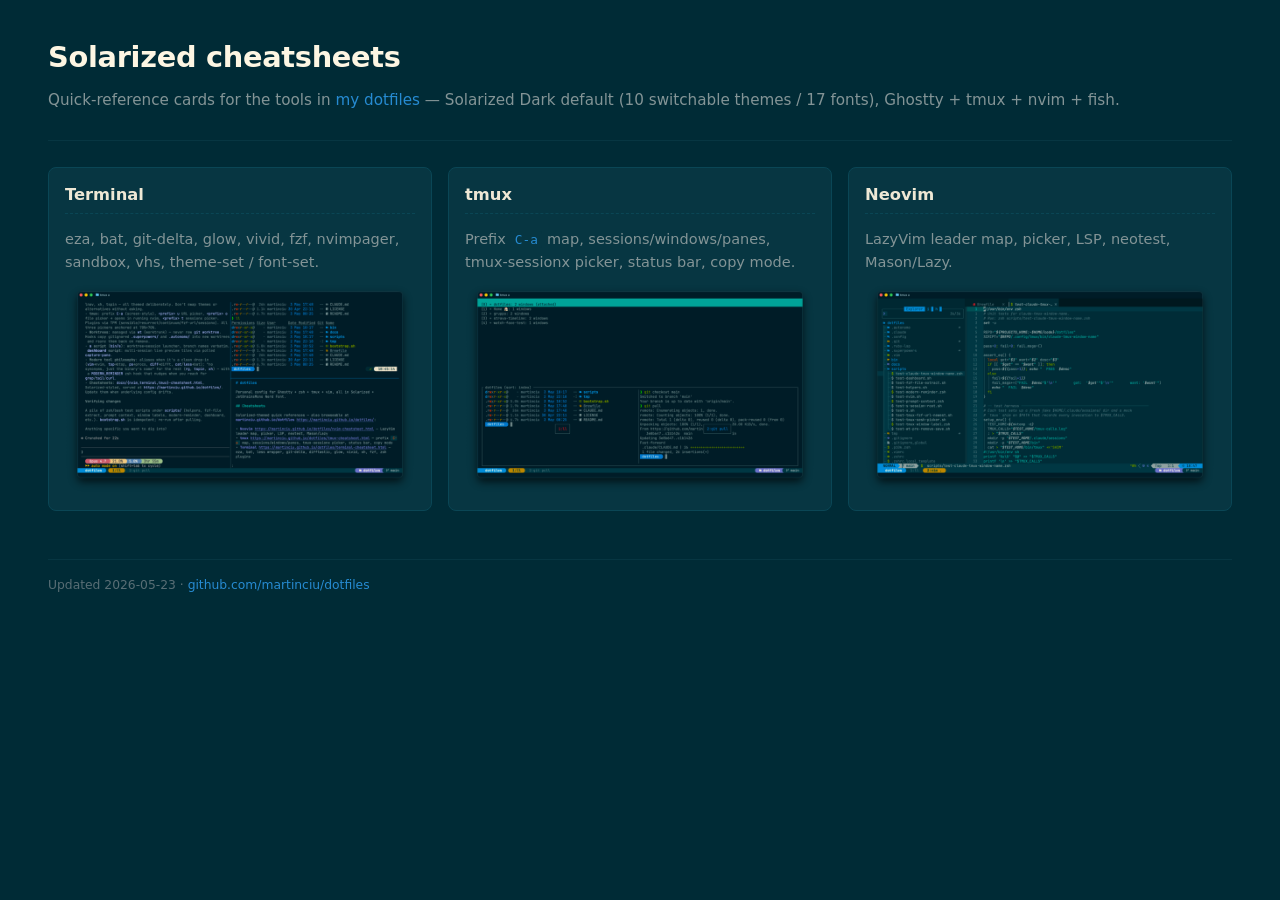
<file: docs/index.html>
<!doctype html>
<html lang="en">
<head>
<meta charset="utf-8" />
<meta name="viewport" content="width=device-width,initial-scale=1" />
<title>Solarized cheatsheets</title>
<link rel="stylesheet" href="style.css" />
<style>
  .card p { color: var(--base0); margin: .35rem 0 .6rem; }
  .card .shot { margin-bottom: 0; }
</style>
</head>
<body>
<header>
  <h1>Solarized cheatsheets</h1>
  <p class="sub">Quick-reference cards for the tools in
    <a href="https://github.com/martinciu/dotfiles">my dotfiles</a> —
    Solarized Dark default (10 switchable themes / 17 fonts), Ghostty + tmux + nvim + fish.</p>
</header>

<div class="grid">
  <a class="card" href="terminal-cheatsheet.html">
    <h3>Terminal</h3>
    <p>eza, bat, git-delta, glow, vivid, fzf, nvimpager, sandbox, vhs, theme-set / font-set.</p>
    <span class="shot">
      <img src="images/example_terminal-thumb.png"
           alt="Solarized Dark terminal showing eza, bat, git-delta, fzf"
           width="800" height="483" loading="lazy" />
    </span>
  </a>
  <a class="card" href="tmux-cheatsheet.html">
    <h3>tmux</h3>
    <p>Prefix <code>C-a</code> map, sessions/windows/panes, tmux-sessionx picker, status bar, copy mode.</p>
    <span class="shot">
      <img src="images/example_tmux-thumb.png"
           alt="tmux session in Solarized Dark with hand-rolled status bar"
           width="800" height="483" loading="lazy" />
    </span>
  </a>
  <a class="card" href="nvim-cheatsheet.html">
    <h3>Neovim</h3>
    <p>LazyVim leader map, picker, LSP, neotest, Mason/Lazy.</p>
    <span class="shot">
      <img src="images/example_vim-thumb.png"
           alt="Neovim with LazyVim, Solarized Dark, JetBrainsMono Nerd Font"
           width="800" height="483" loading="lazy" />
    </span>
  </a>
</div>

<footer>
  Updated 2026-05-23 ·
  <a href="https://github.com/martinciu/dotfiles">github.com/martinciu/dotfiles</a>
</footer>
</body>
</html>
</file>
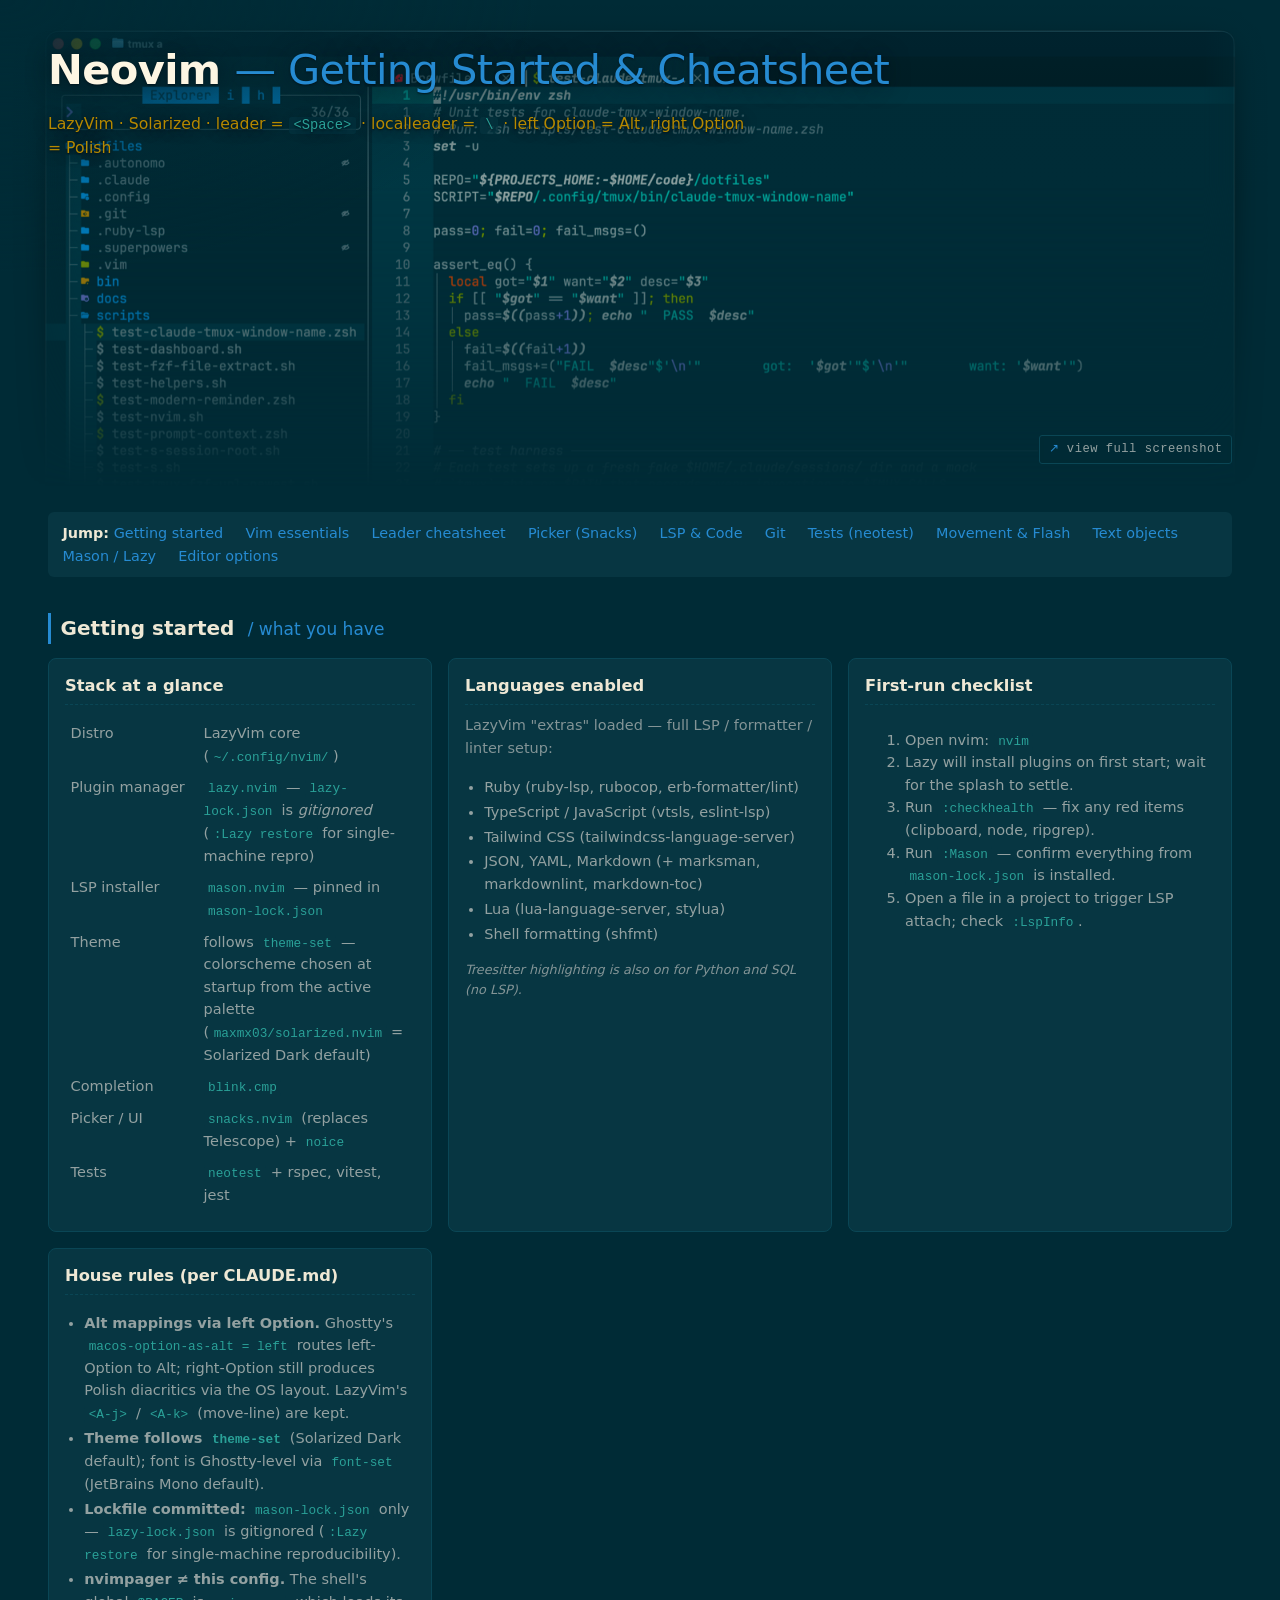
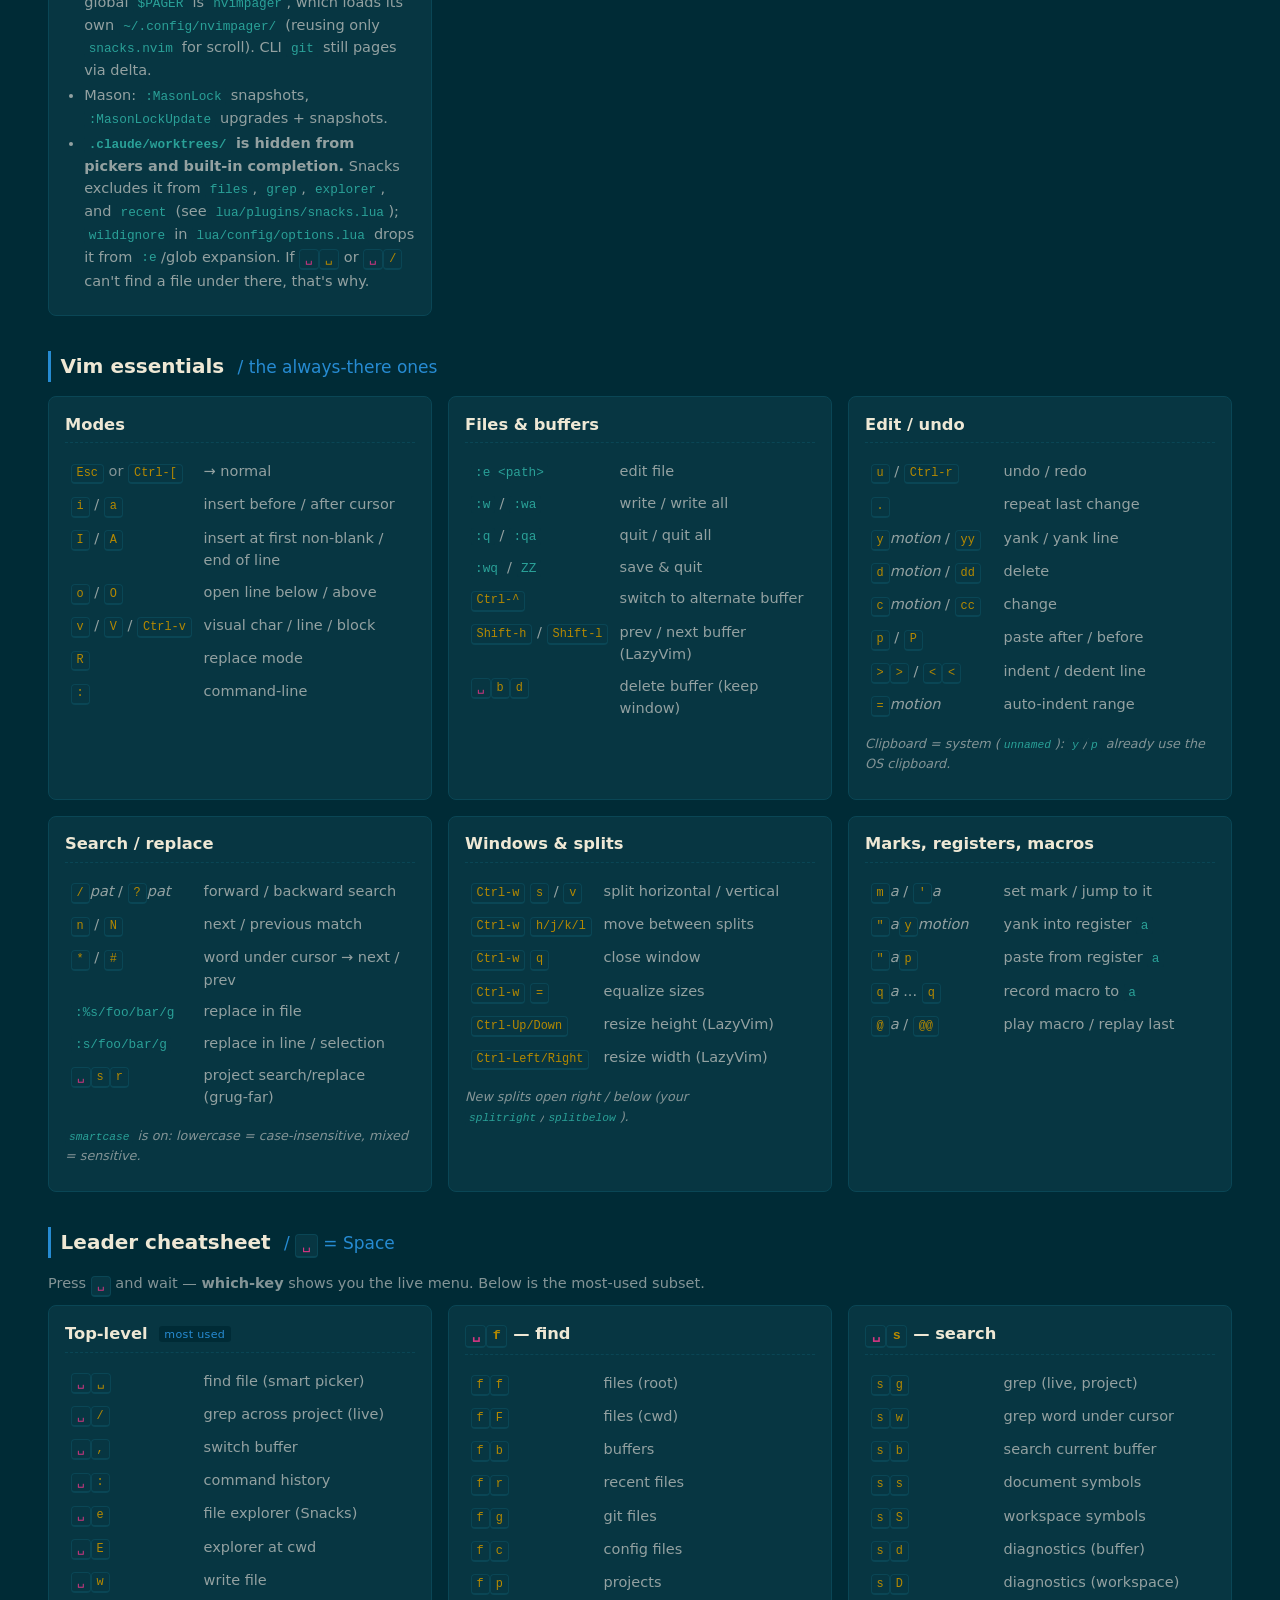
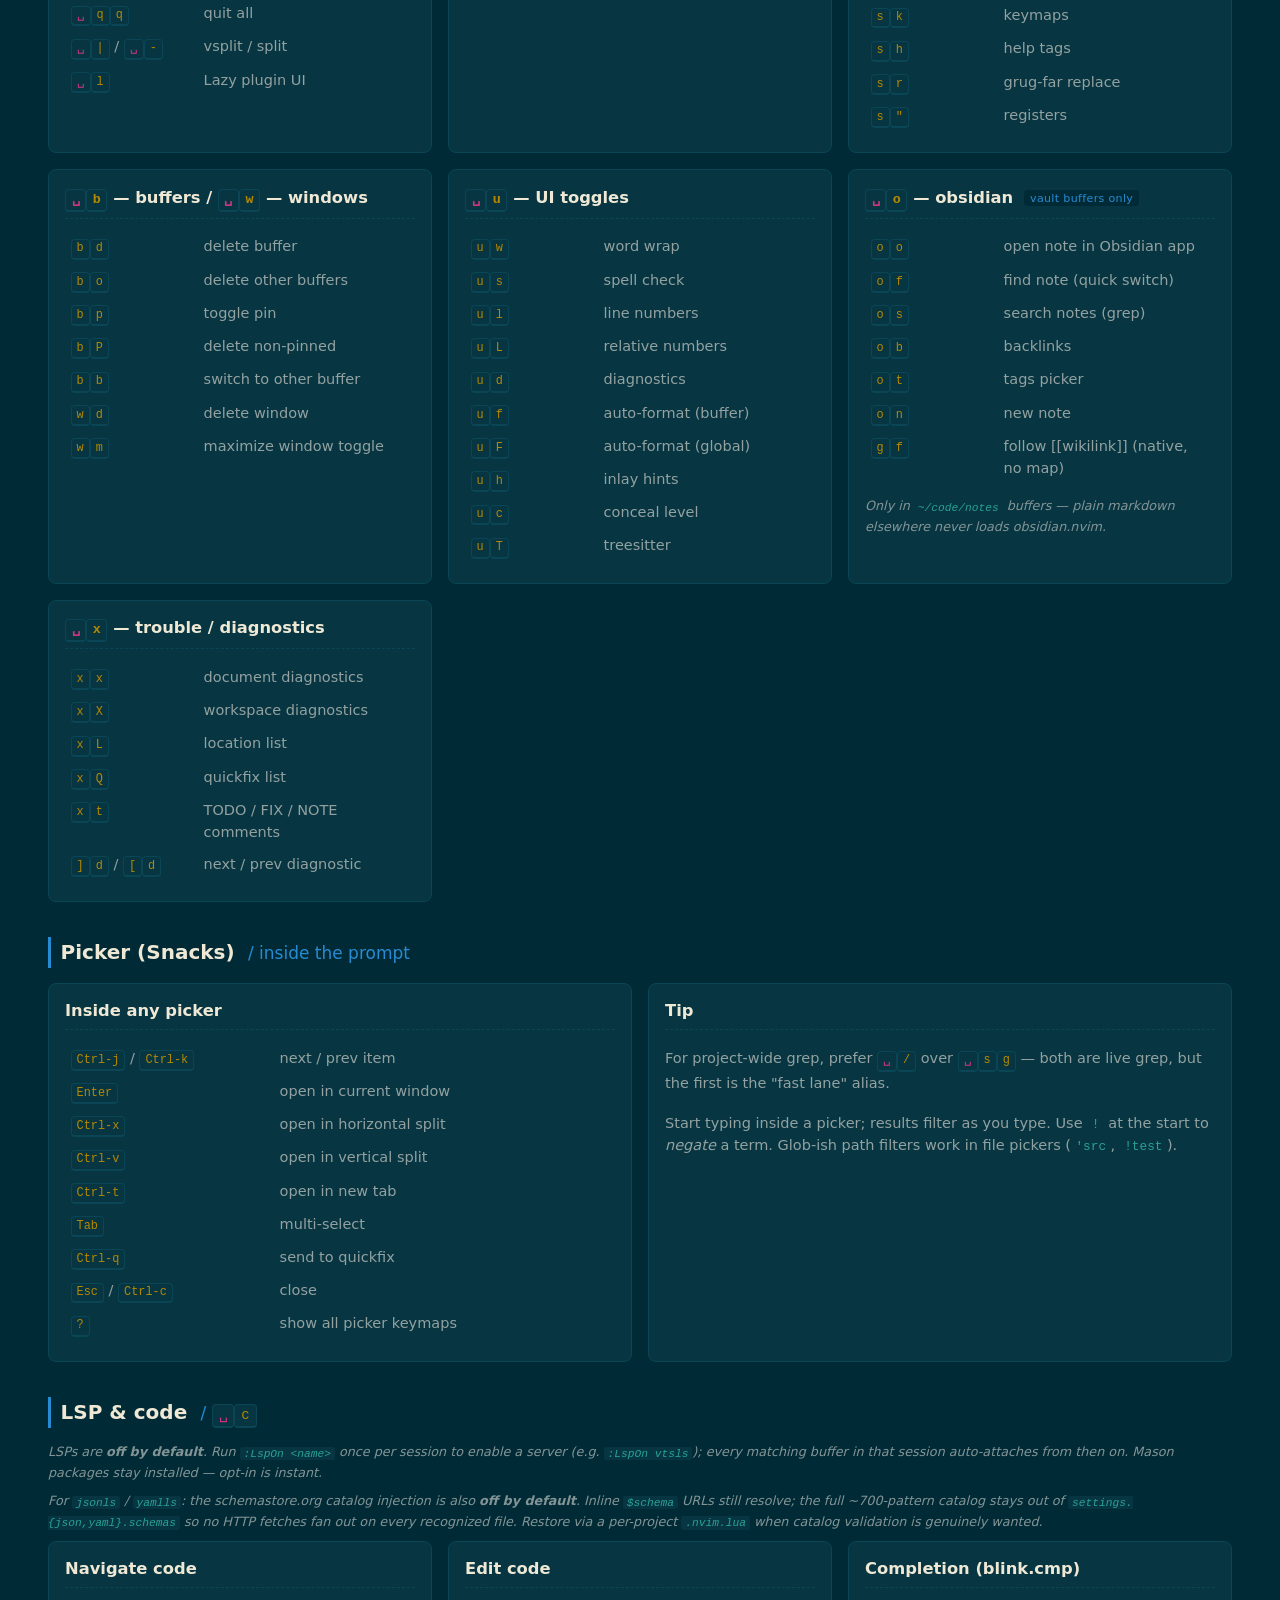
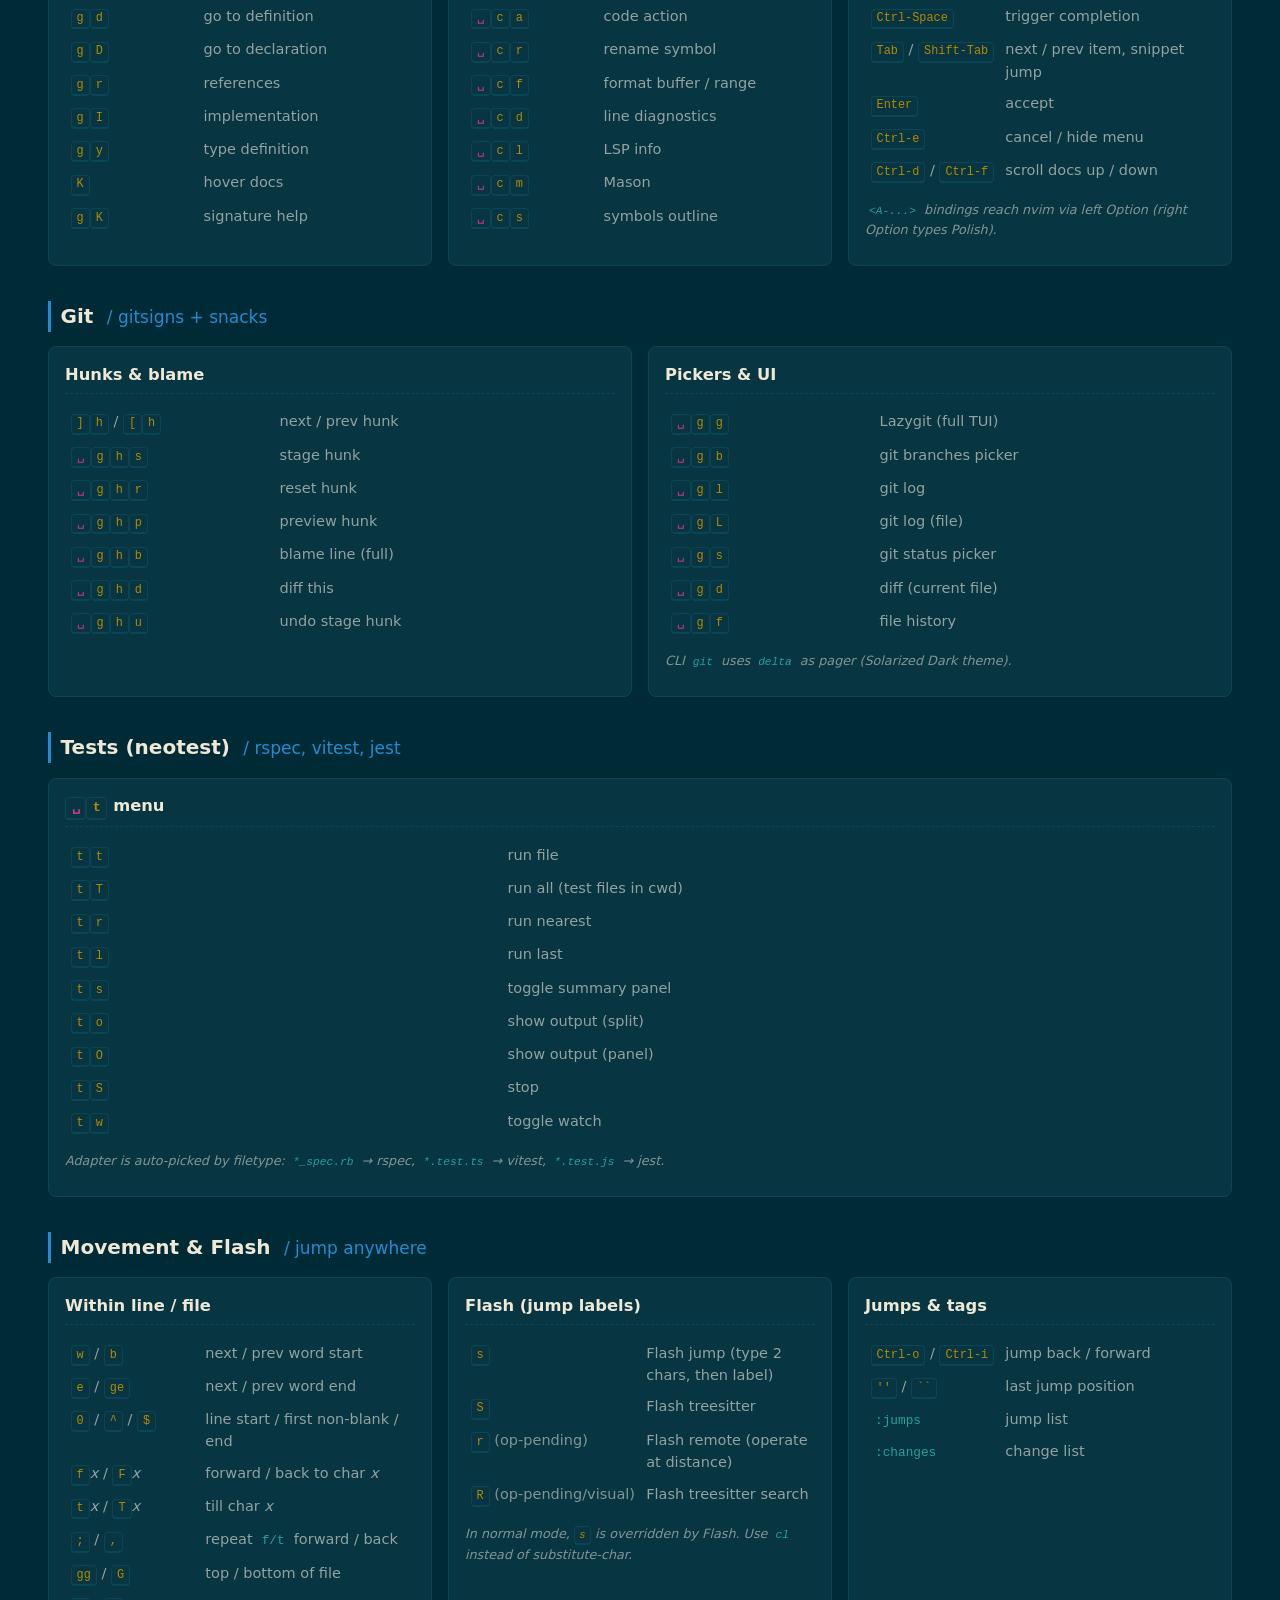
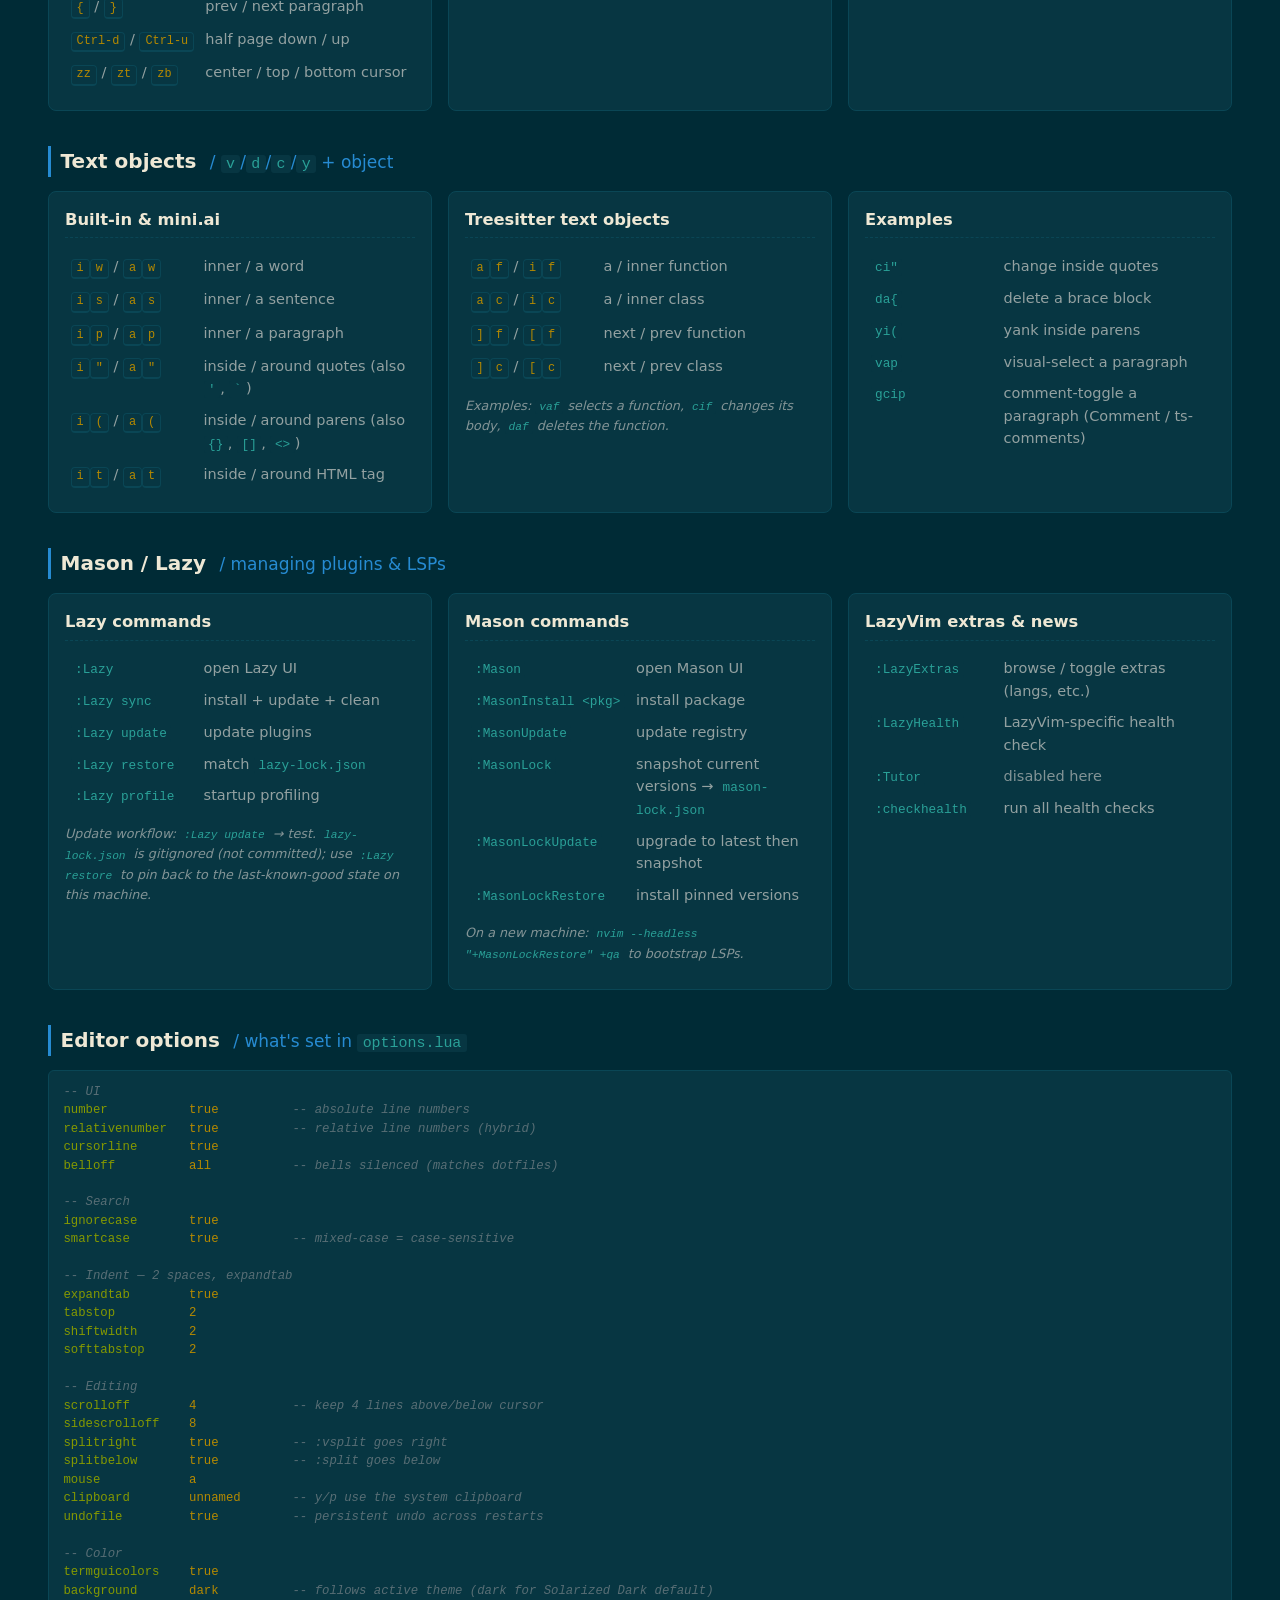
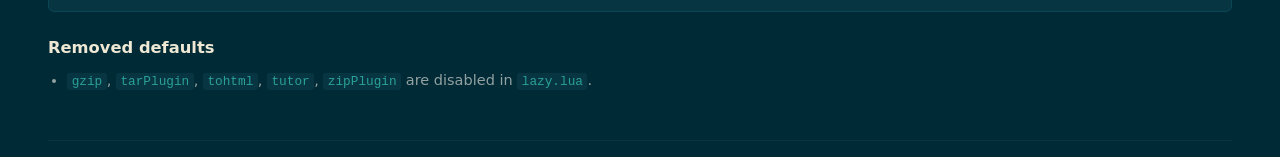
<file: docs/nvim-cheatsheet.html>
<!doctype html>
<html lang="en">
<head>
<meta charset="utf-8" />
<meta name="viewport" content="width=device-width,initial-scale=1" />
<title>Neovim — Getting Started &amp; Cheatsheet</title>
<link rel="stylesheet" href="style.css" />
<style>
  .k.leader { color: var(--magenta); }
  .k.mode   { color: var(--green); }
  td .sep   { color: var(--base01); margin: 0 .15em; }
</style>
</head>
<body>

<section class="hero-band">
  <a class="hero-img" href="images/example_vim.png" aria-label="Open full-size Neovim screenshot">
    <img src="images/example_vim-hero.png"
         alt="Neovim with LazyVim, Solarized Dark, JetBrainsMono Nerd Font"
         width="1600" height="967" loading="eager" />
  </a>
  <div class="hero-inner">
    <h1>Neovim <span class="accent">— Getting Started &amp; Cheatsheet</span></h1>
    <div class="sub">
      LazyVim &middot; Solarized &middot; leader = <code>&lt;Space&gt;</code> &middot; localleader = <code>\</code>
      &middot; <span class="accent">left Option = Alt</span>, right Option = Polish
    </div>
  </div>
  <a class="hero-cta" href="images/example_vim.png">view full screenshot</a>
</section>

<nav class="toc">
  <strong style="color:var(--base2)">Jump:</strong>
  <a href="#start">Getting started</a>
  <a href="#essentials">Vim essentials</a>
  <a href="#leader">Leader cheatsheet</a>
  <a href="#picker">Picker (Snacks)</a>
  <a href="#lsp">LSP &amp; Code</a>
  <a href="#git">Git</a>
  <a href="#test">Tests (neotest)</a>
  <a href="#nav">Movement &amp; Flash</a>
  <a href="#text">Text objects</a>
  <a href="#mason">Mason / Lazy</a>
  <a href="#options">Editor options</a>
</nav>

<!-- ═══════════════════════════════════════════════════════════════════════ -->
<h2 id="start">Getting started <span class="accent">/ what you have</span></h2>

<div class="grid">

  <div class="card">
    <h3>Stack at a glance</h3>
    <table>
      <tr><td class="key">Distro</td><td class="desc">LazyVim core (<code>~/.config/nvim/</code>)</td></tr>
      <tr><td class="key">Plugin manager</td><td class="desc"><code>lazy.nvim</code> — <code>lazy-lock.json</code> is <em>gitignored</em> (<code>:Lazy restore</code> for single-machine repro)</td></tr>
      <tr><td class="key">LSP installer</td><td class="desc"><code>mason.nvim</code> — pinned in <code>mason-lock.json</code></td></tr>
      <tr><td class="key">Theme</td><td class="desc">follows <code>theme-set</code> — colorscheme chosen at startup from the active palette (<code>maxmx03/solarized.nvim</code> = Solarized Dark default)</td></tr>
      <tr><td class="key">Completion</td><td class="desc"><code>blink.cmp</code></td></tr>
      <tr><td class="key">Picker / UI</td><td class="desc"><code>snacks.nvim</code> (replaces Telescope) + <code>noice</code></td></tr>
      <tr><td class="key">Tests</td><td class="desc"><code>neotest</code> + rspec, vitest, jest</td></tr>
    </table>
  </div>

  <div class="card">
    <h3>Languages enabled</h3>
    <p class="muted" style="margin-top:0">LazyVim "extras" loaded — full LSP / formatter / linter setup:</p>
    <ul class="compact">
      <li>Ruby (ruby-lsp, rubocop, erb-formatter/lint)</li>
      <li>TypeScript / JavaScript (vtsls, eslint-lsp)</li>
      <li>Tailwind CSS (tailwindcss-language-server)</li>
      <li>JSON, YAML, Markdown (+ marksman, markdownlint, markdown-toc)</li>
      <li>Lua (lua-language-server, stylua)</li>
      <li>Shell formatting (shfmt)</li>
    </ul>
    <p class="note">Treesitter highlighting is also on for Python and SQL (no LSP).</p>
  </div>

  <div class="card">
    <h3>First-run checklist</h3>
    <ol class="compact">
      <li>Open nvim: <code>nvim</code></li>
      <li>Lazy will install plugins on first start; wait for the splash to settle.</li>
      <li>Run <code>:checkhealth</code> — fix any red items (clipboard, node, ripgrep).</li>
      <li>Run <code>:Mason</code> — confirm everything from <code>mason-lock.json</code> is installed.</li>
      <li>Open a file in a project to trigger LSP attach; check <code>:LspInfo</code>.</li>
    </ol>
  </div>

  <div class="card">
    <h3>House rules (per CLAUDE.md)</h3>
    <ul class="compact">
      <li><strong>Alt mappings via left Option.</strong> Ghostty's <code>macos-option-as-alt = left</code> routes left-Option to Alt; right-Option still produces Polish diacritics via the OS layout. LazyVim's <code>&lt;A-j&gt;</code> / <code>&lt;A-k&gt;</code> (move-line) are kept.</li>
      <li><strong>Theme follows <code>theme-set</code></strong> (Solarized Dark default); font is Ghostty-level via <code>font-set</code> (JetBrains Mono default).</li>
      <li><strong>Lockfile committed:</strong> <code>mason-lock.json</code> only — <code>lazy-lock.json</code> is gitignored (<code>:Lazy restore</code> for single-machine reproducibility).</li>
      <li><strong>nvimpager ≠ this config.</strong> The shell's global <code>$PAGER</code> is <code>nvimpager</code>, which loads its own <code>~/.config/nvimpager/</code> (reusing only <code>snacks.nvim</code> for scroll). CLI <code>git</code> still pages via delta.</li>
      <li>Mason: <code>:MasonLock</code> snapshots, <code>:MasonLockUpdate</code> upgrades + snapshots.</li>
      <li><strong><code>.claude/worktrees/</code> is hidden from pickers and built-in completion.</strong>
        Snacks excludes it from <code>files</code>, <code>grep</code>, <code>explorer</code>, and <code>recent</code> (see <code>lua/plugins/snacks.lua</code>);
        <code>wildignore</code> in <code>lua/config/options.lua</code> drops it from <code>:e</code>/glob expansion.
        If <span class="k leader">␣</span><span class="k">␣</span> or <span class="k leader">␣</span><span class="k">/</span> can't find a file under there, that's why.</li>
    </ul>
  </div>

</div>

<!-- ═══════════════════════════════════════════════════════════════════════ -->
<h2 id="essentials">Vim essentials <span class="accent">/ the always-there ones</span></h2>

<div class="grid">

  <div class="card">
    <h3>Modes</h3>
    <table>
      <tr><td class="key"><span class="k">Esc</span> <span class="muted">or</span> <span class="k">Ctrl-[</span></td><td class="desc">→ normal</td></tr>
      <tr><td class="key"><span class="k">i</span> / <span class="k">a</span></td><td class="desc">insert before / after cursor</td></tr>
      <tr><td class="key"><span class="k">I</span> / <span class="k">A</span></td><td class="desc">insert at first non-blank / end of line</td></tr>
      <tr><td class="key"><span class="k">o</span> / <span class="k">O</span></td><td class="desc">open line below / above</td></tr>
      <tr><td class="key"><span class="k">v</span> / <span class="k">V</span> / <span class="k">Ctrl-v</span></td><td class="desc">visual char / line / block</td></tr>
      <tr><td class="key"><span class="k">R</span></td><td class="desc">replace mode</td></tr>
      <tr><td class="key"><span class="k">:</span></td><td class="desc">command-line</td></tr>
    </table>
  </div>

  <div class="card">
    <h3>Files &amp; buffers</h3>
    <table>
      <tr><td class="key"><code>:e &lt;path&gt;</code></td><td class="desc">edit file</td></tr>
      <tr><td class="key"><code>:w</code> / <code>:wa</code></td><td class="desc">write / write all</td></tr>
      <tr><td class="key"><code>:q</code> / <code>:qa</code></td><td class="desc">quit / quit all</td></tr>
      <tr><td class="key"><code>:wq</code> / <code>ZZ</code></td><td class="desc">save &amp; quit</td></tr>
      <tr><td class="key"><span class="k">Ctrl-^</span></td><td class="desc">switch to alternate buffer</td></tr>
      <tr><td class="key"><span class="k">Shift-h</span> / <span class="k">Shift-l</span></td><td class="desc">prev / next buffer (LazyVim)</td></tr>
      <tr><td class="key"><span class="k leader">␣</span><span class="k">b</span><span class="k">d</span></td><td class="desc">delete buffer (keep window)</td></tr>
    </table>
  </div>

  <div class="card">
    <h3>Edit / undo</h3>
    <table>
      <tr><td class="key"><span class="k">u</span> / <span class="k">Ctrl-r</span></td><td class="desc">undo / redo</td></tr>
      <tr><td class="key"><span class="k">.</span></td><td class="desc">repeat last change</td></tr>
      <tr><td class="key"><span class="k">y</span><i>motion</i> / <span class="k">yy</span></td><td class="desc">yank / yank line</td></tr>
      <tr><td class="key"><span class="k">d</span><i>motion</i> / <span class="k">dd</span></td><td class="desc">delete</td></tr>
      <tr><td class="key"><span class="k">c</span><i>motion</i> / <span class="k">cc</span></td><td class="desc">change</td></tr>
      <tr><td class="key"><span class="k">p</span> / <span class="k">P</span></td><td class="desc">paste after / before</td></tr>
      <tr><td class="key"><span class="k">&gt;</span><span class="k">&gt;</span> / <span class="k">&lt;</span><span class="k">&lt;</span></td><td class="desc">indent / dedent line</td></tr>
      <tr><td class="key"><span class="k">=</span><i>motion</i></td><td class="desc">auto-indent range</td></tr>
    </table>
    <p class="note">Clipboard = system (<code>unnamed</code>): <code>y</code>/<code>p</code> already use the OS clipboard.</p>
  </div>

  <div class="card">
    <h3>Search / replace</h3>
    <table>
      <tr><td class="key"><span class="k">/</span><i>pat</i> / <span class="k">?</span><i>pat</i></td><td class="desc">forward / backward search</td></tr>
      <tr><td class="key"><span class="k">n</span> / <span class="k">N</span></td><td class="desc">next / previous match</td></tr>
      <tr><td class="key"><span class="k">*</span> / <span class="k">#</span></td><td class="desc">word under cursor → next / prev</td></tr>
      <tr><td class="key"><code>:%s/foo/bar/g</code></td><td class="desc">replace in file</td></tr>
      <tr><td class="key"><code>:s/foo/bar/g</code></td><td class="desc">replace in line / selection</td></tr>
      <tr><td class="key"><span class="k leader">␣</span><span class="k">s</span><span class="k">r</span></td><td class="desc">project search/replace (grug-far)</td></tr>
    </table>
    <p class="note"><code>smartcase</code> is on: lowercase = case-insensitive, mixed = sensitive.</p>
  </div>

  <div class="card">
    <h3>Windows &amp; splits</h3>
    <table>
      <tr><td class="key"><span class="k">Ctrl-w</span> <span class="k">s</span> / <span class="k">v</span></td><td class="desc">split horizontal / vertical</td></tr>
      <tr><td class="key"><span class="k">Ctrl-w</span> <span class="k">h/j/k/l</span></td><td class="desc">move between splits</td></tr>
      <tr><td class="key"><span class="k">Ctrl-w</span> <span class="k">q</span></td><td class="desc">close window</td></tr>
      <tr><td class="key"><span class="k">Ctrl-w</span> <span class="k">=</span></td><td class="desc">equalize sizes</td></tr>
      <tr><td class="key"><span class="k">Ctrl-Up/Down</span></td><td class="desc">resize height (LazyVim)</td></tr>
      <tr><td class="key"><span class="k">Ctrl-Left/Right</span></td><td class="desc">resize width (LazyVim)</td></tr>
    </table>
    <p class="note">New splits open <em>right</em> / <em>below</em> (your <code>splitright</code>/<code>splitbelow</code>).</p>
  </div>

  <div class="card">
    <h3>Marks, registers, macros</h3>
    <table>
      <tr><td class="key"><span class="k">m</span><i>a</i> / <span class="k">'</span><i>a</i></td><td class="desc">set mark / jump to it</td></tr>
      <tr><td class="key"><span class="k">"</span><i>a</i><span class="k">y</span><i>motion</i></td><td class="desc">yank into register <code>a</code></td></tr>
      <tr><td class="key"><span class="k">"</span><i>a</i><span class="k">p</span></td><td class="desc">paste from register <code>a</code></td></tr>
      <tr><td class="key"><span class="k">q</span><i>a</i> ... <span class="k">q</span></td><td class="desc">record macro to <code>a</code></td></tr>
      <tr><td class="key"><span class="k">@</span><i>a</i> / <span class="k">@@</span></td><td class="desc">play macro / replay last</td></tr>
    </table>
  </div>

</div>

<!-- ═══════════════════════════════════════════════════════════════════════ -->
<h2 id="leader">Leader cheatsheet <span class="accent">/ <span class="k leader">␣</span> = Space</span></h2>

<p class="muted">
  Press <span class="k leader">␣</span> and wait — <strong>which-key</strong> shows you the live menu.
  Below is the most-used subset.
</p>

<div class="grid">

  <div class="card">
    <h3>Top-level <span class="pill">most used</span></h3>
    <table>
      <tr><td class="key"><span class="k leader">␣</span><span class="k">␣</span></td><td class="desc">find file (smart picker)</td></tr>
      <tr><td class="key"><span class="k leader">␣</span><span class="k">/</span></td><td class="desc">grep across project (live)</td></tr>
      <tr><td class="key"><span class="k leader">␣</span><span class="k">,</span></td><td class="desc">switch buffer</td></tr>
      <tr><td class="key"><span class="k leader">␣</span><span class="k">:</span></td><td class="desc">command history</td></tr>
      <tr><td class="key"><span class="k leader">␣</span><span class="k">e</span></td><td class="desc">file explorer (Snacks)</td></tr>
      <tr><td class="key"><span class="k leader">␣</span><span class="k">E</span></td><td class="desc">explorer at cwd</td></tr>
      <tr><td class="key"><span class="k leader">␣</span><span class="k">w</span></td><td class="desc">write file</td></tr>
      <tr><td class="key"><span class="k leader">␣</span><span class="k">q</span><span class="k">q</span></td><td class="desc">quit all</td></tr>
      <tr><td class="key"><span class="k leader">␣</span><span class="k">|</span> / <span class="k leader">␣</span><span class="k">-</span></td><td class="desc">vsplit / split</td></tr>
      <tr><td class="key"><span class="k leader">␣</span><span class="k">l</span></td><td class="desc">Lazy plugin UI</td></tr>
    </table>
  </div>

  <div class="card">
    <h3><span class="k leader">␣</span><span class="k">f</span> &mdash; find</h3>
    <table>
      <tr><td class="key"><span class="k">f</span><span class="k">f</span></td><td class="desc">files (root)</td></tr>
      <tr><td class="key"><span class="k">f</span><span class="k">F</span></td><td class="desc">files (cwd)</td></tr>
      <tr><td class="key"><span class="k">f</span><span class="k">b</span></td><td class="desc">buffers</td></tr>
      <tr><td class="key"><span class="k">f</span><span class="k">r</span></td><td class="desc">recent files</td></tr>
      <tr><td class="key"><span class="k">f</span><span class="k">g</span></td><td class="desc">git files</td></tr>
      <tr><td class="key"><span class="k">f</span><span class="k">c</span></td><td class="desc">config files</td></tr>
      <tr><td class="key"><span class="k">f</span><span class="k">p</span></td><td class="desc">projects</td></tr>
    </table>
  </div>

  <div class="card">
    <h3><span class="k leader">␣</span><span class="k">s</span> &mdash; search</h3>
    <table>
      <tr><td class="key"><span class="k">s</span><span class="k">g</span></td><td class="desc">grep (live, project)</td></tr>
      <tr><td class="key"><span class="k">s</span><span class="k">w</span></td><td class="desc">grep word under cursor</td></tr>
      <tr><td class="key"><span class="k">s</span><span class="k">b</span></td><td class="desc">search current buffer</td></tr>
      <tr><td class="key"><span class="k">s</span><span class="k">s</span></td><td class="desc">document symbols</td></tr>
      <tr><td class="key"><span class="k">s</span><span class="k">S</span></td><td class="desc">workspace symbols</td></tr>
      <tr><td class="key"><span class="k">s</span><span class="k">d</span></td><td class="desc">diagnostics (buffer)</td></tr>
      <tr><td class="key"><span class="k">s</span><span class="k">D</span></td><td class="desc">diagnostics (workspace)</td></tr>
      <tr><td class="key"><span class="k">s</span><span class="k">k</span></td><td class="desc">keymaps</td></tr>
      <tr><td class="key"><span class="k">s</span><span class="k">h</span></td><td class="desc">help tags</td></tr>
      <tr><td class="key"><span class="k">s</span><span class="k">r</span></td><td class="desc">grug-far replace</td></tr>
      <tr><td class="key"><span class="k">s</span><span class="k">"</span></td><td class="desc">registers</td></tr>
    </table>
  </div>

  <div class="card">
    <h3><span class="k leader">␣</span><span class="k">b</span> &mdash; buffers / <span class="k leader">␣</span><span class="k">w</span> &mdash; windows</h3>
    <table>
      <tr><td class="key"><span class="k">b</span><span class="k">d</span></td><td class="desc">delete buffer</td></tr>
      <tr><td class="key"><span class="k">b</span><span class="k">o</span></td><td class="desc">delete other buffers</td></tr>
      <tr><td class="key"><span class="k">b</span><span class="k">p</span></td><td class="desc">toggle pin</td></tr>
      <tr><td class="key"><span class="k">b</span><span class="k">P</span></td><td class="desc">delete non-pinned</td></tr>
      <tr><td class="key"><span class="k">b</span><span class="k">b</span></td><td class="desc">switch to other buffer</td></tr>
      <tr><td class="key"><span class="k">w</span><span class="k">d</span></td><td class="desc">delete window</td></tr>
      <tr><td class="key"><span class="k">w</span><span class="k">m</span></td><td class="desc">maximize window toggle</td></tr>
    </table>
  </div>

  <div class="card">
    <h3><span class="k leader">␣</span><span class="k">u</span> &mdash; UI toggles</h3>
    <table>
      <tr><td class="key"><span class="k">u</span><span class="k">w</span></td><td class="desc">word wrap</td></tr>
      <tr><td class="key"><span class="k">u</span><span class="k">s</span></td><td class="desc">spell check</td></tr>
      <tr><td class="key"><span class="k">u</span><span class="k">l</span></td><td class="desc">line numbers</td></tr>
      <tr><td class="key"><span class="k">u</span><span class="k">L</span></td><td class="desc">relative numbers</td></tr>
      <tr><td class="key"><span class="k">u</span><span class="k">d</span></td><td class="desc">diagnostics</td></tr>
      <tr><td class="key"><span class="k">u</span><span class="k">f</span></td><td class="desc">auto-format (buffer)</td></tr>
      <tr><td class="key"><span class="k">u</span><span class="k">F</span></td><td class="desc">auto-format (global)</td></tr>
      <tr><td class="key"><span class="k">u</span><span class="k">h</span></td><td class="desc">inlay hints</td></tr>
      <tr><td class="key"><span class="k">u</span><span class="k">c</span></td><td class="desc">conceal level</td></tr>
      <tr><td class="key"><span class="k">u</span><span class="k">T</span></td><td class="desc">treesitter</td></tr>
    </table>
  </div>

  <div class="card">
    <h3><span class="k leader">␣</span><span class="k">o</span> &mdash; obsidian <span class="pill">vault buffers only</span></h3>
    <table>
      <tr><td class="key"><span class="k">o</span><span class="k">o</span></td><td class="desc">open note in Obsidian app</td></tr>
      <tr><td class="key"><span class="k">o</span><span class="k">f</span></td><td class="desc">find note (quick switch)</td></tr>
      <tr><td class="key"><span class="k">o</span><span class="k">s</span></td><td class="desc">search notes (grep)</td></tr>
      <tr><td class="key"><span class="k">o</span><span class="k">b</span></td><td class="desc">backlinks</td></tr>
      <tr><td class="key"><span class="k">o</span><span class="k">t</span></td><td class="desc">tags picker</td></tr>
      <tr><td class="key"><span class="k">o</span><span class="k">n</span></td><td class="desc">new note</td></tr>
      <tr><td class="key"><span class="k">g</span><span class="k">f</span></td><td class="desc">follow [[wikilink]] (native, no map)</td></tr>
    </table>
    <p class="note">Only in <code>~/code/notes</code> buffers — plain markdown elsewhere never loads obsidian.nvim.</p>
  </div>

  <div class="card">
    <h3><span class="k leader">␣</span><span class="k">x</span> &mdash; trouble / diagnostics</h3>
    <table>
      <tr><td class="key"><span class="k">x</span><span class="k">x</span></td><td class="desc">document diagnostics</td></tr>
      <tr><td class="key"><span class="k">x</span><span class="k">X</span></td><td class="desc">workspace diagnostics</td></tr>
      <tr><td class="key"><span class="k">x</span><span class="k">L</span></td><td class="desc">location list</td></tr>
      <tr><td class="key"><span class="k">x</span><span class="k">Q</span></td><td class="desc">quickfix list</td></tr>
      <tr><td class="key"><span class="k">x</span><span class="k">t</span></td><td class="desc">TODO / FIX / NOTE comments</td></tr>
      <tr><td class="key"><span class="k">]</span><span class="k">d</span> / <span class="k">[</span><span class="k">d</span></td><td class="desc">next / prev diagnostic</td></tr>
    </table>
  </div>

</div>

<!-- ═══════════════════════════════════════════════════════════════════════ -->
<h2 id="picker">Picker (Snacks) <span class="accent">/ inside the prompt</span></h2>

<div class="grid">

  <div class="card">
    <h3>Inside any picker</h3>
    <table>
      <tr><td class="key"><span class="k">Ctrl-j</span> / <span class="k">Ctrl-k</span></td><td class="desc">next / prev item</td></tr>
      <tr><td class="key"><span class="k">Enter</span></td><td class="desc">open in current window</td></tr>
      <tr><td class="key"><span class="k">Ctrl-x</span></td><td class="desc">open in horizontal split</td></tr>
      <tr><td class="key"><span class="k">Ctrl-v</span></td><td class="desc">open in vertical split</td></tr>
      <tr><td class="key"><span class="k">Ctrl-t</span></td><td class="desc">open in new tab</td></tr>
      <tr><td class="key"><span class="k">Tab</span></td><td class="desc">multi-select</td></tr>
      <tr><td class="key"><span class="k">Ctrl-q</span></td><td class="desc">send to quickfix</td></tr>
      <tr><td class="key"><span class="k">Esc</span> / <span class="k">Ctrl-c</span></td><td class="desc">close</td></tr>
      <tr><td class="key"><span class="k">?</span></td><td class="desc">show all picker keymaps</td></tr>
    </table>
  </div>

  <div class="card">
    <h3>Tip</h3>
    <p>For project-wide grep, prefer <span class="k leader">␣</span><span class="k">/</span> over <span class="k leader">␣</span><span class="k">s</span><span class="k">g</span> &mdash; both are live grep, but the first is the "fast lane" alias.</p>
    <p>Start typing inside a picker; results filter as you type. Use <code>!</code> at the start to <em>negate</em> a term. Glob-ish path filters work in file pickers (<code>'src</code>, <code>!test</code>).</p>
  </div>

</div>

<!-- ═══════════════════════════════════════════════════════════════════════ -->
<h2 id="lsp">LSP &amp; code <span class="accent">/ <span class="k leader">␣</span><span class="k">c</span></span></h2>

<p class="note">LSPs are <strong>off by default</strong>. Run <code>:LspOn &lt;name&gt;</code> once per session to enable a server (e.g. <code>:LspOn vtsls</code>); every matching buffer in that session auto-attaches from then on. Mason packages stay installed — opt-in is instant.</p>

<p class="note">For <code>jsonls</code> / <code>yamlls</code>: the schemastore.org catalog injection is also <strong>off by default</strong>. Inline <code>$schema</code> URLs still resolve; the full ~700-pattern catalog stays out of <code>settings.{json,yaml}.schemas</code> so no HTTP fetches fan out on every recognized file. Restore via a per-project <code>.nvim.lua</code> when catalog validation is genuinely wanted.</p>

<div class="grid">

  <div class="card">
    <h3>Navigate code</h3>
    <table>
      <tr><td class="key"><span class="k">g</span><span class="k">d</span></td><td class="desc">go to definition</td></tr>
      <tr><td class="key"><span class="k">g</span><span class="k">D</span></td><td class="desc">go to declaration</td></tr>
      <tr><td class="key"><span class="k">g</span><span class="k">r</span></td><td class="desc">references</td></tr>
      <tr><td class="key"><span class="k">g</span><span class="k">I</span></td><td class="desc">implementation</td></tr>
      <tr><td class="key"><span class="k">g</span><span class="k">y</span></td><td class="desc">type definition</td></tr>
      <tr><td class="key"><span class="k">K</span></td><td class="desc">hover docs</td></tr>
      <tr><td class="key"><span class="k">g</span><span class="k">K</span></td><td class="desc">signature help</td></tr>
    </table>
  </div>

  <div class="card">
    <h3>Edit code</h3>
    <table>
      <tr><td class="key"><span class="k leader">␣</span><span class="k">c</span><span class="k">a</span></td><td class="desc">code action</td></tr>
      <tr><td class="key"><span class="k leader">␣</span><span class="k">c</span><span class="k">r</span></td><td class="desc">rename symbol</td></tr>
      <tr><td class="key"><span class="k leader">␣</span><span class="k">c</span><span class="k">f</span></td><td class="desc">format buffer / range</td></tr>
      <tr><td class="key"><span class="k leader">␣</span><span class="k">c</span><span class="k">d</span></td><td class="desc">line diagnostics</td></tr>
      <tr><td class="key"><span class="k leader">␣</span><span class="k">c</span><span class="k">l</span></td><td class="desc">LSP info</td></tr>
      <tr><td class="key"><span class="k leader">␣</span><span class="k">c</span><span class="k">m</span></td><td class="desc">Mason</td></tr>
      <tr><td class="key"><span class="k leader">␣</span><span class="k">c</span><span class="k">s</span></td><td class="desc">symbols outline</td></tr>
    </table>
  </div>

  <div class="card">
    <h3>Completion (blink.cmp)</h3>
    <table>
      <tr><td class="key"><span class="k">Ctrl-Space</span></td><td class="desc">trigger completion</td></tr>
      <tr><td class="key"><span class="k">Tab</span> / <span class="k">Shift-Tab</span></td><td class="desc">next / prev item, snippet jump</td></tr>
      <tr><td class="key"><span class="k">Enter</span></td><td class="desc">accept</td></tr>
      <tr><td class="key"><span class="k">Ctrl-e</span></td><td class="desc">cancel / hide menu</td></tr>
      <tr><td class="key"><span class="k">Ctrl-d</span> / <span class="k">Ctrl-f</span></td><td class="desc">scroll docs up / down</td></tr>
    </table>
    <p class="note"><code>&lt;A-...&gt;</code> bindings reach nvim via left Option (right Option types Polish).</p>
  </div>

</div>

<!-- ═══════════════════════════════════════════════════════════════════════ -->
<h2 id="git">Git <span class="accent">/ gitsigns + snacks</span></h2>

<div class="grid">

  <div class="card">
    <h3>Hunks &amp; blame</h3>
    <table>
      <tr><td class="key"><span class="k">]</span><span class="k">h</span> / <span class="k">[</span><span class="k">h</span></td><td class="desc">next / prev hunk</td></tr>
      <tr><td class="key"><span class="k leader">␣</span><span class="k">g</span><span class="k">h</span><span class="k">s</span></td><td class="desc">stage hunk</td></tr>
      <tr><td class="key"><span class="k leader">␣</span><span class="k">g</span><span class="k">h</span><span class="k">r</span></td><td class="desc">reset hunk</td></tr>
      <tr><td class="key"><span class="k leader">␣</span><span class="k">g</span><span class="k">h</span><span class="k">p</span></td><td class="desc">preview hunk</td></tr>
      <tr><td class="key"><span class="k leader">␣</span><span class="k">g</span><span class="k">h</span><span class="k">b</span></td><td class="desc">blame line (full)</td></tr>
      <tr><td class="key"><span class="k leader">␣</span><span class="k">g</span><span class="k">h</span><span class="k">d</span></td><td class="desc">diff this</td></tr>
      <tr><td class="key"><span class="k leader">␣</span><span class="k">g</span><span class="k">h</span><span class="k">u</span></td><td class="desc">undo stage hunk</td></tr>
    </table>
  </div>

  <div class="card">
    <h3>Pickers &amp; UI</h3>
    <table>
      <tr><td class="key"><span class="k leader">␣</span><span class="k">g</span><span class="k">g</span></td><td class="desc">Lazygit (full TUI)</td></tr>
      <tr><td class="key"><span class="k leader">␣</span><span class="k">g</span><span class="k">b</span></td><td class="desc">git branches picker</td></tr>
      <tr><td class="key"><span class="k leader">␣</span><span class="k">g</span><span class="k">l</span></td><td class="desc">git log</td></tr>
      <tr><td class="key"><span class="k leader">␣</span><span class="k">g</span><span class="k">L</span></td><td class="desc">git log (file)</td></tr>
      <tr><td class="key"><span class="k leader">␣</span><span class="k">g</span><span class="k">s</span></td><td class="desc">git status picker</td></tr>
      <tr><td class="key"><span class="k leader">␣</span><span class="k">g</span><span class="k">d</span></td><td class="desc">diff (current file)</td></tr>
      <tr><td class="key"><span class="k leader">␣</span><span class="k">g</span><span class="k">f</span></td><td class="desc">file history</td></tr>
    </table>
    <p class="note">CLI <code>git</code> uses <code>delta</code> as pager (Solarized Dark theme).</p>
  </div>

</div>

<!-- ═══════════════════════════════════════════════════════════════════════ -->
<h2 id="test">Tests (neotest) <span class="accent">/ rspec, vitest, jest</span></h2>

<div class="grid">

  <div class="card">
    <h3><span class="k leader">␣</span><span class="k">t</span> menu</h3>
    <table>
      <tr><td class="key"><span class="k">t</span><span class="k">t</span></td><td class="desc">run file</td></tr>
      <tr><td class="key"><span class="k">t</span><span class="k">T</span></td><td class="desc">run all (test files in cwd)</td></tr>
      <tr><td class="key"><span class="k">t</span><span class="k">r</span></td><td class="desc">run nearest</td></tr>
      <tr><td class="key"><span class="k">t</span><span class="k">l</span></td><td class="desc">run last</td></tr>
      <tr><td class="key"><span class="k">t</span><span class="k">s</span></td><td class="desc">toggle summary panel</td></tr>
      <tr><td class="key"><span class="k">t</span><span class="k">o</span></td><td class="desc">show output (split)</td></tr>
      <tr><td class="key"><span class="k">t</span><span class="k">O</span></td><td class="desc">show output (panel)</td></tr>
      <tr><td class="key"><span class="k">t</span><span class="k">S</span></td><td class="desc">stop</td></tr>
      <tr><td class="key"><span class="k">t</span><span class="k">w</span></td><td class="desc">toggle watch</td></tr>
    </table>
    <p class="note">Adapter is auto-picked by filetype: <code>*_spec.rb</code> → rspec, <code>*.test.ts</code> → vitest, <code>*.test.js</code> → jest.</p>
  </div>

</div>

<!-- ═══════════════════════════════════════════════════════════════════════ -->
<h2 id="nav">Movement &amp; Flash <span class="accent">/ jump anywhere</span></h2>

<div class="grid">

  <div class="card">
    <h3>Within line / file</h3>
    <table>
      <tr><td class="key"><span class="k">w</span> / <span class="k">b</span></td><td class="desc">next / prev word start</td></tr>
      <tr><td class="key"><span class="k">e</span> / <span class="k">ge</span></td><td class="desc">next / prev word end</td></tr>
      <tr><td class="key"><span class="k">0</span> / <span class="k">^</span> / <span class="k">$</span></td><td class="desc">line start / first non-blank / end</td></tr>
      <tr><td class="key"><span class="k">f</span><i>x</i> / <span class="k">F</span><i>x</i></td><td class="desc">forward / back to char <i>x</i></td></tr>
      <tr><td class="key"><span class="k">t</span><i>x</i> / <span class="k">T</span><i>x</i></td><td class="desc">till char <i>x</i></td></tr>
      <tr><td class="key"><span class="k">;</span> / <span class="k">,</span></td><td class="desc">repeat <code>f/t</code> forward / back</td></tr>
      <tr><td class="key"><span class="k">gg</span> / <span class="k">G</span></td><td class="desc">top / bottom of file</td></tr>
      <tr><td class="key"><span class="k">{</span> / <span class="k">}</span></td><td class="desc">prev / next paragraph</td></tr>
      <tr><td class="key"><span class="k">Ctrl-d</span> / <span class="k">Ctrl-u</span></td><td class="desc">half page down / up</td></tr>
      <tr><td class="key"><span class="k">zz</span> / <span class="k">zt</span> / <span class="k">zb</span></td><td class="desc">center / top / bottom cursor</td></tr>
    </table>
  </div>

  <div class="card">
    <h3>Flash (jump labels)</h3>
    <table>
      <tr><td class="key"><span class="k">s</span></td><td class="desc">Flash jump (type 2 chars, then label)</td></tr>
      <tr><td class="key"><span class="k">S</span></td><td class="desc">Flash treesitter</td></tr>
      <tr><td class="key"><span class="k">r</span> <span class="muted">(op-pending)</span></td><td class="desc">Flash remote (operate at distance)</td></tr>
      <tr><td class="key"><span class="k">R</span> <span class="muted">(op-pending/visual)</span></td><td class="desc">Flash treesitter search</td></tr>
    </table>
    <p class="note">In normal mode, <span class="k">s</span> is overridden by Flash. Use <code>cl</code> instead of substitute-char.</p>
  </div>

  <div class="card">
    <h3>Jumps &amp; tags</h3>
    <table>
      <tr><td class="key"><span class="k">Ctrl-o</span> / <span class="k">Ctrl-i</span></td><td class="desc">jump back / forward</td></tr>
      <tr><td class="key"><span class="k">''</span> / <span class="k">``</span></td><td class="desc">last jump position</td></tr>
      <tr><td class="key"><code>:jumps</code></td><td class="desc">jump list</td></tr>
      <tr><td class="key"><code>:changes</code></td><td class="desc">change list</td></tr>
    </table>
  </div>

</div>

<!-- ═══════════════════════════════════════════════════════════════════════ -->
<h2 id="text">Text objects <span class="accent">/ <code>v</code>/<code>d</code>/<code>c</code>/<code>y</code> + object</span></h2>

<div class="grid">

  <div class="card">
    <h3>Built-in &amp; mini.ai</h3>
    <table>
      <tr><td class="key"><span class="k">i</span><span class="k">w</span> / <span class="k">a</span><span class="k">w</span></td><td class="desc">inner / a word</td></tr>
      <tr><td class="key"><span class="k">i</span><span class="k">s</span> / <span class="k">a</span><span class="k">s</span></td><td class="desc">inner / a sentence</td></tr>
      <tr><td class="key"><span class="k">i</span><span class="k">p</span> / <span class="k">a</span><span class="k">p</span></td><td class="desc">inner / a paragraph</td></tr>
      <tr><td class="key"><span class="k">i</span><span class="k">"</span> / <span class="k">a</span><span class="k">"</span></td><td class="desc">inside / around quotes (also <code>'</code>, <code>`</code>)</td></tr>
      <tr><td class="key"><span class="k">i</span><span class="k">(</span> / <span class="k">a</span><span class="k">(</span></td><td class="desc">inside / around parens (also <code>{}</code>, <code>[]</code>, <code>&lt;&gt;</code>)</td></tr>
      <tr><td class="key"><span class="k">i</span><span class="k">t</span> / <span class="k">a</span><span class="k">t</span></td><td class="desc">inside / around HTML tag</td></tr>
    </table>
  </div>

  <div class="card">
    <h3>Treesitter text objects</h3>
    <table>
      <tr><td class="key"><span class="k">a</span><span class="k">f</span> / <span class="k">i</span><span class="k">f</span></td><td class="desc">a / inner function</td></tr>
      <tr><td class="key"><span class="k">a</span><span class="k">c</span> / <span class="k">i</span><span class="k">c</span></td><td class="desc">a / inner class</td></tr>
      <tr><td class="key"><span class="k">]</span><span class="k">f</span> / <span class="k">[</span><span class="k">f</span></td><td class="desc">next / prev function</td></tr>
      <tr><td class="key"><span class="k">]</span><span class="k">c</span> / <span class="k">[</span><span class="k">c</span></td><td class="desc">next / prev class</td></tr>
    </table>
    <p class="note">Examples: <code>vaf</code> selects a function, <code>cif</code> changes its body, <code>daf</code> deletes the function.</p>
  </div>

  <div class="card">
    <h3>Examples</h3>
    <table>
      <tr><td class="key"><code>ci"</code></td><td class="desc">change inside quotes</td></tr>
      <tr><td class="key"><code>da{</code></td><td class="desc">delete a brace block</td></tr>
      <tr><td class="key"><code>yi(</code></td><td class="desc">yank inside parens</td></tr>
      <tr><td class="key"><code>vap</code></td><td class="desc">visual-select a paragraph</td></tr>
      <tr><td class="key"><code>gcip</code></td><td class="desc">comment-toggle a paragraph (Comment / ts-comments)</td></tr>
    </table>
  </div>

</div>

<!-- ═══════════════════════════════════════════════════════════════════════ -->
<h2 id="mason">Mason / Lazy <span class="accent">/ managing plugins &amp; LSPs</span></h2>

<div class="grid">

  <div class="card">
    <h3>Lazy commands</h3>
    <table>
      <tr><td class="key"><code>:Lazy</code></td><td class="desc">open Lazy UI</td></tr>
      <tr><td class="key"><code>:Lazy sync</code></td><td class="desc">install + update + clean</td></tr>
      <tr><td class="key"><code>:Lazy update</code></td><td class="desc">update plugins</td></tr>
      <tr><td class="key"><code>:Lazy restore</code></td><td class="desc">match <code>lazy-lock.json</code></td></tr>
      <tr><td class="key"><code>:Lazy profile</code></td><td class="desc">startup profiling</td></tr>
    </table>
    <p class="note">Update workflow: <code>:Lazy update</code> → test. <code>lazy-lock.json</code> is gitignored (not committed); use <code>:Lazy restore</code> to pin back to the last-known-good state on this machine.</p>
  </div>

  <div class="card">
    <h3>Mason commands</h3>
    <table>
      <tr><td class="key"><code>:Mason</code></td><td class="desc">open Mason UI</td></tr>
      <tr><td class="key"><code>:MasonInstall &lt;pkg&gt;</code></td><td class="desc">install package</td></tr>
      <tr><td class="key"><code>:MasonUpdate</code></td><td class="desc">update registry</td></tr>
      <tr><td class="key"><code>:MasonLock</code></td><td class="desc">snapshot current versions → <code>mason-lock.json</code></td></tr>
      <tr><td class="key"><code>:MasonLockUpdate</code></td><td class="desc">upgrade to latest then snapshot</td></tr>
      <tr><td class="key"><code>:MasonLockRestore</code></td><td class="desc">install pinned versions</td></tr>
    </table>
    <p class="note">On a new machine: <code>nvim --headless "+MasonLockRestore" +qa</code> to bootstrap LSPs.</p>
  </div>

  <div class="card">
    <h3>LazyVim extras &amp; news</h3>
    <table>
      <tr><td class="key"><code>:LazyExtras</code></td><td class="desc">browse / toggle extras (langs, etc.)</td></tr>
      <tr><td class="key"><code>:LazyHealth</code></td><td class="desc">LazyVim-specific health check</td></tr>
      <tr><td class="key"><code>:Tutor</code></td><td class="desc"><span class="muted">disabled here</span></td></tr>
      <tr><td class="key"><code>:checkhealth</code></td><td class="desc">run all health checks</td></tr>
    </table>
  </div>

</div>

<!-- ═══════════════════════════════════════════════════════════════════════ -->
<h2 id="options">Editor options <span class="accent">/ what's set in <code>options.lua</code></span></h2>

<pre><span class="c">-- UI</span>
<span class="cmd">number</span>           <span class="arg">true</span>          <span class="c">-- absolute line numbers</span>
<span class="cmd">relativenumber</span>   <span class="arg">true</span>          <span class="c">-- relative line numbers (hybrid)</span>
<span class="cmd">cursorline</span>       <span class="arg">true</span>
<span class="cmd">belloff</span>          <span class="arg">all</span>           <span class="c">-- bells silenced (matches dotfiles)</span>

<span class="c">-- Search</span>
<span class="cmd">ignorecase</span>       <span class="arg">true</span>
<span class="cmd">smartcase</span>        <span class="arg">true</span>          <span class="c">-- mixed-case = case-sensitive</span>

<span class="c">-- Indent — 2 spaces, expandtab</span>
<span class="cmd">expandtab</span>        <span class="arg">true</span>
<span class="cmd">tabstop</span>          <span class="arg">2</span>
<span class="cmd">shiftwidth</span>       <span class="arg">2</span>
<span class="cmd">softtabstop</span>      <span class="arg">2</span>

<span class="c">-- Editing</span>
<span class="cmd">scrolloff</span>        <span class="arg">4</span>             <span class="c">-- keep 4 lines above/below cursor</span>
<span class="cmd">sidescrolloff</span>    <span class="arg">8</span>
<span class="cmd">splitright</span>       <span class="arg">true</span>          <span class="c">-- :vsplit goes right</span>
<span class="cmd">splitbelow</span>       <span class="arg">true</span>          <span class="c">-- :split goes below</span>
<span class="cmd">mouse</span>            <span class="arg">a</span>
<span class="cmd">clipboard</span>        <span class="arg">unnamed</span>       <span class="c">-- y/p use the system clipboard</span>
<span class="cmd">undofile</span>         <span class="arg">true</span>          <span class="c">-- persistent undo across restarts</span>

<span class="c">-- Color</span>
<span class="cmd">termguicolors</span>    <span class="arg">true</span>
<span class="cmd">background</span>       <span class="arg">dark</span>          <span class="c">-- follows active theme (dark for Solarized Dark default)</span></pre>

<h3>Removed defaults</h3>
<ul class="compact">
  <li><code>gzip</code>, <code>tarPlugin</code>, <code>tohtml</code>, <code>tutor</code>, <code>zipPlugin</code> are disabled in <code>lazy.lua</code>.</li>
</ul>

<footer>
  Built from <code>~/.config/nvim/</code> on 2026-07-13. Refresh after meaningful config changes.
  <br>
  Cheat-skill: when in doubt, press <span class="k leader">␣</span> and read which-key.
</footer>

</body>
</html>
</file>
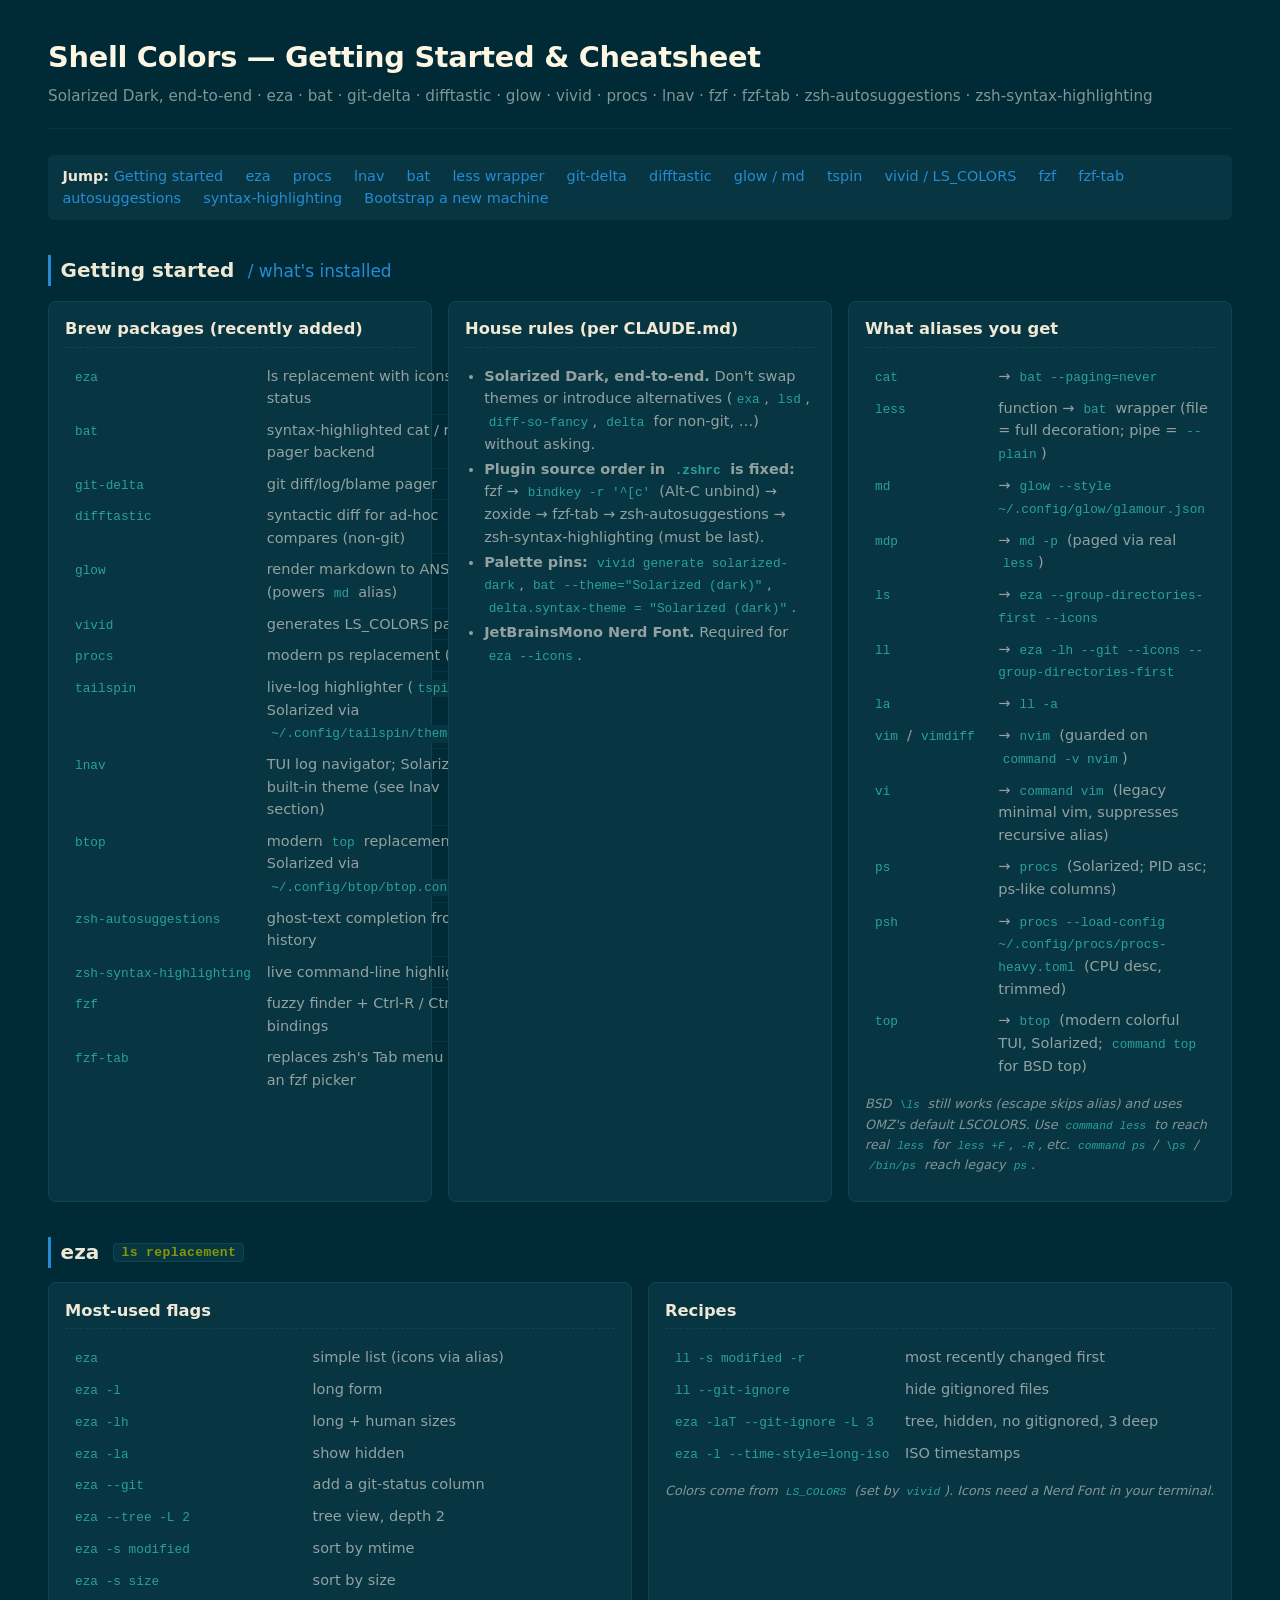
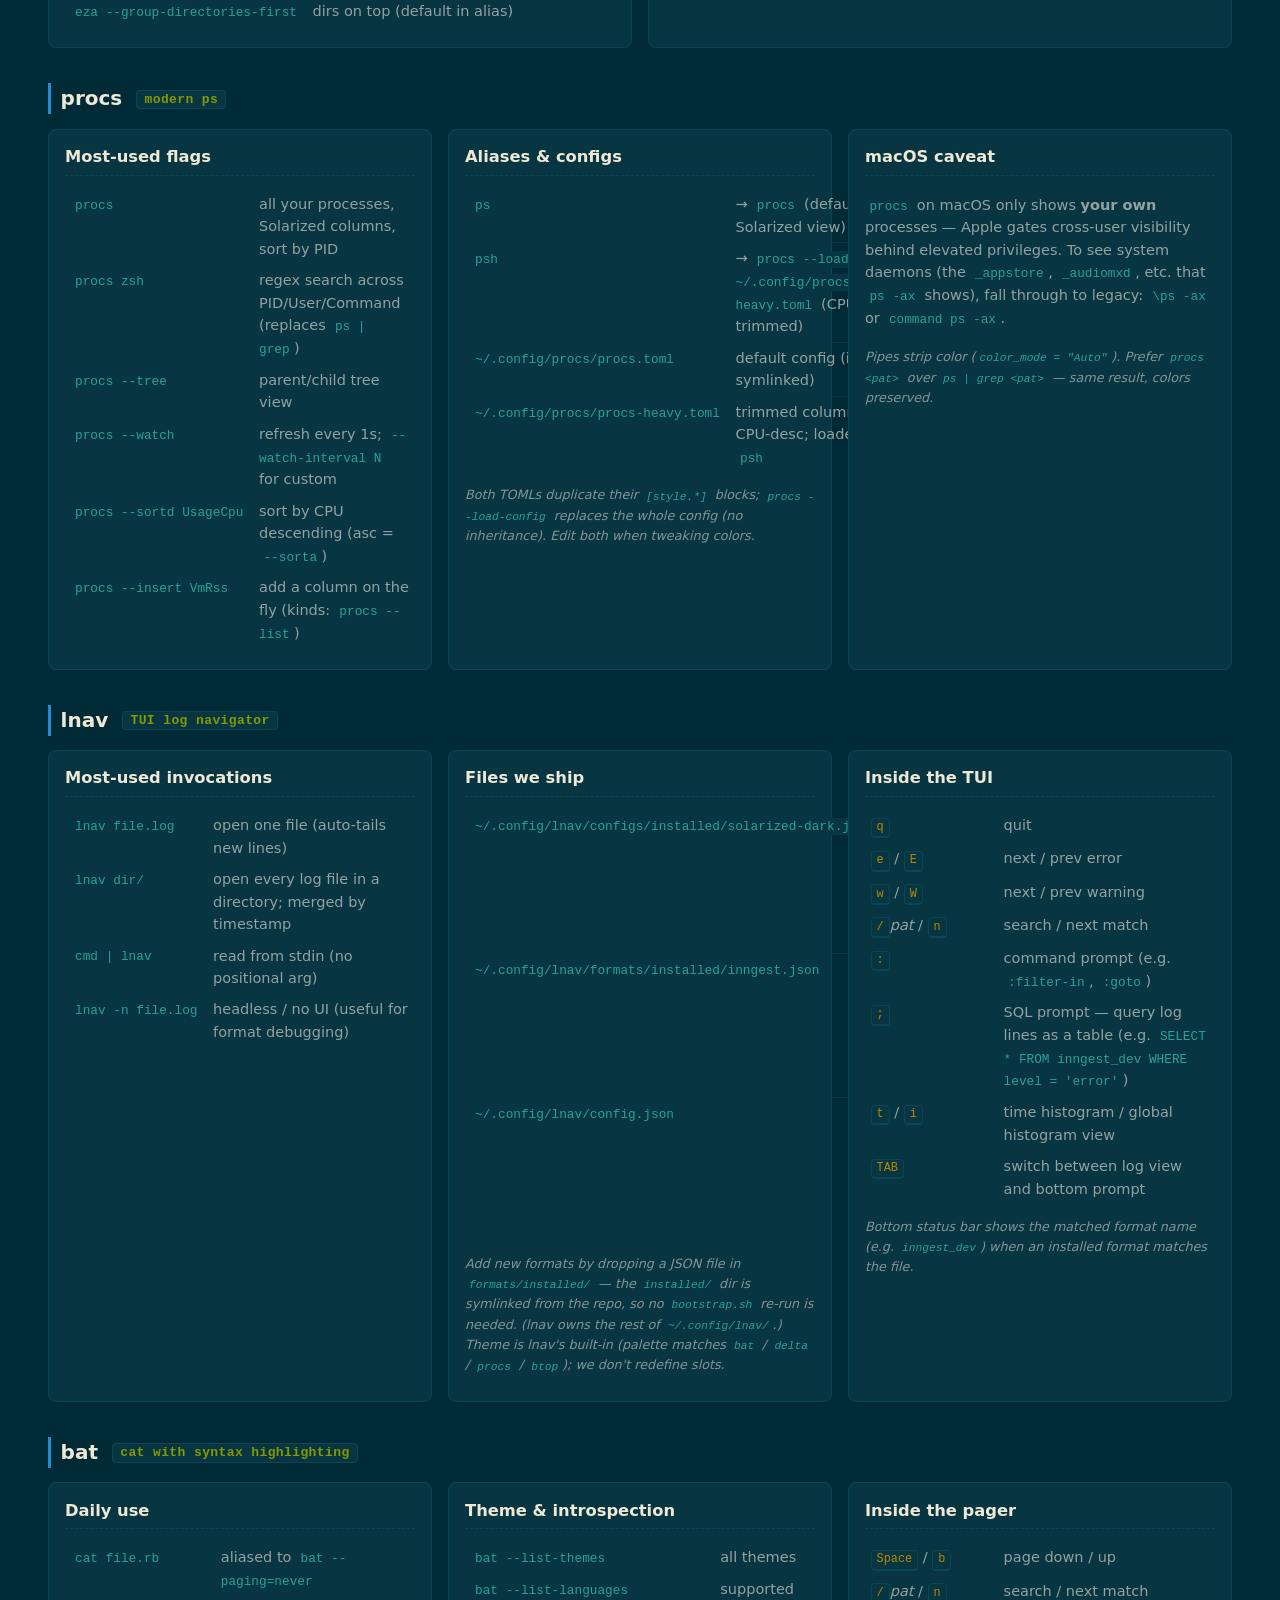
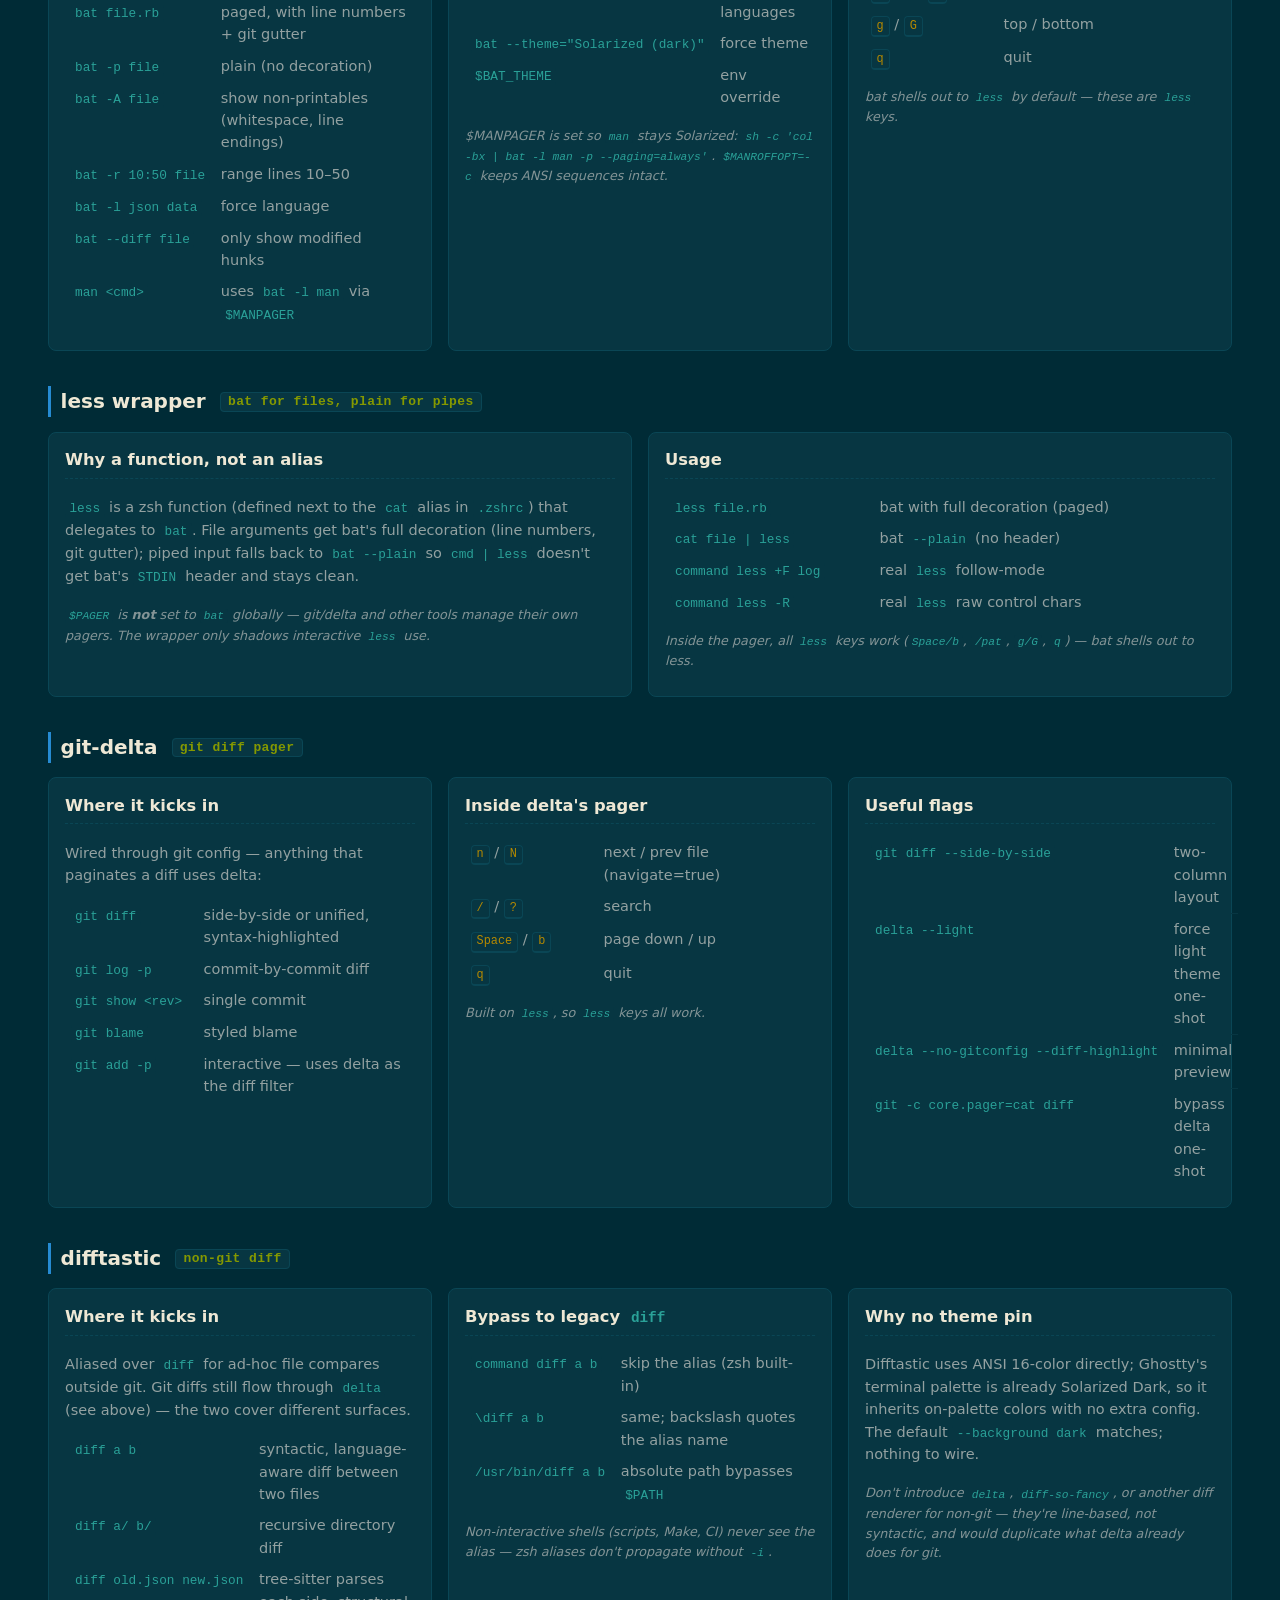
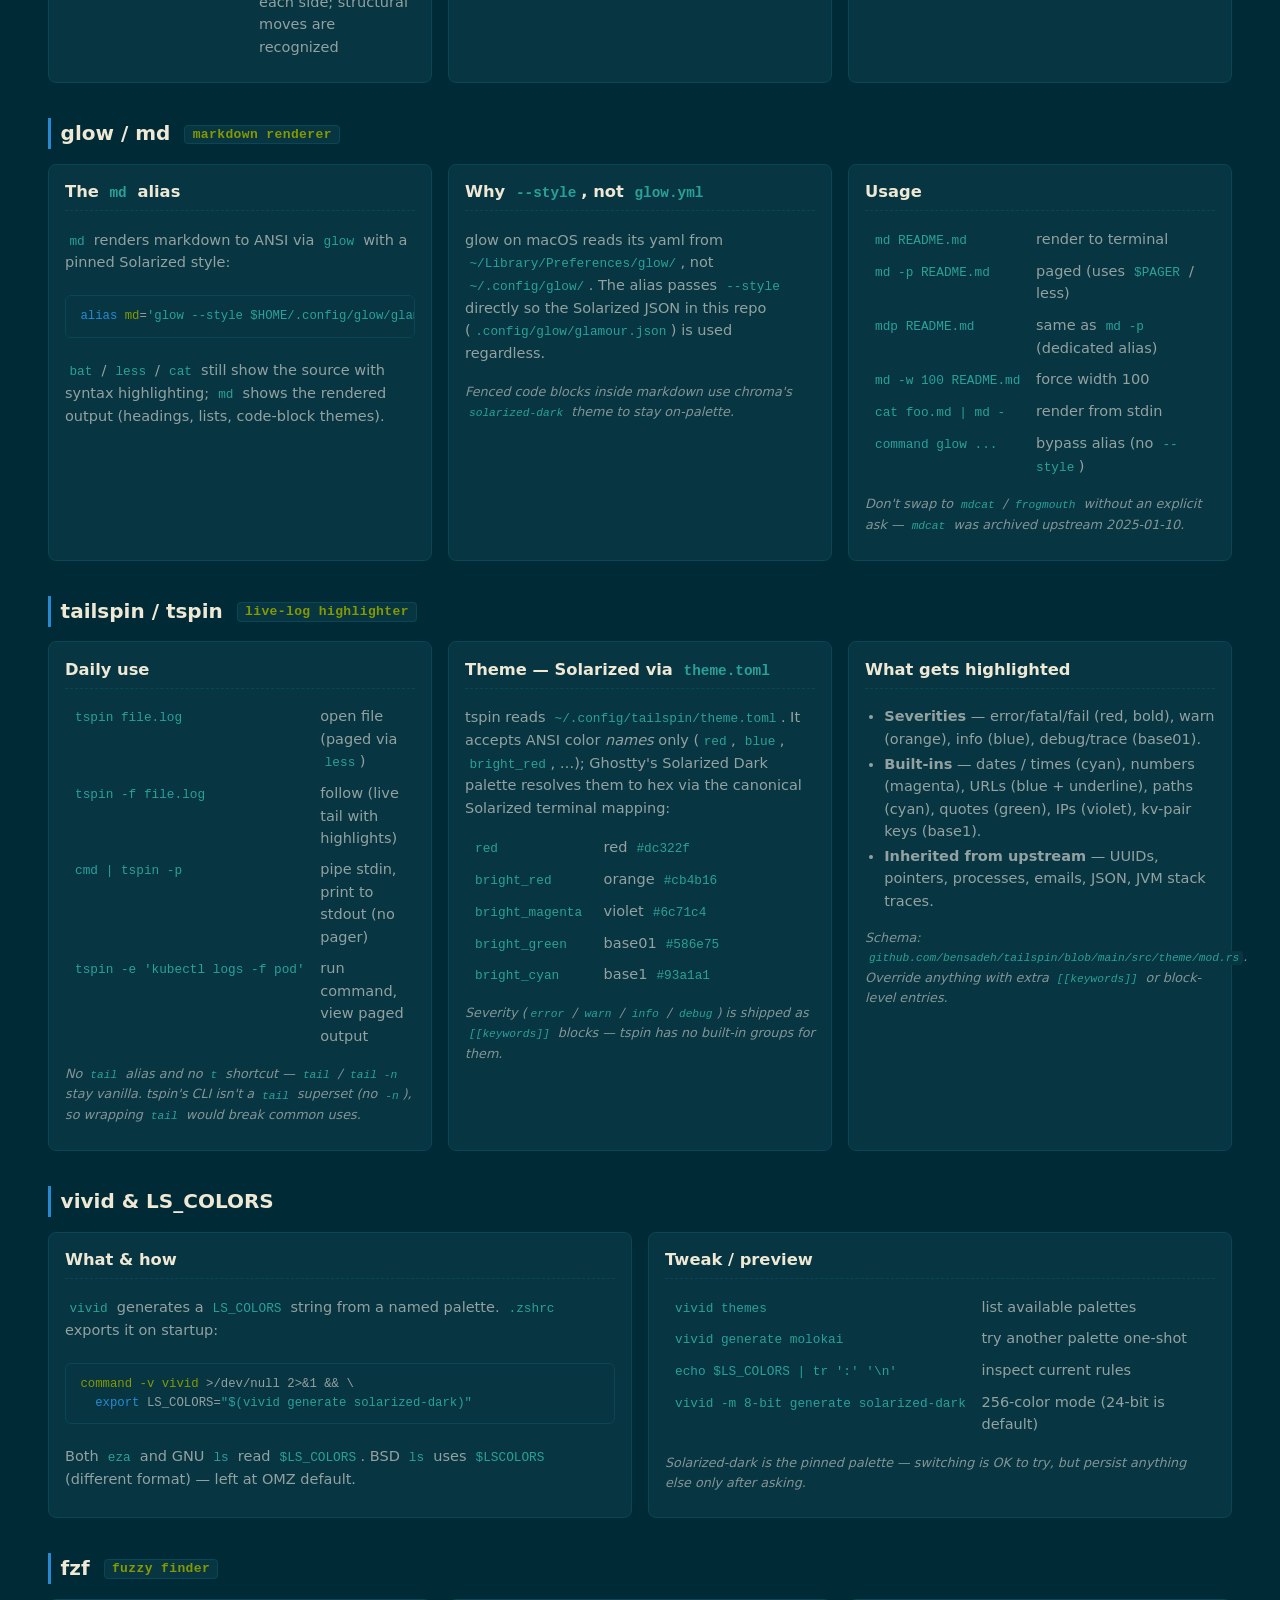
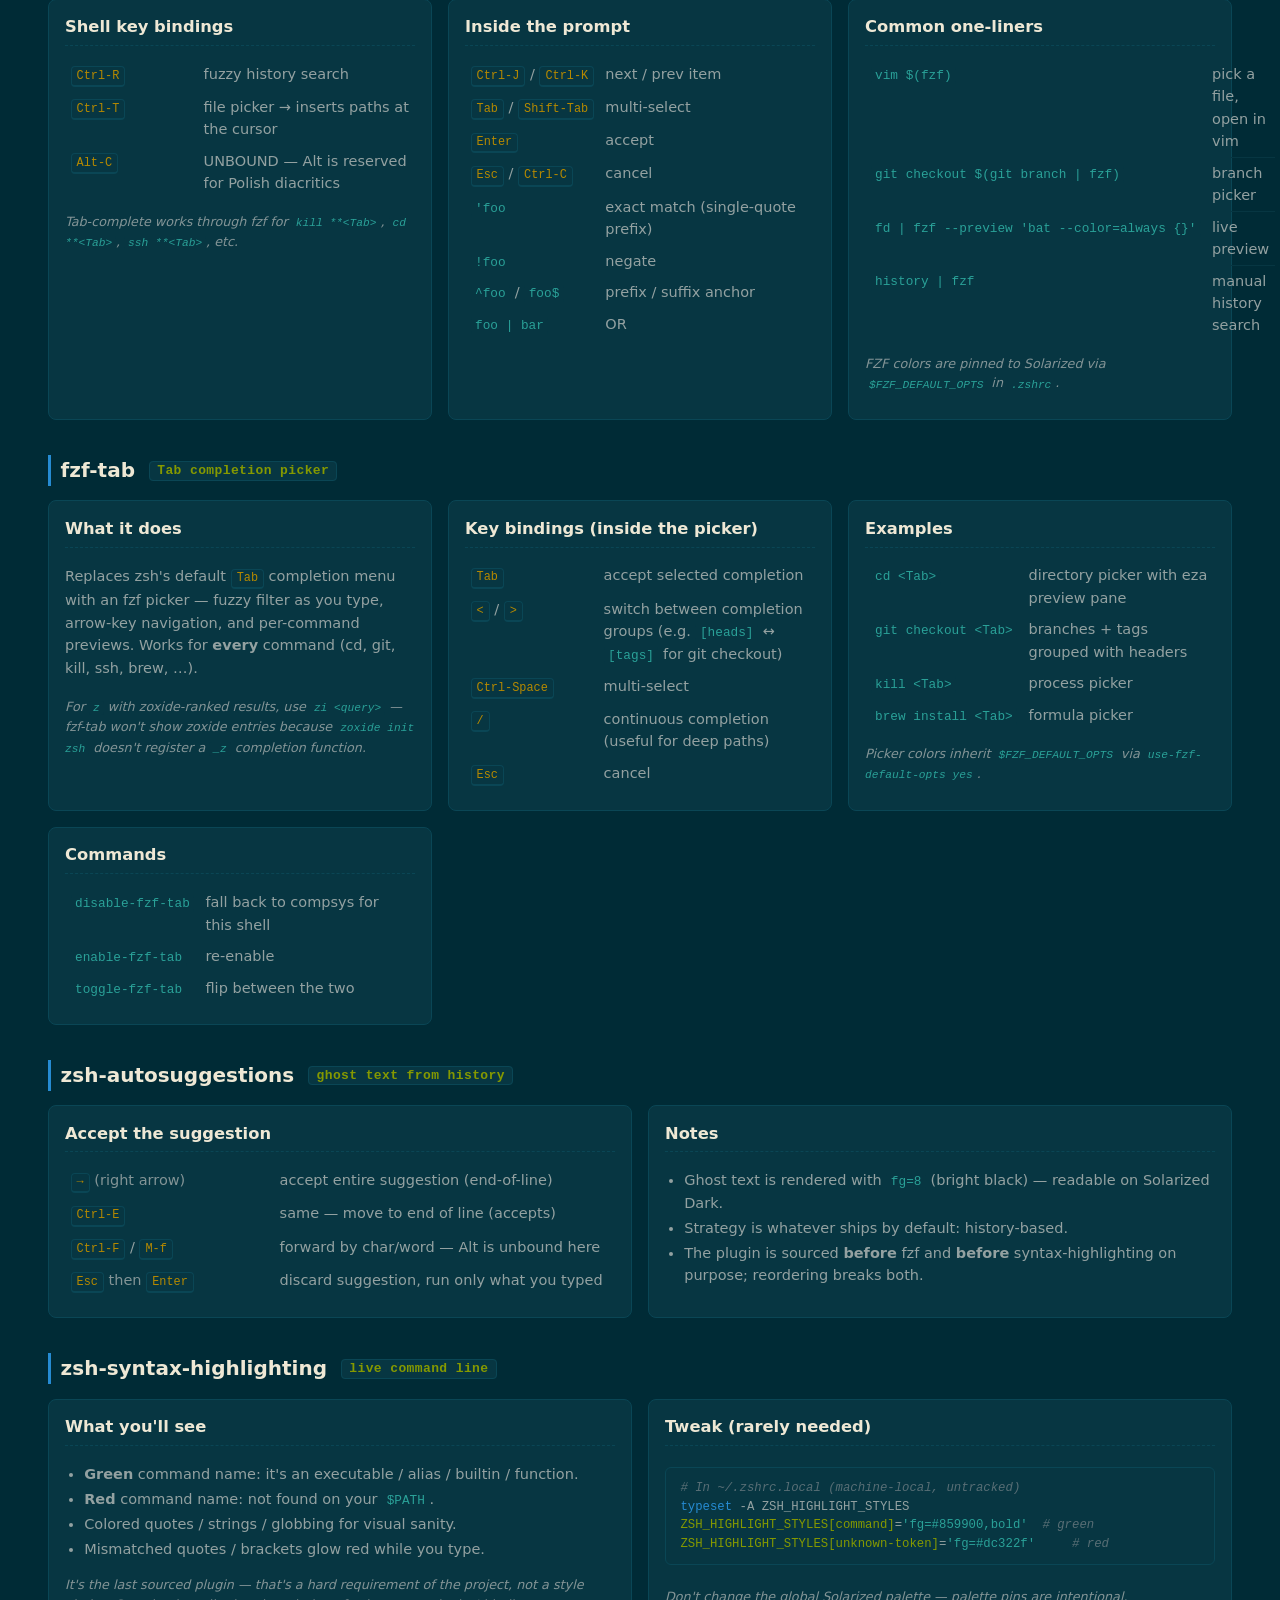
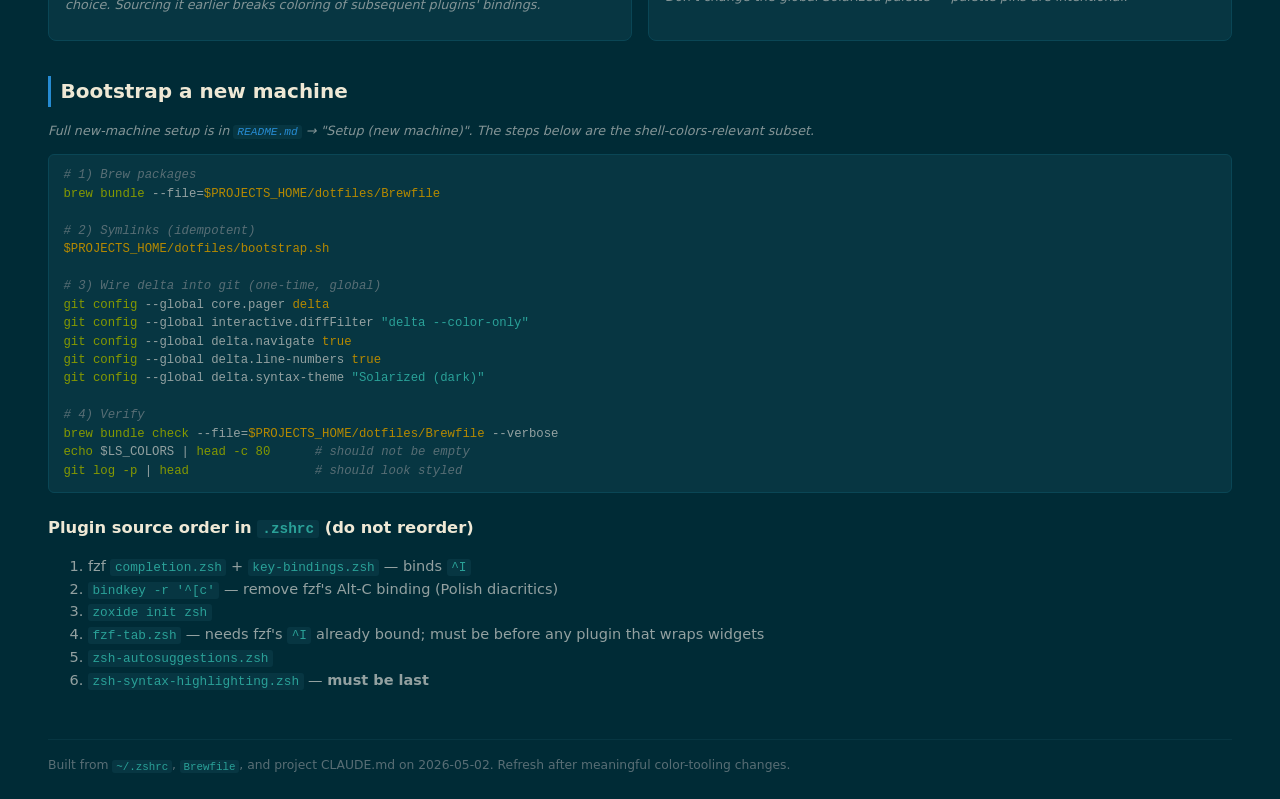
<file: docs/shell-colors-cheatsheet.html>
<!doctype html>
<html lang="en">
<head>
<meta charset="utf-8" />
<meta name="viewport" content="width=device-width,initial-scale=1" />
<title>Shell Colors — Getting Started &amp; Cheatsheet</title>
<link rel="stylesheet" href="style.css" />
<style>
  h2 .tool-tag { background: var(--base02); color: var(--green); border: 1px solid #0a4655; padding: .1em .55em; border-radius: 4px;
    font-size: .65em; font-family: var(--mono); margin-left: .55em; vertical-align: middle; letter-spacing: .03em; }
  pre .str { color: var(--cyan); }
</style>
</head>
<body>

<header>
  <h1>Shell Colors — Getting Started &amp; Cheatsheet</h1>
  <div class="sub">
    Solarized Dark, end-to-end &middot; eza · bat · git-delta · difftastic · glow · vivid · procs · lnav · fzf · fzf-tab · zsh-autosuggestions · zsh-syntax-highlighting
  </div>
</header>

<nav class="toc">
  <strong style="color:var(--base2)">Jump:</strong>
  <a href="#start">Getting started</a>
  <a href="#eza">eza</a>
  <a href="#procs">procs</a>
  <a href="#lnav">lnav</a>
  <a href="#bat">bat</a>
  <a href="#less">less wrapper</a>
  <a href="#delta">git-delta</a>
  <a href="#difftastic">difftastic</a>
  <a href="#glow">glow / md</a>
  <a href="#tspin">tspin</a>
  <a href="#vivid">vivid / LS_COLORS</a>
  <a href="#fzf">fzf</a>
  <a href="#fzf-tab">fzf-tab</a>
  <a href="#autosuggestions">autosuggestions</a>
  <a href="#syntax">syntax-highlighting</a>
  <a href="#bootstrap">Bootstrap a new machine</a>
</nav>

<!-- ═══════════════════════════════════════════════════════════════════════ -->
<h2 id="start">Getting started <span class="accent">/ what's installed</span></h2>

<div class="grid">

  <div class="card">
    <h3>Brew packages (recently added)</h3>
    <table>
      <tr><td class="key"><code>eza</code></td><td class="desc">ls replacement with icons + git status</td></tr>
      <tr><td class="key"><code>bat</code></td><td class="desc">syntax-highlighted cat / man pager backend</td></tr>
      <tr><td class="key"><code>git-delta</code></td><td class="desc">git diff/log/blame pager</td></tr>
      <tr><td class="key"><code>difftastic</code></td><td class="desc">syntactic diff for ad-hoc compares (non-git)</td></tr>
      <tr><td class="key"><code>glow</code></td><td class="desc">render markdown to ANSI (powers <code>md</code> alias)</td></tr>
      <tr><td class="key"><code>vivid</code></td><td class="desc">generates LS_COLORS palettes</td></tr>
      <tr><td class="key"><code>procs</code></td><td class="desc">modern ps replacement (Rust)</td></tr>
      <tr><td class="key"><code>tailspin</code></td><td class="desc">live-log highlighter (<code>tspin</code>); Solarized via <code>~/.config/tailspin/theme.toml</code></td></tr>
      <tr><td class="key"><code>lnav</code></td><td class="desc">TUI log navigator; Solarized via built-in theme (see lnav section)</td></tr>
      <tr><td class="key"><code>btop</code></td><td class="desc">modern <code>top</code> replacement; Solarized via <code>~/.config/btop/btop.conf</code></td></tr>
      <tr><td class="key"><code>zsh-autosuggestions</code></td><td class="desc">ghost-text completion from history</td></tr>
      <tr><td class="key"><code>zsh-syntax-highlighting</code></td><td class="desc">live command-line highlighting</td></tr>
      <tr><td class="key"><code>fzf</code></td><td class="desc">fuzzy finder + Ctrl-R / Ctrl-T bindings</td></tr>
      <tr><td class="key"><code>fzf-tab</code></td><td class="desc">replaces zsh's Tab menu with an fzf picker</td></tr>
    </table>
  </div>

  <div class="card">
    <h3>House rules (per CLAUDE.md)</h3>
    <ul class="compact">
      <li><strong>Solarized Dark, end-to-end.</strong> Don't swap themes or introduce alternatives (<code>exa</code>, <code>lsd</code>, <code>diff-so-fancy</code>, <code>delta</code> for non-git, …) without asking.</li>
      <li><strong>Plugin source order in <code>.zshrc</code> is fixed:</strong> fzf → <code>bindkey -r '^[c'</code> (Alt-C unbind) → zoxide → fzf-tab → zsh-autosuggestions → zsh-syntax-highlighting (must be last).</li>
      <li><strong>Palette pins:</strong> <code>vivid generate solarized-dark</code>, <code>bat --theme="Solarized (dark)"</code>, <code>delta.syntax-theme = "Solarized (dark)"</code>.</li>
      <li><strong>JetBrainsMono Nerd Font.</strong> Required for <code>eza --icons</code>.</li>
    </ul>
  </div>

  <div class="card">
    <h3>What aliases you get</h3>
    <table>
      <tr><td class="key"><code>cat</code></td><td class="desc">→ <code>bat --paging=never</code></td></tr>
      <tr><td class="key"><code>less</code></td><td class="desc">function → <code>bat</code> wrapper (file = full decoration; pipe = <code>--plain</code>)</td></tr>
      <tr><td class="key"><code>md</code></td><td class="desc">→ <code>glow --style ~/.config/glow/glamour.json</code></td></tr>
      <tr><td class="key"><code>mdp</code></td><td class="desc">→ <code>md -p</code> (paged via real <code>less</code>)</td></tr>
      <tr><td class="key"><code>ls</code></td><td class="desc">→ <code>eza --group-directories-first --icons</code></td></tr>
      <tr><td class="key"><code>ll</code></td><td class="desc">→ <code>eza -lh --git --icons --group-directories-first</code></td></tr>
      <tr><td class="key"><code>la</code></td><td class="desc">→ <code>ll -a</code></td></tr>
      <tr><td class="key"><code>vim</code> / <code>vimdiff</code></td><td class="desc">→ <code>nvim</code> (guarded on <code>command -v nvim</code>)</td></tr>
      <tr><td class="key"><code>vi</code></td><td class="desc">→ <code>command vim</code> (legacy minimal vim, suppresses recursive alias)</td></tr>
      <tr><td class="key"><code>ps</code></td><td class="desc">→ <code>procs</code> (Solarized; PID asc; ps-like columns)</td></tr>
      <tr><td class="key"><code>psh</code></td><td class="desc">→ <code>procs --load-config ~/.config/procs/procs-heavy.toml</code> (CPU desc, trimmed)</td></tr>
      <tr><td class="key"><code>top</code></td><td class="desc">→ <code>btop</code> (modern colorful TUI, Solarized; <code>command top</code> for BSD top)</td></tr>
    </table>
    <p class="note">BSD <code>\ls</code> still works (escape skips alias) and uses OMZ's default LSCOLORS. Use <code>command less</code> to reach real <code>less</code> for <code>less +F</code>, <code>-R</code>, etc. <code>command ps</code> / <code>\ps</code> / <code>/bin/ps</code> reach legacy <code>ps</code>.</p>
  </div>

</div>

<!-- ═══════════════════════════════════════════════════════════════════════ -->
<h2 id="eza">eza <span class="tool-tag">ls replacement</span></h2>

<div class="grid">
  <div class="card">
    <h3>Most-used flags</h3>
    <table>
      <tr><td class="key"><code>eza</code></td><td class="desc">simple list (icons via alias)</td></tr>
      <tr><td class="key"><code>eza -l</code></td><td class="desc">long form</td></tr>
      <tr><td class="key"><code>eza -lh</code></td><td class="desc">long + human sizes</td></tr>
      <tr><td class="key"><code>eza -la</code></td><td class="desc">show hidden</td></tr>
      <tr><td class="key"><code>eza --git</code></td><td class="desc">add a git-status column</td></tr>
      <tr><td class="key"><code>eza --tree -L 2</code></td><td class="desc">tree view, depth 2</td></tr>
      <tr><td class="key"><code>eza -s modified</code></td><td class="desc">sort by mtime</td></tr>
      <tr><td class="key"><code>eza -s size</code></td><td class="desc">sort by size</td></tr>
      <tr><td class="key"><code>eza --group-directories-first</code></td><td class="desc">dirs on top (default in alias)</td></tr>
    </table>
  </div>

  <div class="card">
    <h3>Recipes</h3>
    <table>
      <tr><td class="key"><code>ll -s modified -r</code></td><td class="desc">most recently changed first</td></tr>
      <tr><td class="key"><code>ll --git-ignore</code></td><td class="desc">hide gitignored files</td></tr>
      <tr><td class="key"><code>eza -laT --git-ignore -L 3</code></td><td class="desc">tree, hidden, no gitignored, 3 deep</td></tr>
      <tr><td class="key"><code>eza -l --time-style=long-iso</code></td><td class="desc">ISO timestamps</td></tr>
    </table>
    <p class="note">Colors come from <code>LS_COLORS</code> (set by <code>vivid</code>). Icons need a Nerd Font in your terminal.</p>
  </div>
</div>

<!-- ═══════════════════════════════════════════════════════════════════════ -->
<h2 id="procs">procs <span class="tool-tag">modern ps</span></h2>

<div class="grid">
  <div class="card">
    <h3>Most-used flags</h3>
    <table>
      <tr><td class="key"><code>procs</code></td><td class="desc">all your processes, Solarized columns, sort by PID</td></tr>
      <tr><td class="key"><code>procs zsh</code></td><td class="desc">regex search across PID/User/Command (replaces <code>ps | grep</code>)</td></tr>
      <tr><td class="key"><code>procs --tree</code></td><td class="desc">parent/child tree view</td></tr>
      <tr><td class="key"><code>procs --watch</code></td><td class="desc">refresh every 1s; <code>--watch-interval N</code> for custom</td></tr>
      <tr><td class="key"><code>procs --sortd UsageCpu</code></td><td class="desc">sort by CPU descending (asc = <code>--sorta</code>)</td></tr>
      <tr><td class="key"><code>procs --insert VmRss</code></td><td class="desc">add a column on the fly (kinds: <code>procs --list</code>)</td></tr>
    </table>
  </div>

  <div class="card">
    <h3>Aliases &amp; configs</h3>
    <table>
      <tr><td class="key"><code>ps</code></td><td class="desc">→ <code>procs</code> (default Solarized view)</td></tr>
      <tr><td class="key"><code>psh</code></td><td class="desc">→ <code>procs --load-config ~/.config/procs/procs-heavy.toml</code> (CPU desc, trimmed)</td></tr>
      <tr><td class="key"><code>~/.config/procs/procs.toml</code></td><td class="desc">default config (in-repo, symlinked)</td></tr>
      <tr><td class="key"><code>~/.config/procs/procs-heavy.toml</code></td><td class="desc">trimmed columns + CPU-desc; loaded by <code>psh</code></td></tr>
    </table>
    <p class="note">Both TOMLs duplicate their <code>[style.*]</code> blocks; <code>procs --load-config</code> replaces the whole config (no inheritance). Edit both when tweaking colors.</p>
  </div>

  <div class="card">
    <h3>macOS caveat</h3>
    <p>
      <code>procs</code> on macOS only shows <strong>your own</strong> processes — Apple gates
      cross-user visibility behind elevated privileges. To see system daemons (the
      <code>_appstore</code>, <code>_audiomxd</code>, etc. that <code>ps&nbsp;-ax</code> shows), fall through to legacy:
      <code>\ps&nbsp;-ax</code> or <code>command&nbsp;ps&nbsp;-ax</code>.
    </p>
    <p class="note">Pipes strip color (<code>color_mode = "Auto"</code>). Prefer <code>procs &lt;pat&gt;</code> over <code>ps&nbsp;|&nbsp;grep&nbsp;&lt;pat&gt;</code> — same result, colors preserved.</p>
  </div>
</div>

<!-- ═══════════════════════════════════════════════════════════════════════ -->
<h2 id="lnav">lnav <span class="tool-tag">TUI log navigator</span></h2>

<div class="grid">
  <div class="card">
    <h3>Most-used invocations</h3>
    <table>
      <tr><td class="key"><code>lnav file.log</code></td><td class="desc">open one file (auto-tails new lines)</td></tr>
      <tr><td class="key"><code>lnav dir/</code></td><td class="desc">open every log file in a directory; merged by timestamp</td></tr>
      <tr><td class="key"><code>cmd | lnav</code></td><td class="desc">read from stdin (no positional arg)</td></tr>
      <tr><td class="key"><code>lnav -n file.log</code></td><td class="desc">headless / no UI (useful for format debugging)</td></tr>
    </table>
  </div>

  <div class="card">
    <h3>Files we ship</h3>
    <table>
      <tr><td class="key"><code>~/.config/lnav/configs/installed/solarized-dark.json</code></td><td class="desc">activates lnav's built-in Solarized Dark theme</td></tr>
      <tr><td class="key"><code>~/.config/lnav/formats/installed/inngest.json</code></td><td class="desc">JSON format for <code>inngest-cli dev</code> stdout</td></tr>
      <tr><td class="key"><code>~/.config/lnav/config.json</code></td><td class="desc">lnav's runtime mutable config (not in repo)</td></tr>
    </table>
    <p class="note">Add new formats by dropping a JSON file in <code>formats/installed/</code> — the <code>installed/</code> dir is symlinked from the repo, so no <code>bootstrap.sh</code> re-run is needed. (lnav owns the rest of <code>~/.config/lnav/</code>.) Theme is lnav's built-in (palette matches <code>bat</code> / <code>delta</code> / <code>procs</code> / <code>btop</code>); we don't redefine slots.</p>
  </div>

  <div class="card">
    <h3>Inside the TUI</h3>
    <table>
      <tr><td class="key"><span class="k">q</span></td><td class="desc">quit</td></tr>
      <tr><td class="key"><span class="k">e</span> / <span class="k">E</span></td><td class="desc">next / prev error</td></tr>
      <tr><td class="key"><span class="k">w</span> / <span class="k">W</span></td><td class="desc">next / prev warning</td></tr>
      <tr><td class="key"><span class="k">/</span><i>pat</i> / <span class="k">n</span></td><td class="desc">search / next match</td></tr>
      <tr><td class="key"><span class="k">:</span></td><td class="desc">command prompt (e.g. <code>:filter-in</code>, <code>:goto</code>)</td></tr>
      <tr><td class="key"><span class="k">;</span></td><td class="desc">SQL prompt — query log lines as a table (e.g. <code>SELECT * FROM inngest_dev WHERE level = 'error'</code>)</td></tr>
      <tr><td class="key"><span class="k">t</span> / <span class="k">i</span></td><td class="desc">time histogram / global histogram view</td></tr>
      <tr><td class="key"><span class="k">TAB</span></td><td class="desc">switch between log view and bottom prompt</td></tr>
    </table>
    <p class="note">Bottom status bar shows the matched format name (e.g. <code>inngest_dev</code>) when an installed format matches the file.</p>
  </div>
</div>

<!-- ═══════════════════════════════════════════════════════════════════════ -->
<h2 id="bat">bat <span class="tool-tag">cat with syntax highlighting</span></h2>

<div class="grid">
  <div class="card">
    <h3>Daily use</h3>
    <table>
      <tr><td class="key"><code>cat file.rb</code></td><td class="desc">aliased to <code>bat --paging=never</code></td></tr>
      <tr><td class="key"><code>bat file.rb</code></td><td class="desc">paged, with line numbers + git gutter</td></tr>
      <tr><td class="key"><code>bat -p file</code></td><td class="desc">plain (no decoration)</td></tr>
      <tr><td class="key"><code>bat -A file</code></td><td class="desc">show non-printables (whitespace, line endings)</td></tr>
      <tr><td class="key"><code>bat -r 10:50 file</code></td><td class="desc">range lines 10–50</td></tr>
      <tr><td class="key"><code>bat -l json data</code></td><td class="desc">force language</td></tr>
      <tr><td class="key"><code>bat --diff file</code></td><td class="desc">only show modified hunks</td></tr>
      <tr><td class="key"><code>man &lt;cmd&gt;</code></td><td class="desc">uses <code>bat -l man</code> via <code>$MANPAGER</code></td></tr>
    </table>
  </div>

  <div class="card">
    <h3>Theme &amp; introspection</h3>
    <table>
      <tr><td class="key"><code>bat --list-themes</code></td><td class="desc">all themes</td></tr>
      <tr><td class="key"><code>bat --list-languages</code></td><td class="desc">supported languages</td></tr>
      <tr><td class="key"><code>bat --theme="Solarized (dark)"</code></td><td class="desc">force theme</td></tr>
      <tr><td class="key"><code>$BAT_THEME</code></td><td class="desc">env override</td></tr>
    </table>
    <p class="note">$MANPAGER is set so <code>man</code> stays Solarized: <code>sh -c 'col -bx | bat -l man -p --paging=always'</code>. <code>$MANROFFOPT=-c</code> keeps ANSI sequences intact.</p>
  </div>

  <div class="card">
    <h3>Inside the pager</h3>
    <table>
      <tr><td class="key"><span class="k">Space</span> / <span class="k">b</span></td><td class="desc">page down / up</td></tr>
      <tr><td class="key"><span class="k">/</span><i>pat</i> / <span class="k">n</span></td><td class="desc">search / next match</td></tr>
      <tr><td class="key"><span class="k">g</span> / <span class="k">G</span></td><td class="desc">top / bottom</td></tr>
      <tr><td class="key"><span class="k">q</span></td><td class="desc">quit</td></tr>
    </table>
    <p class="note">bat shells out to <code>less</code> by default — these are <code>less</code> keys.</p>
  </div>
</div>

<!-- ═══════════════════════════════════════════════════════════════════════ -->
<h2 id="less">less wrapper <span class="tool-tag">bat for files, plain for pipes</span></h2>

<div class="grid">
  <div class="card">
    <h3>Why a function, not an alias</h3>
    <p>
      <code>less</code> is a zsh function (defined next to the <code>cat</code> alias in
      <code>.zshrc</code>) that delegates to <code>bat</code>. File arguments get bat's full
      decoration (line numbers, git gutter); piped input falls back to <code>bat --plain</code>
      so <code>cmd | less</code> doesn't get bat's <code>STDIN</code> header and stays clean.
    </p>
    <p class="note">
      <code>$PAGER</code> is <strong>not</strong> set to <code>bat</code> globally — git/delta
      and other tools manage their own pagers. The wrapper only shadows interactive
      <code>less</code> use.
    </p>
  </div>

  <div class="card">
    <h3>Usage</h3>
    <table>
      <tr><td class="key"><code>less file.rb</code></td><td class="desc">bat with full decoration (paged)</td></tr>
      <tr><td class="key"><code>cat file | less</code></td><td class="desc">bat <code>--plain</code> (no header)</td></tr>
      <tr><td class="key"><code>command less +F log</code></td><td class="desc">real <code>less</code> follow-mode</td></tr>
      <tr><td class="key"><code>command less -R</code></td><td class="desc">real <code>less</code> raw control chars</td></tr>
    </table>
    <p class="note">Inside the pager, all <code>less</code> keys work (<code>Space/b</code>, <code>/pat</code>, <code>g/G</code>, <code>q</code>) — bat shells out to less.</p>
  </div>
</div>

<!-- ═══════════════════════════════════════════════════════════════════════ -->
<h2 id="delta">git-delta <span class="tool-tag">git diff pager</span></h2>

<div class="grid">
  <div class="card">
    <h3>Where it kicks in</h3>
    <p>Wired through git config — anything that paginates a diff uses delta:</p>
    <table>
      <tr><td class="key"><code>git diff</code></td><td class="desc">side-by-side or unified, syntax-highlighted</td></tr>
      <tr><td class="key"><code>git log -p</code></td><td class="desc">commit-by-commit diff</td></tr>
      <tr><td class="key"><code>git show &lt;rev&gt;</code></td><td class="desc">single commit</td></tr>
      <tr><td class="key"><code>git blame</code></td><td class="desc">styled blame</td></tr>
      <tr><td class="key"><code>git add -p</code></td><td class="desc">interactive — uses delta as the diff filter</td></tr>
    </table>
  </div>

  <div class="card">
    <h3>Inside delta's pager</h3>
    <table>
      <tr><td class="key"><span class="k">n</span> / <span class="k">N</span></td><td class="desc">next / prev file (navigate=true)</td></tr>
      <tr><td class="key"><span class="k">/</span> / <span class="k">?</span></td><td class="desc">search</td></tr>
      <tr><td class="key"><span class="k">Space</span> / <span class="k">b</span></td><td class="desc">page down / up</td></tr>
      <tr><td class="key"><span class="k">q</span></td><td class="desc">quit</td></tr>
    </table>
    <p class="note">Built on <code>less</code>, so <code>less</code> keys all work.</p>
  </div>

  <div class="card">
    <h3>Useful flags</h3>
    <table>
      <tr><td class="key"><code>git diff --side-by-side</code></td><td class="desc">two-column layout</td></tr>
      <tr><td class="key"><code>delta --light</code></td><td class="desc">force light theme one-shot</td></tr>
      <tr><td class="key"><code>delta --no-gitconfig --diff-highlight</code></td><td class="desc">minimal preview</td></tr>
      <tr><td class="key"><code>git -c core.pager=cat diff</code></td><td class="desc">bypass delta one-shot</td></tr>
    </table>
  </div>
</div>

<!-- ═══════════════════════════════════════════════════════════════════════ -->
<h2 id="difftastic">difftastic <span class="tool-tag">non-git diff</span></h2>

<div class="grid">
  <div class="card">
    <h3>Where it kicks in</h3>
    <p>Aliased over <code>diff</code> for ad-hoc file compares outside git. Git diffs still flow through <code>delta</code> (see above) — the two cover different surfaces.</p>
    <table>
      <tr><td class="key"><code>diff a b</code></td><td class="desc">syntactic, language-aware diff between two files</td></tr>
      <tr><td class="key"><code>diff a/ b/</code></td><td class="desc">recursive directory diff</td></tr>
      <tr><td class="key"><code>diff old.json new.json</code></td><td class="desc">tree-sitter parses each side; structural moves are recognized</td></tr>
    </table>
  </div>

  <div class="card">
    <h3>Bypass to legacy <code>diff</code></h3>
    <table>
      <tr><td class="key"><code>command diff a b</code></td><td class="desc">skip the alias (zsh built-in)</td></tr>
      <tr><td class="key"><code>\diff a b</code></td><td class="desc">same; backslash quotes the alias name</td></tr>
      <tr><td class="key"><code>/usr/bin/diff a b</code></td><td class="desc">absolute path bypasses <code>$PATH</code></td></tr>
    </table>
    <p class="note">Non-interactive shells (scripts, Make, CI) never see the alias — zsh aliases don't propagate without <code>-i</code>.</p>
  </div>

  <div class="card">
    <h3>Why no theme pin</h3>
    <p>Difftastic uses ANSI 16-color directly; Ghostty's terminal palette is already Solarized Dark, so it inherits on-palette colors with no extra config. The default <code>--background dark</code> matches; nothing to wire.</p>
    <p class="note">Don't introduce <code>delta</code>, <code>diff-so-fancy</code>, or another diff renderer for non-git — they're line-based, not syntactic, and would duplicate what delta already does for git.</p>
  </div>
</div>

<!-- ═══════════════════════════════════════════════════════════════════════ -->
<h2 id="glow">glow / md <span class="tool-tag">markdown renderer</span></h2>

<div class="grid">
  <div class="card">
    <h3>The <code>md</code> alias</h3>
    <p>
      <code>md</code> renders markdown to ANSI via <code>glow</code> with a pinned Solarized
      style:
    </p>
    <pre><span class="kw">alias</span> <span class="cmd">md</span>=<span class="str">'glow --style $HOME/.config/glow/glamour.json'</span></pre>
    <p>
      <code>bat</code> / <code>less</code> / <code>cat</code> still show the source with
      syntax highlighting; <code>md</code> shows the rendered output (headings, lists,
      code-block themes).
    </p>
  </div>

  <div class="card">
    <h3>Why <code>--style</code>, not <code>glow.yml</code></h3>
    <p>
      glow on macOS reads its yaml from <code>~/Library/Preferences/glow/</code>, not
      <code>~/.config/glow/</code>. The alias passes <code>--style</code> directly so the
      Solarized JSON in this repo (<code>.config/glow/glamour.json</code>) is used regardless.
    </p>
    <p class="note">
      Fenced code blocks inside markdown use chroma's <code>solarized-dark</code> theme to
      stay on-palette.
    </p>
  </div>

  <div class="card">
    <h3>Usage</h3>
    <table>
      <tr><td class="key"><code>md README.md</code></td><td class="desc">render to terminal</td></tr>
      <tr><td class="key"><code>md -p README.md</code></td><td class="desc">paged (uses <code>$PAGER</code> / less)</td></tr>
      <tr><td class="key"><code>mdp README.md</code></td><td class="desc">same as <code>md -p</code> (dedicated alias)</td></tr>
      <tr><td class="key"><code>md -w 100 README.md</code></td><td class="desc">force width 100</td></tr>
      <tr><td class="key"><code>cat foo.md | md -</code></td><td class="desc">render from stdin</td></tr>
      <tr><td class="key"><code>command glow ...</code></td><td class="desc">bypass alias (no <code>--style</code>)</td></tr>
    </table>
    <p class="note">Don't swap to <code>mdcat</code> / <code>frogmouth</code> without an explicit ask — <code>mdcat</code> was archived upstream 2025-01-10.</p>
  </div>
</div>

<!-- ═══════════════════════════════════════════════════════════════════════ -->
<h2 id="tspin">tailspin / tspin <span class="tool-tag">live-log highlighter</span></h2>

<div class="grid">
  <div class="card">
    <h3>Daily use</h3>
    <table>
      <tr><td class="key"><code>tspin file.log</code></td><td class="desc">open file (paged via <code>less</code>)</td></tr>
      <tr><td class="key"><code>tspin -f file.log</code></td><td class="desc">follow (live tail with highlights)</td></tr>
      <tr><td class="key"><code>cmd | tspin -p</code></td><td class="desc">pipe stdin, print to stdout (no pager)</td></tr>
      <tr><td class="key"><code>tspin -e 'kubectl logs -f pod'</code></td><td class="desc">run command, view paged output</td></tr>
    </table>
    <p class="note">No <code>tail</code> alias and no <code>t</code> shortcut — <code>tail</code> / <code>tail -n</code> stay vanilla. tspin's CLI isn't a <code>tail</code> superset (no <code>-n</code>), so wrapping <code>tail</code> would break common uses.</p>
  </div>

  <div class="card">
    <h3>Theme — Solarized via <code>theme.toml</code></h3>
    <p>
      tspin reads <code>~/.config/tailspin/theme.toml</code>. It accepts ANSI color
      <em>names</em> only (<code>red</code>, <code>blue</code>, <code>bright_red</code>, …);
      Ghostty's Solarized Dark palette resolves them to hex via the canonical
      Solarized terminal mapping:
    </p>
    <table>
      <tr><td class="key"><code>red</code></td><td class="desc">red <code>#dc322f</code></td></tr>
      <tr><td class="key"><code>bright_red</code></td><td class="desc">orange <code>#cb4b16</code></td></tr>
      <tr><td class="key"><code>bright_magenta</code></td><td class="desc">violet <code>#6c71c4</code></td></tr>
      <tr><td class="key"><code>bright_green</code></td><td class="desc">base01 <code>#586e75</code></td></tr>
      <tr><td class="key"><code>bright_cyan</code></td><td class="desc">base1 <code>#93a1a1</code></td></tr>
    </table>
    <p class="note">Severity (<code>error</code> / <code>warn</code> / <code>info</code> / <code>debug</code>) is shipped as <code>[[keywords]]</code> blocks — tspin has no built-in groups for them.</p>
  </div>

  <div class="card">
    <h3>What gets highlighted</h3>
    <ul class="compact">
      <li><strong>Severities</strong> — error/fatal/fail (red, bold), warn (orange), info (blue), debug/trace (base01).</li>
      <li><strong>Built-ins</strong> — dates / times (cyan), numbers (magenta), URLs (blue + underline), paths (cyan), quotes (green), IPs (violet), kv-pair keys (base1).</li>
      <li><strong>Inherited from upstream</strong> — UUIDs, pointers, processes, emails, JSON, JVM stack traces.</li>
    </ul>
    <p class="note">Schema: <code>github.com/bensadeh/tailspin/blob/main/src/theme/mod.rs</code>. Override anything with extra <code>[[keywords]]</code> or block-level entries.</p>
  </div>
</div>

<!-- ═══════════════════════════════════════════════════════════════════════ -->
<h2 id="vivid">vivid &amp; LS_COLORS</h2>

<div class="grid">
  <div class="card">
    <h3>What &amp; how</h3>
    <p><code>vivid</code> generates a <code>LS_COLORS</code> string from a named palette. <code>.zshrc</code> exports it on startup:</p>
    <pre><span class="cmd">command -v vivid</span> &gt;/dev/null 2&gt;&amp;1 &amp;&amp; \
  <span class="kw">export</span> LS_COLORS=<span class="str">"$(vivid generate solarized-dark)"</span></pre>
    <p>Both <code>eza</code> and GNU <code>ls</code> read <code>$LS_COLORS</code>. BSD <code>ls</code> uses <code>$LSCOLORS</code> (different format) — left at OMZ default.</p>
  </div>

  <div class="card">
    <h3>Tweak / preview</h3>
    <table>
      <tr><td class="key"><code>vivid themes</code></td><td class="desc">list available palettes</td></tr>
      <tr><td class="key"><code>vivid generate molokai</code></td><td class="desc">try another palette one-shot</td></tr>
      <tr><td class="key"><code>echo $LS_COLORS | tr ':' '\n'</code></td><td class="desc">inspect current rules</td></tr>
      <tr><td class="key"><code>vivid -m 8-bit generate solarized-dark</code></td><td class="desc">256-color mode (24-bit is default)</td></tr>
    </table>
    <p class="note">Solarized-dark is the pinned palette — switching is OK to try, but persist anything else only after asking.</p>
  </div>
</div>

<!-- ═══════════════════════════════════════════════════════════════════════ -->
<h2 id="fzf">fzf <span class="tool-tag">fuzzy finder</span></h2>

<div class="grid">
  <div class="card">
    <h3>Shell key bindings</h3>
    <table>
      <tr><td class="key"><span class="k">Ctrl-R</span></td><td class="desc">fuzzy history search</td></tr>
      <tr><td class="key"><span class="k">Ctrl-T</span></td><td class="desc">file picker → inserts paths at the cursor</td></tr>
      <tr><td class="key"><span class="k">Alt-C</span></td><td class="desc warn">UNBOUND — Alt is reserved for Polish diacritics</td></tr>
    </table>
    <p class="note">Tab-complete works through fzf for <code>kill **&lt;Tab&gt;</code>, <code>cd **&lt;Tab&gt;</code>, <code>ssh **&lt;Tab&gt;</code>, etc.</p>
  </div>

  <div class="card">
    <h3>Inside the prompt</h3>
    <table>
      <tr><td class="key"><span class="k">Ctrl-J</span> / <span class="k">Ctrl-K</span></td><td class="desc">next / prev item</td></tr>
      <tr><td class="key"><span class="k">Tab</span> / <span class="k">Shift-Tab</span></td><td class="desc">multi-select</td></tr>
      <tr><td class="key"><span class="k">Enter</span></td><td class="desc">accept</td></tr>
      <tr><td class="key"><span class="k">Esc</span> / <span class="k">Ctrl-C</span></td><td class="desc">cancel</td></tr>
      <tr><td class="key"><code>'foo</code></td><td class="desc">exact match (single-quote prefix)</td></tr>
      <tr><td class="key"><code>!foo</code></td><td class="desc">negate</td></tr>
      <tr><td class="key"><code>^foo</code> / <code>foo$</code></td><td class="desc">prefix / suffix anchor</td></tr>
      <tr><td class="key"><code>foo | bar</code></td><td class="desc">OR</td></tr>
    </table>
  </div>

  <div class="card">
    <h3>Common one-liners</h3>
    <table>
      <tr><td class="key"><code>vim $(fzf)</code></td><td class="desc">pick a file, open in vim</td></tr>
      <tr><td class="key"><code>git checkout $(git branch | fzf)</code></td><td class="desc">branch picker</td></tr>
      <tr><td class="key"><code>fd | fzf --preview 'bat --color=always {}'</code></td><td class="desc">live preview</td></tr>
      <tr><td class="key"><code>history | fzf</code></td><td class="desc">manual history search</td></tr>
    </table>
    <p class="note">FZF colors are pinned to Solarized via <code>$FZF_DEFAULT_OPTS</code> in <code>.zshrc</code>.</p>
  </div>
</div>

<!-- ═══════════════════════════════════════════════════════════════════════ -->
<h2 id="fzf-tab">fzf-tab <span class="tool-tag">Tab completion picker</span></h2>

<div class="grid">
  <div class="card">
    <h3>What it does</h3>
    <p>Replaces zsh's default <kbd>Tab</kbd> completion menu with an fzf picker — fuzzy filter as you type, arrow-key navigation, and per-command previews. Works for <strong>every</strong> command (cd, git, kill, ssh, brew, &hellip;).</p>
    <p class="note">For <code>z</code> with zoxide-ranked results, use <code>zi &lt;query&gt;</code> — fzf-tab won't show zoxide entries because <code>zoxide init zsh</code> doesn't register a <code>_z</code> completion function.</p>
  </div>

  <div class="card">
    <h3>Key bindings (inside the picker)</h3>
    <table>
      <tr><td class="key"><span class="k">Tab</span></td><td class="desc">accept selected completion</td></tr>
      <tr><td class="key"><span class="k">&lt;</span> / <span class="k">&gt;</span></td><td class="desc">switch between completion groups (e.g. <code>[heads]</code> ↔ <code>[tags]</code> for git checkout)</td></tr>
      <tr><td class="key"><span class="k">Ctrl-Space</span></td><td class="desc">multi-select</td></tr>
      <tr><td class="key"><span class="k">/</span></td><td class="desc">continuous completion (useful for deep paths)</td></tr>
      <tr><td class="key"><span class="k">Esc</span></td><td class="desc">cancel</td></tr>
    </table>
  </div>

  <div class="card">
    <h3>Examples</h3>
    <table>
      <tr><td class="key"><code>cd &lt;Tab&gt;</code></td><td class="desc">directory picker with eza preview pane</td></tr>
      <tr><td class="key"><code>git checkout &lt;Tab&gt;</code></td><td class="desc">branches + tags grouped with headers</td></tr>
      <tr><td class="key"><code>kill &lt;Tab&gt;</code></td><td class="desc">process picker</td></tr>
      <tr><td class="key"><code>brew install &lt;Tab&gt;</code></td><td class="desc">formula picker</td></tr>
    </table>
    <p class="note">Picker colors inherit <code>$FZF_DEFAULT_OPTS</code> via <code>use-fzf-default-opts yes</code>.</p>
  </div>

  <div class="card">
    <h3>Commands</h3>
    <table>
      <tr><td class="key"><code>disable-fzf-tab</code></td><td class="desc">fall back to compsys for this shell</td></tr>
      <tr><td class="key"><code>enable-fzf-tab</code></td><td class="desc">re-enable</td></tr>
      <tr><td class="key"><code>toggle-fzf-tab</code></td><td class="desc">flip between the two</td></tr>
    </table>
  </div>
</div>

<!-- ═══════════════════════════════════════════════════════════════════════ -->
<h2 id="autosuggestions">zsh-autosuggestions <span class="tool-tag">ghost text from history</span></h2>

<div class="grid">
  <div class="card">
    <h3>Accept the suggestion</h3>
    <table>
      <tr><td class="key"><span class="k">→</span> <span class="muted">(right arrow)</span></td><td class="desc">accept entire suggestion (end-of-line)</td></tr>
      <tr><td class="key"><span class="k">Ctrl-E</span></td><td class="desc">same — move to end of line (accepts)</td></tr>
      <tr><td class="key"><span class="k">Ctrl-F</span> / <span class="k">M-f</span></td><td class="desc warn">forward by char/word — Alt is unbound here</td></tr>
      <tr><td class="key"><span class="k">Esc</span> <span class="muted">then</span> <span class="k">Enter</span></td><td class="desc">discard suggestion, run only what you typed</td></tr>
    </table>
  </div>

  <div class="card">
    <h3>Notes</h3>
    <ul class="compact">
      <li>Ghost text is rendered with <code>fg=8</code> (bright black) — readable on Solarized Dark.</li>
      <li>Strategy is whatever ships by default: history-based.</li>
      <li>The plugin is sourced <strong>before</strong> fzf and <strong>before</strong> syntax-highlighting on purpose; reordering breaks both.</li>
    </ul>
  </div>
</div>

<!-- ═══════════════════════════════════════════════════════════════════════ -->
<h2 id="syntax">zsh-syntax-highlighting <span class="tool-tag">live command line</span></h2>

<div class="grid">
  <div class="card">
    <h3>What you'll see</h3>
    <ul class="compact">
      <li><strong>Green</strong> command name: it's an executable / alias / builtin / function.</li>
      <li><strong>Red</strong> command name: not found on your <code>$PATH</code>.</li>
      <li>Colored quotes / strings / globbing for visual sanity.</li>
      <li>Mismatched quotes / brackets glow red while you type.</li>
    </ul>
    <p class="note">It's the <em>last</em> sourced plugin — that's a hard requirement of the project, not a style choice. Sourcing it earlier breaks coloring of subsequent plugins' bindings.</p>
  </div>

  <div class="card">
    <h3>Tweak (rarely needed)</h3>
    <pre><span class="c"># In ~/.zshrc.local (machine-local, untracked)</span>
<span class="kw">typeset</span> -A ZSH_HIGHLIGHT_STYLES
<span class="cmd">ZSH_HIGHLIGHT_STYLES[command]</span>=<span class="str">'fg=#859900,bold'</span>  <span class="c"># green</span>
<span class="cmd">ZSH_HIGHLIGHT_STYLES[unknown-token]</span>=<span class="str">'fg=#dc322f'</span>     <span class="c"># red</span></pre>
    <p class="note">Don't change the global Solarized palette — palette pins are intentional.</p>
  </div>
</div>

<!-- ═══════════════════════════════════════════════════════════════════════ -->
<h2 id="bootstrap">Bootstrap a new machine</h2>

<p class="note">Full new-machine setup is in <a href="../README.md"><code>README.md</code></a> &rarr; "Setup (new machine)". The steps below are the shell-colors-relevant subset.</p>

<pre><span class="c"># 1) Brew packages</span>
<span class="cmd">brew bundle</span> --file=<span class="arg">$PROJECTS_HOME/dotfiles/Brewfile</span>

<span class="c"># 2) Symlinks (idempotent)</span>
<span class="arg">$PROJECTS_HOME/dotfiles/bootstrap.sh</span>

<span class="c"># 3) Wire delta into git (one-time, global)</span>
<span class="cmd">git config</span> --global core.pager <span class="arg">delta</span>
<span class="cmd">git config</span> --global interactive.diffFilter <span class="str">"delta --color-only"</span>
<span class="cmd">git config</span> --global delta.navigate <span class="arg">true</span>
<span class="cmd">git config</span> --global delta.line-numbers <span class="arg">true</span>
<span class="cmd">git config</span> --global delta.syntax-theme <span class="str">"Solarized (dark)"</span>

<span class="c"># 4) Verify</span>
<span class="cmd">brew bundle check</span> --file=<span class="arg">$PROJECTS_HOME/dotfiles/Brewfile</span> --verbose
<span class="cmd">echo</span> $LS_COLORS | <span class="cmd">head -c 80</span>      <span class="c"># should not be empty</span>
<span class="cmd">git log -p</span> | <span class="cmd">head</span>                 <span class="c"># should look styled</span></pre>

<h3>Plugin source order in <code>.zshrc</code> (do not reorder)</h3>
<ol class="compact">
  <li>fzf <code>completion.zsh</code> + <code>key-bindings.zsh</code> &mdash; binds <code>^I</code></li>
  <li><code>bindkey -r '^[c'</code> &mdash; remove fzf's Alt-C binding (Polish diacritics)</li>
  <li><code>zoxide init zsh</code></li>
  <li><code>fzf-tab.zsh</code> &mdash; needs fzf's <code>^I</code> already bound; must be before any plugin that wraps widgets</li>
  <li><code>zsh-autosuggestions.zsh</code></li>
  <li><code>zsh-syntax-highlighting.zsh</code> &mdash; <strong>must be last</strong></li>
</ol>

<footer>
  Built from <code>~/.zshrc</code>, <code>Brewfile</code>, and project CLAUDE.md on 2026-05-02.
  Refresh after meaningful color-tooling changes.
</footer>

</body>
</html>
</file>
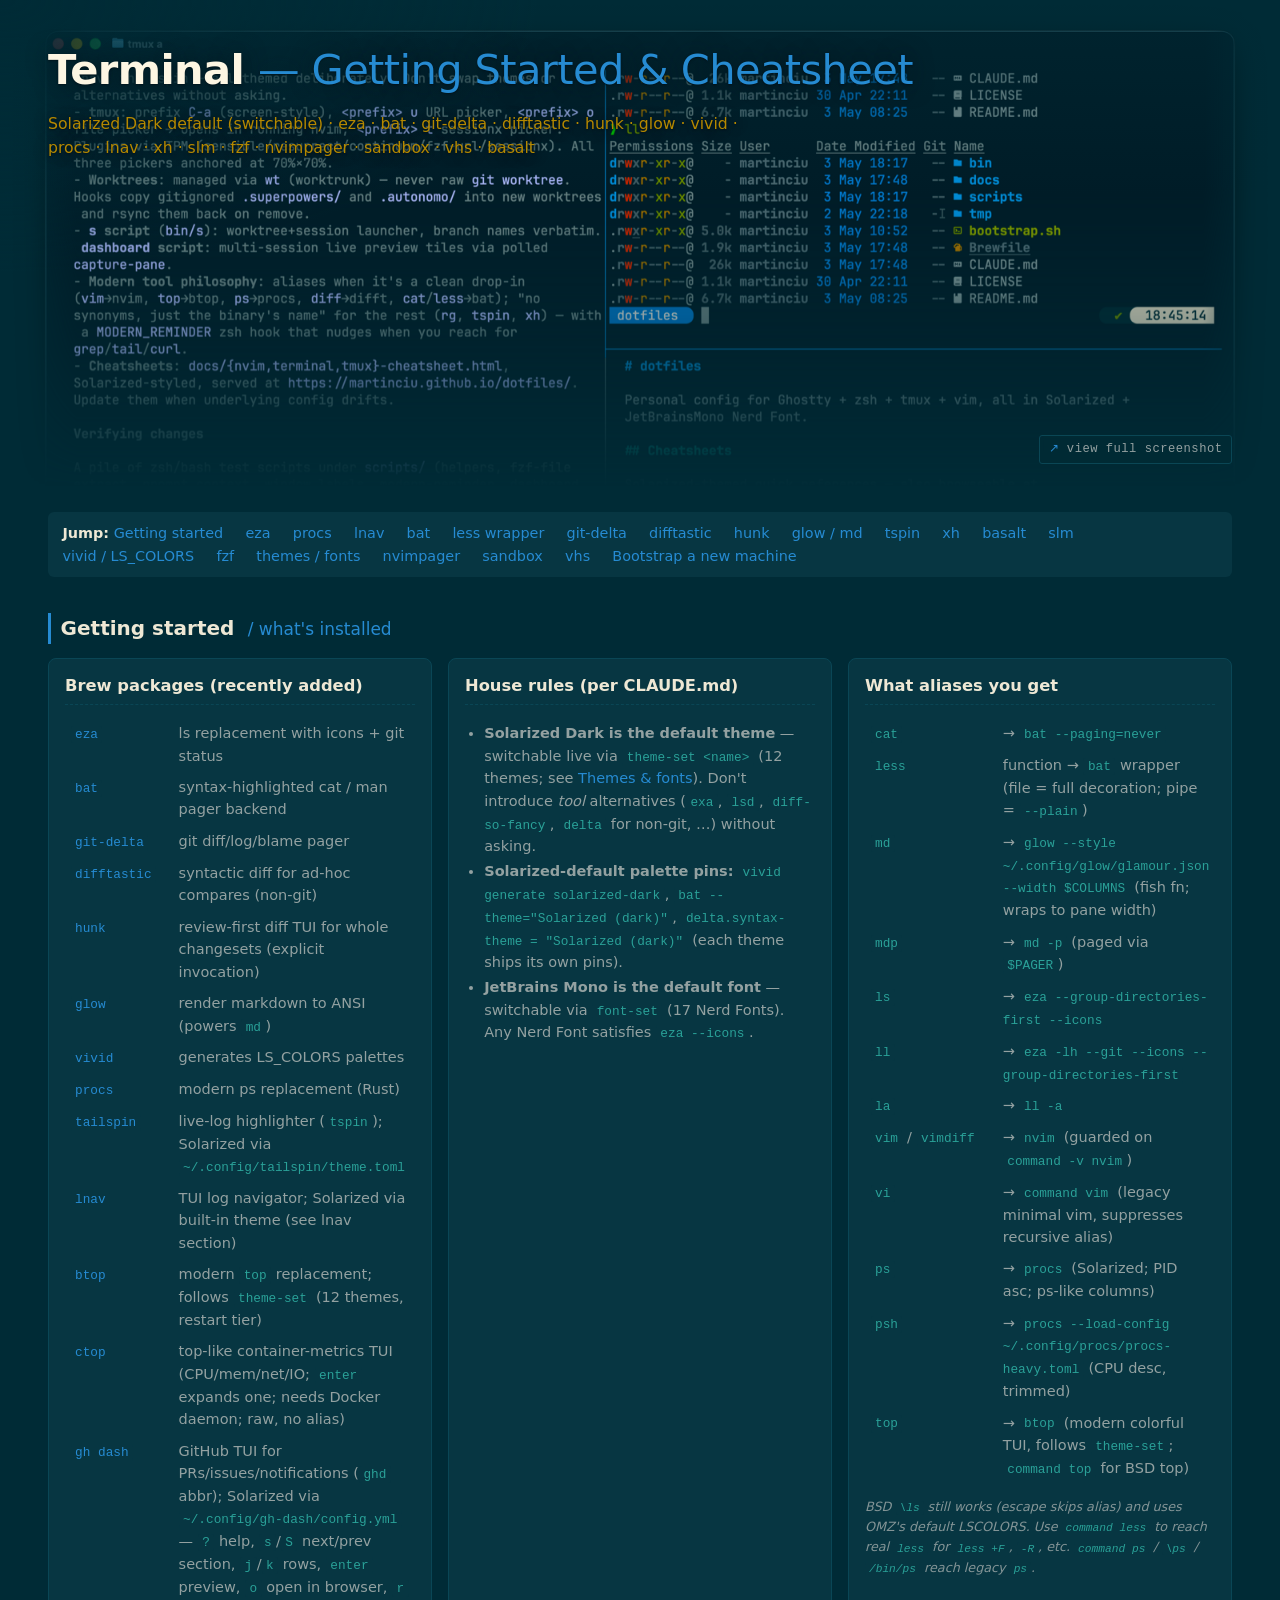
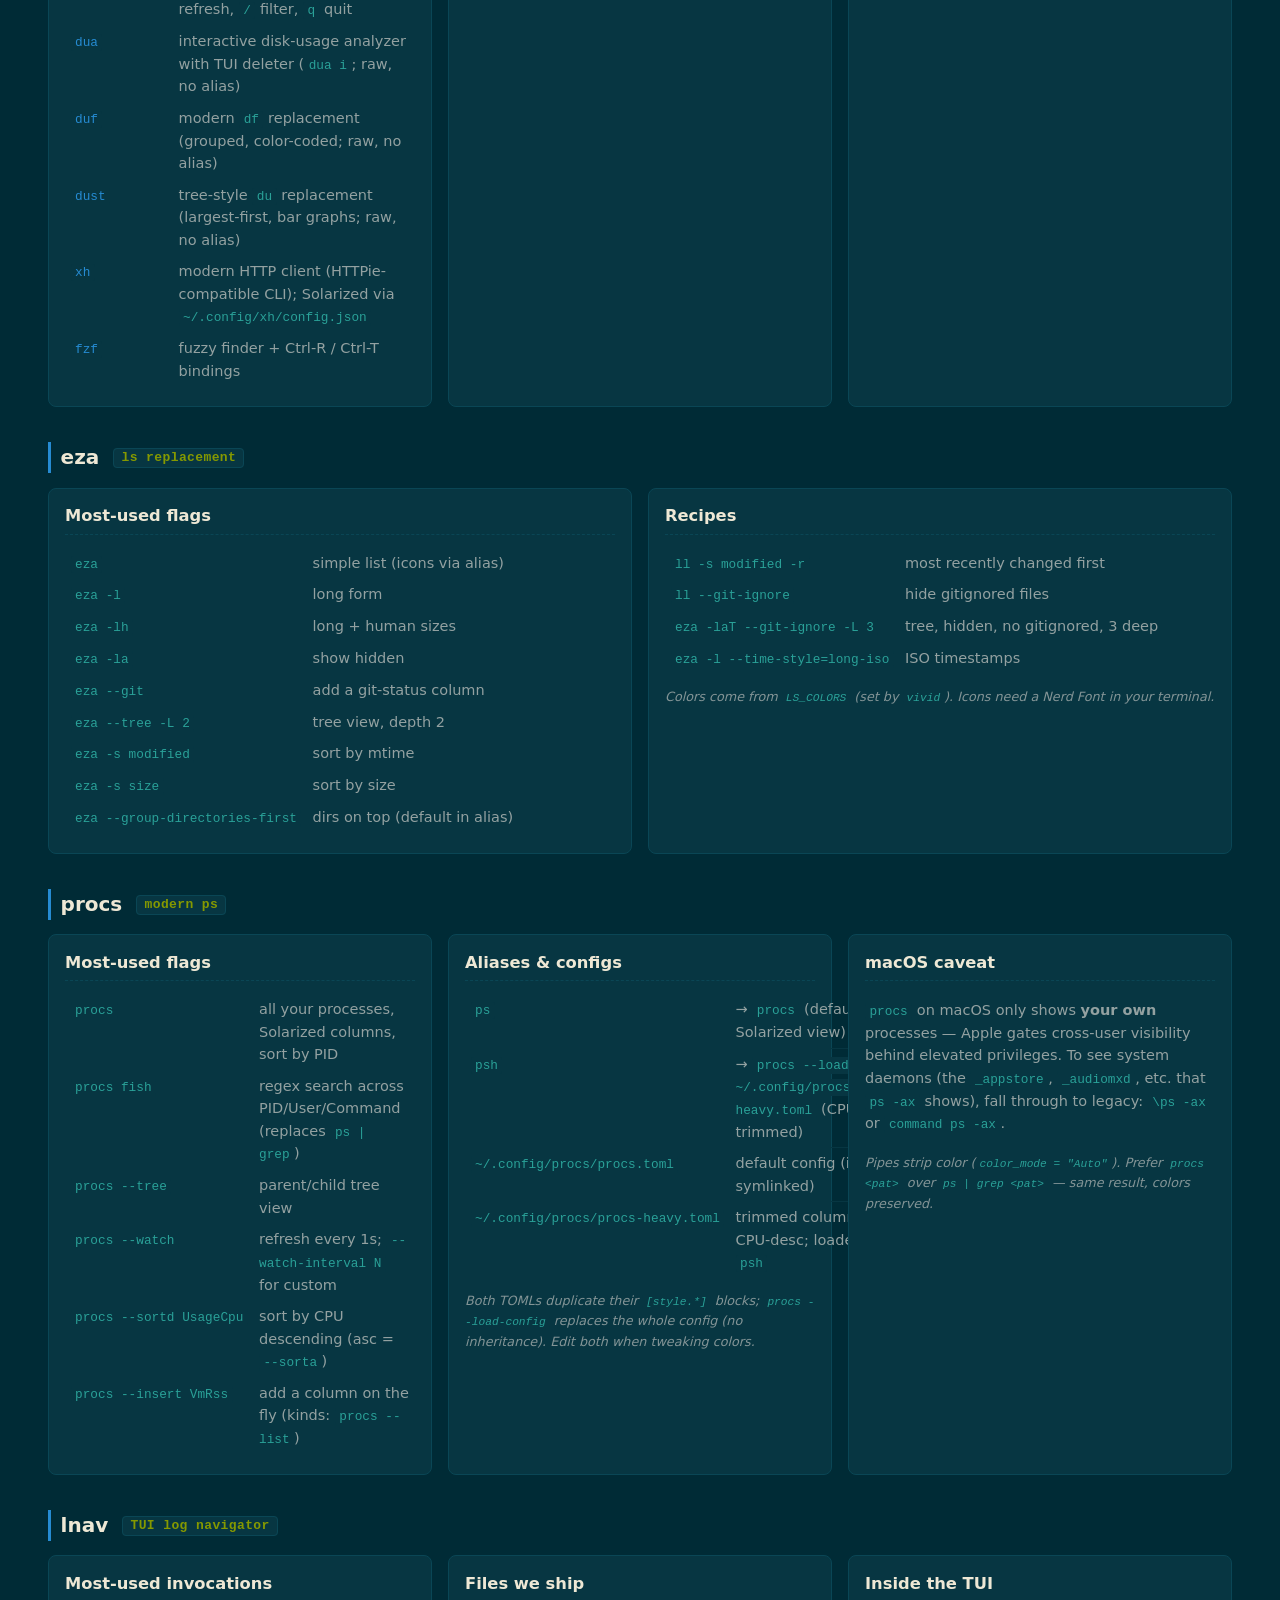
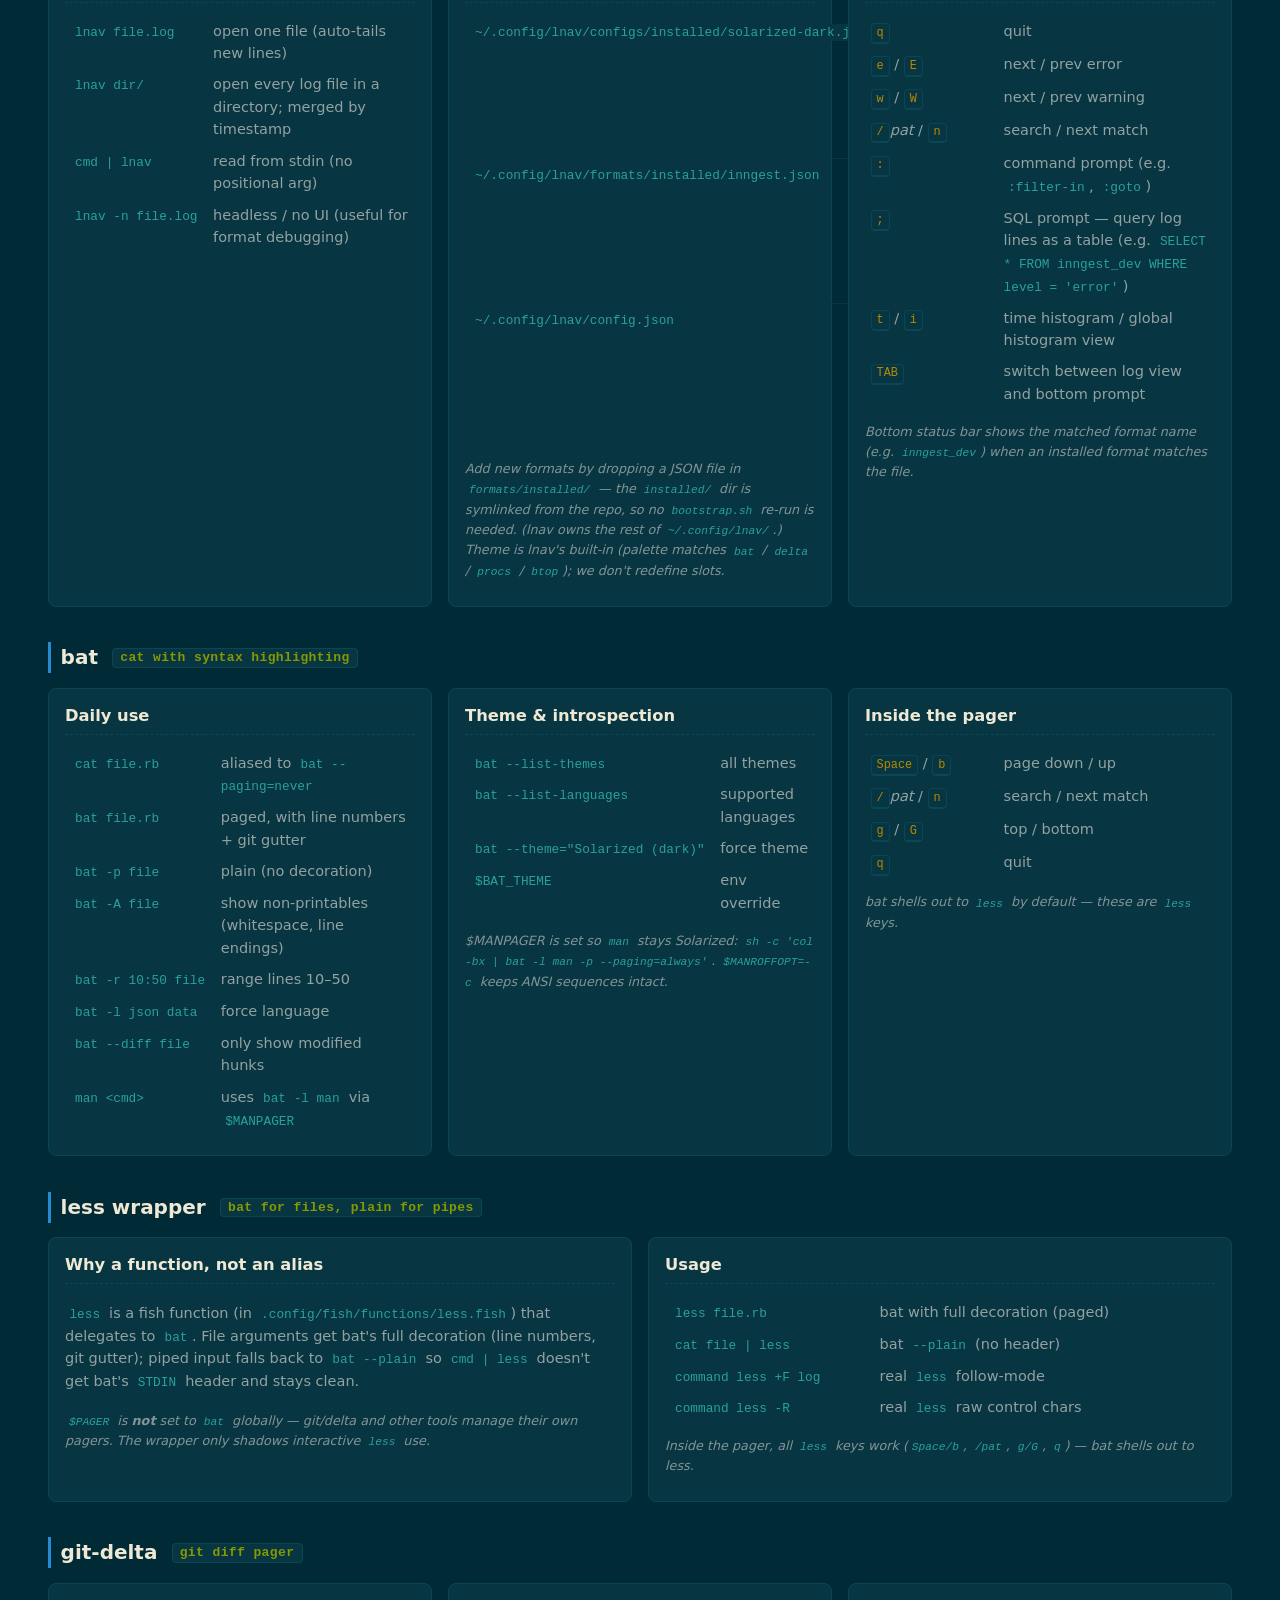
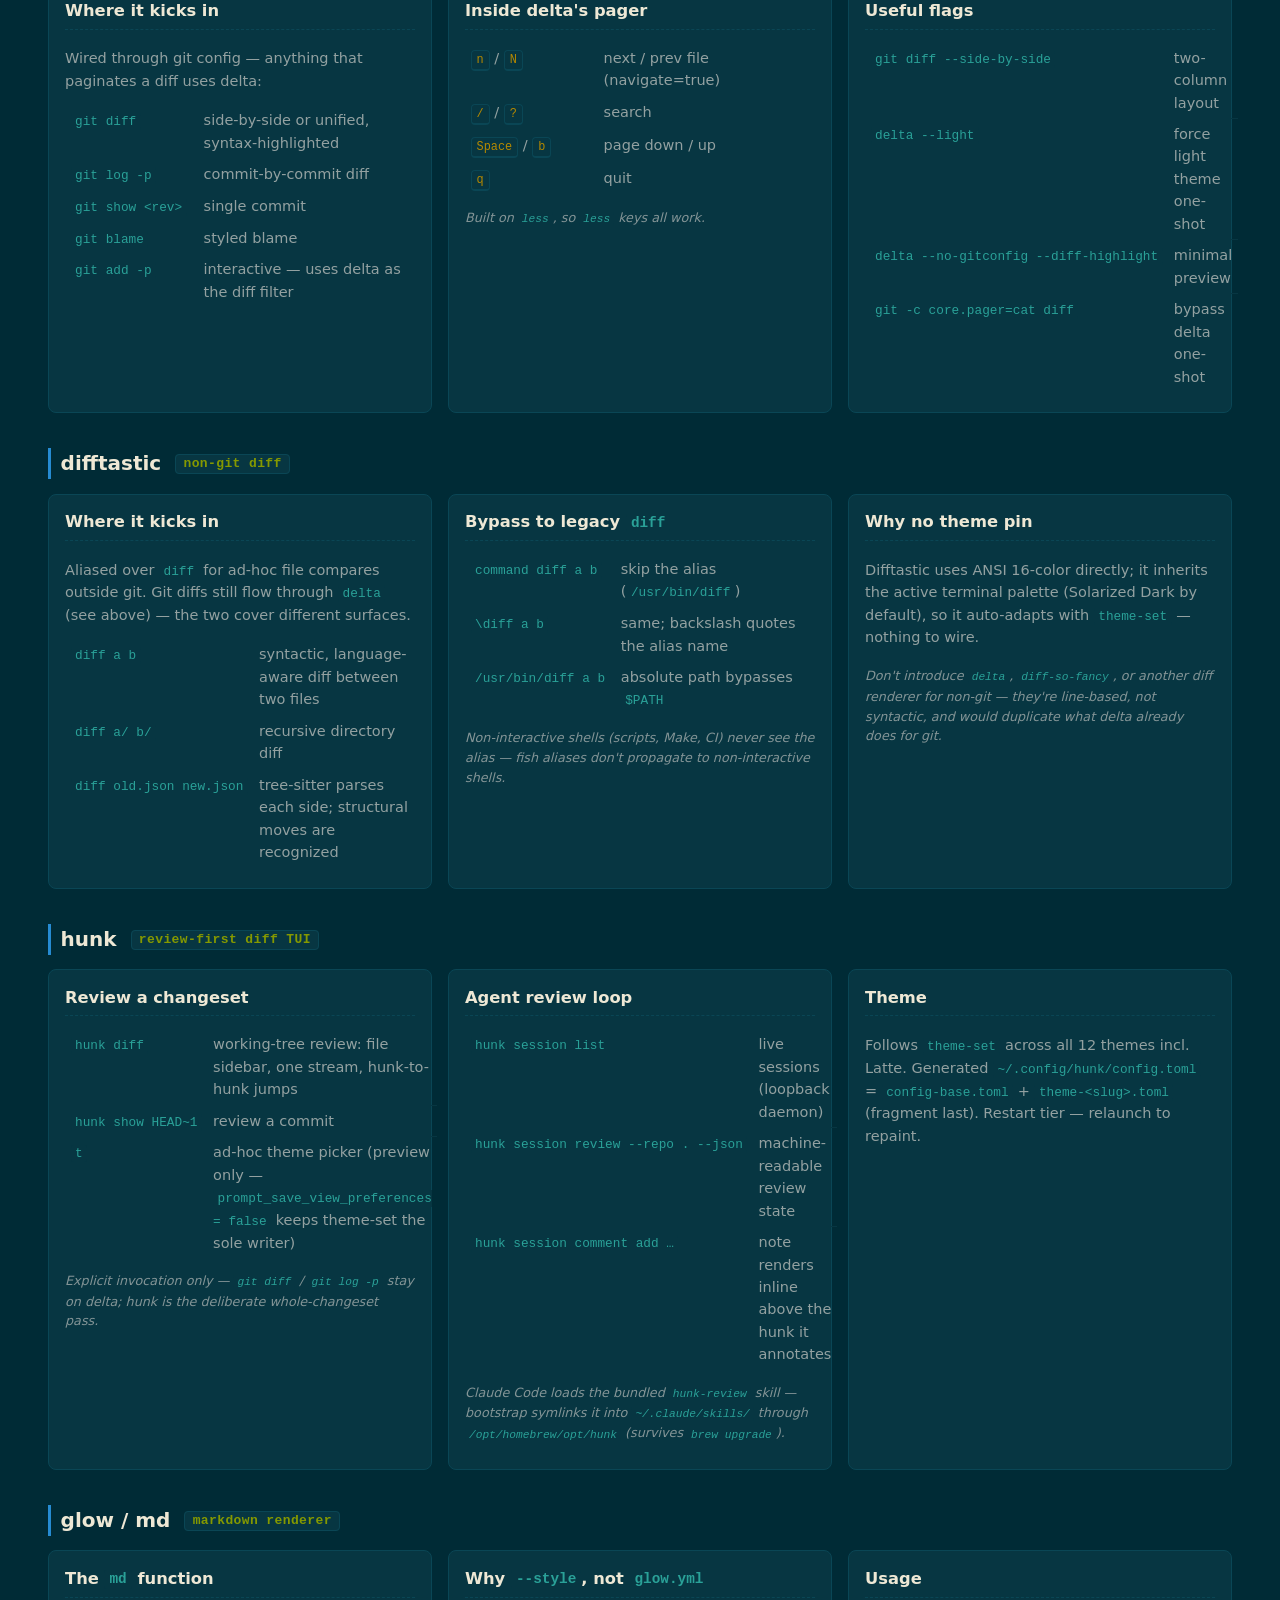
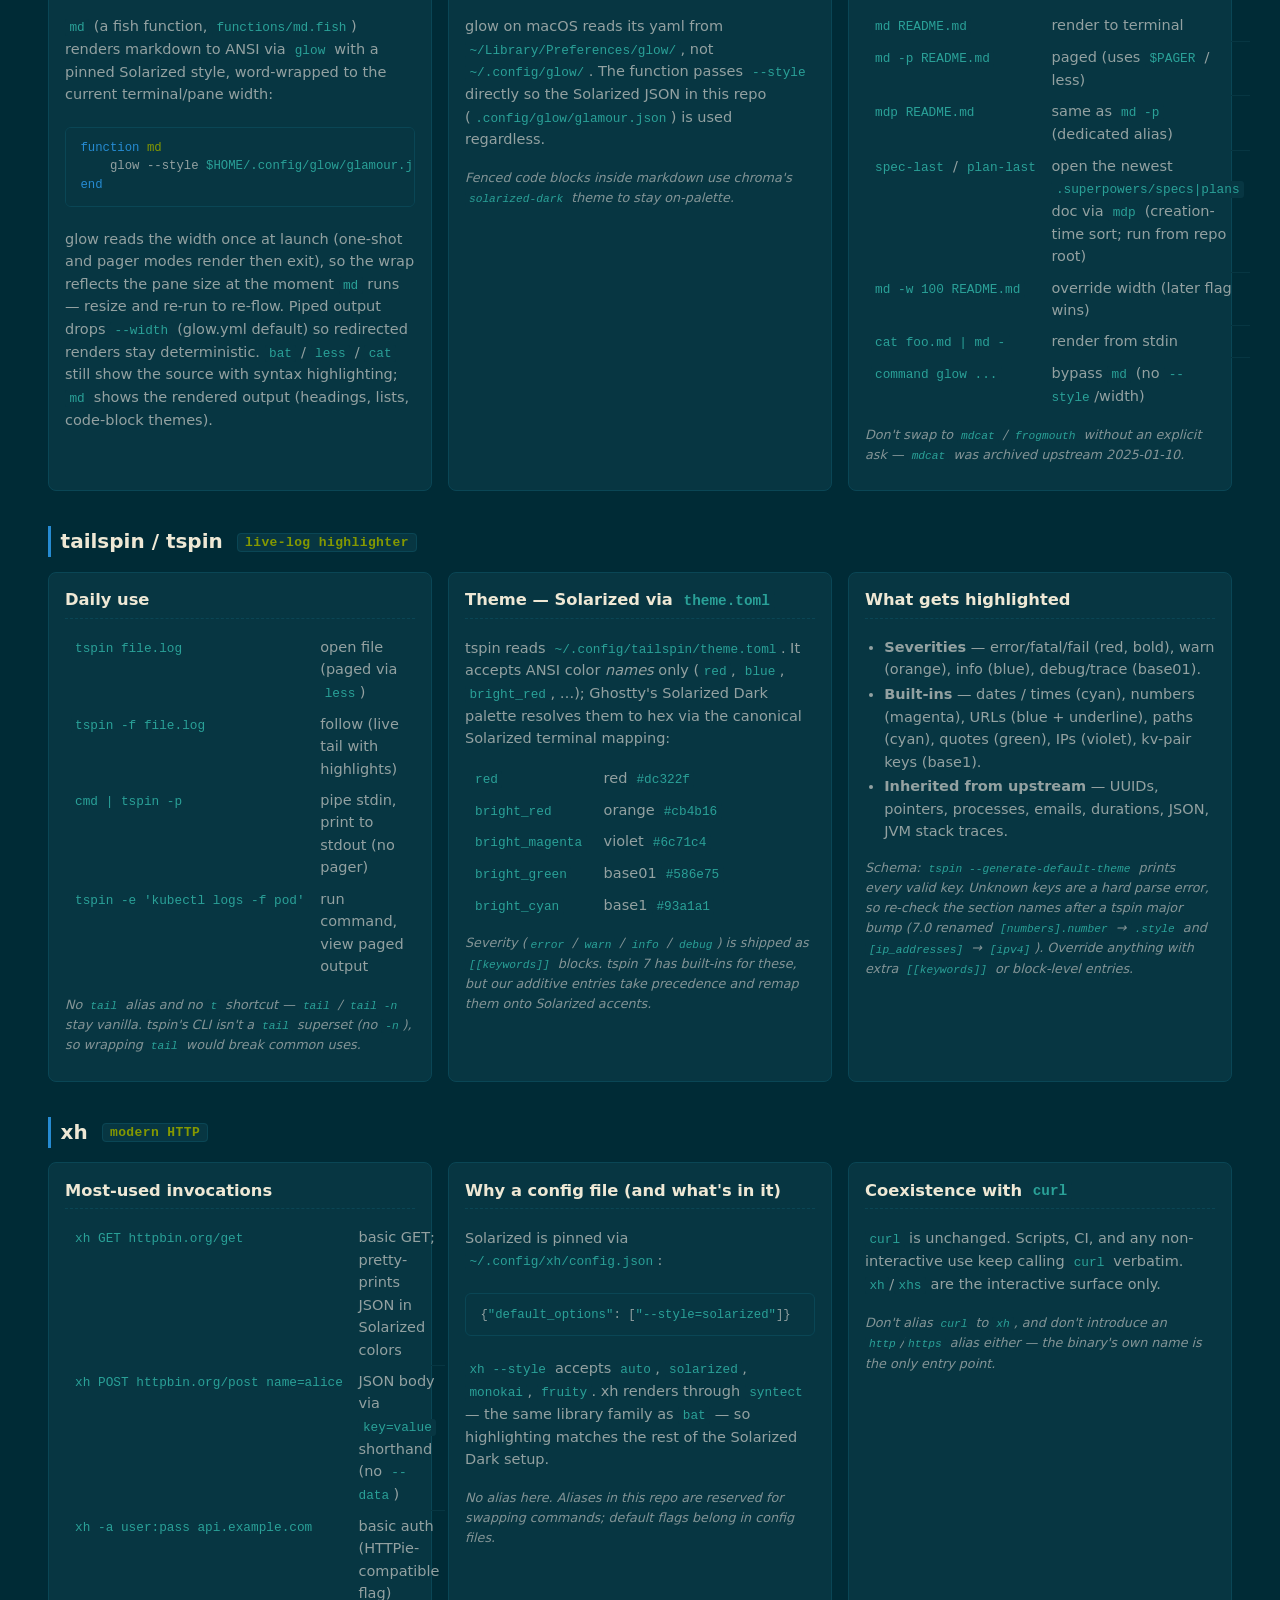
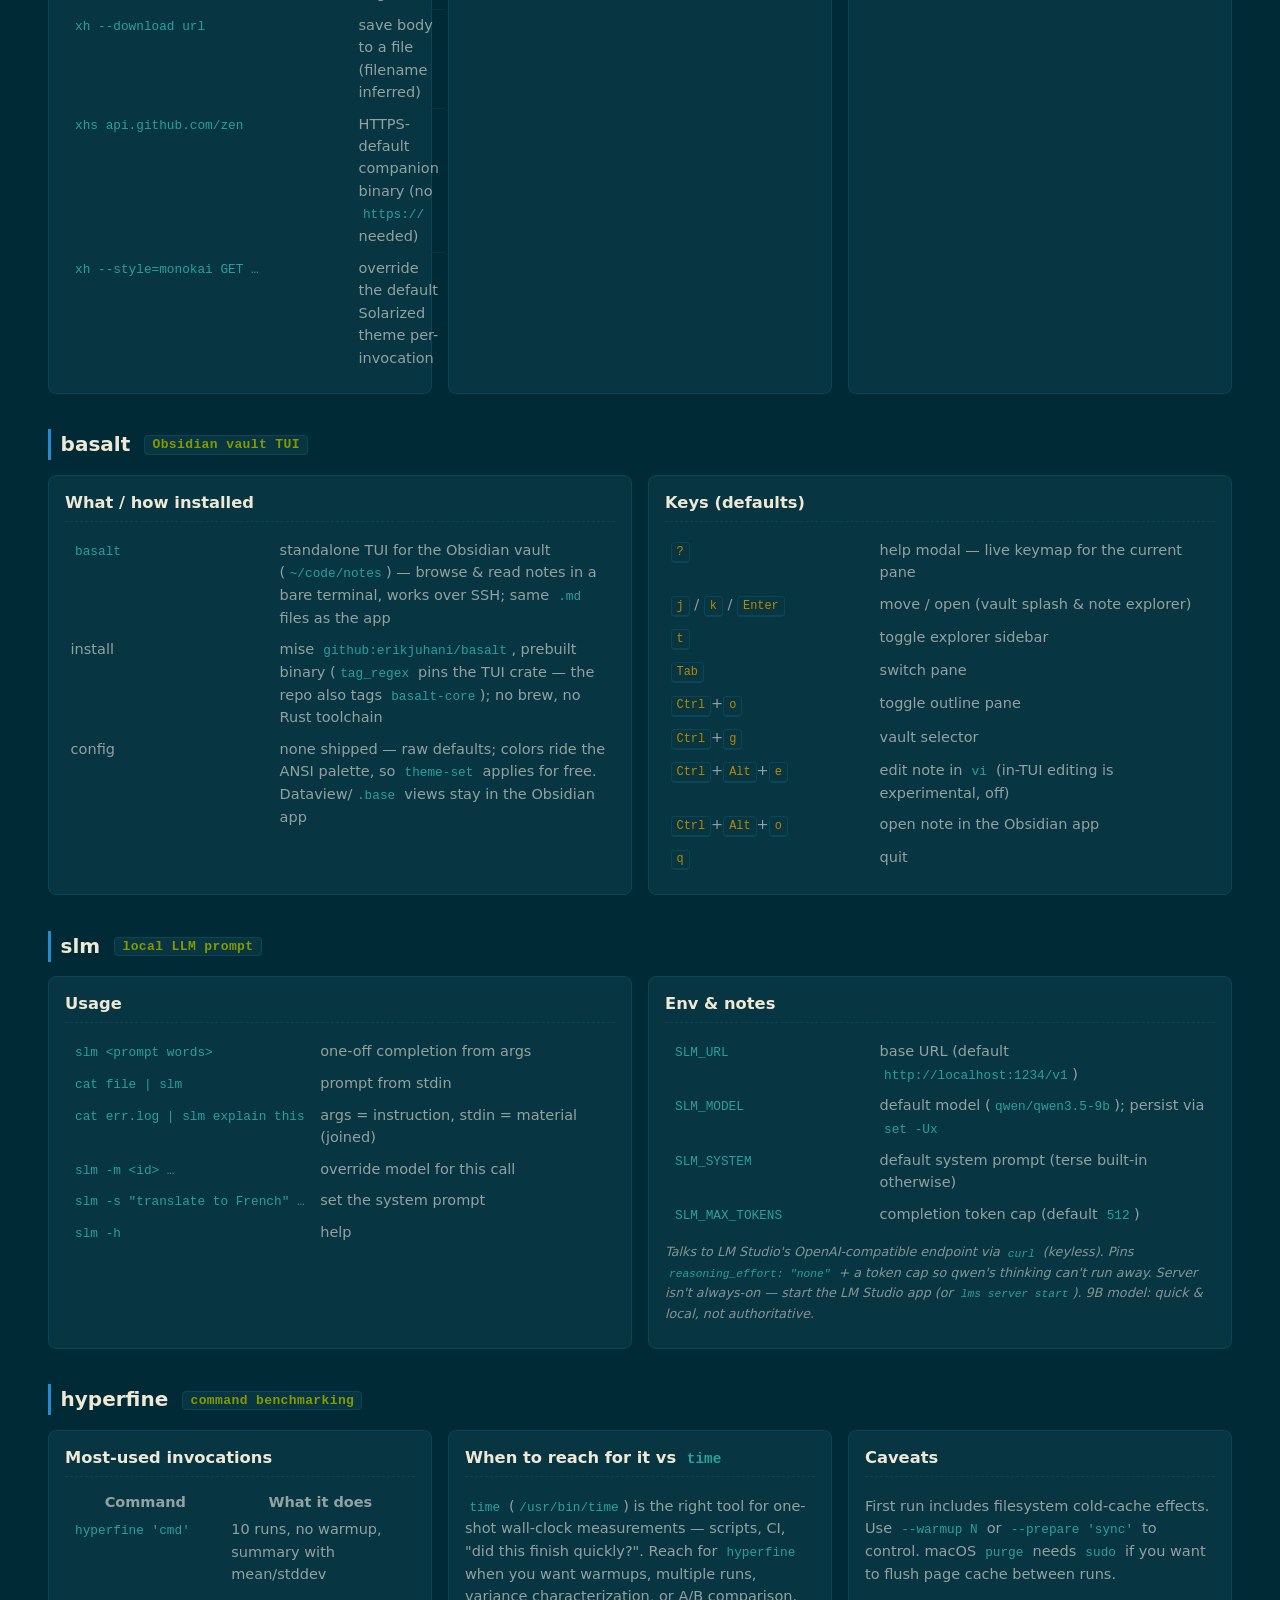
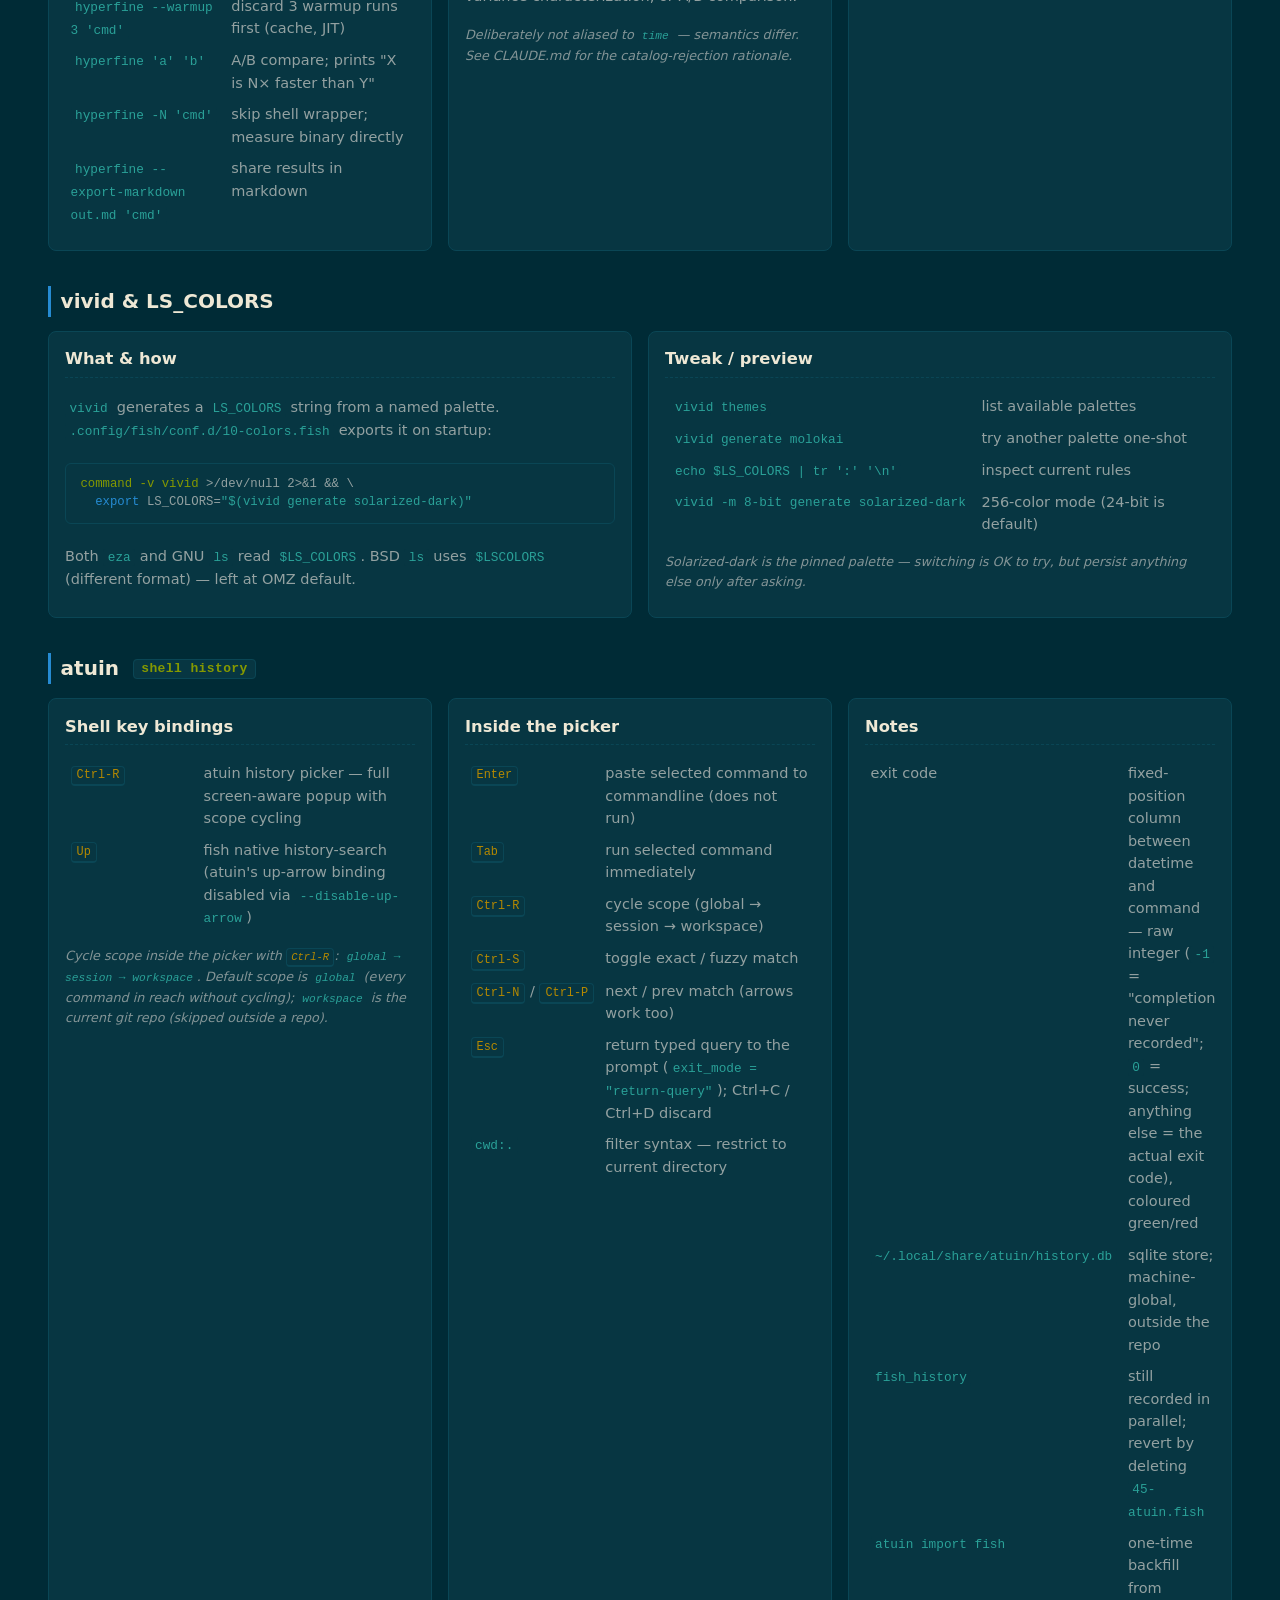
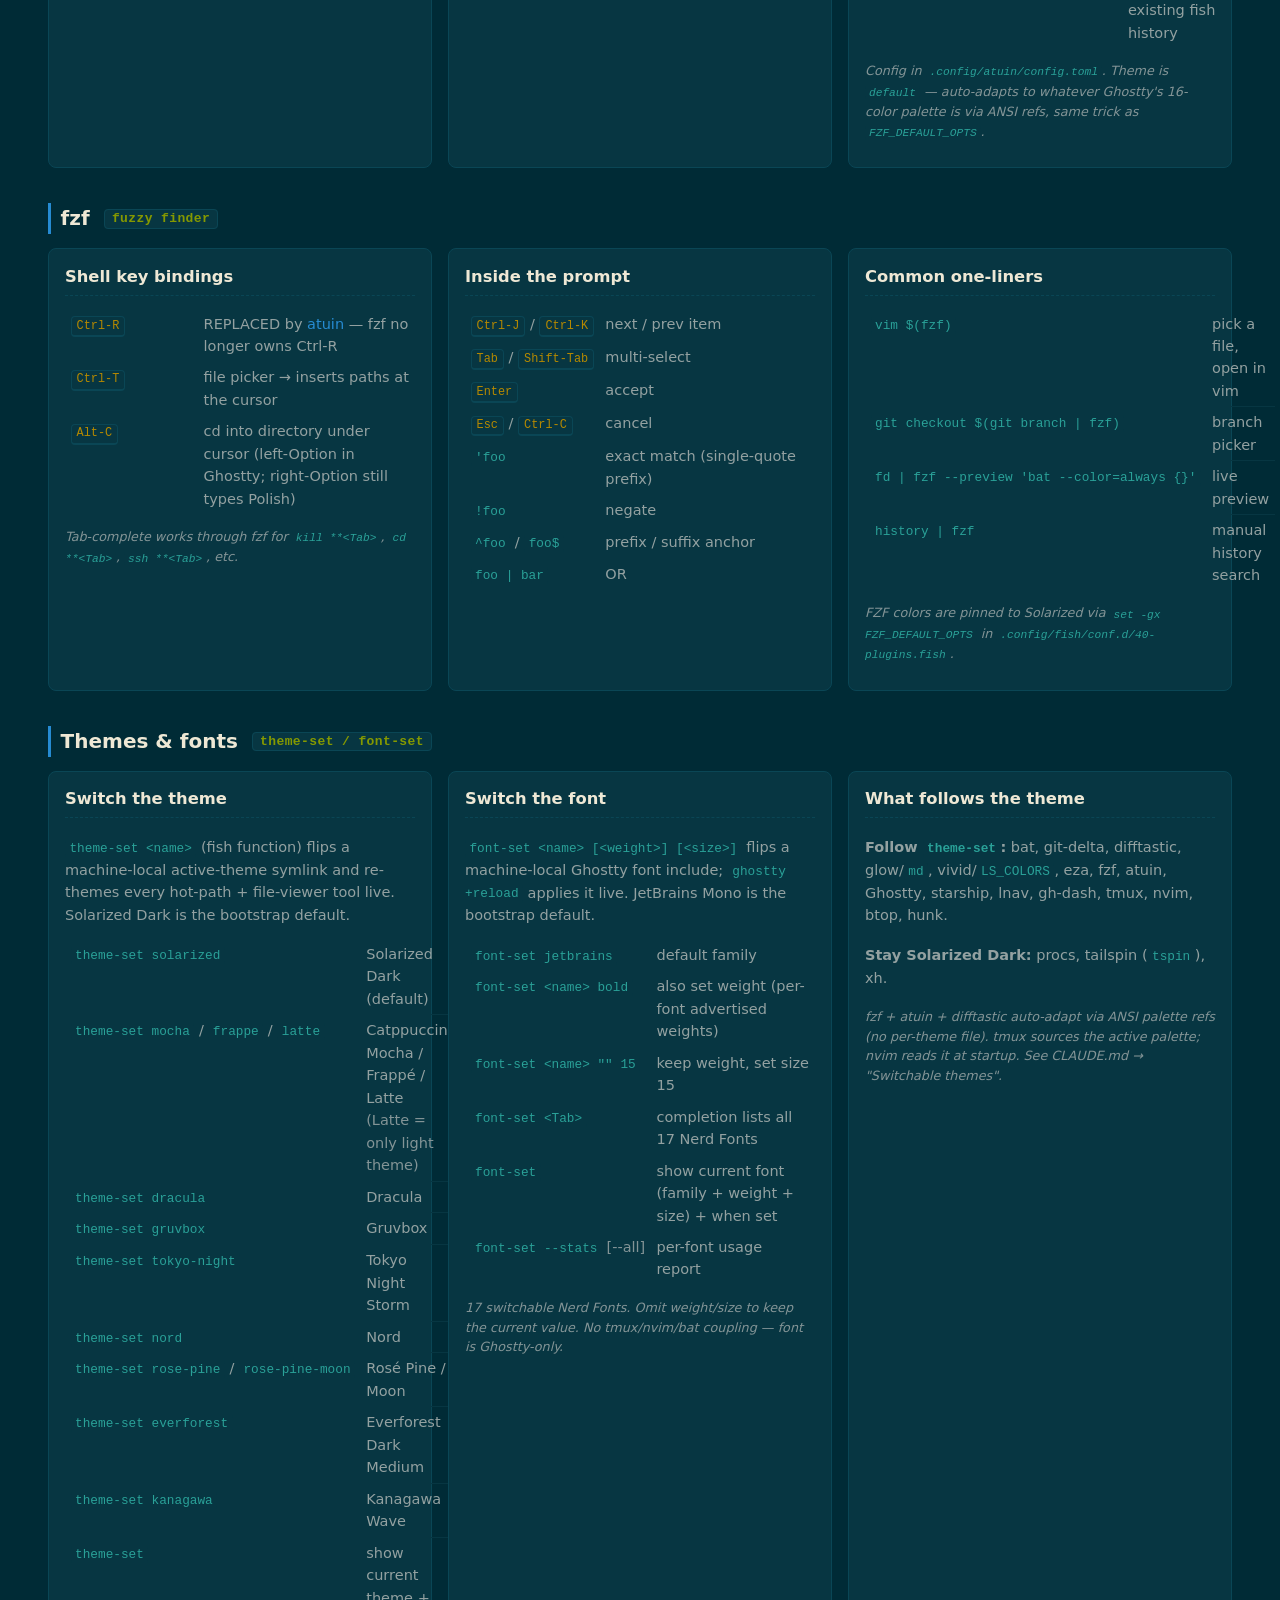
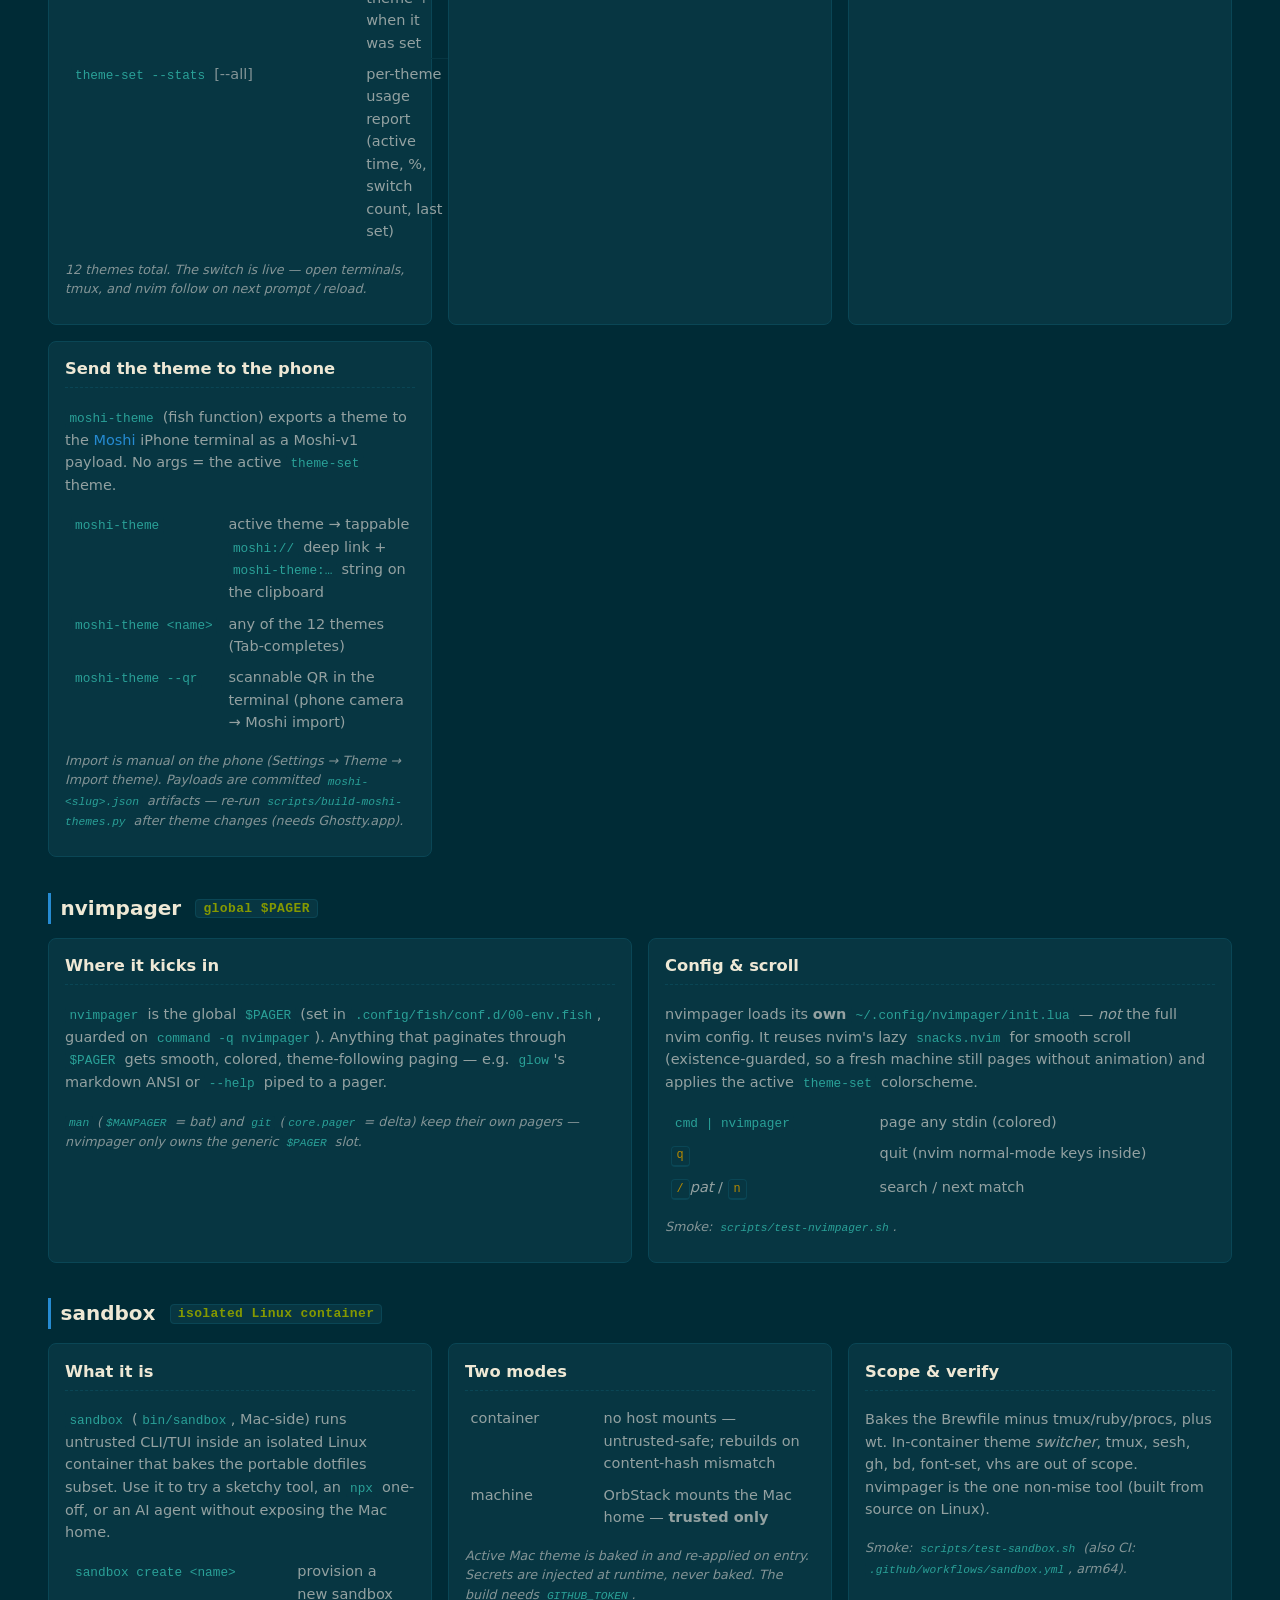
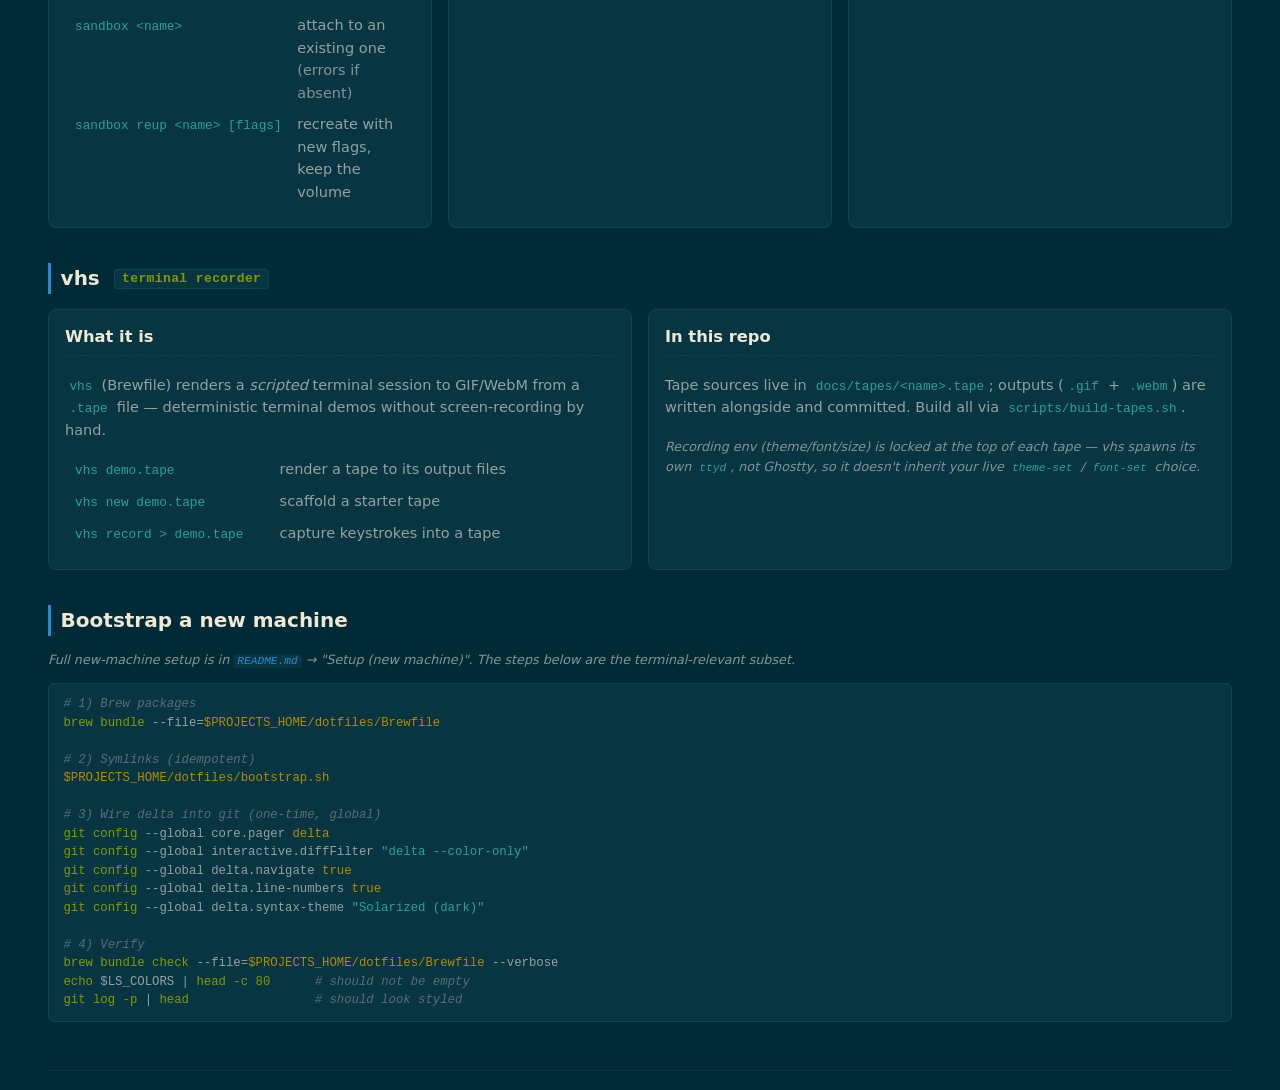
<file: docs/terminal-cheatsheet.html>
<!doctype html>
<html lang="en">
<head>
<meta charset="utf-8" />
<meta name="viewport" content="width=device-width,initial-scale=1" />
<title>Terminal — Getting Started &amp; Cheatsheet</title>
<link rel="stylesheet" href="style.css" />
<style>
  h2 .tool-tag { background: var(--base02); color: var(--green); border: 1px solid #0a4655; padding: .1em .55em; border-radius: 4px;
    font-size: .65em; font-family: var(--mono); margin-left: .55em; vertical-align: middle; letter-spacing: .03em; }
  pre .str { color: var(--cyan); }
</style>
</head>
<body>

<section class="hero-band">
  <a class="hero-img" href="images/example_terminal.png" aria-label="Open full-size terminal screenshot">
    <img src="images/example_terminal-hero.png"
         alt="Solarized Dark terminal showing eza, bat, git-delta, fzf"
         width="1600" height="967" loading="eager" />
  </a>
  <div class="hero-inner">
    <h1>Terminal <span class="accent">— Getting Started &amp; Cheatsheet</span></h1>
    <div class="sub">
      Solarized Dark default (switchable) &middot; eza · bat · git-delta · difftastic · hunk · glow · vivid · procs · lnav · xh · slm · fzf · nvimpager · sandbox · vhs · basalt
    </div>
  </div>
  <a class="hero-cta" href="images/example_terminal.png">view full screenshot</a>
</section>

<nav class="toc">
  <strong style="color:var(--base2)">Jump:</strong>
  <a href="#start">Getting started</a>
  <a href="#eza">eza</a>
  <a href="#procs">procs</a>
  <a href="#lnav">lnav</a>
  <a href="#bat">bat</a>
  <a href="#less">less wrapper</a>
  <a href="#delta">git-delta</a>
  <a href="#difftastic">difftastic</a>
  <a href="#hunk">hunk</a>
  <a href="#glow">glow / md</a>
  <a href="#tspin">tspin</a>
  <a href="#xh">xh</a>
  <a href="#basalt">basalt</a>
  <a href="#slm">slm</a>
  <a href="#vivid">vivid / LS_COLORS</a>
  <a href="#fzf">fzf</a>
  <a href="#themes">themes / fonts</a>
  <a href="#nvimpager">nvimpager</a>
  <a href="#sandbox">sandbox</a>
  <a href="#vhs">vhs</a>
  <a href="#bootstrap">Bootstrap a new machine</a>
</nav>

<!-- ═══════════════════════════════════════════════════════════════════════ -->
<h2 id="start">Getting started <span class="accent">/ what's installed</span></h2>

<div class="grid">

  <div class="card">
    <h3>Brew packages (recently added)</h3>
    <table>
      <tr><td class="key"><a href="https://github.com/eza-community/eza"><code>eza</code></a></td><td class="desc">ls replacement with icons + git status</td></tr>
      <tr><td class="key"><a href="https://github.com/sharkdp/bat"><code>bat</code></a></td><td class="desc">syntax-highlighted cat / man pager backend</td></tr>
      <tr><td class="key"><a href="https://github.com/dandavison/delta"><code>git-delta</code></a></td><td class="desc">git diff/log/blame pager</td></tr>
      <tr><td class="key"><a href="https://difftastic.wilfred.me.uk/"><code>difftastic</code></a></td><td class="desc">syntactic diff for ad-hoc compares (non-git)</td></tr>
      <tr><td class="key"><a href="https://www.hunk.dev/"><code>hunk</code></a></td><td class="desc">review-first diff TUI for whole changesets (explicit invocation)</td></tr>
      <tr><td class="key"><a href="https://github.com/charmbracelet/glow"><code>glow</code></a></td><td class="desc">render markdown to ANSI (powers <code>md</code>)</td></tr>
      <tr><td class="key"><a href="https://github.com/sharkdp/vivid"><code>vivid</code></a></td><td class="desc">generates LS_COLORS palettes</td></tr>
      <tr><td class="key"><a href="https://github.com/dalance/procs"><code>procs</code></a></td><td class="desc">modern ps replacement (Rust)</td></tr>
      <tr><td class="key"><a href="https://github.com/bensadeh/tailspin"><code>tailspin</code></a></td><td class="desc">live-log highlighter (<code>tspin</code>); Solarized via <code>~/.config/tailspin/theme.toml</code></td></tr>
      <tr><td class="key"><a href="https://lnav.org/"><code>lnav</code></a></td><td class="desc">TUI log navigator; Solarized via built-in theme (see lnav section)</td></tr>
      <tr><td class="key"><a href="https://github.com/aristocratos/btop"><code>btop</code></a></td><td class="desc">modern <code>top</code> replacement; follows <code>theme-set</code> (12 themes, restart tier)</td></tr>
      <tr><td class="key"><a href="https://github.com/bcicen/ctop"><code>ctop</code></a></td><td class="desc">top-like container-metrics TUI (CPU/mem/net/IO; <code>enter</code> expands one; needs Docker daemon; raw, no alias)</td></tr>
      <tr><td class="key"><a href="https://github.com/dlvhdr/gh-dash"><code>gh dash</code></a></td><td class="desc">GitHub TUI for PRs/issues/notifications (<code>ghd</code> abbr); Solarized via <code>~/.config/gh-dash/config.yml</code> — <code>?</code> help, <code>s</code>/<code>S</code> next/prev section, <code>j</code>/<code>k</code> rows, <code>enter</code> preview, <code>o</code> open in browser, <code>r</code> refresh, <code>/</code> filter, <code>q</code> quit</td></tr>
      <tr><td class="key"><a href="https://github.com/Byron/dua-cli"><code>dua</code></a></td><td class="desc">interactive disk-usage analyzer with TUI deleter (<code>dua i</code>; raw, no alias)</td></tr>
      <tr><td class="key"><a href="https://github.com/muesli/duf"><code>duf</code></a></td><td class="desc">modern <code>df</code> replacement (grouped, color-coded; raw, no alias)</td></tr>
      <tr><td class="key"><a href="https://github.com/bootandy/dust"><code>dust</code></a></td><td class="desc">tree-style <code>du</code> replacement (largest-first, bar graphs; raw, no alias)</td></tr>
      <tr><td class="key"><a href="https://github.com/ducaale/xh"><code>xh</code></a></td><td class="desc">modern HTTP client (HTTPie-compatible CLI); Solarized via <code>~/.config/xh/config.json</code></td></tr>
      <tr><td class="key"><a href="https://github.com/junegunn/fzf"><code>fzf</code></a></td><td class="desc">fuzzy finder + Ctrl-R / Ctrl-T bindings</td></tr>
    </table>
  </div>

  <div class="card">
    <h3>House rules (per CLAUDE.md)</h3>
    <ul class="compact">
      <li><strong>Solarized Dark is the default theme</strong> — switchable live via <code>theme-set &lt;name&gt;</code> (12 themes; see <a href="#themes">Themes &amp; fonts</a>). Don't introduce <em>tool</em> alternatives (<code>exa</code>, <code>lsd</code>, <code>diff-so-fancy</code>, <code>delta</code> for non-git, …) without asking.</li>
      <li><strong>Solarized-default palette pins:</strong> <code>vivid generate solarized-dark</code>, <code>bat --theme="Solarized (dark)"</code>, <code>delta.syntax-theme = "Solarized (dark)"</code> (each theme ships its own pins).</li>
      <li><strong>JetBrains Mono is the default font</strong> — switchable via <code>font-set</code> (17 Nerd Fonts). Any Nerd Font satisfies <code>eza --icons</code>.</li>
    </ul>
  </div>

  <div class="card">
    <h3>What aliases you get</h3>
    <table>
      <tr><td class="key"><code>cat</code></td><td class="desc">→ <code>bat --paging=never</code></td></tr>
      <tr><td class="key"><code>less</code></td><td class="desc">function → <code>bat</code> wrapper (file = full decoration; pipe = <code>--plain</code>)</td></tr>
      <tr><td class="key"><code>md</code></td><td class="desc">→ <code>glow --style ~/.config/glow/glamour.json --width $COLUMNS</code> (fish fn; wraps to pane width)</td></tr>
      <tr><td class="key"><code>mdp</code></td><td class="desc">→ <code>md -p</code> (paged via <code>$PAGER</code>)</td></tr>
      <tr><td class="key"><code>ls</code></td><td class="desc">→ <code>eza --group-directories-first --icons</code></td></tr>
      <tr><td class="key"><code>ll</code></td><td class="desc">→ <code>eza -lh --git --icons --group-directories-first</code></td></tr>
      <tr><td class="key"><code>la</code></td><td class="desc">→ <code>ll -a</code></td></tr>
      <tr><td class="key"><code>vim</code> / <code>vimdiff</code></td><td class="desc">→ <code>nvim</code> (guarded on <code>command -v nvim</code>)</td></tr>
      <tr><td class="key"><code>vi</code></td><td class="desc">→ <code>command vim</code> (legacy minimal vim, suppresses recursive alias)</td></tr>
      <tr><td class="key"><code>ps</code></td><td class="desc">→ <code>procs</code> (Solarized; PID asc; ps-like columns)</td></tr>
      <tr><td class="key"><code>psh</code></td><td class="desc">→ <code>procs --load-config ~/.config/procs/procs-heavy.toml</code> (CPU desc, trimmed)</td></tr>
      <tr><td class="key"><code>top</code></td><td class="desc">→ <code>btop</code> (modern colorful TUI, follows <code>theme-set</code>; <code>command top</code> for BSD top)</td></tr>
    </table>
    <p class="note">BSD <code>\ls</code> still works (escape skips alias) and uses OMZ's default LSCOLORS. Use <code>command less</code> to reach real <code>less</code> for <code>less +F</code>, <code>-R</code>, etc. <code>command ps</code> / <code>\ps</code> / <code>/bin/ps</code> reach legacy <code>ps</code>.</p>
  </div>

</div>

<!-- ═══════════════════════════════════════════════════════════════════════ -->
<h2 id="eza">eza <span class="tool-tag">ls replacement</span></h2>

<div class="grid">
  <div class="card">
    <h3>Most-used flags</h3>
    <table>
      <tr><td class="key"><code>eza</code></td><td class="desc">simple list (icons via alias)</td></tr>
      <tr><td class="key"><code>eza -l</code></td><td class="desc">long form</td></tr>
      <tr><td class="key"><code>eza -lh</code></td><td class="desc">long + human sizes</td></tr>
      <tr><td class="key"><code>eza -la</code></td><td class="desc">show hidden</td></tr>
      <tr><td class="key"><code>eza --git</code></td><td class="desc">add a git-status column</td></tr>
      <tr><td class="key"><code>eza --tree -L 2</code></td><td class="desc">tree view, depth 2</td></tr>
      <tr><td class="key"><code>eza -s modified</code></td><td class="desc">sort by mtime</td></tr>
      <tr><td class="key"><code>eza -s size</code></td><td class="desc">sort by size</td></tr>
      <tr><td class="key"><code>eza --group-directories-first</code></td><td class="desc">dirs on top (default in alias)</td></tr>
    </table>
  </div>

  <div class="card">
    <h3>Recipes</h3>
    <table>
      <tr><td class="key"><code>ll -s modified -r</code></td><td class="desc">most recently changed first</td></tr>
      <tr><td class="key"><code>ll --git-ignore</code></td><td class="desc">hide gitignored files</td></tr>
      <tr><td class="key"><code>eza -laT --git-ignore -L 3</code></td><td class="desc">tree, hidden, no gitignored, 3 deep</td></tr>
      <tr><td class="key"><code>eza -l --time-style=long-iso</code></td><td class="desc">ISO timestamps</td></tr>
    </table>
    <p class="note">Colors come from <code>LS_COLORS</code> (set by <code>vivid</code>). Icons need a Nerd Font in your terminal.</p>
  </div>
</div>

<!-- ═══════════════════════════════════════════════════════════════════════ -->
<h2 id="procs">procs <span class="tool-tag">modern ps</span></h2>

<div class="grid">
  <div class="card">
    <h3>Most-used flags</h3>
    <table>
      <tr><td class="key"><code>procs</code></td><td class="desc">all your processes, Solarized columns, sort by PID</td></tr>
      <tr><td class="key"><code>procs fish</code></td><td class="desc">regex search across PID/User/Command (replaces <code>ps | grep</code>)</td></tr>
      <tr><td class="key"><code>procs --tree</code></td><td class="desc">parent/child tree view</td></tr>
      <tr><td class="key"><code>procs --watch</code></td><td class="desc">refresh every 1s; <code>--watch-interval N</code> for custom</td></tr>
      <tr><td class="key"><code>procs --sortd UsageCpu</code></td><td class="desc">sort by CPU descending (asc = <code>--sorta</code>)</td></tr>
      <tr><td class="key"><code>procs --insert VmRss</code></td><td class="desc">add a column on the fly (kinds: <code>procs --list</code>)</td></tr>
    </table>
  </div>

  <div class="card">
    <h3>Aliases &amp; configs</h3>
    <table>
      <tr><td class="key"><code>ps</code></td><td class="desc">→ <code>procs</code> (default Solarized view)</td></tr>
      <tr><td class="key"><code>psh</code></td><td class="desc">→ <code>procs --load-config ~/.config/procs/procs-heavy.toml</code> (CPU desc, trimmed)</td></tr>
      <tr><td class="key"><code>~/.config/procs/procs.toml</code></td><td class="desc">default config (in-repo, symlinked)</td></tr>
      <tr><td class="key"><code>~/.config/procs/procs-heavy.toml</code></td><td class="desc">trimmed columns + CPU-desc; loaded by <code>psh</code></td></tr>
    </table>
    <p class="note">Both TOMLs duplicate their <code>[style.*]</code> blocks; <code>procs --load-config</code> replaces the whole config (no inheritance). Edit both when tweaking colors.</p>
  </div>

  <div class="card">
    <h3>macOS caveat</h3>
    <p>
      <code>procs</code> on macOS only shows <strong>your own</strong> processes — Apple gates
      cross-user visibility behind elevated privileges. To see system daemons (the
      <code>_appstore</code>, <code>_audiomxd</code>, etc. that <code>ps&nbsp;-ax</code> shows), fall through to legacy:
      <code>\ps&nbsp;-ax</code> or <code>command&nbsp;ps&nbsp;-ax</code>.
    </p>
    <p class="note">Pipes strip color (<code>color_mode = "Auto"</code>). Prefer <code>procs &lt;pat&gt;</code> over <code>ps&nbsp;|&nbsp;grep&nbsp;&lt;pat&gt;</code> — same result, colors preserved.</p>
  </div>
</div>

<!-- ═══════════════════════════════════════════════════════════════════════ -->
<h2 id="lnav">lnav <span class="tool-tag">TUI log navigator</span></h2>

<div class="grid">
  <div class="card">
    <h3>Most-used invocations</h3>
    <table>
      <tr><td class="key"><code>lnav file.log</code></td><td class="desc">open one file (auto-tails new lines)</td></tr>
      <tr><td class="key"><code>lnav dir/</code></td><td class="desc">open every log file in a directory; merged by timestamp</td></tr>
      <tr><td class="key"><code>cmd | lnav</code></td><td class="desc">read from stdin (no positional arg)</td></tr>
      <tr><td class="key"><code>lnav -n file.log</code></td><td class="desc">headless / no UI (useful for format debugging)</td></tr>
    </table>
  </div>

  <div class="card">
    <h3>Files we ship</h3>
    <table>
      <tr><td class="key"><code>~/.config/lnav/configs/installed/solarized-dark.json</code></td><td class="desc">activates lnav's built-in Solarized Dark theme</td></tr>
      <tr><td class="key"><code>~/.config/lnav/formats/installed/inngest.json</code></td><td class="desc">JSON format for <code>inngest-cli dev</code> stdout</td></tr>
      <tr><td class="key"><code>~/.config/lnav/config.json</code></td><td class="desc">lnav's runtime mutable config (not in repo)</td></tr>
    </table>
    <p class="note">Add new formats by dropping a JSON file in <code>formats/installed/</code> — the <code>installed/</code> dir is symlinked from the repo, so no <code>bootstrap.sh</code> re-run is needed. (lnav owns the rest of <code>~/.config/lnav/</code>.) Theme is lnav's built-in (palette matches <code>bat</code> / <code>delta</code> / <code>procs</code> / <code>btop</code>); we don't redefine slots.</p>
  </div>

  <div class="card">
    <h3>Inside the TUI</h3>
    <table>
      <tr><td class="key"><span class="k">q</span></td><td class="desc">quit</td></tr>
      <tr><td class="key"><span class="k">e</span> / <span class="k">E</span></td><td class="desc">next / prev error</td></tr>
      <tr><td class="key"><span class="k">w</span> / <span class="k">W</span></td><td class="desc">next / prev warning</td></tr>
      <tr><td class="key"><span class="k">/</span><i>pat</i> / <span class="k">n</span></td><td class="desc">search / next match</td></tr>
      <tr><td class="key"><span class="k">:</span></td><td class="desc">command prompt (e.g. <code>:filter-in</code>, <code>:goto</code>)</td></tr>
      <tr><td class="key"><span class="k">;</span></td><td class="desc">SQL prompt — query log lines as a table (e.g. <code>SELECT * FROM inngest_dev WHERE level = 'error'</code>)</td></tr>
      <tr><td class="key"><span class="k">t</span> / <span class="k">i</span></td><td class="desc">time histogram / global histogram view</td></tr>
      <tr><td class="key"><span class="k">TAB</span></td><td class="desc">switch between log view and bottom prompt</td></tr>
    </table>
    <p class="note">Bottom status bar shows the matched format name (e.g. <code>inngest_dev</code>) when an installed format matches the file.</p>
  </div>
</div>

<!-- ═══════════════════════════════════════════════════════════════════════ -->
<h2 id="bat">bat <span class="tool-tag">cat with syntax highlighting</span></h2>

<div class="grid">
  <div class="card">
    <h3>Daily use</h3>
    <table>
      <tr><td class="key"><code>cat file.rb</code></td><td class="desc">aliased to <code>bat --paging=never</code></td></tr>
      <tr><td class="key"><code>bat file.rb</code></td><td class="desc">paged, with line numbers + git gutter</td></tr>
      <tr><td class="key"><code>bat -p file</code></td><td class="desc">plain (no decoration)</td></tr>
      <tr><td class="key"><code>bat -A file</code></td><td class="desc">show non-printables (whitespace, line endings)</td></tr>
      <tr><td class="key"><code>bat -r 10:50 file</code></td><td class="desc">range lines 10–50</td></tr>
      <tr><td class="key"><code>bat -l json data</code></td><td class="desc">force language</td></tr>
      <tr><td class="key"><code>bat --diff file</code></td><td class="desc">only show modified hunks</td></tr>
      <tr><td class="key"><code>man &lt;cmd&gt;</code></td><td class="desc">uses <code>bat -l man</code> via <code>$MANPAGER</code></td></tr>
    </table>
  </div>

  <div class="card">
    <h3>Theme &amp; introspection</h3>
    <table>
      <tr><td class="key"><code>bat --list-themes</code></td><td class="desc">all themes</td></tr>
      <tr><td class="key"><code>bat --list-languages</code></td><td class="desc">supported languages</td></tr>
      <tr><td class="key"><code>bat --theme="Solarized (dark)"</code></td><td class="desc">force theme</td></tr>
      <tr><td class="key"><code>$BAT_THEME</code></td><td class="desc">env override</td></tr>
    </table>
    <p class="note">$MANPAGER is set so <code>man</code> stays Solarized: <code>sh -c 'col -bx | bat -l man -p --paging=always'</code>. <code>$MANROFFOPT=-c</code> keeps ANSI sequences intact.</p>
  </div>

  <div class="card">
    <h3>Inside the pager</h3>
    <table>
      <tr><td class="key"><span class="k">Space</span> / <span class="k">b</span></td><td class="desc">page down / up</td></tr>
      <tr><td class="key"><span class="k">/</span><i>pat</i> / <span class="k">n</span></td><td class="desc">search / next match</td></tr>
      <tr><td class="key"><span class="k">g</span> / <span class="k">G</span></td><td class="desc">top / bottom</td></tr>
      <tr><td class="key"><span class="k">q</span></td><td class="desc">quit</td></tr>
    </table>
    <p class="note">bat shells out to <code>less</code> by default — these are <code>less</code> keys.</p>
  </div>
</div>

<!-- ═══════════════════════════════════════════════════════════════════════ -->
<h2 id="less">less wrapper <span class="tool-tag">bat for files, plain for pipes</span></h2>

<div class="grid">
  <div class="card">
    <h3>Why a function, not an alias</h3>
    <p>
      <code>less</code> is a fish function (in <code>.config/fish/functions/less.fish</code>)
      that delegates to <code>bat</code>. File arguments get bat's full
      decoration (line numbers, git gutter); piped input falls back to <code>bat --plain</code>
      so <code>cmd | less</code> doesn't get bat's <code>STDIN</code> header and stays clean.
    </p>
    <p class="note">
      <code>$PAGER</code> is <strong>not</strong> set to <code>bat</code> globally — git/delta
      and other tools manage their own pagers. The wrapper only shadows interactive
      <code>less</code> use.
    </p>
  </div>

  <div class="card">
    <h3>Usage</h3>
    <table>
      <tr><td class="key"><code>less file.rb</code></td><td class="desc">bat with full decoration (paged)</td></tr>
      <tr><td class="key"><code>cat file | less</code></td><td class="desc">bat <code>--plain</code> (no header)</td></tr>
      <tr><td class="key"><code>command less +F log</code></td><td class="desc">real <code>less</code> follow-mode</td></tr>
      <tr><td class="key"><code>command less -R</code></td><td class="desc">real <code>less</code> raw control chars</td></tr>
    </table>
    <p class="note">Inside the pager, all <code>less</code> keys work (<code>Space/b</code>, <code>/pat</code>, <code>g/G</code>, <code>q</code>) — bat shells out to less.</p>
  </div>
</div>

<!-- ═══════════════════════════════════════════════════════════════════════ -->
<h2 id="delta">git-delta <span class="tool-tag">git diff pager</span></h2>

<div class="grid">
  <div class="card">
    <h3>Where it kicks in</h3>
    <p>Wired through git config — anything that paginates a diff uses delta:</p>
    <table>
      <tr><td class="key"><code>git diff</code></td><td class="desc">side-by-side or unified, syntax-highlighted</td></tr>
      <tr><td class="key"><code>git log -p</code></td><td class="desc">commit-by-commit diff</td></tr>
      <tr><td class="key"><code>git show &lt;rev&gt;</code></td><td class="desc">single commit</td></tr>
      <tr><td class="key"><code>git blame</code></td><td class="desc">styled blame</td></tr>
      <tr><td class="key"><code>git add -p</code></td><td class="desc">interactive — uses delta as the diff filter</td></tr>
    </table>
  </div>

  <div class="card">
    <h3>Inside delta's pager</h3>
    <table>
      <tr><td class="key"><span class="k">n</span> / <span class="k">N</span></td><td class="desc">next / prev file (navigate=true)</td></tr>
      <tr><td class="key"><span class="k">/</span> / <span class="k">?</span></td><td class="desc">search</td></tr>
      <tr><td class="key"><span class="k">Space</span> / <span class="k">b</span></td><td class="desc">page down / up</td></tr>
      <tr><td class="key"><span class="k">q</span></td><td class="desc">quit</td></tr>
    </table>
    <p class="note">Built on <code>less</code>, so <code>less</code> keys all work.</p>
  </div>

  <div class="card">
    <h3>Useful flags</h3>
    <table>
      <tr><td class="key"><code>git diff --side-by-side</code></td><td class="desc">two-column layout</td></tr>
      <tr><td class="key"><code>delta --light</code></td><td class="desc">force light theme one-shot</td></tr>
      <tr><td class="key"><code>delta --no-gitconfig --diff-highlight</code></td><td class="desc">minimal preview</td></tr>
      <tr><td class="key"><code>git -c core.pager=cat diff</code></td><td class="desc">bypass delta one-shot</td></tr>
    </table>
  </div>
</div>

<!-- ═══════════════════════════════════════════════════════════════════════ -->
<h2 id="difftastic">difftastic <span class="tool-tag">non-git diff</span></h2>

<div class="grid">
  <div class="card">
    <h3>Where it kicks in</h3>
    <p>Aliased over <code>diff</code> for ad-hoc file compares outside git. Git diffs still flow through <code>delta</code> (see above) — the two cover different surfaces.</p>
    <table>
      <tr><td class="key"><code>diff a b</code></td><td class="desc">syntactic, language-aware diff between two files</td></tr>
      <tr><td class="key"><code>diff a/ b/</code></td><td class="desc">recursive directory diff</td></tr>
      <tr><td class="key"><code>diff old.json new.json</code></td><td class="desc">tree-sitter parses each side; structural moves are recognized</td></tr>
    </table>
  </div>

  <div class="card">
    <h3>Bypass to legacy <code>diff</code></h3>
    <table>
      <tr><td class="key"><code>command diff a b</code></td><td class="desc">skip the alias (<code>/usr/bin/diff</code>)</td></tr>
      <tr><td class="key"><code>\diff a b</code></td><td class="desc">same; backslash quotes the alias name</td></tr>
      <tr><td class="key"><code>/usr/bin/diff a b</code></td><td class="desc">absolute path bypasses <code>$PATH</code></td></tr>
    </table>
    <p class="note">Non-interactive shells (scripts, Make, CI) never see the alias — fish aliases don't propagate to non-interactive shells.</p>
  </div>

  <div class="card">
    <h3>Why no theme pin</h3>
    <p>Difftastic uses ANSI 16-color directly; it inherits the active terminal palette (Solarized Dark by default), so it auto-adapts with <code>theme-set</code> — nothing to wire.</p>
    <p class="note">Don't introduce <code>delta</code>, <code>diff-so-fancy</code>, or another diff renderer for non-git — they're line-based, not syntactic, and would duplicate what delta already does for git.</p>
  </div>
</div>

<!-- ═══════════════════════════════════════════════════════════════════════ -->

<h2 id="hunk">hunk <span class="tool-tag">review-first diff TUI</span></h2>

<div class="grid">
  <div class="card">
    <h3>Review a changeset</h3>
    <table>
      <tr><td class="key"><code>hunk diff</code></td><td class="desc">working-tree review: file sidebar, one stream, hunk-to-hunk jumps</td></tr>
      <tr><td class="key"><code>hunk show HEAD~1</code></td><td class="desc">review a commit</td></tr>
      <tr><td class="key"><code>t</code></td><td class="desc">ad-hoc theme picker (preview only — <code>prompt_save_view_preferences = false</code> keeps theme-set the sole writer)</td></tr>
    </table>
    <p class="note">Explicit invocation only — <code>git diff</code> / <code>git log -p</code> stay on delta; hunk is the deliberate whole-changeset pass.</p>
  </div>

  <div class="card">
    <h3>Agent review loop</h3>
    <table>
      <tr><td class="key"><code>hunk session list</code></td><td class="desc">live sessions (loopback daemon)</td></tr>
      <tr><td class="key"><code>hunk session review --repo . --json</code></td><td class="desc">machine-readable review state</td></tr>
      <tr><td class="key"><code>hunk session comment add …</code></td><td class="desc">note renders inline above the hunk it annotates</td></tr>
    </table>
    <p class="note">Claude Code loads the bundled <code>hunk-review</code> skill — bootstrap symlinks it into <code>~/.claude/skills/</code> through <code>/opt/homebrew/opt/hunk</code> (survives <code>brew upgrade</code>).</p>
  </div>

  <div class="card">
    <h3>Theme</h3>
    <p>Follows <code>theme-set</code> across all 12 themes incl. Latte. Generated <code>~/.config/hunk/config.toml</code> = <code>config-base.toml</code> + <code>theme-&lt;slug&gt;.toml</code> (fragment last). Restart tier — relaunch to repaint.</p>
  </div>
</div>

<!-- ═══════════════════════════════════════════════════════════════════════ -->
<h2 id="glow">glow / md <span class="tool-tag">markdown renderer</span></h2>

<div class="grid">
  <div class="card">
    <h3>The <code>md</code> function</h3>
    <p>
      <code>md</code> (a fish function, <code>functions/md.fish</code>) renders markdown to
      ANSI via <code>glow</code> with a pinned Solarized style, word-wrapped to the
      current terminal/pane width:
    </p>
    <pre><span class="kw">function</span> <span class="cmd">md</span>
    glow --style <span class="str">$HOME/.config/glow/glamour.json</span> --width <span class="str">$COLUMNS</span> $argv
<span class="kw">end</span></pre>
    <p>
      glow reads the width once at launch (one-shot and pager modes render then exit),
      so the wrap reflects the pane size at the moment <code>md</code> runs — resize and
      re-run to re-flow. Piped output drops <code>--width</code> (glow.yml default) so
      redirected renders stay deterministic. <code>bat</code> / <code>less</code> /
      <code>cat</code> still show the source with syntax highlighting; <code>md</code>
      shows the rendered output (headings, lists, code-block themes).
    </p>
  </div>

  <div class="card">
    <h3>Why <code>--style</code>, not <code>glow.yml</code></h3>
    <p>
      glow on macOS reads its yaml from <code>~/Library/Preferences/glow/</code>, not
      <code>~/.config/glow/</code>. The function passes <code>--style</code> directly so the
      Solarized JSON in this repo (<code>.config/glow/glamour.json</code>) is used regardless.
    </p>
    <p class="note">
      Fenced code blocks inside markdown use chroma's <code>solarized-dark</code> theme to
      stay on-palette.
    </p>
  </div>

  <div class="card">
    <h3>Usage</h3>
    <table>
      <tr><td class="key"><code>md README.md</code></td><td class="desc">render to terminal</td></tr>
      <tr><td class="key"><code>md -p README.md</code></td><td class="desc">paged (uses <code>$PAGER</code> / less)</td></tr>
      <tr><td class="key"><code>mdp README.md</code></td><td class="desc">same as <code>md -p</code> (dedicated alias)</td></tr>
      <tr><td class="key"><code>spec-last</code> / <code>plan-last</code></td><td class="desc">open the newest <code>.superpowers/specs|plans</code> doc via <code>mdp</code> (creation-time sort; run from repo root)</td></tr>
      <tr><td class="key"><code>md -w 100 README.md</code></td><td class="desc">override width (later flag wins)</td></tr>
      <tr><td class="key"><code>cat foo.md | md -</code></td><td class="desc">render from stdin</td></tr>
      <tr><td class="key"><code>command glow ...</code></td><td class="desc">bypass <code>md</code> (no <code>--style</code>/width)</td></tr>
    </table>
    <p class="note">Don't swap to <code>mdcat</code> / <code>frogmouth</code> without an explicit ask — <code>mdcat</code> was archived upstream 2025-01-10.</p>
  </div>
</div>

<!-- ═══════════════════════════════════════════════════════════════════════ -->
<h2 id="tspin">tailspin / tspin <span class="tool-tag">live-log highlighter</span></h2>

<div class="grid">
  <div class="card">
    <h3>Daily use</h3>
    <table>
      <tr><td class="key"><code>tspin file.log</code></td><td class="desc">open file (paged via <code>less</code>)</td></tr>
      <tr><td class="key"><code>tspin -f file.log</code></td><td class="desc">follow (live tail with highlights)</td></tr>
      <tr><td class="key"><code>cmd | tspin -p</code></td><td class="desc">pipe stdin, print to stdout (no pager)</td></tr>
      <tr><td class="key"><code>tspin -e 'kubectl logs -f pod'</code></td><td class="desc">run command, view paged output</td></tr>
    </table>
    <p class="note">No <code>tail</code> alias and no <code>t</code> shortcut — <code>tail</code> / <code>tail -n</code> stay vanilla. tspin's CLI isn't a <code>tail</code> superset (no <code>-n</code>), so wrapping <code>tail</code> would break common uses.</p>
  </div>

  <div class="card">
    <h3>Theme — Solarized via <code>theme.toml</code></h3>
    <p>
      tspin reads <code>~/.config/tailspin/theme.toml</code>. It accepts ANSI color
      <em>names</em> only (<code>red</code>, <code>blue</code>, <code>bright_red</code>, …);
      Ghostty's Solarized Dark palette resolves them to hex via the canonical
      Solarized terminal mapping:
    </p>
    <table>
      <tr><td class="key"><code>red</code></td><td class="desc">red <code>#dc322f</code></td></tr>
      <tr><td class="key"><code>bright_red</code></td><td class="desc">orange <code>#cb4b16</code></td></tr>
      <tr><td class="key"><code>bright_magenta</code></td><td class="desc">violet <code>#6c71c4</code></td></tr>
      <tr><td class="key"><code>bright_green</code></td><td class="desc">base01 <code>#586e75</code></td></tr>
      <tr><td class="key"><code>bright_cyan</code></td><td class="desc">base1 <code>#93a1a1</code></td></tr>
    </table>
    <p class="note">Severity (<code>error</code> / <code>warn</code> / <code>info</code> / <code>debug</code>) is shipped as <code>[[keywords]]</code> blocks. tspin 7 has built-ins for these, but our additive entries take precedence and remap them onto Solarized accents.</p>
  </div>

  <div class="card">
    <h3>What gets highlighted</h3>
    <ul class="compact">
      <li><strong>Severities</strong> — error/fatal/fail (red, bold), warn (orange), info (blue), debug/trace (base01).</li>
      <li><strong>Built-ins</strong> — dates / times (cyan), numbers (magenta), URLs (blue + underline), paths (cyan), quotes (green), IPs (violet), kv-pair keys (base1).</li>
      <li><strong>Inherited from upstream</strong> — UUIDs, pointers, processes, emails, durations, JSON, JVM stack traces.</li>
    </ul>
    <p class="note">Schema: <code>tspin --generate-default-theme</code> prints every valid key. Unknown keys are a hard parse error, so re-check the section names after a tspin major bump (7.0 renamed <code>[numbers].number</code> → <code>.style</code> and <code>[ip_addresses]</code> → <code>[ipv4]</code>). Override anything with extra <code>[[keywords]]</code> or block-level entries.</p>
  </div>
</div>

<!-- ═══════════════════════════════════════════════════════════════════════ -->
<h2 id="xh">xh <span class="tool-tag">modern HTTP</span></h2>

<div class="grid">
  <div class="card">
    <h3>Most-used invocations</h3>
    <table>
      <tr><td class="key"><code>xh GET httpbin.org/get</code></td><td class="desc">basic GET; pretty-prints JSON in Solarized colors</td></tr>
      <tr><td class="key"><code>xh POST httpbin.org/post name=alice</code></td><td class="desc">JSON body via <code>key=value</code> shorthand (no <code>--data</code>)</td></tr>
      <tr><td class="key"><code>xh -a user:pass api.example.com</code></td><td class="desc">basic auth (HTTPie-compatible flag)</td></tr>
      <tr><td class="key"><code>xh --download url</code></td><td class="desc">save body to a file (filename inferred)</td></tr>
      <tr><td class="key"><code>xhs api.github.com/zen</code></td><td class="desc">HTTPS-default companion binary (no <code>https://</code> needed)</td></tr>
      <tr><td class="key"><code>xh --style=monokai GET …</code></td><td class="desc">override the default Solarized theme per-invocation</td></tr>
    </table>
  </div>

  <div class="card">
    <h3>Why a config file (and what's in it)</h3>
    <p>
      Solarized is pinned via <code>~/.config/xh/config.json</code>:
    </p>
    <pre>{<span class="str">"default_options"</span>: [<span class="str">"--style=solarized"</span>]}</pre>
    <p>
      <code>xh --style</code> accepts <code>auto</code>, <code>solarized</code>, <code>monokai</code>,
      <code>fruity</code>. xh renders through <code>syntect</code> — the same library family as
      <code>bat</code> — so highlighting matches the rest of the Solarized Dark setup.
    </p>
    <p class="note">No alias here. Aliases in this repo are reserved for swapping commands; default flags belong in config files.</p>
  </div>

  <div class="card">
    <h3>Coexistence with <code>curl</code></h3>
    <p>
      <code>curl</code> is unchanged. Scripts, CI, and any non-interactive use keep calling
      <code>curl</code> verbatim. <code>xh</code>/<code>xhs</code> are the interactive surface only.
    </p>
    <p class="note">Don't alias <code>curl</code> to <code>xh</code>, and don't introduce an <code>http</code>/<code>https</code> alias either — the binary's own name is the only entry point.</p>
  </div>
</div>

<!-- ═══════════════════════════════════════════════════════════════════════ -->
<h2 id="basalt">basalt <span class="tool-tag">Obsidian vault TUI</span></h2>
<div class="grid">
  <div class="card">
    <h3>What / how installed</h3>
    <table>
      <tr><td class="key"><code>basalt</code></td><td class="desc">standalone TUI for the Obsidian vault (<code>~/code/notes</code>) — browse &amp; read notes in a bare terminal, works over SSH; same <code>.md</code> files as the app</td></tr>
      <tr><td class="key">install</td><td class="desc">mise <code>github:erikjuhani/basalt</code>, prebuilt binary (<code>tag_regex</code> pins the TUI crate — the repo also tags <code>basalt-core</code>); no brew, no Rust toolchain</td></tr>
      <tr><td class="key">config</td><td class="desc">none shipped — raw defaults; colors ride the ANSI palette, so <code>theme-set</code> applies for free. Dataview/<code>.base</code> views stay in the Obsidian app</td></tr>
    </table>
  </div>
  <div class="card">
    <h3>Keys (defaults)</h3>
    <table>
      <tr><td class="key"><span class="k">?</span></td><td class="desc">help modal — live keymap for the current pane</td></tr>
      <tr><td class="key"><span class="k">j</span> / <span class="k">k</span> / <span class="k">Enter</span></td><td class="desc">move / open (vault splash &amp; note explorer)</td></tr>
      <tr><td class="key"><span class="k">t</span></td><td class="desc">toggle explorer sidebar</td></tr>
      <tr><td class="key"><span class="k">Tab</span></td><td class="desc">switch pane</td></tr>
      <tr><td class="key"><span class="k">Ctrl</span>+<span class="k">o</span></td><td class="desc">toggle outline pane</td></tr>
      <tr><td class="key"><span class="k">Ctrl</span>+<span class="k">g</span></td><td class="desc">vault selector</td></tr>
      <tr><td class="key"><span class="k">Ctrl</span>+<span class="k">Alt</span>+<span class="k">e</span></td><td class="desc">edit note in <code>vi</code> (in-TUI editing is experimental, off)</td></tr>
      <tr><td class="key"><span class="k">Ctrl</span>+<span class="k">Alt</span>+<span class="k">o</span></td><td class="desc">open note in the Obsidian app</td></tr>
      <tr><td class="key"><span class="k">q</span></td><td class="desc">quit</td></tr>
    </table>
  </div>
</div>

<!-- ═══════════════════════════════════════════════════════════════════════ -->
<h2 id="slm">slm <span class="tool-tag">local LLM prompt</span></h2>

<div class="grid">
  <div class="card">
    <h3>Usage</h3>
    <table>
      <tr><td class="key"><code>slm &lt;prompt words&gt;</code></td><td class="desc">one-off completion from args</td></tr>
      <tr><td class="key"><code>cat file | slm</code></td><td class="desc">prompt from stdin</td></tr>
      <tr><td class="key"><code>cat err.log | slm explain this</code></td><td class="desc">args = instruction, stdin = material (joined)</td></tr>
      <tr><td class="key"><code>slm -m &lt;id&gt; …</code></td><td class="desc">override model for this call</td></tr>
      <tr><td class="key"><code>slm -s "translate to French" …</code></td><td class="desc">set the system prompt</td></tr>
      <tr><td class="key"><code>slm -h</code></td><td class="desc">help</td></tr>
    </table>
  </div>

  <div class="card">
    <h3>Env &amp; notes</h3>
    <table>
      <tr><td class="key"><code>SLM_URL</code></td><td class="desc">base URL (default <code>http://localhost:1234/v1</code>)</td></tr>
      <tr><td class="key"><code>SLM_MODEL</code></td><td class="desc">default model (<code>qwen/qwen3.5-9b</code>); persist via <code>set -Ux</code></td></tr>
      <tr><td class="key"><code>SLM_SYSTEM</code></td><td class="desc">default system prompt (terse built-in otherwise)</td></tr>
      <tr><td class="key"><code>SLM_MAX_TOKENS</code></td><td class="desc">completion token cap (default <code>512</code>)</td></tr>
    </table>
    <p class="note">Talks to LM Studio's OpenAI-compatible endpoint via <code>curl</code> (keyless). Pins <code>reasoning_effort: "none"</code> + a token cap so qwen's thinking can't run away. Server isn't always-on — start the LM Studio app (or <code>lms server start</code>). 9B model: quick &amp; local, not authoritative.</p>
  </div>
</div>

<!-- ═══════════════════════════════════════════════════════════════════════ -->
<h2 id="hyperfine">hyperfine <span class="tool-tag">command benchmarking</span></h2>

<div class="grid">
  <div class="card">
    <h3>Most-used invocations</h3>
    <table>
      <tr><th>Command</th><th>What it does</th></tr>
      <tr><td><code>hyperfine 'cmd'</code></td><td>10 runs, no warmup, summary with mean/stddev</td></tr>
      <tr><td><code>hyperfine --warmup 3 'cmd'</code></td><td>discard 3 warmup runs first (cache, JIT)</td></tr>
      <tr><td><code>hyperfine 'a' 'b'</code></td><td>A/B compare; prints "X is N× faster than Y"</td></tr>
      <tr><td><code>hyperfine -N 'cmd'</code></td><td>skip shell wrapper; measure binary directly</td></tr>
      <tr><td><code>hyperfine --export-markdown out.md 'cmd'</code></td><td>share results in markdown</td></tr>
    </table>
  </div>

  <div class="card">
    <h3>When to reach for it vs <code>time</code></h3>
    <p>
      <code>time</code> (<code>/usr/bin/time</code>) is the right tool for
      one-shot wall-clock measurements — scripts, CI, "did this finish quickly?".
      Reach for <code>hyperfine</code> when you want warmups, multiple runs, variance
      characterization, or A/B comparison.
    </p>
    <p class="note">
      Deliberately not aliased to <code>time</code> — semantics differ. See
      CLAUDE.md for the catalog-rejection rationale.
    </p>
  </div>

  <div class="card">
    <h3>Caveats</h3>
    <p>
      First run includes filesystem cold-cache effects. Use <code>--warmup N</code>
      or <code>--prepare 'sync'</code> to control. macOS <code>purge</code> needs
      <code>sudo</code> if you want to flush page cache between runs.
    </p>
  </div>
</div>

<!-- ═══════════════════════════════════════════════════════════════════════ -->
<h2 id="vivid">vivid &amp; LS_COLORS</h2>

<div class="grid">
  <div class="card">
    <h3>What &amp; how</h3>
    <p><code>vivid</code> generates a <code>LS_COLORS</code> string from a named palette. <code>.config/fish/conf.d/10-colors.fish</code> exports it on startup:</p>
    <pre><span class="cmd">command -v vivid</span> &gt;/dev/null 2&gt;&amp;1 &amp;&amp; \
  <span class="kw">export</span> LS_COLORS=<span class="str">"$(vivid generate solarized-dark)"</span></pre>
    <p>Both <code>eza</code> and GNU <code>ls</code> read <code>$LS_COLORS</code>. BSD <code>ls</code> uses <code>$LSCOLORS</code> (different format) — left at OMZ default.</p>
  </div>

  <div class="card">
    <h3>Tweak / preview</h3>
    <table>
      <tr><td class="key"><code>vivid themes</code></td><td class="desc">list available palettes</td></tr>
      <tr><td class="key"><code>vivid generate molokai</code></td><td class="desc">try another palette one-shot</td></tr>
      <tr><td class="key"><code>echo $LS_COLORS | tr ':' '\n'</code></td><td class="desc">inspect current rules</td></tr>
      <tr><td class="key"><code>vivid -m 8-bit generate solarized-dark</code></td><td class="desc">256-color mode (24-bit is default)</td></tr>
    </table>
    <p class="note">Solarized-dark is the pinned palette — switching is OK to try, but persist anything else only after asking.</p>
  </div>
</div>

<!-- ═══════════════════════════════════════════════════════════════════════ -->
<h2 id="atuin">atuin <span class="tool-tag">shell history</span></h2>

<div class="grid">
  <div class="card">
    <h3>Shell key bindings</h3>
    <table>
      <tr><td class="key"><span class="k">Ctrl-R</span></td><td class="desc">atuin history picker — full screen-aware popup with scope cycling</td></tr>
      <tr><td class="key"><span class="k">Up</span></td><td class="desc">fish native history-search (atuin's up-arrow binding disabled via <code>--disable-up-arrow</code>)</td></tr>
    </table>
    <p class="note">Cycle scope inside the picker with <span class="k">Ctrl-R</span>: <code>global → session → workspace</code>. Default scope is <code>global</code> (every command in reach without cycling); <code>workspace</code> is the current git repo (skipped outside a repo).</p>
  </div>

  <div class="card">
    <h3>Inside the picker</h3>
    <table>
      <tr><td class="key"><span class="k">Enter</span></td><td class="desc">paste selected command to commandline (does not run)</td></tr>
      <tr><td class="key"><span class="k">Tab</span></td><td class="desc">run selected command immediately</td></tr>
      <tr><td class="key"><span class="k">Ctrl-R</span></td><td class="desc">cycle scope (global → session → workspace)</td></tr>
      <tr><td class="key"><span class="k">Ctrl-S</span></td><td class="desc">toggle exact / fuzzy match</td></tr>
      <tr><td class="key"><span class="k">Ctrl-N</span> / <span class="k">Ctrl-P</span></td><td class="desc">next / prev match (arrows work too)</td></tr>
      <tr><td class="key"><span class="k">Esc</span></td><td class="desc">return typed query to the prompt (<code>exit_mode = "return-query"</code>); Ctrl+C / Ctrl+D discard</td></tr>
      <tr><td class="key"><code>cwd:.</code></td><td class="desc">filter syntax — restrict to current directory</td></tr>
    </table>
  </div>

  <div class="card">
    <h3>Notes</h3>
    <table>
      <tr><td class="key">exit code</td><td class="desc">fixed-position column between datetime and command — raw integer (<code>-1</code> = "completion never recorded"; <code>0</code> = success; anything else = the actual exit code), coloured green/red</td></tr>
      <tr><td class="key"><code>~/.local/share/atuin/history.db</code></td><td class="desc">sqlite store; machine-global, outside the repo</td></tr>
      <tr><td class="key"><code>fish_history</code></td><td class="desc">still recorded in parallel; revert by deleting <code>45-atuin.fish</code></td></tr>
      <tr><td class="key"><code>atuin import fish</code></td><td class="desc">one-time backfill from existing fish history</td></tr>
    </table>
    <p class="note">Config in <code>.config/atuin/config.toml</code>. Theme is <code>default</code> — auto-adapts to whatever Ghostty's 16-color palette is via ANSI refs, same trick as <code>FZF_DEFAULT_OPTS</code>.</p>
  </div>
</div>

<!-- ═══════════════════════════════════════════════════════════════════════ -->
<h2 id="fzf">fzf <span class="tool-tag">fuzzy finder</span></h2>

<div class="grid">
  <div class="card">
    <h3>Shell key bindings</h3>
    <table>
      <tr><td class="key"><span class="k">Ctrl-R</span></td><td class="desc warn">REPLACED by <a href="#atuin">atuin</a> — fzf no longer owns Ctrl-R</td></tr>
      <tr><td class="key"><span class="k">Ctrl-T</span></td><td class="desc">file picker → inserts paths at the cursor</td></tr>
      <tr><td class="key"><span class="k">Alt-C</span></td><td class="desc">cd into directory under cursor (left-Option in Ghostty; right-Option still types Polish)</td></tr>
    </table>
    <p class="note">Tab-complete works through fzf for <code>kill **&lt;Tab&gt;</code>, <code>cd **&lt;Tab&gt;</code>, <code>ssh **&lt;Tab&gt;</code>, etc.</p>
  </div>

  <div class="card">
    <h3>Inside the prompt</h3>
    <table>
      <tr><td class="key"><span class="k">Ctrl-J</span> / <span class="k">Ctrl-K</span></td><td class="desc">next / prev item</td></tr>
      <tr><td class="key"><span class="k">Tab</span> / <span class="k">Shift-Tab</span></td><td class="desc">multi-select</td></tr>
      <tr><td class="key"><span class="k">Enter</span></td><td class="desc">accept</td></tr>
      <tr><td class="key"><span class="k">Esc</span> / <span class="k">Ctrl-C</span></td><td class="desc">cancel</td></tr>
      <tr><td class="key"><code>'foo</code></td><td class="desc">exact match (single-quote prefix)</td></tr>
      <tr><td class="key"><code>!foo</code></td><td class="desc">negate</td></tr>
      <tr><td class="key"><code>^foo</code> / <code>foo$</code></td><td class="desc">prefix / suffix anchor</td></tr>
      <tr><td class="key"><code>foo | bar</code></td><td class="desc">OR</td></tr>
    </table>
  </div>

  <div class="card">
    <h3>Common one-liners</h3>
    <table>
      <tr><td class="key"><code>vim $(fzf)</code></td><td class="desc">pick a file, open in vim</td></tr>
      <tr><td class="key"><code>git checkout $(git branch | fzf)</code></td><td class="desc">branch picker</td></tr>
      <tr><td class="key"><code>fd | fzf --preview 'bat --color=always {}'</code></td><td class="desc">live preview</td></tr>
      <tr><td class="key"><code>history | fzf</code></td><td class="desc">manual history search</td></tr>
    </table>
    <p class="note">FZF colors are pinned to Solarized via <code>set -gx FZF_DEFAULT_OPTS</code> in <code>.config/fish/conf.d/40-plugins.fish</code>.</p>
  </div>
</div>

<!-- ═══════════════════════════════════════════════════════════════════════ -->
<h2 id="themes">Themes &amp; fonts <span class="tool-tag">theme-set / font-set</span></h2>

<div class="grid">
  <div class="card">
    <h3>Switch the theme</h3>
    <p>
      <code>theme-set &lt;name&gt;</code> (fish function) flips a machine-local
      active-theme symlink and re-themes every hot-path + file-viewer tool live.
      Solarized Dark is the bootstrap default.
    </p>
    <table>
      <tr><td class="key"><code>theme-set solarized</code></td><td class="desc">Solarized Dark (default)</td></tr>
      <tr><td class="key"><code>theme-set mocha</code> / <code>frappe</code> / <code>latte</code></td><td class="desc">Catppuccin Mocha / Frappé / Latte <span class="muted">(Latte = only light theme)</span></td></tr>
      <tr><td class="key"><code>theme-set dracula</code></td><td class="desc">Dracula</td></tr>
      <tr><td class="key"><code>theme-set gruvbox</code></td><td class="desc">Gruvbox</td></tr>
      <tr><td class="key"><code>theme-set tokyo-night</code></td><td class="desc">Tokyo Night Storm</td></tr>
      <tr><td class="key"><code>theme-set nord</code></td><td class="desc">Nord</td></tr>
      <tr><td class="key"><code>theme-set rose-pine</code> / <code>rose-pine-moon</code></td><td class="desc">Rosé Pine / Moon</td></tr>
      <tr><td class="key"><code>theme-set everforest</code></td><td class="desc">Everforest Dark Medium</td></tr>
      <tr><td class="key"><code>theme-set kanagawa</code></td><td class="desc">Kanagawa Wave</td></tr>
      <tr><td class="key"><code>theme-set</code></td><td class="desc">show current theme + when it was set</td></tr>
      <tr><td class="key"><code>theme-set --stats</code> <span class="muted">[--all]</span></td><td class="desc">per-theme usage report (active time, %, switch count, last set)</td></tr>
    </table>
    <p class="note">12 themes total. The switch is live — open terminals, tmux, and nvim follow on next prompt / reload.</p>
  </div>

  <div class="card">
    <h3>Switch the font</h3>
    <p>
      <code>font-set &lt;name&gt; [&lt;weight&gt;] [&lt;size&gt;]</code> flips a machine-local
      Ghostty font include; <code>ghostty +reload</code> applies it live. JetBrains
      Mono is the bootstrap default.
    </p>
    <table>
      <tr><td class="key"><code>font-set jetbrains</code></td><td class="desc">default family</td></tr>
      <tr><td class="key"><code>font-set &lt;name&gt; bold</code></td><td class="desc">also set weight (per-font advertised weights)</td></tr>
      <tr><td class="key"><code>font-set &lt;name&gt; "" 15</code></td><td class="desc">keep weight, set size 15</td></tr>
      <tr><td class="key"><code>font-set &lt;Tab&gt;</code></td><td class="desc">completion lists all 17 Nerd Fonts</td></tr>
      <tr><td class="key"><code>font-set</code></td><td class="desc">show current font (family + weight + size) + when set</td></tr>
      <tr><td class="key"><code>font-set --stats</code> <span class="muted">[--all]</span></td><td class="desc">per-font usage report</td></tr>
    </table>
    <p class="note">17 switchable Nerd Fonts. Omit weight/size to keep the current value. No tmux/nvim/bat coupling — font is Ghostty-only.</p>
  </div>

  <div class="card">
    <h3>What follows the theme</h3>
    <p><strong>Follow <code>theme-set</code>:</strong> bat, git-delta, difftastic, glow/<code>md</code>, vivid/<code>LS_COLORS</code>, eza, fzf, atuin, Ghostty, starship, lnav, gh-dash, tmux, nvim, btop, hunk.</p>
    <p><strong>Stay Solarized Dark:</strong> procs, tailspin (<code>tspin</code>), xh.</p>
    <p class="note">fzf + atuin + difftastic auto-adapt via ANSI palette refs (no per-theme file). tmux sources the active palette; nvim reads it at startup. See CLAUDE.md → "Switchable themes".</p>
  </div>

  <div class="card">
    <h3>Send the theme to the phone</h3>
    <p>
      <code>moshi-theme</code> (fish function) exports a theme to the
      <a href="https://getmoshi.app">Moshi</a> iPhone terminal as a
      Moshi-v1 payload. No args = the active <code>theme-set</code> theme.
    </p>
    <table>
      <tr><td class="key"><code>moshi-theme</code></td><td class="desc">active theme → tappable <code>moshi://</code> deep link + <code>moshi-theme:…</code> string on the clipboard</td></tr>
      <tr><td class="key"><code>moshi-theme &lt;name&gt;</code></td><td class="desc">any of the 12 themes (Tab-completes)</td></tr>
      <tr><td class="key"><code>moshi-theme --qr</code></td><td class="desc">scannable QR in the terminal (phone camera → Moshi import)</td></tr>
    </table>
    <p class="note">Import is manual on the phone (Settings → Theme → Import theme). Payloads are committed <code>moshi-&lt;slug&gt;.json</code> artifacts — re-run <code>scripts/build-moshi-themes.py</code> after theme changes (needs Ghostty.app).</p>
  </div>
</div>

<!-- ═══════════════════════════════════════════════════════════════════════ -->
<h2 id="nvimpager">nvimpager <span class="tool-tag">global $PAGER</span></h2>

<div class="grid">
  <div class="card">
    <h3>Where it kicks in</h3>
    <p>
      <code>nvimpager</code> is the global <code>$PAGER</code> (set in
      <code>.config/fish/conf.d/00-env.fish</code>, guarded on
      <code>command -q nvimpager</code>). Anything that paginates through
      <code>$PAGER</code> gets smooth, colored, theme-following paging — e.g.
      <code>glow</code>'s markdown ANSI or <code>--help</code> piped to a pager.
    </p>
    <p class="note"><code>man</code> (<code>$MANPAGER</code> = bat) and <code>git</code> (<code>core.pager</code> = delta) keep their own pagers — nvimpager only owns the generic <code>$PAGER</code> slot.</p>
  </div>

  <div class="card">
    <h3>Config &amp; scroll</h3>
    <p>
      nvimpager loads its <strong>own</strong> <code>~/.config/nvimpager/init.lua</code>
      — <em>not</em> the full nvim config. It reuses nvim's lazy
      <code>snacks.nvim</code> for smooth scroll (existence-guarded, so a fresh
      machine still pages without animation) and applies the active
      <code>theme-set</code> colorscheme.
    </p>
    <table>
      <tr><td class="key"><code>cmd | nvimpager</code></td><td class="desc">page any stdin (colored)</td></tr>
      <tr><td class="key"><span class="k">q</span></td><td class="desc">quit (nvim normal-mode keys inside)</td></tr>
      <tr><td class="key"><span class="k">/</span><i>pat</i> / <span class="k">n</span></td><td class="desc">search / next match</td></tr>
    </table>
    <p class="note">Smoke: <code>scripts/test-nvimpager.sh</code>.</p>
  </div>
</div>

<!-- ═══════════════════════════════════════════════════════════════════════ -->
<h2 id="sandbox">sandbox <span class="tool-tag">isolated Linux container</span></h2>

<div class="grid">
  <div class="card">
    <h3>What it is</h3>
    <p>
      <code>sandbox</code> (<code>bin/sandbox</code>, Mac-side) runs untrusted
      CLI/TUI inside an isolated Linux container that bakes the portable
      dotfiles subset. Use it to try a sketchy tool, an <code>npx</code> one-off,
      or an AI agent without exposing the Mac home.
    </p>
    <table>
      <tr><td class="key"><code>sandbox create &lt;name&gt;</code></td><td class="desc">provision a new sandbox</td></tr>
      <tr><td class="key"><code>sandbox &lt;name&gt;</code></td><td class="desc">attach to an existing one <span class="muted">(errors if absent)</span></td></tr>
      <tr><td class="key"><code>sandbox reup &lt;name&gt; [flags]</code></td><td class="desc">recreate with new flags, keep the volume</td></tr>
    </table>
  </div>

  <div class="card">
    <h3>Two modes</h3>
    <table>
      <tr><td class="key">container</td><td class="desc">no host mounts — untrusted-safe; rebuilds on content-hash mismatch</td></tr>
      <tr><td class="key">machine</td><td class="desc">OrbStack mounts the Mac home — <strong>trusted only</strong></td></tr>
    </table>
    <p class="note">Active Mac theme is baked in and re-applied on entry. Secrets are injected at runtime, never baked. The build needs <code>GITHUB_TOKEN</code>.</p>
  </div>

  <div class="card">
    <h3>Scope &amp; verify</h3>
    <p>
      Bakes the Brewfile minus tmux/ruby/procs, plus wt. In-container theme
      <em>switcher</em>, tmux, sesh, gh, bd, font-set, vhs are out of scope.
      nvimpager is the one non-mise tool (built from source on Linux).
    </p>
    <p class="note">Smoke: <code>scripts/test-sandbox.sh</code> (also CI: <code>.github/workflows/sandbox.yml</code>, arm64).</p>
  </div>
</div>

<!-- ═══════════════════════════════════════════════════════════════════════ -->
<h2 id="vhs">vhs <span class="tool-tag">terminal recorder</span></h2>

<div class="grid">
  <div class="card">
    <h3>What it is</h3>
    <p>
      <code>vhs</code> (Brewfile) renders a <em>scripted</em> terminal session to
      GIF/WebM from a <code>.tape</code> file — deterministic terminal demos
      without screen-recording by hand.
    </p>
    <table>
      <tr><td class="key"><code>vhs demo.tape</code></td><td class="desc">render a tape to its output files</td></tr>
      <tr><td class="key"><code>vhs new demo.tape</code></td><td class="desc">scaffold a starter tape</td></tr>
      <tr><td class="key"><code>vhs record &gt; demo.tape</code></td><td class="desc">capture keystrokes into a tape</td></tr>
    </table>
  </div>

  <div class="card">
    <h3>In this repo</h3>
    <p>
      Tape sources live in <code>docs/tapes/&lt;name&gt;.tape</code>; outputs
      (<code>.gif</code> + <code>.webm</code>) are written alongside and committed.
      Build all via <code>scripts/build-tapes.sh</code>.
    </p>
    <p class="note">Recording env (theme/font/size) is locked at the top of each tape — vhs spawns its own <code>ttyd</code>, not Ghostty, so it doesn't inherit your live <code>theme-set</code> / <code>font-set</code> choice.</p>
  </div>
</div>

<!-- ═══════════════════════════════════════════════════════════════════════ -->
<h2 id="bootstrap">Bootstrap a new machine</h2>

<p class="note">Full new-machine setup is in <a href="../README.md"><code>README.md</code></a> &rarr; "Setup (new machine)". The steps below are the terminal-relevant subset.</p>

<pre><span class="c"># 1) Brew packages</span>
<span class="cmd">brew bundle</span> --file=<span class="arg">$PROJECTS_HOME/dotfiles/Brewfile</span>

<span class="c"># 2) Symlinks (idempotent)</span>
<span class="arg">$PROJECTS_HOME/dotfiles/bootstrap.sh</span>

<span class="c"># 3) Wire delta into git (one-time, global)</span>
<span class="cmd">git config</span> --global core.pager <span class="arg">delta</span>
<span class="cmd">git config</span> --global interactive.diffFilter <span class="str">"delta --color-only"</span>
<span class="cmd">git config</span> --global delta.navigate <span class="arg">true</span>
<span class="cmd">git config</span> --global delta.line-numbers <span class="arg">true</span>
<span class="cmd">git config</span> --global delta.syntax-theme <span class="str">"Solarized (dark)"</span>

<span class="c"># 4) Verify</span>
<span class="cmd">brew bundle check</span> --file=<span class="arg">$PROJECTS_HOME/dotfiles/Brewfile</span> --verbose
<span class="cmd">echo</span> $LS_COLORS | <span class="cmd">head -c 80</span>      <span class="c"># should not be empty</span>
<span class="cmd">git log -p</span> | <span class="cmd">head</span>                 <span class="c"># should look styled</span></pre>

<footer>
  Built from <code>~/.config/fish/</code>, <code>Brewfile</code>, and project CLAUDE.md on 2026-09-11.
  Refresh after meaningful color-tooling changes.
</footer>

</body>
</html>
</file>
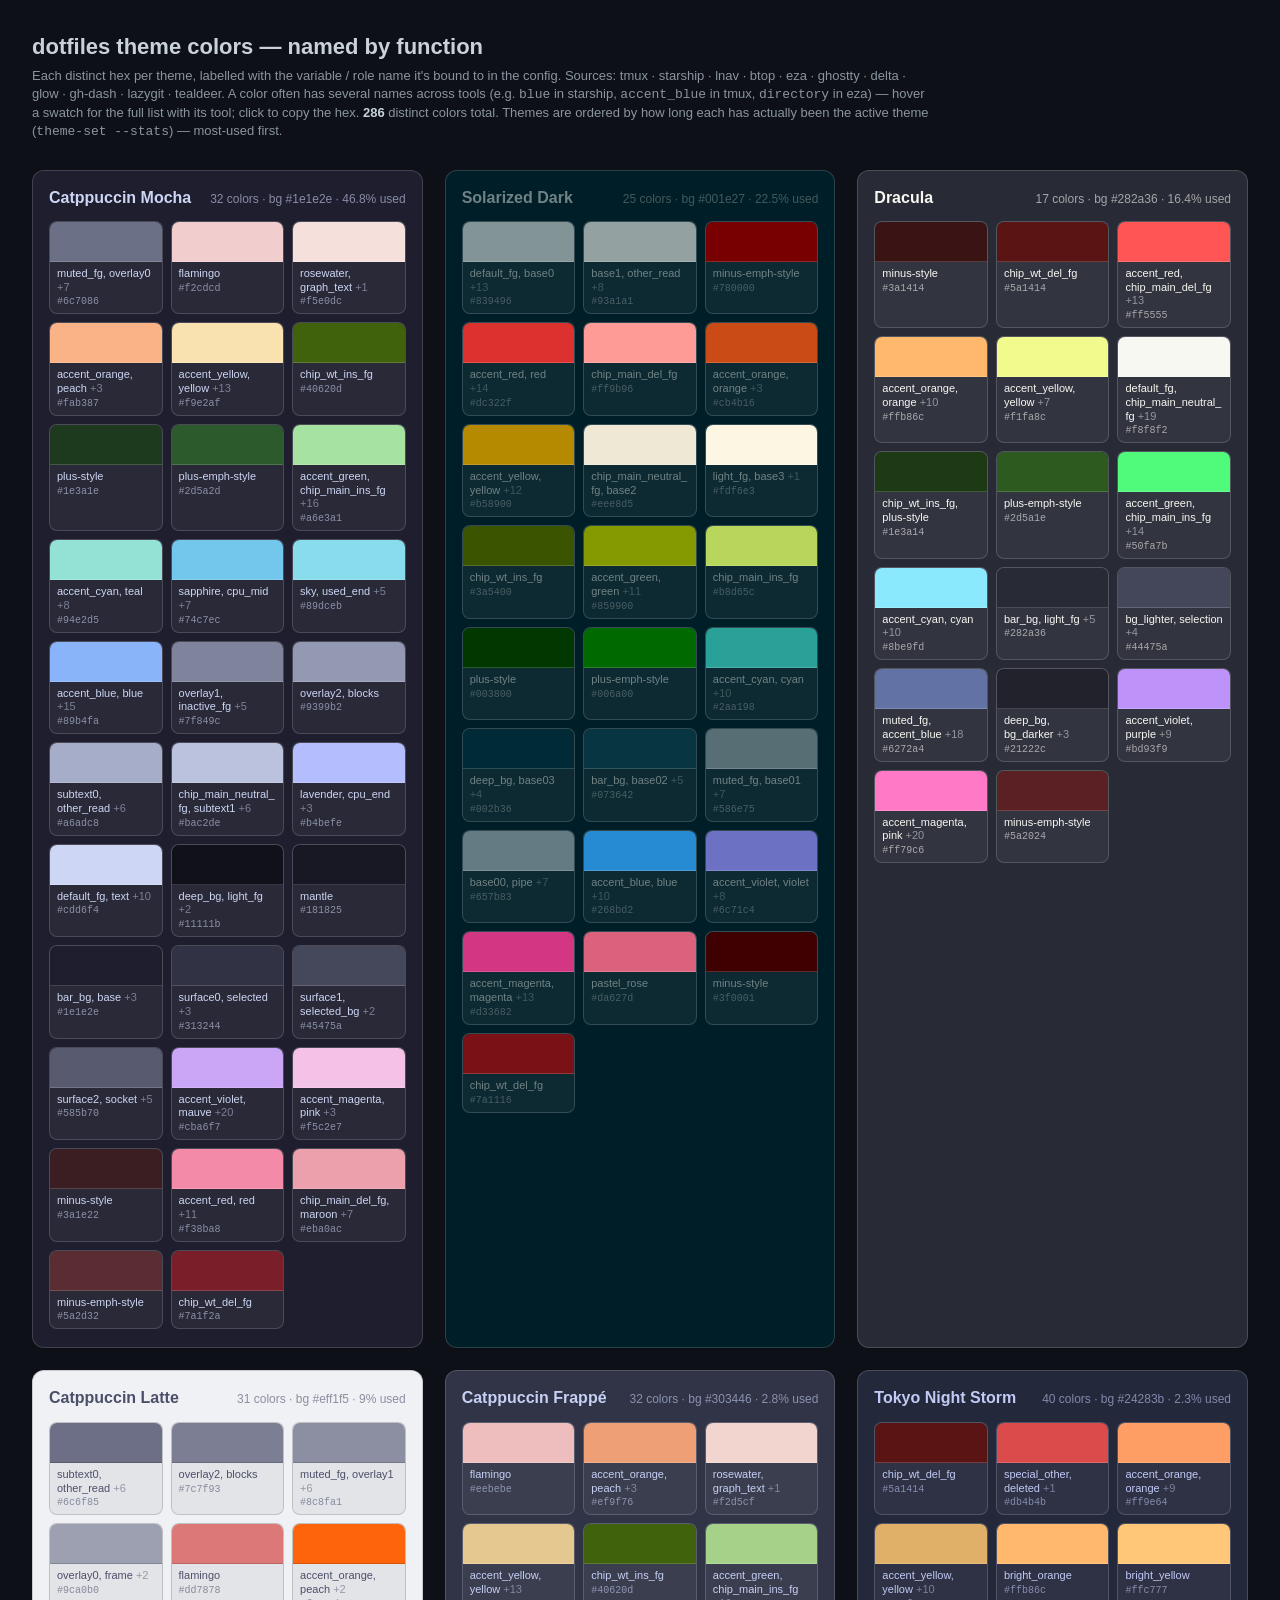
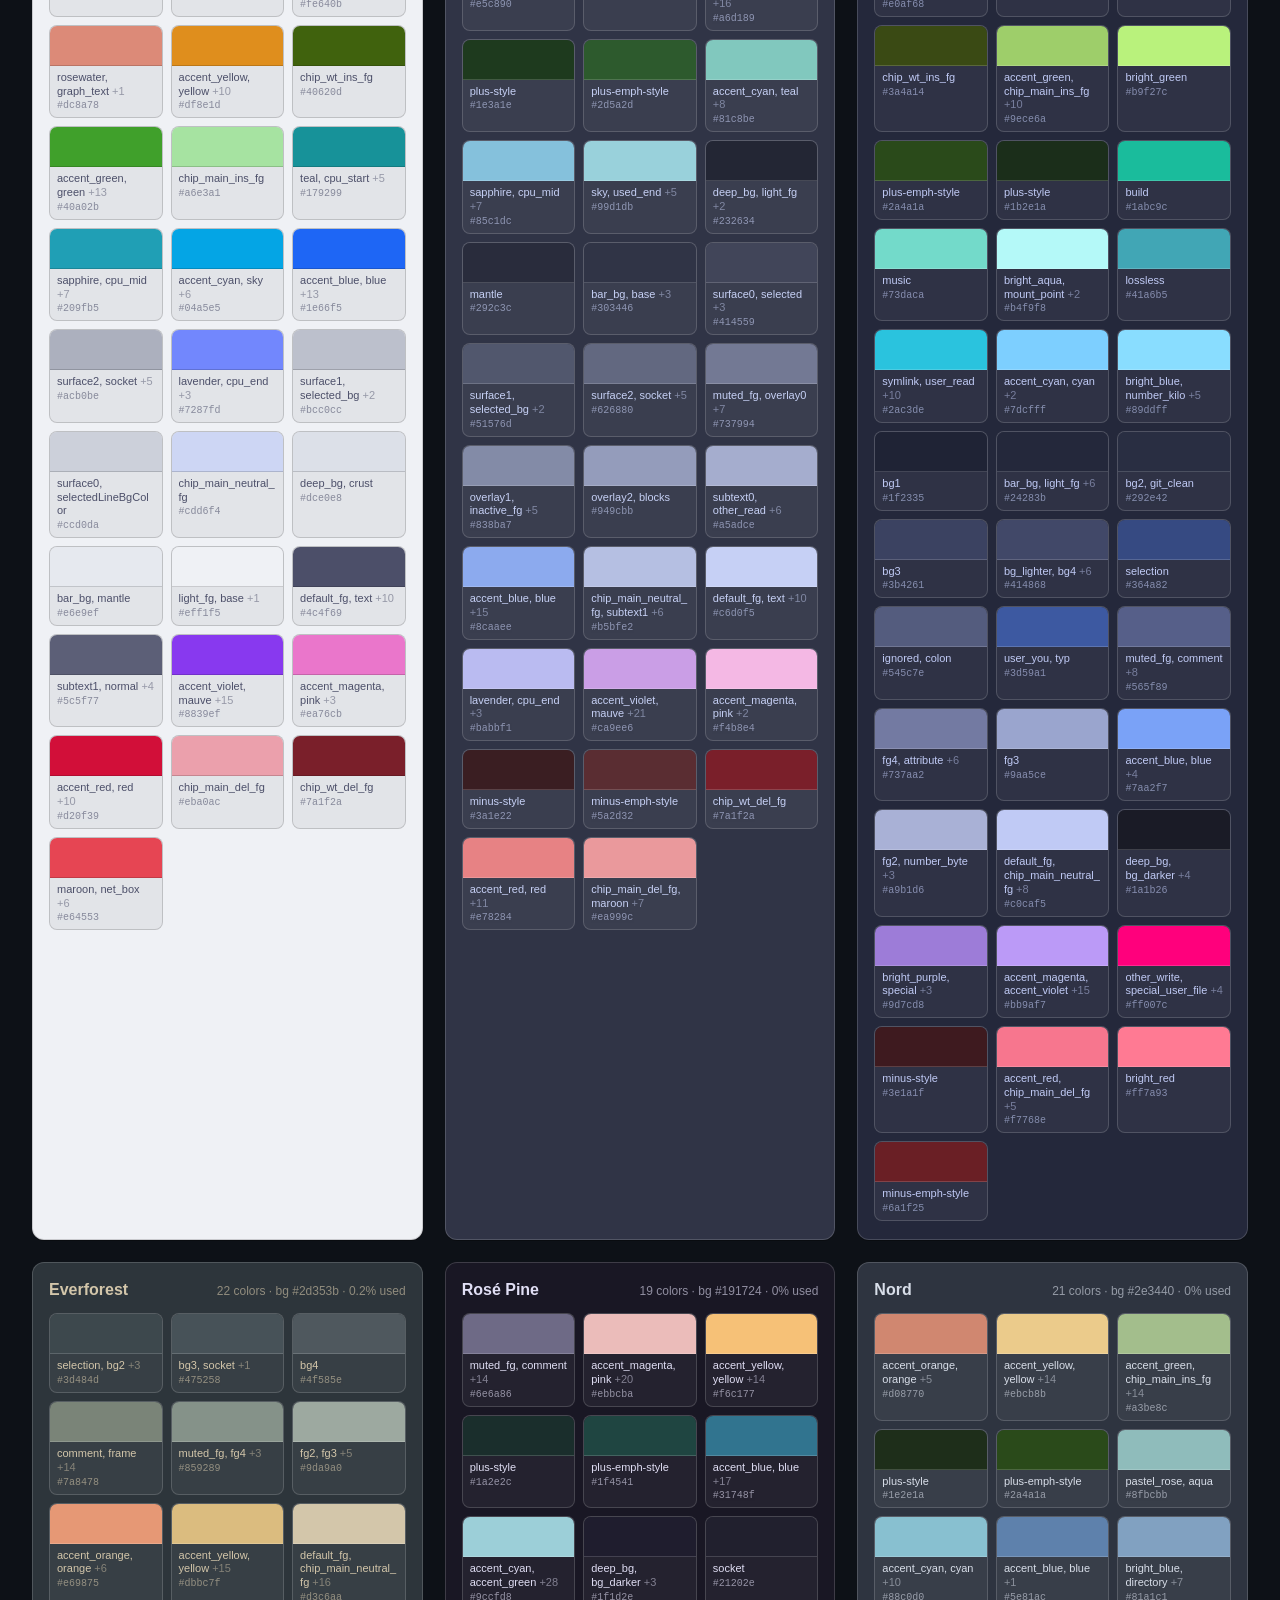
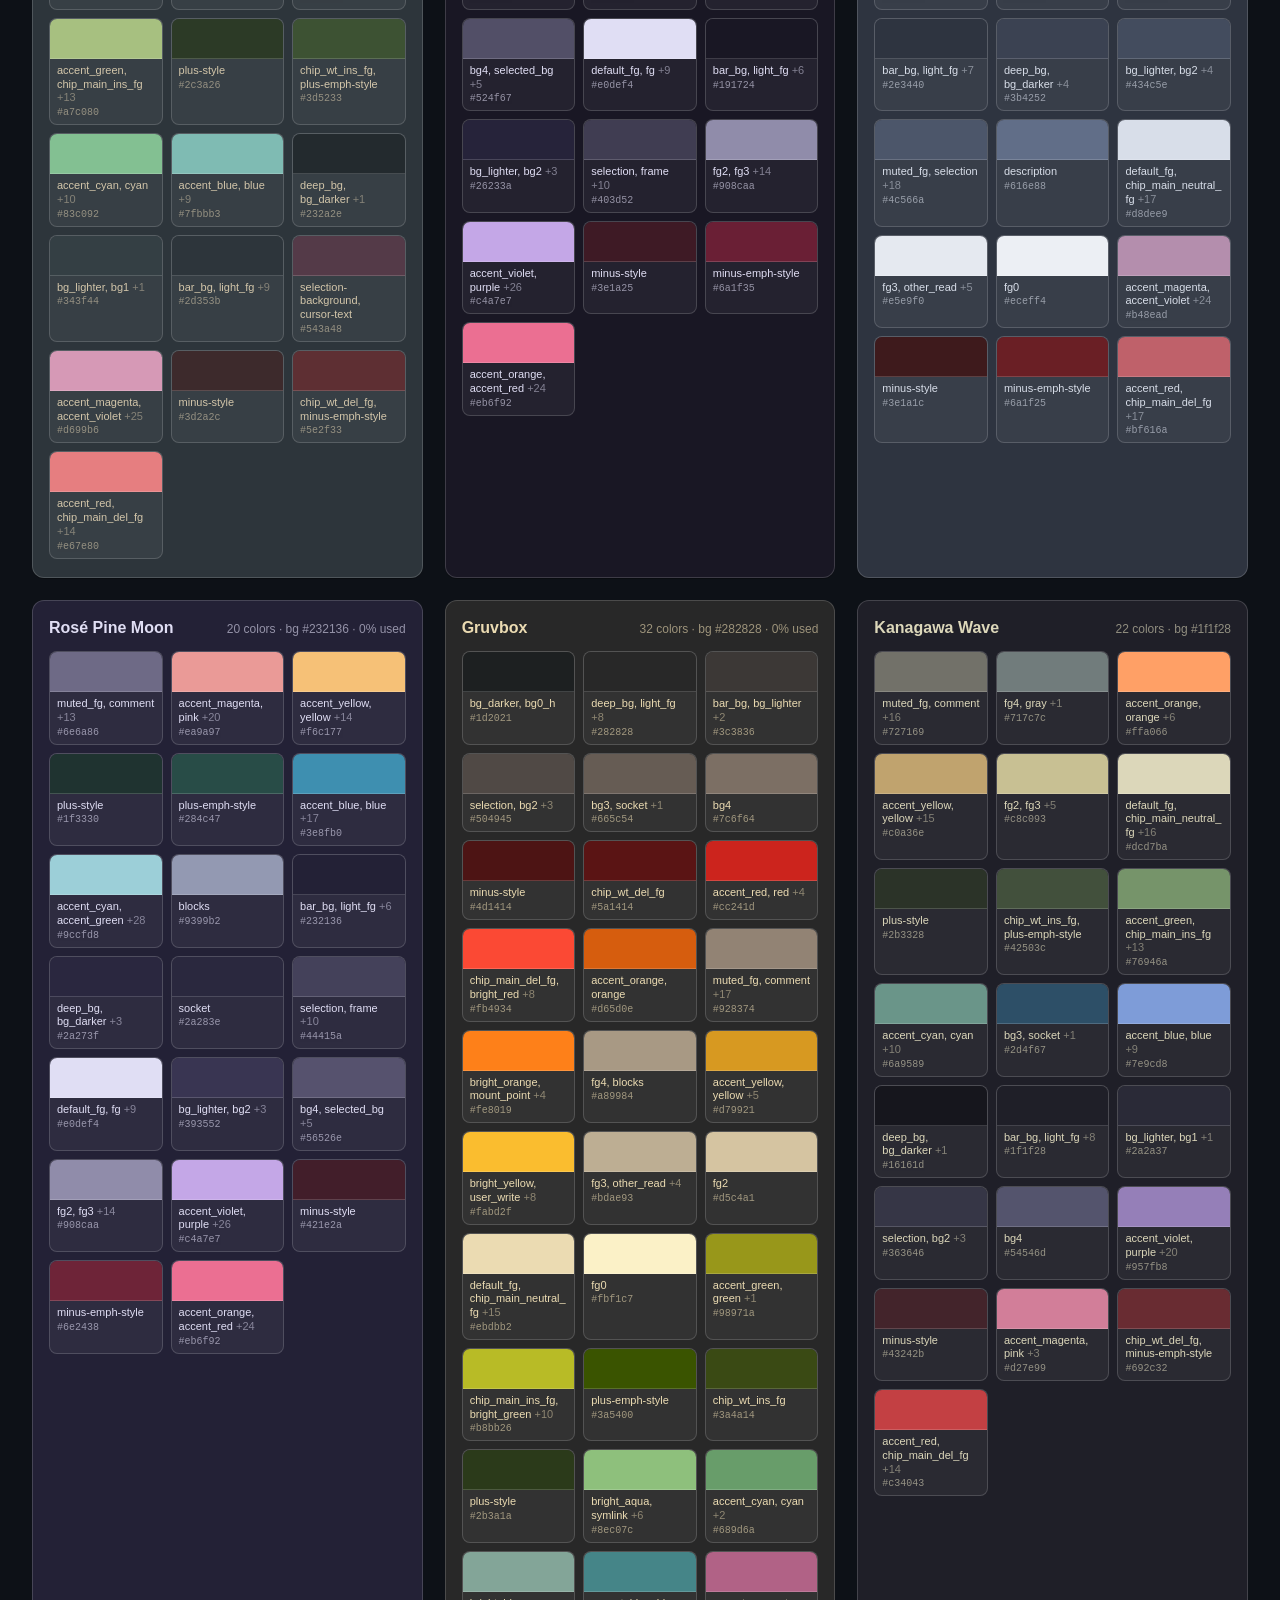
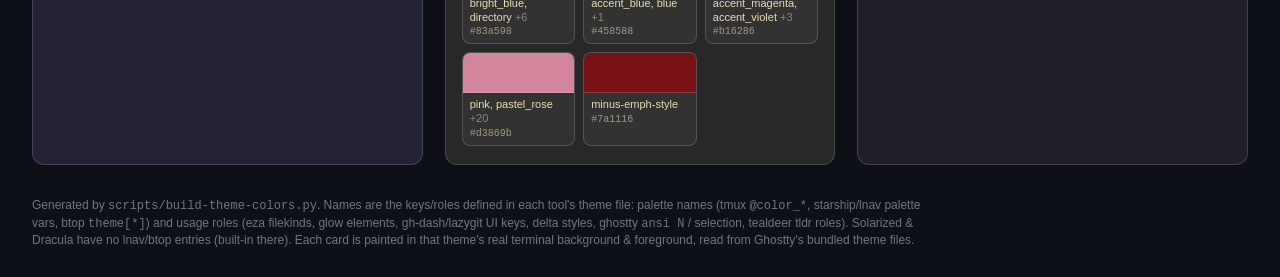
<file: docs/theme-colors.html>
<!doctype html><html lang="en"><head><meta charset="utf-8">
<meta name="viewport" content="width=device-width, initial-scale=1">
<title>dotfiles — theme colors</title>
<style>
  :root { color-scheme: dark; }
  *{box-sizing:border-box;}
  body{margin:0;font:14px/1.4 -apple-system,"SF Pro Text",Segoe UI,Roboto,sans-serif;
        background:#0d1117;color:#c9d1d9;padding:32px;}
  h1{font-size:22px;margin:0 0 4px;}
  .sub{color:#8b949e;margin:0 0 28px;font-size:13px;max-width:900px;}
  .sub b{color:#c9d1d9;}
  .cards{display:grid;gap:22px;grid-template-columns:repeat(auto-fill,minmax(360px,1fr));}
  .card{background:#161b22;border:1px solid #30363d;border-radius:12px;padding:16px 16px 18px;
        box-shadow:0 1px 0 rgba(0,0,0,.3);}
  .card header{display:flex;align-items:baseline;justify-content:space-between;gap:8px;margin-bottom:12px;}
  .card h2{font-size:16px;margin:0;color:var(--fg);}
  .count{color:var(--fg);opacity:.6;font-size:12px;font-variant-numeric:tabular-nums;}
  .grid{display:grid;gap:8px;grid-template-columns:repeat(auto-fill,minmax(108px,1fr));}
  .sw{border:1px solid var(--tileb);border-radius:8px;overflow:hidden;cursor:pointer;
       background:var(--tile);transition:transform .08s;}
  .sw:hover{transform:scale(1.04);border-color:#58a6ff;}
  .chip{height:40px;border-bottom:1px solid var(--tileb);}
  .meta{padding:5px 7px 6px;}
  .names{font-size:11px;line-height:1.25;color:var(--fg);word-break:break-word;}
  .more{color:var(--fg);opacity:.5;}
  .hx{font:10px/1 ui-monospace,SFMono-Regular,Menlo,monospace;color:var(--fg);opacity:.6;margin-top:3px;}
  footer{color:#6e7681;font-size:12px;margin-top:32px;max-width:900px;}
</style></head><body>
  <h1>dotfiles theme colors — named by function</h1>
  <p class="sub">Each distinct hex per theme, labelled with the variable / role name it's bound to in the
     config. Sources: tmux · starship · lnav · btop · eza · ghostty · delta · glow · gh-dash · lazygit · tealdeer. A color often has several names across tools
     (e.g. <code>blue</code> in starship, <code>accent_blue</code> in tmux, <code>directory</code> in eza) —
     hover a swatch for the full list with its tool; click to copy the hex.
     <b>286</b> distinct colors total. Themes are ordered by how long each has actually been the active theme (<code>theme-set --stats</code>) — most-used first.</p>
  <div class="cards"><section class="card" style="background:#1e1e2e;color:#cdd6f4;border-color:rgba(255,255,255,.16);--fg:#cdd6f4;--tile:rgba(255,255,255,.05);--tileb:rgba(255,255,255,.16);">
      <header><h2>Catppuccin Mocha</h2><span class="count">32 colors · bg #1e1e2e · 46.8% used</span></header>
      <div class="grid"><div class="sw" title="muted_fg (tmux) · overlay0 (starship) · frame (starship) · overlay0 (lnav) · div_line (btop) · h6 (glow) · hr (glow) · faint (gh-dash) · primary (gh-dash) · inactiveViewSelectedLineBgColor (lazygit)" onclick="navigator.clipboard&&navigator.clipboard.writeText('#6c7086')"><div class="chip" style="background:#6c7086"></div><div class="meta"><div class="names">muted_fg, overlay0 <span class="more">+7</span></div><div class="hx">#6c7086</div></div></div><div class="sw" title="flamingo (starship) · flamingo (lnav)" onclick="navigator.clipboard&&navigator.clipboard.writeText('#f2cdcd')"><div class="chip" style="background:#f2cdcd"></div><div class="meta"><div class="names">flamingo</div><div class="hx">#f2cdcd</div></div></div><div class="sw" title="rosewater (starship) · rosewater (lnav) · graph_text (btop) · proc_misc (btop)" onclick="navigator.clipboard&&navigator.clipboard.writeText('#f5e0dc')"><div class="chip" style="background:#f5e0dc"></div><div class="meta"><div class="names">rosewater, graph_text <span class="more">+1</span></div><div class="hx">#f5e0dc</div></div></div><div class="sw" title="accent_orange (tmux) · peach (starship) · peach (lnav) · available_start (btop) · download_start (btop) · code (glow)" onclick="navigator.clipboard&&navigator.clipboard.writeText('#fab387')"><div class="chip" style="background:#fab387"></div><div class="meta"><div class="names">accent_orange, peach <span class="more">+3</span></div><div class="hx">#fab387</div></div></div><div class="sw" title="accent_yellow (tmux) · yellow (starship) · yellow (lnav) · temp_mid (btop) · user_write (eza) · group_write (eza) · other_write (eza) · modified (eza) · image (eza) · date (eza) · block_quote (glow) · h4 (glow) · warning (gh-dash) · searchingActiveBorderColor (lazygit) · markedBaseCommitBgColor (lazygit) · example_variable (tealdeer)" onclick="navigator.clipboard&&navigator.clipboard.writeText('#f9e2af')"><div class="chip" style="background:#f9e2af"></div><div class="meta"><div class="names">accent_yellow, yellow <span class="more">+13</span></div><div class="hx">#f9e2af</div></div></div><div class="sw" title="chip_wt_ins_fg (tmux)" onclick="navigator.clipboard&&navigator.clipboard.writeText('#40620d')"><div class="chip" style="background:#40620d"></div><div class="meta"><div class="names">chip_wt_ins_fg</div><div class="hx">#40620d</div></div></div><div class="sw" title="plus-style (delta)" onclick="navigator.clipboard&&navigator.clipboard.writeText('#1e3a1e')"><div class="chip" style="background:#1e3a1e"></div><div class="meta"><div class="names">plus-style</div><div class="hx">#1e3a1e</div></div></div><div class="sw" title="plus-emph-style (delta)" onclick="navigator.clipboard&&navigator.clipboard.writeText('#2d5a2d')"><div class="chip" style="background:#2d5a2d"></div><div class="meta"><div class="names">plus-emph-style</div><div class="hx">#2d5a2d</div></div></div><div class="sw" title="accent_green (tmux) · chip_main_ins_fg (tmux) · green (starship) · green (lnav) · mem_box (btop) · temp_start (btop) · used_start (btop) · upload_start (btop) · executable (eza) · user_execute_file (eza) · user_execute_other (eza) · group_execute (eza) · other_execute (eza) · new (eza) · git_clean (eza) · music (eza) · h3 (glow) · success (gh-dash) · example_code (tealdeer)" onclick="navigator.clipboard&&navigator.clipboard.writeText('#a6e3a1')"><div class="chip" style="background:#a6e3a1"></div><div class="meta"><div class="names">accent_green, chip_main_ins_fg <span class="more">+16</span></div><div class="hx">#a6e3a1</div></div></div><div class="sw" title="accent_cyan (tmux) · teal (starship) · teal (lnav) · cpu_start (btop) · used_mid (btop) · upload_mid (btop) · renamed (eza) · lossless (eza) · octal (eza) · h2 (glow) · enumeration (glow)" onclick="navigator.clipboard&&navigator.clipboard.writeText('#94e2d5')"><div class="chip" style="background:#94e2d5"></div><div class="meta"><div class="names">accent_cyan, teal <span class="more">+8</span></div><div class="hx">#94e2d5</div></div></div><div class="sw" title="sapphire (starship) · sapphire (lnav) · cpu_mid (btop) · cached_start (btop) · process_start (btop) · mount_point (eza) · unit_huge (eza) · multi_link_file (eza) · compiled (eza) · control_char (eza)" onclick="navigator.clipboard&&navigator.clipboard.writeText('#74c7ec')"><div class="chip" style="background:#74c7ec"></div><div class="meta"><div class="names">sapphire, cpu_mid <span class="more">+7</span></div><div class="hx">#74c7ec</div></div></div><div class="sw" title="sky (starship) · sky (lnav) · used_end (btop) · upload_end (btop) · symlink (eza) · minor (eza) · normal (eza) · symlink_path (eza)" onclick="navigator.clipboard&&navigator.clipboard.writeText('#89dceb')"><div class="chip" style="background:#89dceb"></div><div class="meta"><div class="names">sky, used_end <span class="more">+5</span></div><div class="hx">#89dceb</div></div></div><div class="sw" title="accent_blue (tmux) · blue (starship) · blue (lnav) · hi_fg (btop) · selected_fg (btop) · proc_box (btop) · free_end (btop) · cached_mid (btop) · directory (eza) · number_mega (eza) · unit_kilo (eza) · source (eza) · heading (glow) · h1 (glow) · activeBorderColor (lazygit) · optionsTextColor (lazygit) · cherryPickedCommitFgColor (lazygit) · markedBaseCommitFgColor (lazygit)" onclick="navigator.clipboard&&navigator.clipboard.writeText('#89b4fa')"><div class="chip" style="background:#89b4fa"></div><div class="meta"><div class="names">accent_blue, blue <span class="more">+15</span></div><div class="hx">#89b4fa</div></div></div><div class="sw" title="overlay1 (starship) · overlay1 (lnav) · inactive_fg (btop) · pipe (eza) · group_other (eza) · ignored (eza) · colon (eza) · punctuation (eza)" onclick="navigator.clipboard&&navigator.clipboard.writeText('#7f849c')"><div class="chip" style="background:#7f849c"></div><div class="meta"><div class="names">overlay1, inactive_fg <span class="more">+5</span></div><div class="hx">#7f849c</div></div></div><div class="sw" title="overlay2 (starship) · overlay2 (lnav) · blocks (eza)" onclick="navigator.clipboard&&navigator.clipboard.writeText('#9399b2')"><div class="chip" style="background:#9399b2"></div><div class="meta"><div class="names">overlay2, blocks</div><div class="hx">#9399b2</div></div></div><div class="sw" title="subtext0 (starship) · subtext0 (lnav) · other_read (eza) · attribute (eza) · major (eza) · unit_byte (eza) · inode (eza) · inactiveBorderColor (lazygit) · description (tealdeer)" onclick="navigator.clipboard&&navigator.clipboard.writeText('#a6adc8')"><div class="chip" style="background:#a6adc8"></div><div class="meta"><div class="names">subtext0, other_read <span class="more">+6</span></div><div class="hx">#a6adc8</div></div></div><div class="sw" title="chip_main_neutral_fg (tmux) · subtext1 (starship) · subtext1 (lnav) · normal (eza) · group_read (eza) · number_kilo (eza) · group_yours (eza) · user (eza) · secondary (gh-dash)" onclick="navigator.clipboard&&navigator.clipboard.writeText('#bac2de')"><div class="chip" style="background:#bac2de"></div><div class="meta"><div class="names">chip_main_neutral_fg, subtext1 <span class="more">+6</span></div><div class="hx">#bac2de</div></div></div><div class="sw" title="lavender (starship) · lavender (lnav) · cpu_end (btop) · free_mid (btop) · cached_end (btop) · process_mid (btop)" onclick="navigator.clipboard&&navigator.clipboard.writeText('#b4befe')"><div class="chip" style="background:#b4befe"></div><div class="meta"><div class="names">lavender, cpu_end <span class="more">+3</span></div><div class="hx">#b4befe</div></div></div><div class="sw" title="default_fg (tmux) · text (starship) · text (lnav) · main_fg (btop) · title (btop) · user_read (eza) · number_byte (eza) · user_you (eza) · branch_main (eza) · document (eza) · header (eza) · document (glow) · primary (gh-dash) · defaultFgColor (lazygit)" onclick="navigator.clipboard&&navigator.clipboard.writeText('#cdd6f4')"><div class="chip" style="background:#cdd6f4"></div><div class="meta"><div class="names">default_fg, text <span class="more">+10</span></div><div class="hx">#cdd6f4</div></div></div><div class="sw" title="deep_bg (tmux) · light_fg (tmux) · crust (starship) · base3 (starship) · crust (lnav)" onclick="navigator.clipboard&&navigator.clipboard.writeText('#11111b')"><div class="chip" style="background:#11111b"></div><div class="meta"><div class="names">deep_bg, light_fg <span class="more">+2</span></div><div class="hx">#11111b</div></div></div><div class="sw" title="mantle (starship) · mantle (lnav)" onclick="navigator.clipboard&&navigator.clipboard.writeText('#181825')"><div class="chip" style="background:#181825"></div><div class="meta"><div class="names">mantle</div><div class="hx">#181825</div></div></div><div class="sw" title="bar_bg (tmux) · base (starship) · base (lnav) · main_bg (btop) · code (glow) · inverted (gh-dash)" onclick="navigator.clipboard&&navigator.clipboard.writeText('#1e1e2e')"><div class="chip" style="background:#1e1e2e"></div><div class="meta"><div class="names">bar_bg, base <span class="more">+3</span></div><div class="hx">#1e1e2e</div></div></div><div class="sw" title="surface0 (starship) · surface0 (lnav) · selected (gh-dash) · secondary (gh-dash) · faint (gh-dash) · selectedLineBgColor (lazygit)" onclick="navigator.clipboard&&navigator.clipboard.writeText('#313244')"><div class="chip" style="background:#313244"></div><div class="meta"><div class="names">surface0, selected <span class="more">+3</span></div><div class="hx">#313244</div></div></div><div class="sw" title="surface1 (starship) · surface1 (lnav) · selected_bg (btop) · meter_bg (btop) · cherryPickedCommitBgColor (lazygit)" onclick="navigator.clipboard&&navigator.clipboard.writeText('#45475a')"><div class="chip" style="background:#45475a"></div><div class="meta"><div class="names">surface1, selected_bg <span class="more">+2</span></div><div class="hx">#45475a</div></div></div><div class="sw" title="surface2 (starship) · surface2 (lnav) · socket (eza) · special_other (eza) · typ (eza) · crypto (eza) · build (eza) · broken_path_overlay (eza)" onclick="navigator.clipboard&&navigator.clipboard.writeText('#585b70')"><div class="chip" style="background:#585b70"></div><div class="meta"><div class="names">surface2, socket <span class="more">+5</span></div><div class="hx">#585b70</div></div></div><div class="sw" title="accent_violet (tmux) · mauve (starship) · mauve (lnav) · cpu_box (btop) · free_start (btop) · process_end (btop) · special (eza) · special_user_file (eza) · number_giga (eza) · number_huge (eza) · unit_mega (eza) · unit_giga (eza) · user_other (eza) · branch_other (eza) · role (eza) · range (eza) · flags (eza) · h5 (glow) · link (glow) · link_text (glow) · image (glow) · image_text (glow) · command_name (tealdeer)" onclick="navigator.clipboard&&navigator.clipboard.writeText('#cba6f7')"><div class="chip" style="background:#cba6f7"></div><div class="meta"><div class="names">accent_violet, mauve <span class="more">+20</span></div><div class="hx">#cba6f7</div></div></div><div class="sw" title="accent_magenta (tmux) · pink (starship) · pastel_rose (starship) · pink (lnav) · typechange (eza) · compressed (eza)" onclick="navigator.clipboard&&navigator.clipboard.writeText('#f5c2e7')"><div class="chip" style="background:#f5c2e7"></div><div class="meta"><div class="names">accent_magenta, pink <span class="more">+3</span></div><div class="hx">#f5c2e7</div></div></div><div class="sw" title="minus-style (delta)" onclick="navigator.clipboard&&navigator.clipboard.writeText('#3a1e22')"><div class="chip" style="background:#3a1e22"></div><div class="meta"><div class="names">minus-style</div><div class="hx">#3a1e22</div></div></div><div class="sw" title="accent_red (tmux) · red (starship) · red (lnav) · temp_end (btop) · available_end (btop) · download_end (btop) · user_root (eza) · group_root (eza) · deleted (eza) · git_dirty (eza) · video (eza) · broken_symlink (eza) · error (gh-dash) · unstagedChangesColor (lazygit)" onclick="navigator.clipboard&&navigator.clipboard.writeText('#f38ba8')"><div class="chip" style="background:#f38ba8"></div><div class="meta"><div class="names">accent_red, red <span class="more">+11</span></div><div class="hx">#f38ba8</div></div></div><div class="sw" title="chip_main_del_fg (tmux) · maroon (starship) · maroon (lnav) · net_box (btop) · available_mid (btop) · download_mid (btop) · block_device (eza) · char_device (eza) · conflicted (eza) · temp (eza)" onclick="navigator.clipboard&&navigator.clipboard.writeText('#eba0ac')"><div class="chip" style="background:#eba0ac"></div><div class="meta"><div class="names">chip_main_del_fg, maroon <span class="more">+7</span></div><div class="hx">#eba0ac</div></div></div><div class="sw" title="minus-emph-style (delta)" onclick="navigator.clipboard&&navigator.clipboard.writeText('#5a2d32')"><div class="chip" style="background:#5a2d32"></div><div class="meta"><div class="names">minus-emph-style</div><div class="hx">#5a2d32</div></div></div><div class="sw" title="chip_wt_del_fg (tmux)" onclick="navigator.clipboard&&navigator.clipboard.writeText('#7a1f2a')"><div class="chip" style="background:#7a1f2a"></div><div class="meta"><div class="names">chip_wt_del_fg</div><div class="hx">#7a1f2a</div></div></div></div>
    </section><section class="card" style="background:#001e27;color:#708284;border-color:rgba(255,255,255,.16);--fg:#708284;--tile:rgba(255,255,255,.05);--tileb:rgba(255,255,255,.16);">
      <header><h2>Solarized Dark</h2><span class="count">25 colors · bg #001e27 · 22.5% used</span></header>
      <div class="grid"><div class="sw" title="default_fg (tmux) · base0 (starship) · normal (eza) · user_read (eza) · group_read (eza) · number_byte (eza) · number_kilo (eza) · user_you (eza) · group_yours (eza) · branch_main (eza) · user (eza) · header (eza) · document (glow) · primary (gh-dash) · defaultFgColor (lazygit)" onclick="navigator.clipboard&&navigator.clipboard.writeText('#839496')"><div class="chip" style="background:#839496"></div><div class="meta"><div class="names">default_fg, base0 <span class="more">+13</span></div><div class="hx">#839496</div></div></div><div class="sw" title="base1 (starship) · other_read (eza) · attribute (eza) · major (eza) · unit_byte (eza) · inode (eza) · blocks (eza) · selection-background (ghostty) · secondary (gh-dash) · description (tealdeer)" onclick="navigator.clipboard&&navigator.clipboard.writeText('#93a1a1')"><div class="chip" style="background:#93a1a1"></div><div class="meta"><div class="names">base1, other_read <span class="more">+8</span></div><div class="hx">#93a1a1</div></div></div><div class="sw" title="minus-emph-style (delta)" onclick="navigator.clipboard&&navigator.clipboard.writeText('#780000')"><div class="chip" style="background:#780000"></div><div class="meta"><div class="names">minus-emph-style</div><div class="hx">#780000</div></div></div><div class="sw" title="accent_red (tmux) · red (starship) · block_device (eza) · char_device (eza) · number_huge (eza) · unit_huge (eza) · user_root (eza) · group_root (eza) · deleted (eza) · conflicted (eza) · git_dirty (eza) · video (eza) · temp (eza) · broken_symlink (eza) · error (gh-dash) · unstagedChangesColor (lazygit)" onclick="navigator.clipboard&&navigator.clipboard.writeText('#dc322f')"><div class="chip" style="background:#dc322f"></div><div class="meta"><div class="names">accent_red, red <span class="more">+14</span></div><div class="hx">#dc322f</div></div></div><div class="sw" title="chip_main_del_fg (tmux)" onclick="navigator.clipboard&&navigator.clipboard.writeText('#ff9b96')"><div class="chip" style="background:#ff9b96"></div><div class="meta"><div class="names">chip_main_del_fg</div><div class="hx">#ff9b96</div></div></div><div class="sw" title="accent_orange (tmux) · orange (starship) · mount_point (eza) · multi_link_file (eza) · code (glow)" onclick="navigator.clipboard&&navigator.clipboard.writeText('#cb4b16')"><div class="chip" style="background:#cb4b16"></div><div class="meta"><div class="names">accent_orange, orange <span class="more">+3</span></div><div class="hx">#cb4b16</div></div></div><div class="sw" title="accent_yellow (tmux) · yellow (starship) · user_write (eza) · group_write (eza) · other_write (eza) · modified (eza) · compressed (eza) · date (eza) · block_quote (glow) · h4 (glow) · warning (gh-dash) · searchingActiveBorderColor (lazygit) · markedBaseCommitBgColor (lazygit) · example_variable (tealdeer)" onclick="navigator.clipboard&&navigator.clipboard.writeText('#b58900')"><div class="chip" style="background:#b58900"></div><div class="meta"><div class="names">accent_yellow, yellow <span class="more">+12</span></div><div class="hx">#b58900</div></div></div><div class="sw" title="chip_main_neutral_fg (tmux) · base2 (starship)" onclick="navigator.clipboard&&navigator.clipboard.writeText('#eee8d5')"><div class="chip" style="background:#eee8d5"></div><div class="meta"><div class="names">chip_main_neutral_fg, base2</div><div class="hx">#eee8d5</div></div></div><div class="sw" title="light_fg (tmux) · base3 (starship) · inverted (gh-dash)" onclick="navigator.clipboard&&navigator.clipboard.writeText('#fdf6e3')"><div class="chip" style="background:#fdf6e3"></div><div class="meta"><div class="names">light_fg, base3 <span class="more">+1</span></div><div class="hx">#fdf6e3</div></div></div><div class="sw" title="chip_wt_ins_fg (tmux)" onclick="navigator.clipboard&&navigator.clipboard.writeText('#3a5400')"><div class="chip" style="background:#3a5400"></div><div class="meta"><div class="names">chip_wt_ins_fg</div><div class="hx">#3a5400</div></div></div><div class="sw" title="accent_green (tmux) · green (starship) · executable (eza) · user_execute_file (eza) · user_execute_other (eza) · group_execute (eza) · other_execute (eza) · new (eza) · git_clean (eza) · music (eza) · h3 (glow) · success (gh-dash) · example_code (tealdeer)" onclick="navigator.clipboard&&navigator.clipboard.writeText('#859900')"><div class="chip" style="background:#859900"></div><div class="meta"><div class="names">accent_green, green <span class="more">+11</span></div><div class="hx">#859900</div></div></div><div class="sw" title="chip_main_ins_fg (tmux)" onclick="navigator.clipboard&&navigator.clipboard.writeText('#b8d65c')"><div class="chip" style="background:#b8d65c"></div><div class="meta"><div class="names">chip_main_ins_fg</div><div class="hx">#b8d65c</div></div></div><div class="sw" title="plus-style (delta)" onclick="navigator.clipboard&&navigator.clipboard.writeText('#003800')"><div class="chip" style="background:#003800"></div><div class="meta"><div class="names">plus-style</div><div class="hx">#003800</div></div></div><div class="sw" title="plus-emph-style (delta)" onclick="navigator.clipboard&&navigator.clipboard.writeText('#006a00')"><div class="chip" style="background:#006a00"></div><div class="meta"><div class="names">plus-emph-style</div><div class="hx">#006a00</div></div></div><div class="sw" title="accent_cyan (tmux) · cyan (starship) · symlink (eza) · minor (eza) · normal (eza) · renamed (eza) · lossless (eza) · octal (eza) · symlink_path (eza) · h2 (glow) · enumeration (glow) · optionsTextColor (lazygit)" onclick="navigator.clipboard&&navigator.clipboard.writeText('#2aa198')"><div class="chip" style="background:#2aa198"></div><div class="meta"><div class="names">accent_cyan, cyan <span class="more">+10</span></div><div class="hx">#2aa198</div></div></div><div class="sw" title="deep_bg (tmux) · base03 (starship) · selection-foreground (ghostty) · inactiveViewSelectedLineBgColor (lazygit) · cherryPickedCommitFgColor (lazygit) · markedBaseCommitFgColor (lazygit)" onclick="navigator.clipboard&&navigator.clipboard.writeText('#002b36')"><div class="chip" style="background:#002b36"></div><div class="meta"><div class="names">deep_bg, base03 <span class="more">+4</span></div><div class="hx">#002b36</div></div></div><div class="sw" title="bar_bg (tmux) · base02 (starship) · code (glow) · selected (gh-dash) · secondary (gh-dash) · faint (gh-dash) · selectedLineBgColor (lazygit)" onclick="navigator.clipboard&&navigator.clipboard.writeText('#073642')"><div class="chip" style="background:#073642"></div><div class="meta"><div class="names">bar_bg, base02 <span class="more">+5</span></div><div class="hx">#073642</div></div></div><div class="sw" title="muted_fg (tmux) · base01 (starship) · frame (starship) · typ (eza) · h6 (glow) · hr (glow) · faint (gh-dash) · primary (gh-dash) · inactiveBorderColor (lazygit)" onclick="navigator.clipboard&&navigator.clipboard.writeText('#586e75')"><div class="chip" style="background:#586e75"></div><div class="meta"><div class="names">muted_fg, base01 <span class="more">+7</span></div><div class="hx">#586e75</div></div></div><div class="sw" title="base00 (starship) · pipe (eza) · special_other (eza) · group_other (eza) · ignored (eza) · colon (eza) · build (eza) · punctuation (eza) · broken_path_overlay (eza)" onclick="navigator.clipboard&&navigator.clipboard.writeText('#657b83')"><div class="chip" style="background:#657b83"></div><div class="meta"><div class="names">base00, pipe <span class="more">+7</span></div><div class="hx">#657b83</div></div></div><div class="sw" title="accent_blue (tmux) · blue (starship) · directory (eza) · number_mega (eza) · unit_kilo (eza) · document (eza) · compiled (eza) · source (eza) · control_char (eza) · heading (glow) · h1 (glow) · activeBorderColor (lazygit)" onclick="navigator.clipboard&&navigator.clipboard.writeText('#268bd2')"><div class="chip" style="background:#268bd2"></div><div class="meta"><div class="names">accent_blue, blue <span class="more">+10</span></div><div class="hx">#268bd2</div></div></div><div class="sw" title="accent_violet (tmux) · violet (starship) · socket (eza) · crypto (eza) · h5 (glow) · link (glow) · link_text (glow) · image (glow) · image_text (glow) · command_name (tealdeer)" onclick="navigator.clipboard&&navigator.clipboard.writeText('#6c71c4')"><div class="chip" style="background:#6c71c4"></div><div class="meta"><div class="names">accent_violet, violet <span class="more">+8</span></div><div class="hx">#6c71c4</div></div></div><div class="sw" title="accent_magenta (tmux) · magenta (starship) · special (eza) · special_user_file (eza) · number_giga (eza) · unit_mega (eza) · unit_giga (eza) · user_other (eza) · typechange (eza) · branch_other (eza) · role (eza) · range (eza) · image (eza) · flags (eza) · cherryPickedCommitBgColor (lazygit)" onclick="navigator.clipboard&&navigator.clipboard.writeText('#d33682')"><div class="chip" style="background:#d33682"></div><div class="meta"><div class="names">accent_magenta, magenta <span class="more">+13</span></div><div class="hx">#d33682</div></div></div><div class="sw" title="pastel_rose (starship)" onclick="navigator.clipboard&&navigator.clipboard.writeText('#da627d')"><div class="chip" style="background:#da627d"></div><div class="meta"><div class="names">pastel_rose</div><div class="hx">#da627d</div></div></div><div class="sw" title="minus-style (delta)" onclick="navigator.clipboard&&navigator.clipboard.writeText('#3f0001')"><div class="chip" style="background:#3f0001"></div><div class="meta"><div class="names">minus-style</div><div class="hx">#3f0001</div></div></div><div class="sw" title="chip_wt_del_fg (tmux)" onclick="navigator.clipboard&&navigator.clipboard.writeText('#7a1116')"><div class="chip" style="background:#7a1116"></div><div class="meta"><div class="names">chip_wt_del_fg</div><div class="hx">#7a1116</div></div></div></div>
    </section><section class="card" style="background:#282a36;color:#f8f8f2;border-color:rgba(255,255,255,.16);--fg:#f8f8f2;--tile:rgba(255,255,255,.05);--tileb:rgba(255,255,255,.16);">
      <header><h2>Dracula</h2><span class="count">17 colors · bg #282a36 · 16.4% used</span></header>
      <div class="grid"><div class="sw" title="minus-style (delta)" onclick="navigator.clipboard&&navigator.clipboard.writeText('#3a1414')"><div class="chip" style="background:#3a1414"></div><div class="meta"><div class="names">minus-style</div><div class="hx">#3a1414</div></div></div><div class="sw" title="chip_wt_del_fg (tmux)" onclick="navigator.clipboard&&navigator.clipboard.writeText('#5a1414')"><div class="chip" style="background:#5a1414"></div><div class="meta"><div class="names">chip_wt_del_fg</div><div class="hx">#5a1414</div></div></div><div class="sw" title="accent_red (tmux) · chip_main_del_fg (tmux) · red (starship) · block_device (eza) · char_device (eza) · user_root (eza) · group_root (eza) · deleted (eza) · conflicted (eza) · git_dirty (eza) · video (eza) · temp (eza) · broken_symlink (eza) · error (gh-dash) · unstagedChangesColor (lazygit)" onclick="navigator.clipboard&&navigator.clipboard.writeText('#ff5555')"><div class="chip" style="background:#ff5555"></div><div class="meta"><div class="names">accent_red, chip_main_del_fg <span class="more">+13</span></div><div class="hx">#ff5555</div></div></div><div class="sw" title="accent_orange (tmux) · orange (starship) · mount_point (eza) · user_write (eza) · group_write (eza) · other_write (eza) · unit_huge (eza) · multi_link_file (eza) · modified (eza) · image (eza) · date (eza) · code (glow)" onclick="navigator.clipboard&&navigator.clipboard.writeText('#ffb86c')"><div class="chip" style="background:#ffb86c"></div><div class="meta"><div class="names">accent_orange, orange <span class="more">+10</span></div><div class="hx">#ffb86c</div></div></div><div class="sw" title="accent_yellow (tmux) · yellow (starship) · major (eza) · block_quote (glow) · h4 (glow) · warning (gh-dash) · searchingActiveBorderColor (lazygit) · markedBaseCommitBgColor (lazygit) · example_variable (tealdeer)" onclick="navigator.clipboard&&navigator.clipboard.writeText('#f1fa8c')"><div class="chip" style="background:#f1fa8c"></div><div class="meta"><div class="names">accent_yellow, yellow <span class="more">+7</span></div><div class="hx">#f1fa8c</div></div></div><div class="sw" title="default_fg (tmux) · chip_main_neutral_fg (tmux) · fg (starship) · normal (eza) · user_read (eza) · group_read (eza) · other_read (eza) · attribute (eza) · number_byte (eza) · number_kilo (eza) · unit_byte (eza) · user_you (eza) · group_yours (eza) · branch_main (eza) · user (eza) · document (eza) · inode (eza) · blocks (eza) · header (eza) · document (glow) · primary (gh-dash) · defaultFgColor (lazygit)" onclick="navigator.clipboard&&navigator.clipboard.writeText('#f8f8f2')"><div class="chip" style="background:#f8f8f2"></div><div class="meta"><div class="names">default_fg, chip_main_neutral_fg <span class="more">+19</span></div><div class="hx">#f8f8f2</div></div></div><div class="sw" title="chip_wt_ins_fg (tmux) · plus-style (delta)" onclick="navigator.clipboard&&navigator.clipboard.writeText('#1e3a14')"><div class="chip" style="background:#1e3a14"></div><div class="meta"><div class="names">chip_wt_ins_fg, plus-style</div><div class="hx">#1e3a14</div></div></div><div class="sw" title="plus-emph-style (delta)" onclick="navigator.clipboard&&navigator.clipboard.writeText('#2d5a1e')"><div class="chip" style="background:#2d5a1e"></div><div class="meta"><div class="names">plus-emph-style</div><div class="hx">#2d5a1e</div></div></div><div class="sw" title="accent_green (tmux) · chip_main_ins_fg (tmux) · green (starship) · executable (eza) · user_execute_file (eza) · user_execute_other (eza) · group_execute (eza) · other_execute (eza) · new (eza) · git_clean (eza) · music (eza) · lossless (eza) · octal (eza) · h3 (glow) · success (gh-dash) · example_code (tealdeer)" onclick="navigator.clipboard&&navigator.clipboard.writeText('#50fa7b')"><div class="chip" style="background:#50fa7b"></div><div class="meta"><div class="names">accent_green, chip_main_ins_fg <span class="more">+14</span></div><div class="hx">#50fa7b</div></div></div><div class="sw" title="accent_cyan (tmux) · cyan (starship) · directory (eza) · number_mega (eza) · unit_kilo (eza) · renamed (eza) · compiled (eza) · source (eza) · control_char (eza) · h2 (glow) · enumeration (glow) · optionsTextColor (lazygit)" onclick="navigator.clipboard&&navigator.clipboard.writeText('#8be9fd')"><div class="chip" style="background:#8be9fd"></div><div class="meta"><div class="names">accent_cyan, cyan <span class="more">+10</span></div><div class="hx">#8be9fd</div></div></div><div class="sw" title="bar_bg (tmux) · light_fg (tmux) · bg (starship) · base3 (starship) · code (glow) · inverted (gh-dash) · selectedLineBgColor (lazygit)" onclick="navigator.clipboard&&navigator.clipboard.writeText('#282a36')"><div class="chip" style="background:#282a36"></div><div class="meta"><div class="names">bar_bg, light_fg <span class="more">+5</span></div><div class="hx">#282a36</div></div></div><div class="sw" title="bg_lighter (starship) · selection (starship) · socket (eza) · selected (gh-dash) · secondary (gh-dash) · faint (gh-dash)" onclick="navigator.clipboard&&navigator.clipboard.writeText('#44475a')"><div class="chip" style="background:#44475a"></div><div class="meta"><div class="names">bg_lighter, selection <span class="more">+4</span></div><div class="hx">#44475a</div></div></div><div class="sw" title="muted_fg (tmux) · accent_blue (tmux) · comment (starship) · frame (starship) · pipe (eza) · special_other (eza) · group_other (eza) · ignored (eza) · colon (eza) · typ (eza) · crypto (eza) · build (eza) · punctuation (eza) · broken_path_overlay (eza) · h6 (glow) · hr (glow) · faint (gh-dash) · primary (gh-dash) · inactiveBorderColor (lazygit) · description (tealdeer)" onclick="navigator.clipboard&&navigator.clipboard.writeText('#6272a4')"><div class="chip" style="background:#6272a4"></div><div class="meta"><div class="names">muted_fg, accent_blue <span class="more">+18</span></div><div class="hx">#6272a4</div></div></div><div class="sw" title="deep_bg (tmux) · bg_darker (starship) · inactiveViewSelectedLineBgColor (lazygit) · cherryPickedCommitFgColor (lazygit) · markedBaseCommitFgColor (lazygit)" onclick="navigator.clipboard&&navigator.clipboard.writeText('#21222c')"><div class="chip" style="background:#21222c"></div><div class="meta"><div class="names">deep_bg, bg_darker <span class="more">+3</span></div><div class="hx">#21222c</div></div></div><div class="sw" title="accent_violet (tmux) · purple (starship) · symlink (eza) · minor (eza) · normal (eza) · symlink_path (eza) · heading (glow) · h1 (glow) · secondary (gh-dash) · activeBorderColor (lazygit) · command_name (tealdeer)" onclick="navigator.clipboard&&navigator.clipboard.writeText('#bd93f9')"><div class="chip" style="background:#bd93f9"></div><div class="meta"><div class="names">accent_violet, purple <span class="more">+9</span></div><div class="hx">#bd93f9</div></div></div><div class="sw" title="accent_magenta (tmux) · pink (starship) · pastel_rose (starship) · special (eza) · special_user_file (eza) · number_giga (eza) · number_huge (eza) · unit_mega (eza) · unit_giga (eza) · user_other (eza) · typechange (eza) · branch_other (eza) · role (eza) · range (eza) · compressed (eza) · flags (eza) · h5 (glow) · link (glow) · link_text (glow) · image (glow) · image_text (glow) · cherryPickedCommitBgColor (lazygit)" onclick="navigator.clipboard&&navigator.clipboard.writeText('#ff79c6')"><div class="chip" style="background:#ff79c6"></div><div class="meta"><div class="names">accent_magenta, pink <span class="more">+20</span></div><div class="hx">#ff79c6</div></div></div><div class="sw" title="minus-emph-style (delta)" onclick="navigator.clipboard&&navigator.clipboard.writeText('#5a2024')"><div class="chip" style="background:#5a2024"></div><div class="meta"><div class="names">minus-emph-style</div><div class="hx">#5a2024</div></div></div></div>
    </section><section class="card" style="background:#eff1f5;color:#4c4f69;border-color:rgba(0,0,0,.16);--fg:#4c4f69;--tile:rgba(0,0,0,.05);--tileb:rgba(0,0,0,.16);">
      <header><h2>Catppuccin Latte</h2><span class="count">31 colors · bg #eff1f5 · 9% used</span></header>
      <div class="grid"><div class="sw" title="subtext0 (starship) · other_read (eza) · attribute (eza) · major (eza) · unit_byte (eza) · inode (eza) · inactiveBorderColor (lazygit) · description (tealdeer)" onclick="navigator.clipboard&&navigator.clipboard.writeText('#6c6f85')"><div class="chip" style="background:#6c6f85"></div><div class="meta"><div class="names">subtext0, other_read <span class="more">+6</span></div><div class="hx">#6c6f85</div></div></div><div class="sw" title="overlay2 (starship) · blocks (eza)" onclick="navigator.clipboard&&navigator.clipboard.writeText('#7c7f93')"><div class="chip" style="background:#7c7f93"></div><div class="meta"><div class="names">overlay2, blocks</div><div class="hx">#7c7f93</div></div></div><div class="sw" title="muted_fg (tmux) · overlay1 (starship) · inactive_fg (btop) · pipe (eza) · group_other (eza) · ignored (eza) · colon (eza) · punctuation (eza)" onclick="navigator.clipboard&&navigator.clipboard.writeText('#8c8fa1')"><div class="chip" style="background:#8c8fa1"></div><div class="meta"><div class="names">muted_fg, overlay1 <span class="more">+6</span></div><div class="hx">#8c8fa1</div></div></div><div class="sw" title="overlay0 (starship) · frame (starship) · div_line (btop) · inactiveViewSelectedLineBgColor (lazygit)" onclick="navigator.clipboard&&navigator.clipboard.writeText('#9ca0b0')"><div class="chip" style="background:#9ca0b0"></div><div class="meta"><div class="names">overlay0, frame <span class="more">+2</span></div><div class="hx">#9ca0b0</div></div></div><div class="sw" title="flamingo (starship)" onclick="navigator.clipboard&&navigator.clipboard.writeText('#dd7878')"><div class="chip" style="background:#dd7878"></div><div class="meta"><div class="names">flamingo</div><div class="hx">#dd7878</div></div></div><div class="sw" title="accent_orange (tmux) · peach (starship) · available_start (btop) · download_start (btop)" onclick="navigator.clipboard&&navigator.clipboard.writeText('#fe640b')"><div class="chip" style="background:#fe640b"></div><div class="meta"><div class="names">accent_orange, peach <span class="more">+2</span></div><div class="hx">#fe640b</div></div></div><div class="sw" title="rosewater (starship) · graph_text (btop) · proc_misc (btop)" onclick="navigator.clipboard&&navigator.clipboard.writeText('#dc8a78')"><div class="chip" style="background:#dc8a78"></div><div class="meta"><div class="names">rosewater, graph_text <span class="more">+1</span></div><div class="hx">#dc8a78</div></div></div><div class="sw" title="accent_yellow (tmux) · yellow (starship) · temp_mid (btop) · user_write (eza) · group_write (eza) · other_write (eza) · modified (eza) · image (eza) · date (eza) · searchingActiveBorderColor (lazygit) · markedBaseCommitBgColor (lazygit) · example_variable (tealdeer)" onclick="navigator.clipboard&&navigator.clipboard.writeText('#df8e1d')"><div class="chip" style="background:#df8e1d"></div><div class="meta"><div class="names">accent_yellow, yellow <span class="more">+10</span></div><div class="hx">#df8e1d</div></div></div><div class="sw" title="chip_wt_ins_fg (tmux)" onclick="navigator.clipboard&&navigator.clipboard.writeText('#40620d')"><div class="chip" style="background:#40620d"></div><div class="meta"><div class="names">chip_wt_ins_fg</div><div class="hx">#40620d</div></div></div><div class="sw" title="accent_green (tmux) · green (starship) · mem_box (btop) · temp_start (btop) · used_start (btop) · upload_start (btop) · executable (eza) · user_execute_file (eza) · user_execute_other (eza) · group_execute (eza) · other_execute (eza) · new (eza) · git_clean (eza) · music (eza) · example_code (tealdeer)" onclick="navigator.clipboard&&navigator.clipboard.writeText('#40a02b')"><div class="chip" style="background:#40a02b"></div><div class="meta"><div class="names">accent_green, green <span class="more">+13</span></div><div class="hx">#40a02b</div></div></div><div class="sw" title="chip_main_ins_fg (tmux)" onclick="navigator.clipboard&&navigator.clipboard.writeText('#a6e3a1')"><div class="chip" style="background:#a6e3a1"></div><div class="meta"><div class="names">chip_main_ins_fg</div><div class="hx">#a6e3a1</div></div></div><div class="sw" title="teal (starship) · cpu_start (btop) · used_mid (btop) · upload_mid (btop) · renamed (eza) · lossless (eza) · octal (eza)" onclick="navigator.clipboard&&navigator.clipboard.writeText('#179299')"><div class="chip" style="background:#179299"></div><div class="meta"><div class="names">teal, cpu_start <span class="more">+5</span></div><div class="hx">#179299</div></div></div><div class="sw" title="sapphire (starship) · cpu_mid (btop) · cached_start (btop) · process_start (btop) · mount_point (eza) · unit_huge (eza) · multi_link_file (eza) · compiled (eza) · control_char (eza)" onclick="navigator.clipboard&&navigator.clipboard.writeText('#209fb5')"><div class="chip" style="background:#209fb5"></div><div class="meta"><div class="names">sapphire, cpu_mid <span class="more">+7</span></div><div class="hx">#209fb5</div></div></div><div class="sw" title="accent_cyan (tmux) · sky (starship) · used_end (btop) · upload_end (btop) · symlink (eza) · minor (eza) · normal (eza) · symlink_path (eza)" onclick="navigator.clipboard&&navigator.clipboard.writeText('#04a5e5')"><div class="chip" style="background:#04a5e5"></div><div class="meta"><div class="names">accent_cyan, sky <span class="more">+6</span></div><div class="hx">#04a5e5</div></div></div><div class="sw" title="accent_blue (tmux) · blue (starship) · hi_fg (btop) · selected_fg (btop) · proc_box (btop) · free_end (btop) · cached_mid (btop) · directory (eza) · number_mega (eza) · unit_kilo (eza) · source (eza) · activeBorderColor (lazygit) · optionsTextColor (lazygit) · cherryPickedCommitFgColor (lazygit) · markedBaseCommitFgColor (lazygit)" onclick="navigator.clipboard&&navigator.clipboard.writeText('#1e66f5')"><div class="chip" style="background:#1e66f5"></div><div class="meta"><div class="names">accent_blue, blue <span class="more">+13</span></div><div class="hx">#1e66f5</div></div></div><div class="sw" title="surface2 (starship) · socket (eza) · special_other (eza) · typ (eza) · crypto (eza) · build (eza) · broken_path_overlay (eza)" onclick="navigator.clipboard&&navigator.clipboard.writeText('#acb0be')"><div class="chip" style="background:#acb0be"></div><div class="meta"><div class="names">surface2, socket <span class="more">+5</span></div><div class="hx">#acb0be</div></div></div><div class="sw" title="lavender (starship) · cpu_end (btop) · free_mid (btop) · cached_end (btop) · process_mid (btop)" onclick="navigator.clipboard&&navigator.clipboard.writeText('#7287fd')"><div class="chip" style="background:#7287fd"></div><div class="meta"><div class="names">lavender, cpu_end <span class="more">+3</span></div><div class="hx">#7287fd</div></div></div><div class="sw" title="surface1 (starship) · selected_bg (btop) · meter_bg (btop) · cherryPickedCommitBgColor (lazygit)" onclick="navigator.clipboard&&navigator.clipboard.writeText('#bcc0cc')"><div class="chip" style="background:#bcc0cc"></div><div class="meta"><div class="names">surface1, selected_bg <span class="more">+2</span></div><div class="hx">#bcc0cc</div></div></div><div class="sw" title="surface0 (starship) · selectedLineBgColor (lazygit)" onclick="navigator.clipboard&&navigator.clipboard.writeText('#ccd0da')"><div class="chip" style="background:#ccd0da"></div><div class="meta"><div class="names">surface0, selectedLineBgColor</div><div class="hx">#ccd0da</div></div></div><div class="sw" title="chip_main_neutral_fg (tmux)" onclick="navigator.clipboard&&navigator.clipboard.writeText('#cdd6f4')"><div class="chip" style="background:#cdd6f4"></div><div class="meta"><div class="names">chip_main_neutral_fg</div><div class="hx">#cdd6f4</div></div></div><div class="sw" title="deep_bg (tmux) · crust (starship)" onclick="navigator.clipboard&&navigator.clipboard.writeText('#dce0e8')"><div class="chip" style="background:#dce0e8"></div><div class="meta"><div class="names">deep_bg, crust</div><div class="hx">#dce0e8</div></div></div><div class="sw" title="bar_bg (tmux) · mantle (starship)" onclick="navigator.clipboard&&navigator.clipboard.writeText('#e6e9ef')"><div class="chip" style="background:#e6e9ef"></div><div class="meta"><div class="names">bar_bg, mantle</div><div class="hx">#e6e9ef</div></div></div><div class="sw" title="light_fg (tmux) · base (starship) · main_bg (btop)" onclick="navigator.clipboard&&navigator.clipboard.writeText('#eff1f5')"><div class="chip" style="background:#eff1f5"></div><div class="meta"><div class="names">light_fg, base <span class="more">+1</span></div><div class="hx">#eff1f5</div></div></div><div class="sw" title="default_fg (tmux) · text (starship) · base3 (starship) · main_fg (btop) · title (btop) · user_read (eza) · number_byte (eza) · user_you (eza) · branch_main (eza) · document (eza) · header (eza) · defaultFgColor (lazygit)" onclick="navigator.clipboard&&navigator.clipboard.writeText('#4c4f69')"><div class="chip" style="background:#4c4f69"></div><div class="meta"><div class="names">default_fg, text <span class="more">+10</span></div><div class="hx">#4c4f69</div></div></div><div class="sw" title="subtext1 (starship) · normal (eza) · group_read (eza) · number_kilo (eza) · group_yours (eza) · user (eza)" onclick="navigator.clipboard&&navigator.clipboard.writeText('#5c5f77')"><div class="chip" style="background:#5c5f77"></div><div class="meta"><div class="names">subtext1, normal <span class="more">+4</span></div><div class="hx">#5c5f77</div></div></div><div class="sw" title="accent_violet (tmux) · mauve (starship) · cpu_box (btop) · free_start (btop) · process_end (btop) · special (eza) · special_user_file (eza) · number_giga (eza) · number_huge (eza) · unit_mega (eza) · unit_giga (eza) · user_other (eza) · branch_other (eza) · role (eza) · range (eza) · flags (eza) · command_name (tealdeer)" onclick="navigator.clipboard&&navigator.clipboard.writeText('#8839ef')"><div class="chip" style="background:#8839ef"></div><div class="meta"><div class="names">accent_violet, mauve <span class="more">+15</span></div><div class="hx">#8839ef</div></div></div><div class="sw" title="accent_magenta (tmux) · pink (starship) · pastel_rose (starship) · typechange (eza) · compressed (eza)" onclick="navigator.clipboard&&navigator.clipboard.writeText('#ea76cb')"><div class="chip" style="background:#ea76cb"></div><div class="meta"><div class="names">accent_magenta, pink <span class="more">+3</span></div><div class="hx">#ea76cb</div></div></div><div class="sw" title="accent_red (tmux) · red (starship) · temp_end (btop) · available_end (btop) · download_end (btop) · user_root (eza) · group_root (eza) · deleted (eza) · git_dirty (eza) · video (eza) · broken_symlink (eza) · unstagedChangesColor (lazygit)" onclick="navigator.clipboard&&navigator.clipboard.writeText('#d20f39')"><div class="chip" style="background:#d20f39"></div><div class="meta"><div class="names">accent_red, red <span class="more">+10</span></div><div class="hx">#d20f39</div></div></div><div class="sw" title="chip_main_del_fg (tmux)" onclick="navigator.clipboard&&navigator.clipboard.writeText('#eba0ac')"><div class="chip" style="background:#eba0ac"></div><div class="meta"><div class="names">chip_main_del_fg</div><div class="hx">#eba0ac</div></div></div><div class="sw" title="chip_wt_del_fg (tmux)" onclick="navigator.clipboard&&navigator.clipboard.writeText('#7a1f2a')"><div class="chip" style="background:#7a1f2a"></div><div class="meta"><div class="names">chip_wt_del_fg</div><div class="hx">#7a1f2a</div></div></div><div class="sw" title="maroon (starship) · net_box (btop) · available_mid (btop) · download_mid (btop) · block_device (eza) · char_device (eza) · conflicted (eza) · temp (eza)" onclick="navigator.clipboard&&navigator.clipboard.writeText('#e64553')"><div class="chip" style="background:#e64553"></div><div class="meta"><div class="names">maroon, net_box <span class="more">+6</span></div><div class="hx">#e64553</div></div></div></div>
    </section><section class="card" style="background:#303446;color:#c6d0f5;border-color:rgba(255,255,255,.16);--fg:#c6d0f5;--tile:rgba(255,255,255,.05);--tileb:rgba(255,255,255,.16);">
      <header><h2>Catppuccin Frappé</h2><span class="count">32 colors · bg #303446 · 2.8% used</span></header>
      <div class="grid"><div class="sw" title="flamingo (starship) · flamingo (lnav)" onclick="navigator.clipboard&&navigator.clipboard.writeText('#eebebe')"><div class="chip" style="background:#eebebe"></div><div class="meta"><div class="names">flamingo</div><div class="hx">#eebebe</div></div></div><div class="sw" title="accent_orange (tmux) · peach (starship) · peach (lnav) · available_start (btop) · download_start (btop) · code (glow)" onclick="navigator.clipboard&&navigator.clipboard.writeText('#ef9f76')"><div class="chip" style="background:#ef9f76"></div><div class="meta"><div class="names">accent_orange, peach <span class="more">+3</span></div><div class="hx">#ef9f76</div></div></div><div class="sw" title="rosewater (starship) · rosewater (lnav) · graph_text (btop) · proc_misc (btop)" onclick="navigator.clipboard&&navigator.clipboard.writeText('#f2d5cf')"><div class="chip" style="background:#f2d5cf"></div><div class="meta"><div class="names">rosewater, graph_text <span class="more">+1</span></div><div class="hx">#f2d5cf</div></div></div><div class="sw" title="accent_yellow (tmux) · yellow (starship) · yellow (lnav) · temp_mid (btop) · user_write (eza) · group_write (eza) · other_write (eza) · modified (eza) · image (eza) · date (eza) · block_quote (glow) · h4 (glow) · warning (gh-dash) · searchingActiveBorderColor (lazygit) · markedBaseCommitBgColor (lazygit) · example_variable (tealdeer)" onclick="navigator.clipboard&&navigator.clipboard.writeText('#e5c890')"><div class="chip" style="background:#e5c890"></div><div class="meta"><div class="names">accent_yellow, yellow <span class="more">+13</span></div><div class="hx">#e5c890</div></div></div><div class="sw" title="chip_wt_ins_fg (tmux)" onclick="navigator.clipboard&&navigator.clipboard.writeText('#40620d')"><div class="chip" style="background:#40620d"></div><div class="meta"><div class="names">chip_wt_ins_fg</div><div class="hx">#40620d</div></div></div><div class="sw" title="accent_green (tmux) · chip_main_ins_fg (tmux) · green (starship) · green (lnav) · mem_box (btop) · temp_start (btop) · used_start (btop) · upload_start (btop) · executable (eza) · user_execute_file (eza) · user_execute_other (eza) · group_execute (eza) · other_execute (eza) · new (eza) · git_clean (eza) · music (eza) · h3 (glow) · success (gh-dash) · example_code (tealdeer)" onclick="navigator.clipboard&&navigator.clipboard.writeText('#a6d189')"><div class="chip" style="background:#a6d189"></div><div class="meta"><div class="names">accent_green, chip_main_ins_fg <span class="more">+16</span></div><div class="hx">#a6d189</div></div></div><div class="sw" title="plus-style (delta)" onclick="navigator.clipboard&&navigator.clipboard.writeText('#1e3a1e')"><div class="chip" style="background:#1e3a1e"></div><div class="meta"><div class="names">plus-style</div><div class="hx">#1e3a1e</div></div></div><div class="sw" title="plus-emph-style (delta)" onclick="navigator.clipboard&&navigator.clipboard.writeText('#2d5a2d')"><div class="chip" style="background:#2d5a2d"></div><div class="meta"><div class="names">plus-emph-style</div><div class="hx">#2d5a2d</div></div></div><div class="sw" title="accent_cyan (tmux) · teal (starship) · teal (lnav) · cpu_start (btop) · used_mid (btop) · upload_mid (btop) · renamed (eza) · lossless (eza) · octal (eza) · h2 (glow) · enumeration (glow)" onclick="navigator.clipboard&&navigator.clipboard.writeText('#81c8be')"><div class="chip" style="background:#81c8be"></div><div class="meta"><div class="names">accent_cyan, teal <span class="more">+8</span></div><div class="hx">#81c8be</div></div></div><div class="sw" title="sapphire (starship) · sapphire (lnav) · cpu_mid (btop) · cached_start (btop) · process_start (btop) · mount_point (eza) · unit_huge (eza) · multi_link_file (eza) · compiled (eza) · control_char (eza)" onclick="navigator.clipboard&&navigator.clipboard.writeText('#85c1dc')"><div class="chip" style="background:#85c1dc"></div><div class="meta"><div class="names">sapphire, cpu_mid <span class="more">+7</span></div><div class="hx">#85c1dc</div></div></div><div class="sw" title="sky (starship) · sky (lnav) · used_end (btop) · upload_end (btop) · symlink (eza) · minor (eza) · normal (eza) · symlink_path (eza)" onclick="navigator.clipboard&&navigator.clipboard.writeText('#99d1db')"><div class="chip" style="background:#99d1db"></div><div class="meta"><div class="names">sky, used_end <span class="more">+5</span></div><div class="hx">#99d1db</div></div></div><div class="sw" title="deep_bg (tmux) · light_fg (tmux) · crust (starship) · base3 (starship) · crust (lnav)" onclick="navigator.clipboard&&navigator.clipboard.writeText('#232634')"><div class="chip" style="background:#232634"></div><div class="meta"><div class="names">deep_bg, light_fg <span class="more">+2</span></div><div class="hx">#232634</div></div></div><div class="sw" title="mantle (starship) · mantle (lnav)" onclick="navigator.clipboard&&navigator.clipboard.writeText('#292c3c')"><div class="chip" style="background:#292c3c"></div><div class="meta"><div class="names">mantle</div><div class="hx">#292c3c</div></div></div><div class="sw" title="bar_bg (tmux) · base (starship) · base (lnav) · main_bg (btop) · code (glow) · inverted (gh-dash)" onclick="navigator.clipboard&&navigator.clipboard.writeText('#303446')"><div class="chip" style="background:#303446"></div><div class="meta"><div class="names">bar_bg, base <span class="more">+3</span></div><div class="hx">#303446</div></div></div><div class="sw" title="surface0 (starship) · surface0 (lnav) · selected (gh-dash) · secondary (gh-dash) · faint (gh-dash) · selectedLineBgColor (lazygit)" onclick="navigator.clipboard&&navigator.clipboard.writeText('#414559')"><div class="chip" style="background:#414559"></div><div class="meta"><div class="names">surface0, selected <span class="more">+3</span></div><div class="hx">#414559</div></div></div><div class="sw" title="surface1 (starship) · surface1 (lnav) · selected_bg (btop) · meter_bg (btop) · cherryPickedCommitBgColor (lazygit)" onclick="navigator.clipboard&&navigator.clipboard.writeText('#51576d')"><div class="chip" style="background:#51576d"></div><div class="meta"><div class="names">surface1, selected_bg <span class="more">+2</span></div><div class="hx">#51576d</div></div></div><div class="sw" title="surface2 (starship) · surface2 (lnav) · socket (eza) · special_other (eza) · typ (eza) · crypto (eza) · build (eza) · broken_path_overlay (eza)" onclick="navigator.clipboard&&navigator.clipboard.writeText('#626880')"><div class="chip" style="background:#626880"></div><div class="meta"><div class="names">surface2, socket <span class="more">+5</span></div><div class="hx">#626880</div></div></div><div class="sw" title="muted_fg (tmux) · overlay0 (starship) · frame (starship) · overlay0 (lnav) · div_line (btop) · h6 (glow) · hr (glow) · faint (gh-dash) · primary (gh-dash) · inactiveViewSelectedLineBgColor (lazygit)" onclick="navigator.clipboard&&navigator.clipboard.writeText('#737994')"><div class="chip" style="background:#737994"></div><div class="meta"><div class="names">muted_fg, overlay0 <span class="more">+7</span></div><div class="hx">#737994</div></div></div><div class="sw" title="overlay1 (starship) · overlay1 (lnav) · inactive_fg (btop) · pipe (eza) · group_other (eza) · ignored (eza) · colon (eza) · punctuation (eza)" onclick="navigator.clipboard&&navigator.clipboard.writeText('#838ba7')"><div class="chip" style="background:#838ba7"></div><div class="meta"><div class="names">overlay1, inactive_fg <span class="more">+5</span></div><div class="hx">#838ba7</div></div></div><div class="sw" title="overlay2 (starship) · overlay2 (lnav) · blocks (eza)" onclick="navigator.clipboard&&navigator.clipboard.writeText('#949cbb')"><div class="chip" style="background:#949cbb"></div><div class="meta"><div class="names">overlay2, blocks</div><div class="hx">#949cbb</div></div></div><div class="sw" title="subtext0 (starship) · subtext0 (lnav) · other_read (eza) · attribute (eza) · major (eza) · unit_byte (eza) · inode (eza) · inactiveBorderColor (lazygit) · description (tealdeer)" onclick="navigator.clipboard&&navigator.clipboard.writeText('#a5adce')"><div class="chip" style="background:#a5adce"></div><div class="meta"><div class="names">subtext0, other_read <span class="more">+6</span></div><div class="hx">#a5adce</div></div></div><div class="sw" title="accent_blue (tmux) · blue (starship) · blue (lnav) · hi_fg (btop) · selected_fg (btop) · proc_box (btop) · free_end (btop) · cached_mid (btop) · directory (eza) · number_mega (eza) · unit_kilo (eza) · source (eza) · heading (glow) · h1 (glow) · activeBorderColor (lazygit) · optionsTextColor (lazygit) · cherryPickedCommitFgColor (lazygit) · markedBaseCommitFgColor (lazygit)" onclick="navigator.clipboard&&navigator.clipboard.writeText('#8caaee')"><div class="chip" style="background:#8caaee"></div><div class="meta"><div class="names">accent_blue, blue <span class="more">+15</span></div><div class="hx">#8caaee</div></div></div><div class="sw" title="chip_main_neutral_fg (tmux) · subtext1 (starship) · subtext1 (lnav) · normal (eza) · group_read (eza) · number_kilo (eza) · group_yours (eza) · user (eza) · secondary (gh-dash)" onclick="navigator.clipboard&&navigator.clipboard.writeText('#b5bfe2')"><div class="chip" style="background:#b5bfe2"></div><div class="meta"><div class="names">chip_main_neutral_fg, subtext1 <span class="more">+6</span></div><div class="hx">#b5bfe2</div></div></div><div class="sw" title="default_fg (tmux) · text (starship) · text (lnav) · main_fg (btop) · title (btop) · user_read (eza) · number_byte (eza) · user_you (eza) · branch_main (eza) · document (eza) · header (eza) · document (glow) · primary (gh-dash) · defaultFgColor (lazygit)" onclick="navigator.clipboard&&navigator.clipboard.writeText('#c6d0f5')"><div class="chip" style="background:#c6d0f5"></div><div class="meta"><div class="names">default_fg, text <span class="more">+10</span></div><div class="hx">#c6d0f5</div></div></div><div class="sw" title="lavender (starship) · lavender (lnav) · cpu_end (btop) · free_mid (btop) · cached_end (btop) · process_mid (btop)" onclick="navigator.clipboard&&navigator.clipboard.writeText('#babbf1')"><div class="chip" style="background:#babbf1"></div><div class="meta"><div class="names">lavender, cpu_end <span class="more">+3</span></div><div class="hx">#babbf1</div></div></div><div class="sw" title="accent_violet (tmux) · mauve (starship) · pastel_rose (starship) · mauve (lnav) · cpu_box (btop) · free_start (btop) · process_end (btop) · special (eza) · special_user_file (eza) · number_giga (eza) · number_huge (eza) · unit_mega (eza) · unit_giga (eza) · user_other (eza) · branch_other (eza) · role (eza) · range (eza) · flags (eza) · h5 (glow) · link (glow) · link_text (glow) · image (glow) · image_text (glow) · command_name (tealdeer)" onclick="navigator.clipboard&&navigator.clipboard.writeText('#ca9ee6')"><div class="chip" style="background:#ca9ee6"></div><div class="meta"><div class="names">accent_violet, mauve <span class="more">+21</span></div><div class="hx">#ca9ee6</div></div></div><div class="sw" title="accent_magenta (tmux) · pink (starship) · pink (lnav) · typechange (eza) · compressed (eza)" onclick="navigator.clipboard&&navigator.clipboard.writeText('#f4b8e4')"><div class="chip" style="background:#f4b8e4"></div><div class="meta"><div class="names">accent_magenta, pink <span class="more">+2</span></div><div class="hx">#f4b8e4</div></div></div><div class="sw" title="minus-style (delta)" onclick="navigator.clipboard&&navigator.clipboard.writeText('#3a1e22')"><div class="chip" style="background:#3a1e22"></div><div class="meta"><div class="names">minus-style</div><div class="hx">#3a1e22</div></div></div><div class="sw" title="minus-emph-style (delta)" onclick="navigator.clipboard&&navigator.clipboard.writeText('#5a2d32')"><div class="chip" style="background:#5a2d32"></div><div class="meta"><div class="names">minus-emph-style</div><div class="hx">#5a2d32</div></div></div><div class="sw" title="chip_wt_del_fg (tmux)" onclick="navigator.clipboard&&navigator.clipboard.writeText('#7a1f2a')"><div class="chip" style="background:#7a1f2a"></div><div class="meta"><div class="names">chip_wt_del_fg</div><div class="hx">#7a1f2a</div></div></div><div class="sw" title="accent_red (tmux) · red (starship) · red (lnav) · temp_end (btop) · available_end (btop) · download_end (btop) · user_root (eza) · group_root (eza) · deleted (eza) · git_dirty (eza) · video (eza) · broken_symlink (eza) · error (gh-dash) · unstagedChangesColor (lazygit)" onclick="navigator.clipboard&&navigator.clipboard.writeText('#e78284')"><div class="chip" style="background:#e78284"></div><div class="meta"><div class="names">accent_red, red <span class="more">+11</span></div><div class="hx">#e78284</div></div></div><div class="sw" title="chip_main_del_fg (tmux) · maroon (starship) · maroon (lnav) · net_box (btop) · available_mid (btop) · download_mid (btop) · block_device (eza) · char_device (eza) · conflicted (eza) · temp (eza)" onclick="navigator.clipboard&&navigator.clipboard.writeText('#ea999c')"><div class="chip" style="background:#ea999c"></div><div class="meta"><div class="names">chip_main_del_fg, maroon <span class="more">+7</span></div><div class="hx">#ea999c</div></div></div></div>
    </section><section class="card" style="background:#24283b;color:#c0caf5;border-color:rgba(255,255,255,.16);--fg:#c0caf5;--tile:rgba(255,255,255,.05);--tileb:rgba(255,255,255,.16);">
      <header><h2>Tokyo Night Storm</h2><span class="count">40 colors · bg #24283b · 2.3% used</span></header>
      <div class="grid"><div class="sw" title="chip_wt_del_fg (tmux)" onclick="navigator.clipboard&&navigator.clipboard.writeText('#5a1414')"><div class="chip" style="background:#5a1414"></div><div class="meta"><div class="names">chip_wt_del_fg</div><div class="hx">#5a1414</div></div></div><div class="sw" title="special_other (eza) · deleted (eza) · crypto (eza)" onclick="navigator.clipboard&&navigator.clipboard.writeText('#db4b4b')"><div class="chip" style="background:#db4b4b"></div><div class="meta"><div class="names">special_other, deleted <span class="more">+1</span></div><div class="hx">#db4b4b</div></div></div><div class="sw" title="accent_orange (tmux) · orange (starship) · orange (lnav) · group_write (eza) · number_giga (eza) · unit_giga (eza) · conflicted (eza) · compressed (eza) · octal (eza) · control_char (eza) · h2 (glow) · code (glow)" onclick="navigator.clipboard&&navigator.clipboard.writeText('#ff9e64')"><div class="chip" style="background:#ff9e64"></div><div class="meta"><div class="names">accent_orange, orange <span class="more">+9</span></div><div class="hx">#ff9e64</div></div></div><div class="sw" title="accent_yellow (tmux) · yellow (starship) · yellow (lnav) · block_device (eza) · char_device (eza) · date (eza) · block_quote (glow) · heading (glow) · h1 (glow) · warning (gh-dash) · searchingActiveBorderColor (lazygit) · markedBaseCommitBgColor (lazygit) · example_variable (tealdeer)" onclick="navigator.clipboard&&navigator.clipboard.writeText('#e0af68')"><div class="chip" style="background:#e0af68"></div><div class="meta"><div class="names">accent_yellow, yellow <span class="more">+10</span></div><div class="hx">#e0af68</div></div></div><div class="sw" title="bright_orange (lnav)" onclick="navigator.clipboard&&navigator.clipboard.writeText('#ffb86c')"><div class="chip" style="background:#ffb86c"></div><div class="meta"><div class="names">bright_orange</div><div class="hx">#ffb86c</div></div></div><div class="sw" title="bright_yellow (lnav)" onclick="navigator.clipboard&&navigator.clipboard.writeText('#ffc777')"><div class="chip" style="background:#ffc777"></div><div class="meta"><div class="names">bright_yellow</div><div class="hx">#ffc777</div></div></div><div class="sw" title="chip_wt_ins_fg (tmux)" onclick="navigator.clipboard&&navigator.clipboard.writeText('#3a4a14')"><div class="chip" style="background:#3a4a14"></div><div class="meta"><div class="names">chip_wt_ins_fg</div><div class="hx">#3a4a14</div></div></div><div class="sw" title="accent_green (tmux) · chip_main_ins_fg (tmux) · green (starship) · green (lnav) · executable (eza) · user_execute_file (eza) · user_execute_other (eza) · group_execute (eza) · other_execute (eza) · new (eza) · h3 (glow) · success (gh-dash) · example_code (tealdeer)" onclick="navigator.clipboard&&navigator.clipboard.writeText('#9ece6a')"><div class="chip" style="background:#9ece6a"></div><div class="meta"><div class="names">accent_green, chip_main_ins_fg <span class="more">+10</span></div><div class="hx">#9ece6a</div></div></div><div class="sw" title="bright_green (lnav)" onclick="navigator.clipboard&&navigator.clipboard.writeText('#b9f27c')"><div class="chip" style="background:#b9f27c"></div><div class="meta"><div class="names">bright_green</div><div class="hx">#b9f27c</div></div></div><div class="sw" title="plus-emph-style (delta)" onclick="navigator.clipboard&&navigator.clipboard.writeText('#2a4a1a')"><div class="chip" style="background:#2a4a1a"></div><div class="meta"><div class="names">plus-emph-style</div><div class="hx">#2a4a1a</div></div></div><div class="sw" title="plus-style (delta)" onclick="navigator.clipboard&&navigator.clipboard.writeText('#1b2e1a')"><div class="chip" style="background:#1b2e1a"></div><div class="meta"><div class="names">plus-style</div><div class="hx">#1b2e1a</div></div></div><div class="sw" title="build (eza)" onclick="navigator.clipboard&&navigator.clipboard.writeText('#1abc9c')"><div class="chip" style="background:#1abc9c"></div><div class="meta"><div class="names">build</div><div class="hx">#1abc9c</div></div></div><div class="sw" title="music (eza)" onclick="navigator.clipboard&&navigator.clipboard.writeText('#73daca')"><div class="chip" style="background:#73daca"></div><div class="meta"><div class="names">music</div><div class="hx">#73daca</div></div></div><div class="sw" title="bright_aqua (lnav) · mount_point (eza) · branch_other (eza) · video (eza)" onclick="navigator.clipboard&&navigator.clipboard.writeText('#b4f9f8')"><div class="chip" style="background:#b4f9f8"></div><div class="meta"><div class="names">bright_aqua, mount_point <span class="more">+2</span></div><div class="hx">#b4f9f8</div></div></div><div class="sw" title="lossless (eza)" onclick="navigator.clipboard&&navigator.clipboard.writeText('#41a6b5')"><div class="chip" style="background:#41a6b5"></div><div class="meta"><div class="names">lossless</div><div class="hx">#41a6b5</div></div></div><div class="sw" title="symlink (eza) · user_read (eza) · group_read (eza) · other_read (eza) · major (eza) · number_mega (eza) · unit_mega (eza) · user_other (eza) · multi_link_file (eza) · renamed (eza) · typechange (eza) · role (eza)" onclick="navigator.clipboard&&navigator.clipboard.writeText('#2ac3de')"><div class="chip" style="background:#2ac3de"></div><div class="meta"><div class="names">symlink, user_read <span class="more">+10</span></div><div class="hx">#2ac3de</div></div></div><div class="sw" title="accent_cyan (tmux) · cyan (starship) · aqua (lnav) · optionsTextColor (lazygit)" onclick="navigator.clipboard&&navigator.clipboard.writeText('#7dcfff')"><div class="chip" style="background:#7dcfff"></div><div class="meta"><div class="names">accent_cyan, cyan <span class="more">+2</span></div><div class="hx">#7dcfff</div></div></div><div class="sw" title="bright_blue (lnav) · number_kilo (eza) · unit_kilo (eza) · group_yours (eza) · normal (eza) · image (eza) · symlink_path (eza)" onclick="navigator.clipboard&&navigator.clipboard.writeText('#89ddff')"><div class="chip" style="background:#89ddff"></div><div class="meta"><div class="names">bright_blue, number_kilo <span class="more">+5</span></div><div class="hx">#89ddff</div></div></div><div class="sw" title="bg1 (lnav)" onclick="navigator.clipboard&&navigator.clipboard.writeText('#1f2335')"><div class="chip" style="background:#1f2335"></div><div class="meta"><div class="names">bg1</div><div class="hx">#1f2335</div></div></div><div class="sw" title="bar_bg (tmux) · light_fg (tmux) · bg (starship) · base3 (starship) · bg0 (lnav) · code (glow) · inverted (gh-dash) · selectedLineBgColor (lazygit)" onclick="navigator.clipboard&&navigator.clipboard.writeText('#24283b')"><div class="chip" style="background:#24283b"></div><div class="meta"><div class="names">bar_bg, light_fg <span class="more">+6</span></div><div class="hx">#24283b</div></div></div><div class="sw" title="bg2 (lnav) · git_clean (eza)" onclick="navigator.clipboard&&navigator.clipboard.writeText('#292e42')"><div class="chip" style="background:#292e42"></div><div class="meta"><div class="names">bg2, git_clean</div><div class="hx">#292e42</div></div></div><div class="sw" title="bg3 (lnav)" onclick="navigator.clipboard&&navigator.clipboard.writeText('#3b4261')"><div class="chip" style="background:#3b4261"></div><div class="meta"><div class="names">bg3</div><div class="hx">#3b4261</div></div></div><div class="sw" title="bg_lighter (starship) · bg4 (lnav) · pipe (eza) · socket (eza) · punctuation (eza) · selected (gh-dash) · secondary (gh-dash) · faint (gh-dash)" onclick="navigator.clipboard&&navigator.clipboard.writeText('#414868')"><div class="chip" style="background:#414868"></div><div class="meta"><div class="names">bg_lighter, bg4 <span class="more">+6</span></div><div class="hx">#414868</div></div></div><div class="sw" title="selection (starship)" onclick="navigator.clipboard&&navigator.clipboard.writeText('#364a82')"><div class="chip" style="background:#364a82"></div><div class="meta"><div class="names">selection</div><div class="hx">#364a82</div></div></div><div class="sw" title="ignored (eza) · colon (eza)" onclick="navigator.clipboard&&navigator.clipboard.writeText('#545c7e')"><div class="chip" style="background:#545c7e"></div><div class="meta"><div class="names">ignored, colon</div><div class="hx">#545c7e</div></div></div><div class="sw" title="user_you (eza) · typ (eza)" onclick="navigator.clipboard&&navigator.clipboard.writeText('#3d59a1')"><div class="chip" style="background:#3d59a1"></div><div class="meta"><div class="names">user_you, typ</div><div class="hx">#3d59a1</div></div></div><div class="sw" title="muted_fg (tmux) · comment (starship) · frame (starship) · gray (lnav) · h6 (glow) · hr (glow) · faint (gh-dash) · primary (gh-dash) · inactiveBorderColor (lazygit) · description (tealdeer)" onclick="navigator.clipboard&&navigator.clipboard.writeText('#565f89')"><div class="chip" style="background:#565f89"></div><div class="meta"><div class="names">muted_fg, comment <span class="more">+8</span></div><div class="hx">#565f89</div></div></div><div class="sw" title="fg4 (lnav) · attribute (eza) · branch_main (eza) · user (eza) · temp (eza) · compiled (eza) · inode (eza) · blocks (eza)" onclick="navigator.clipboard&&navigator.clipboard.writeText('#737aa2')"><div class="chip" style="background:#737aa2"></div><div class="meta"><div class="names">fg4, attribute <span class="more">+6</span></div><div class="hx">#737aa2</div></div></div><div class="sw" title="fg3 (lnav)" onclick="navigator.clipboard&&navigator.clipboard.writeText('#9aa5ce')"><div class="chip" style="background:#9aa5ce"></div><div class="meta"><div class="names">fg3</div><div class="hx">#9aa5ce</div></div></div><div class="sw" title="accent_blue (tmux) · blue (lnav) · directory (eza) · h4 (glow) · enumeration (glow) · activeBorderColor (lazygit)" onclick="navigator.clipboard&&navigator.clipboard.writeText('#7aa2f7')"><div class="chip" style="background:#7aa2f7"></div><div class="meta"><div class="names">accent_blue, blue <span class="more">+4</span></div><div class="hx">#7aa2f7</div></div></div><div class="sw" title="fg2 (lnav) · number_byte (eza) · unit_byte (eza) · document (eza) · header (eza)" onclick="navigator.clipboard&&navigator.clipboard.writeText('#a9b1d6')"><div class="chip" style="background:#a9b1d6"></div><div class="meta"><div class="names">fg2, number_byte <span class="more">+3</span></div><div class="hx">#a9b1d6</div></div></div><div class="sw" title="default_fg (tmux) · chip_main_neutral_fg (tmux) · fg (starship) · fg0 (lnav) · fg1 (lnav) · normal (eza) · group_other (eza) · document (glow) · primary (gh-dash) · defaultFgColor (lazygit)" onclick="navigator.clipboard&&navigator.clipboard.writeText('#c0caf5')"><div class="chip" style="background:#c0caf5"></div><div class="meta"><div class="names">default_fg, chip_main_neutral_fg <span class="more">+8</span></div><div class="hx">#c0caf5</div></div></div><div class="sw" title="deep_bg (tmux) · bg_darker (starship) · bg0_h (lnav) · inactiveViewSelectedLineBgColor (lazygit) · cherryPickedCommitFgColor (lazygit) · markedBaseCommitFgColor (lazygit)" onclick="navigator.clipboard&&navigator.clipboard.writeText('#1a1b26')"><div class="chip" style="background:#1a1b26"></div><div class="meta"><div class="names">deep_bg, bg_darker <span class="more">+4</span></div><div class="hx">#1a1b26</div></div></div><div class="sw" title="bright_purple (lnav) · special (eza) · minor (eza) · range (eza) · flags (eza)" onclick="navigator.clipboard&&navigator.clipboard.writeText('#9d7cd8')"><div class="chip" style="background:#9d7cd8"></div><div class="meta"><div class="names">bright_purple, special <span class="more">+3</span></div><div class="hx">#9d7cd8</div></div></div><div class="sw" title="accent_magenta (tmux) · accent_violet (tmux) · purple (starship) · purple (lnav) · user_write (eza) · user_root (eza) · group_root (eza) · modified (eza) · git_dirty (eza) · source (eza) · h5 (glow) · link (glow) · link_text (glow) · image (glow) · image_text (glow) · secondary (gh-dash) · cherryPickedCommitBgColor (lazygit) · command_name (tealdeer)" onclick="navigator.clipboard&&navigator.clipboard.writeText('#bb9af7')"><div class="chip" style="background:#bb9af7"></div><div class="meta"><div class="names">accent_magenta, accent_violet <span class="more">+15</span></div><div class="hx">#bb9af7</div></div></div><div class="sw" title="other_write (eza) · special_user_file (eza) · number_huge (eza) · unit_huge (eza) · broken_symlink (eza) · broken_path_overlay (eza)" onclick="navigator.clipboard&&navigator.clipboard.writeText('#ff007c')"><div class="chip" style="background:#ff007c"></div><div class="meta"><div class="names">other_write, special_user_file <span class="more">+4</span></div><div class="hx">#ff007c</div></div></div><div class="sw" title="minus-style (delta)" onclick="navigator.clipboard&&navigator.clipboard.writeText('#3e1a1f')"><div class="chip" style="background:#3e1a1f"></div><div class="meta"><div class="names">minus-style</div><div class="hx">#3e1a1f</div></div></div><div class="sw" title="accent_red (tmux) · chip_main_del_fg (tmux) · red (starship) · pink (starship) · pastel_rose (starship) · red (lnav) · error (gh-dash) · unstagedChangesColor (lazygit)" onclick="navigator.clipboard&&navigator.clipboard.writeText('#f7768e')"><div class="chip" style="background:#f7768e"></div><div class="meta"><div class="names">accent_red, chip_main_del_fg <span class="more">+5</span></div><div class="hx">#f7768e</div></div></div><div class="sw" title="bright_red (lnav)" onclick="navigator.clipboard&&navigator.clipboard.writeText('#ff7a93')"><div class="chip" style="background:#ff7a93"></div><div class="meta"><div class="names">bright_red</div><div class="hx">#ff7a93</div></div></div><div class="sw" title="minus-emph-style (delta)" onclick="navigator.clipboard&&navigator.clipboard.writeText('#6a1f25')"><div class="chip" style="background:#6a1f25"></div><div class="meta"><div class="names">minus-emph-style</div><div class="hx">#6a1f25</div></div></div></div>
    </section><section class="card" style="background:#2d353b;color:#d3c6aa;border-color:rgba(255,255,255,.16);--fg:#d3c6aa;--tile:rgba(255,255,255,.05);--tileb:rgba(255,255,255,.16);">
      <header><h2>Everforest</h2><span class="count">22 colors · bg #2d353b · 0.2% used</span></header>
      <div class="grid"><div class="sw" title="selection (starship) · bg2 (lnav) · selected (gh-dash) · secondary (gh-dash) · faint (gh-dash)" onclick="navigator.clipboard&&navigator.clipboard.writeText('#3d484d')"><div class="chip" style="background:#3d484d"></div><div class="meta"><div class="names">selection, bg2 <span class="more">+3</span></div><div class="hx">#3d484d</div></div></div><div class="sw" title="bg3 (lnav) · socket (eza) · typ (eza)" onclick="navigator.clipboard&&navigator.clipboard.writeText('#475258')"><div class="chip" style="background:#475258"></div><div class="meta"><div class="names">bg3, socket <span class="more">+1</span></div><div class="hx">#475258</div></div></div><div class="sw" title="bg4 (lnav)" onclick="navigator.clipboard&&navigator.clipboard.writeText('#4f585e')"><div class="chip" style="background:#4f585e"></div><div class="meta"><div class="names">bg4</div><div class="hx">#4f585e</div></div></div><div class="sw" title="comment (starship) · frame (starship) · pipe (eza) · special_other (eza) · group_other (eza) · ignored (eza) · colon (eza) · crypto (eza) · build (eza) · punctuation (eza) · broken_path_overlay (eza) · h6 (glow) · hr (glow) · faint (gh-dash) · primary (gh-dash) · inactiveBorderColor (lazygit)" onclick="navigator.clipboard&&navigator.clipboard.writeText('#7a8478')"><div class="chip" style="background:#7a8478"></div><div class="meta"><div class="names">comment, frame <span class="more">+14</span></div><div class="hx">#7a8478</div></div></div><div class="sw" title="muted_fg (tmux) · fg4 (lnav) · gray (lnav) · blocks (eza) · description (tealdeer)" onclick="navigator.clipboard&&navigator.clipboard.writeText('#859289')"><div class="chip" style="background:#859289"></div><div class="meta"><div class="names">muted_fg, fg4 <span class="more">+3</span></div><div class="hx">#859289</div></div></div><div class="sw" title="fg2 (lnav) · fg3 (lnav) · other_read (eza) · attribute (eza) · major (eza) · unit_byte (eza) · inode (eza)" onclick="navigator.clipboard&&navigator.clipboard.writeText('#9da9a0')"><div class="chip" style="background:#9da9a0"></div><div class="meta"><div class="names">fg2, fg3 <span class="more">+5</span></div><div class="hx">#9da9a0</div></div></div><div class="sw" title="accent_orange (tmux) · orange (starship) · orange (lnav) · bright_orange (lnav) · mount_point (eza) · unit_huge (eza) · multi_link_file (eza) · h2 (glow) · code (glow)" onclick="navigator.clipboard&&navigator.clipboard.writeText('#e69875')"><div class="chip" style="background:#e69875"></div><div class="meta"><div class="names">accent_orange, orange <span class="more">+6</span></div><div class="hx">#e69875</div></div></div><div class="sw" title="accent_yellow (tmux) · yellow (starship) · yellow (lnav) · bright_yellow (lnav) · user_write (eza) · group_write (eza) · other_write (eza) · modified (eza) · image (eza) · date (eza) · block_quote (glow) · heading (glow) · h1 (glow) · h4 (glow) · warning (gh-dash) · searchingActiveBorderColor (lazygit) · markedBaseCommitBgColor (lazygit) · example_variable (tealdeer)" onclick="navigator.clipboard&&navigator.clipboard.writeText('#dbbc7f')"><div class="chip" style="background:#dbbc7f"></div><div class="meta"><div class="names">accent_yellow, yellow <span class="more">+15</span></div><div class="hx">#dbbc7f</div></div></div><div class="sw" title="default_fg (tmux) · chip_main_neutral_fg (tmux) · fg (starship) · fg0 (lnav) · fg1 (lnav) · normal (eza) · user_read (eza) · group_read (eza) · number_byte (eza) · number_kilo (eza) · user_you (eza) · group_yours (eza) · branch_main (eza) · user (eza) · document (eza) · header (eza) · document (glow) · primary (gh-dash) · defaultFgColor (lazygit)" onclick="navigator.clipboard&&navigator.clipboard.writeText('#d3c6aa')"><div class="chip" style="background:#d3c6aa"></div><div class="meta"><div class="names">default_fg, chip_main_neutral_fg <span class="more">+16</span></div><div class="hx">#d3c6aa</div></div></div><div class="sw" title="accent_green (tmux) · chip_main_ins_fg (tmux) · green (starship) · green (lnav) · bright_green (lnav) · executable (eza) · user_execute_file (eza) · user_execute_other (eza) · group_execute (eza) · other_execute (eza) · new (eza) · git_clean (eza) · music (eza) · h3 (glow) · success (gh-dash) · example_code (tealdeer)" onclick="navigator.clipboard&&navigator.clipboard.writeText('#a7c080')"><div class="chip" style="background:#a7c080"></div><div class="meta"><div class="names">accent_green, chip_main_ins_fg <span class="more">+13</span></div><div class="hx">#a7c080</div></div></div><div class="sw" title="plus-style (delta)" onclick="navigator.clipboard&&navigator.clipboard.writeText('#2c3a26')"><div class="chip" style="background:#2c3a26"></div><div class="meta"><div class="names">plus-style</div><div class="hx">#2c3a26</div></div></div><div class="sw" title="chip_wt_ins_fg (tmux) · plus-emph-style (delta)" onclick="navigator.clipboard&&navigator.clipboard.writeText('#3d5233')"><div class="chip" style="background:#3d5233"></div><div class="meta"><div class="names">chip_wt_ins_fg, plus-emph-style</div><div class="hx">#3d5233</div></div></div><div class="sw" title="accent_cyan (tmux) · cyan (starship) · aqua (lnav) · bright_aqua (lnav) · symlink (eza) · minor (eza) · normal (eza) · renamed (eza) · lossless (eza) · octal (eza) · symlink_path (eza) · optionsTextColor (lazygit)" onclick="navigator.clipboard&&navigator.clipboard.writeText('#83c092')"><div class="chip" style="background:#83c092"></div><div class="meta"><div class="names">accent_cyan, cyan <span class="more">+10</span></div><div class="hx">#83c092</div></div></div><div class="sw" title="accent_blue (tmux) · blue (lnav) · bright_blue (lnav) · directory (eza) · number_mega (eza) · unit_kilo (eza) · compiled (eza) · source (eza) · control_char (eza) · enumeration (glow) · activeBorderColor (lazygit)" onclick="navigator.clipboard&&navigator.clipboard.writeText('#7fbbb3')"><div class="chip" style="background:#7fbbb3"></div><div class="meta"><div class="names">accent_blue, blue <span class="more">+9</span></div><div class="hx">#7fbbb3</div></div></div><div class="sw" title="deep_bg (tmux) · bg_darker (starship) · bg0_h (lnav)" onclick="navigator.clipboard&&navigator.clipboard.writeText('#232a2e')"><div class="chip" style="background:#232a2e"></div><div class="meta"><div class="names">deep_bg, bg_darker <span class="more">+1</span></div><div class="hx">#232a2e</div></div></div><div class="sw" title="bg_lighter (starship) · bg1 (lnav) · selectedLineBgColor (lazygit)" onclick="navigator.clipboard&&navigator.clipboard.writeText('#343f44')"><div class="chip" style="background:#343f44"></div><div class="meta"><div class="names">bg_lighter, bg1 <span class="more">+1</span></div><div class="hx">#343f44</div></div></div><div class="sw" title="bar_bg (tmux) · light_fg (tmux) · bg (starship) · base3 (starship) · bg0 (lnav) · background (ghostty) · code (glow) · inverted (gh-dash) · inactiveViewSelectedLineBgColor (lazygit) · cherryPickedCommitFgColor (lazygit) · markedBaseCommitFgColor (lazygit)" onclick="navigator.clipboard&&navigator.clipboard.writeText('#2d353b')"><div class="chip" style="background:#2d353b"></div><div class="meta"><div class="names">bar_bg, light_fg <span class="more">+9</span></div><div class="hx">#2d353b</div></div></div><div class="sw" title="selection-background (ghostty) · cursor-text (ghostty)" onclick="navigator.clipboard&&navigator.clipboard.writeText('#543a48')"><div class="chip" style="background:#543a48"></div><div class="meta"><div class="names">selection-background, cursor-text</div><div class="hx">#543a48</div></div></div><div class="sw" title="accent_magenta (tmux) · accent_violet (tmux) · purple (starship) · pink (starship) · pastel_rose (starship) · purple (lnav) · bright_purple (lnav) · special (eza) · special_user_file (eza) · number_giga (eza) · number_huge (eza) · unit_mega (eza) · unit_giga (eza) · user_other (eza) · typechange (eza) · branch_other (eza) · role (eza) · range (eza) · compressed (eza) · flags (eza) · h5 (glow) · link (glow) · link_text (glow) · image (glow) · image_text (glow) · secondary (gh-dash) · cherryPickedCommitBgColor (lazygit) · command_name (tealdeer)" onclick="navigator.clipboard&&navigator.clipboard.writeText('#d699b6')"><div class="chip" style="background:#d699b6"></div><div class="meta"><div class="names">accent_magenta, accent_violet <span class="more">+25</span></div><div class="hx">#d699b6</div></div></div><div class="sw" title="minus-style (delta)" onclick="navigator.clipboard&&navigator.clipboard.writeText('#3d2a2c')"><div class="chip" style="background:#3d2a2c"></div><div class="meta"><div class="names">minus-style</div><div class="hx">#3d2a2c</div></div></div><div class="sw" title="chip_wt_del_fg (tmux) · minus-emph-style (delta)" onclick="navigator.clipboard&&navigator.clipboard.writeText('#5e2f33')"><div class="chip" style="background:#5e2f33"></div><div class="meta"><div class="names">chip_wt_del_fg, minus-emph-style</div><div class="hx">#5e2f33</div></div></div><div class="sw" title="accent_red (tmux) · chip_main_del_fg (tmux) · red (starship) · red (lnav) · bright_red (lnav) · block_device (eza) · char_device (eza) · user_root (eza) · group_root (eza) · deleted (eza) · conflicted (eza) · git_dirty (eza) · video (eza) · temp (eza) · broken_symlink (eza) · error (gh-dash) · unstagedChangesColor (lazygit)" onclick="navigator.clipboard&&navigator.clipboard.writeText('#e67e80')"><div class="chip" style="background:#e67e80"></div><div class="meta"><div class="names">accent_red, chip_main_del_fg <span class="more">+14</span></div><div class="hx">#e67e80</div></div></div></div>
    </section><section class="card" style="background:#191724;color:#e0def4;border-color:rgba(255,255,255,.16);--fg:#e0def4;--tile:rgba(255,255,255,.05);--tileb:rgba(255,255,255,.16);">
      <header><h2>Rosé Pine</h2><span class="count">19 colors · bg #191724 · 0% used</span></header>
      <div class="grid"><div class="sw" title="muted_fg (tmux) · comment (starship) · gray (lnav) · div_line (btop) · group_other (eza) · ignored (eza) · typ (eza) · lossless (eza) · build (eza) · blocks (eza) · h6 (glow) · hr (glow) · faint (gh-dash) · primary (gh-dash) · inactiveBorderColor (lazygit) · description (tealdeer)" onclick="navigator.clipboard&&navigator.clipboard.writeText('#6e6a86')"><div class="chip" style="background:#6e6a86"></div><div class="meta"><div class="names">muted_fg, comment <span class="more">+14</span></div><div class="hx">#6e6a86</div></div></div><div class="sw" title="accent_magenta (tmux) · pink (starship) · pastel_rose (starship) · cpu_box (btop) · temp_start (btop) · cpu_mid (btop) · used_start (btop) · used_mid (btop) · used_end (btop) · upload_start (btop) · block_device (eza) · conflicted (eza) · temp (eza) · source (eza) · h5 (glow) · link (glow) · link_text (glow) · image (glow) · image_text (glow) · secondary (gh-dash) · searchingActiveBorderColor (lazygit) · cherryPickedCommitBgColor (lazygit)" onclick="navigator.clipboard&&navigator.clipboard.writeText('#ebbcba')"><div class="chip" style="background:#ebbcba"></div><div class="meta"><div class="names">accent_magenta, pink <span class="more">+20</span></div><div class="hx">#ebbcba</div></div></div><div class="sw" title="accent_yellow (tmux) · yellow (starship) · yellow (lnav) · bright_yellow (lnav) · selected_fg (btop) · temp_mid (btop) · cpu_start (btop) · char_device (eza) · user_you (eza) · modified (eza) · image (eza) · block_quote (glow) · heading (glow) · h1 (glow) · warning (gh-dash) · markedBaseCommitBgColor (lazygit) · example_variable (tealdeer)" onclick="navigator.clipboard&&navigator.clipboard.writeText('#f6c177')"><div class="chip" style="background:#f6c177"></div><div class="meta"><div class="names">accent_yellow, yellow <span class="more">+14</span></div><div class="hx">#f6c177</div></div></div><div class="sw" title="plus-style (delta)" onclick="navigator.clipboard&&navigator.clipboard.writeText('#1a2e2c')"><div class="chip" style="background:#1a2e2c"></div><div class="meta"><div class="names">plus-style</div><div class="hx">#1a2e2c</div></div></div><div class="sw" title="plus-emph-style (delta)" onclick="navigator.clipboard&&navigator.clipboard.writeText('#1f4541')"><div class="chip" style="background:#1f4541"></div><div class="meta"><div class="names">plus-emph-style</div><div class="hx">#1f4541</div></div></div><div class="sw" title="accent_blue (tmux) · blue (lnav) · bright_blue (lnav) · mem_box (btop) · available_start (btop) · available_mid (btop) · available_end (btop) · download_start (btop) · process_start (btop) · number_mega (eza) · unit_kilo (eza) · multi_link_file (eza) · renamed (eza) · compiled (eza) · date (eza) · control_char (eza) · enumeration (glow) · activeBorderColor (lazygit) · selectedLineBgColor (lazygit)" onclick="navigator.clipboard&&navigator.clipboard.writeText('#31748f')"><div class="chip" style="background:#31748f"></div><div class="meta"><div class="names">accent_blue, blue <span class="more">+17</span></div><div class="hx">#31748f</div></div></div><div class="sw" title="accent_cyan (tmux) · accent_green (tmux) · chip_main_ins_fg (tmux) · chip_wt_ins_fg (tmux) · green (starship) · cyan (starship) · green (lnav) · aqua (lnav) · bright_green (lnav) · bright_aqua (lnav) · graph_text (btop) · meter_bg (btop) · download_mid (btop) · download_end (btop) · process_mid (btop) · process_end (btop) · directory (eza) · minor (eza) · unit_huge (eza) · normal (eza) · new (eza) · git_clean (eza) · user (eza) · music (eza) · octal (eza) · symlink_path (eza) · h3 (glow) · success (gh-dash) · optionsTextColor (lazygit) · markedBaseCommitFgColor (lazygit) · example_code (tealdeer)" onclick="navigator.clipboard&&navigator.clipboard.writeText('#9ccfd8')"><div class="chip" style="background:#9ccfd8"></div><div class="meta"><div class="names">accent_cyan, accent_green <span class="more">+28</span></div><div class="hx">#9ccfd8</div></div></div><div class="sw" title="deep_bg (tmux) · bg_darker (starship) · bg0_h (lnav) · bg1 (lnav) · cherryPickedCommitFgColor (lazygit)" onclick="navigator.clipboard&&navigator.clipboard.writeText('#1f1d2e')"><div class="chip" style="background:#1f1d2e"></div><div class="meta"><div class="names">deep_bg, bg_darker <span class="more">+3</span></div><div class="hx">#1f1d2e</div></div></div><div class="sw" title="socket (eza)" onclick="navigator.clipboard&&navigator.clipboard.writeText('#21202e')"><div class="chip" style="background:#21202e"></div><div class="meta"><div class="names">socket</div><div class="hx">#21202e</div></div></div><div class="sw" title="bg4 (lnav) · selected_bg (btop) · symlink (eza) · number_kilo (eza) · group_yours (eza) · punctuation (eza) · broken_path_overlay (eza)" onclick="navigator.clipboard&&navigator.clipboard.writeText('#524f67')"><div class="chip" style="background:#524f67"></div><div class="meta"><div class="names">bg4, selected_bg <span class="more">+5</span></div><div class="hx">#524f67</div></div></div><div class="sw" title="default_fg (tmux) · fg (starship) · fg0 (lnav) · fg1 (lnav) · fg4 (lnav) · main_fg (btop) · hi_fg (btop) · normal (eza) · document (glow) · primary (gh-dash) · defaultFgColor (lazygit)" onclick="navigator.clipboard&&navigator.clipboard.writeText('#e0def4')"><div class="chip" style="background:#e0def4"></div><div class="meta"><div class="names">default_fg, fg <span class="more">+9</span></div><div class="hx">#e0def4</div></div></div><div class="sw" title="bar_bg (tmux) · light_fg (tmux) · chip_main_neutral_fg (tmux) · bg (starship) · base3 (starship) · bg0 (lnav) · main_bg (btop) · inverted (gh-dash)" onclick="navigator.clipboard&&navigator.clipboard.writeText('#191724')"><div class="chip" style="background:#191724"></div><div class="meta"><div class="names">bar_bg, light_fg <span class="more">+6</span></div><div class="hx">#191724</div></div></div><div class="sw" title="bg_lighter (starship) · bg2 (lnav) · code (glow) · selected (gh-dash) · inactiveViewSelectedLineBgColor (lazygit)" onclick="navigator.clipboard&&navigator.clipboard.writeText('#26233a')"><div class="chip" style="background:#26233a"></div><div class="meta"><div class="names">bg_lighter, bg2 <span class="more">+3</span></div><div class="hx">#26233a</div></div></div><div class="sw" title="selection (starship) · frame (starship) · bg3 (lnav) · inactive_fg (btop) · mount_point (eza) · user_write (eza) · group_write (eza) · other_write (eza) · special_other (eza) · crypto (eza) · secondary (gh-dash) · faint (gh-dash)" onclick="navigator.clipboard&&navigator.clipboard.writeText('#403d52')"><div class="chip" style="background:#403d52"></div><div class="meta"><div class="names">selection, frame <span class="more">+10</span></div><div class="hx">#403d52</div></div></div><div class="sw" title="fg2 (lnav) · fg3 (lnav) · title (btop) · pipe (eza) · user_read (eza) · group_read (eza) · other_read (eza) · attribute (eza) · major (eza) · number_byte (eza) · unit_byte (eza) · branch_main (eza) · colon (eza) · document (eza) · inode (eza) · header (eza)" onclick="navigator.clipboard&&navigator.clipboard.writeText('#908caa')"><div class="chip" style="background:#908caa"></div><div class="meta"><div class="names">fg2, fg3 <span class="more">+14</span></div><div class="hx">#908caa</div></div></div><div class="sw" title="accent_violet (tmux) · purple (starship) · purple (lnav) · bright_purple (lnav) · proc_misc (btop) · net_box (btop) · cached_start (btop) · cached_mid (btop) · cached_end (btop) · special (eza) · executable (eza) · user_execute_file (eza) · user_execute_other (eza) · group_execute (eza) · other_execute (eza) · special_user_file (eza) · number_giga (eza) · number_huge (eza) · unit_mega (eza) · unit_giga (eza) · user_other (eza) · typechange (eza) · branch_other (eza) · role (eza) · range (eza) · compressed (eza) · flags (eza) · h4 (glow) · command_name (tealdeer)" onclick="navigator.clipboard&&navigator.clipboard.writeText('#c4a7e7')"><div class="chip" style="background:#c4a7e7"></div><div class="meta"><div class="names">accent_violet, purple <span class="more">+26</span></div><div class="hx">#c4a7e7</div></div></div><div class="sw" title="minus-style (delta)" onclick="navigator.clipboard&&navigator.clipboard.writeText('#3e1a25')"><div class="chip" style="background:#3e1a25"></div><div class="meta"><div class="names">minus-style</div><div class="hx">#3e1a25</div></div></div><div class="sw" title="minus-emph-style (delta)" onclick="navigator.clipboard&&navigator.clipboard.writeText('#6a1f35')"><div class="chip" style="background:#6a1f35"></div><div class="meta"><div class="names">minus-emph-style</div><div class="hx">#6a1f35</div></div></div><div class="sw" title="accent_orange (tmux) · accent_red (tmux) · chip_main_del_fg (tmux) · chip_wt_del_fg (tmux) · red (starship) · orange (starship) · red (lnav) · orange (lnav) · bright_red (lnav) · bright_orange (lnav) · proc_box (btop) · temp_end (btop) · cpu_end (btop) · free_start (btop) · free_mid (btop) · free_end (btop) · upload_mid (btop) · upload_end (btop) · user_root (eza) · group_root (eza) · deleted (eza) · git_dirty (eza) · video (eza) · broken_symlink (eza) · h2 (glow) · code (glow) · error (gh-dash) · unstagedChangesColor (lazygit)" onclick="navigator.clipboard&&navigator.clipboard.writeText('#eb6f92')"><div class="chip" style="background:#eb6f92"></div><div class="meta"><div class="names">accent_orange, accent_red <span class="more">+24</span></div><div class="hx">#eb6f92</div></div></div></div>
    </section><section class="card" style="background:#2e3440;color:#d8dee9;border-color:rgba(255,255,255,.16);--fg:#d8dee9;--tile:rgba(255,255,255,.05);--tileb:rgba(255,255,255,.16);">
      <header><h2>Nord</h2><span class="count">21 colors · bg #2e3440 · 0% used</span></header>
      <div class="grid"><div class="sw" title="accent_orange (tmux) · orange (starship) · orange (lnav) · bright_orange (lnav) · mount_point (eza) · multi_link_file (eza) · h2 (glow) · code (glow)" onclick="navigator.clipboard&&navigator.clipboard.writeText('#d08770')"><div class="chip" style="background:#d08770"></div><div class="meta"><div class="names">accent_orange, orange <span class="more">+5</span></div><div class="hx">#d08770</div></div></div><div class="sw" title="accent_yellow (tmux) · yellow (starship) · yellow (lnav) · bright_yellow (lnav) · user_write (eza) · group_write (eza) · other_write (eza) · modified (eza) · compressed (eza) · date (eza) · block_quote (glow) · heading (glow) · h1 (glow) · warning (gh-dash) · searchingActiveBorderColor (lazygit) · markedBaseCommitBgColor (lazygit) · example_variable (tealdeer)" onclick="navigator.clipboard&&navigator.clipboard.writeText('#ebcb8b')"><div class="chip" style="background:#ebcb8b"></div><div class="meta"><div class="names">accent_yellow, yellow <span class="more">+14</span></div><div class="hx">#ebcb8b</div></div></div><div class="sw" title="accent_green (tmux) · chip_main_ins_fg (tmux) · chip_wt_ins_fg (tmux) · green (starship) · green (lnav) · bright_green (lnav) · executable (eza) · user_execute_file (eza) · user_execute_other (eza) · group_execute (eza) · other_execute (eza) · new (eza) · git_clean (eza) · music (eza) · h3 (glow) · success (gh-dash) · example_code (tealdeer)" onclick="navigator.clipboard&&navigator.clipboard.writeText('#a3be8c')"><div class="chip" style="background:#a3be8c"></div><div class="meta"><div class="names">accent_green, chip_main_ins_fg <span class="more">+14</span></div><div class="hx">#a3be8c</div></div></div><div class="sw" title="plus-style (delta)" onclick="navigator.clipboard&&navigator.clipboard.writeText('#1e2e1a')"><div class="chip" style="background:#1e2e1a"></div><div class="meta"><div class="names">plus-style</div><div class="hx">#1e2e1a</div></div></div><div class="sw" title="plus-emph-style (delta)" onclick="navigator.clipboard&&navigator.clipboard.writeText('#2a4a1a')"><div class="chip" style="background:#2a4a1a"></div><div class="meta"><div class="names">plus-emph-style</div><div class="hx">#2a4a1a</div></div></div><div class="sw" title="pastel_rose (starship) · aqua (lnav)" onclick="navigator.clipboard&&navigator.clipboard.writeText('#8fbcbb')"><div class="chip" style="background:#8fbcbb"></div><div class="meta"><div class="names">pastel_rose, aqua</div><div class="hx">#8fbcbb</div></div></div><div class="sw" title="accent_cyan (tmux) · cyan (starship) · bright_aqua (lnav) · symlink (eza) · minor (eza) · normal (eza) · renamed (eza) · lossless (eza) · octal (eza) · symlink_path (eza) · h4 (glow) · optionsTextColor (lazygit)" onclick="navigator.clipboard&&navigator.clipboard.writeText('#88c0d0')"><div class="chip" style="background:#88c0d0"></div><div class="meta"><div class="names">accent_cyan, cyan <span class="more">+10</span></div><div class="hx">#88c0d0</div></div></div><div class="sw" title="accent_blue (tmux) · blue (lnav) · activeBorderColor (lazygit)" onclick="navigator.clipboard&&navigator.clipboard.writeText('#5e81ac')"><div class="chip" style="background:#5e81ac"></div><div class="meta"><div class="names">accent_blue, blue <span class="more">+1</span></div><div class="hx">#5e81ac</div></div></div><div class="sw" title="bright_blue (lnav) · directory (eza) · number_mega (eza) · unit_kilo (eza) · document (eza) · compiled (eza) · source (eza) · control_char (eza) · enumeration (glow)" onclick="navigator.clipboard&&navigator.clipboard.writeText('#81a1c1')"><div class="chip" style="background:#81a1c1"></div><div class="meta"><div class="names">bright_blue, directory <span class="more">+7</span></div><div class="hx">#81a1c1</div></div></div><div class="sw" title="bar_bg (tmux) · light_fg (tmux) · bg (starship) · base3 (starship) · bg0 (lnav) · inverted (gh-dash) · inactiveViewSelectedLineBgColor (lazygit) · cherryPickedCommitFgColor (lazygit) · markedBaseCommitFgColor (lazygit)" onclick="navigator.clipboard&&navigator.clipboard.writeText('#2e3440')"><div class="chip" style="background:#2e3440"></div><div class="meta"><div class="names">bar_bg, light_fg <span class="more">+7</span></div><div class="hx">#2e3440</div></div></div><div class="sw" title="deep_bg (tmux) · bg_darker (starship) · bg0_h (lnav) · bg1 (lnav) · code (glow) · selectedLineBgColor (lazygit)" onclick="navigator.clipboard&&navigator.clipboard.writeText('#3b4252')"><div class="chip" style="background:#3b4252"></div><div class="meta"><div class="names">deep_bg, bg_darker <span class="more">+4</span></div><div class="hx">#3b4252</div></div></div><div class="sw" title="bg_lighter (starship) · bg2 (lnav) · typ (eza) · selected (gh-dash) · secondary (gh-dash) · faint (gh-dash)" onclick="navigator.clipboard&&navigator.clipboard.writeText('#434c5e')"><div class="chip" style="background:#434c5e"></div><div class="meta"><div class="names">bg_lighter, bg2 <span class="more">+4</span></div><div class="hx">#434c5e</div></div></div><div class="sw" title="muted_fg (tmux) · selection (starship) · comment (starship) · frame (starship) · bg3 (lnav) · bg4 (lnav) · gray (lnav) · pipe (eza) · special_other (eza) · group_other (eza) · ignored (eza) · colon (eza) · build (eza) · punctuation (eza) · broken_path_overlay (eza) · h6 (glow) · hr (glow) · faint (gh-dash) · primary (gh-dash) · inactiveBorderColor (lazygit)" onclick="navigator.clipboard&&navigator.clipboard.writeText('#4c566a')"><div class="chip" style="background:#4c566a"></div><div class="meta"><div class="names">muted_fg, selection <span class="more">+18</span></div><div class="hx">#4c566a</div></div></div><div class="sw" title="description (tealdeer)" onclick="navigator.clipboard&&navigator.clipboard.writeText('#616e88')"><div class="chip" style="background:#616e88"></div><div class="meta"><div class="names">description</div><div class="hx">#616e88</div></div></div><div class="sw" title="default_fg (tmux) · chip_main_neutral_fg (tmux) · fg (starship) · fg1 (lnav) · fg2 (lnav) · fg4 (lnav) · normal (eza) · user_read (eza) · group_read (eza) · number_byte (eza) · number_kilo (eza) · user_you (eza) · group_yours (eza) · branch_main (eza) · user (eza) · header (eza) · document (glow) · primary (gh-dash) · defaultFgColor (lazygit)" onclick="navigator.clipboard&&navigator.clipboard.writeText('#d8dee9')"><div class="chip" style="background:#d8dee9"></div><div class="meta"><div class="names">default_fg, chip_main_neutral_fg <span class="more">+17</span></div><div class="hx">#d8dee9</div></div></div><div class="sw" title="fg3 (lnav) · other_read (eza) · attribute (eza) · major (eza) · unit_byte (eza) · inode (eza) · blocks (eza)" onclick="navigator.clipboard&&navigator.clipboard.writeText('#e5e9f0')"><div class="chip" style="background:#e5e9f0"></div><div class="meta"><div class="names">fg3, other_read <span class="more">+5</span></div><div class="hx">#e5e9f0</div></div></div><div class="sw" title="fg0 (lnav)" onclick="navigator.clipboard&&navigator.clipboard.writeText('#eceff4')"><div class="chip" style="background:#eceff4"></div><div class="meta"><div class="names">fg0</div><div class="hx">#eceff4</div></div></div><div class="sw" title="accent_magenta (tmux) · accent_violet (tmux) · purple (starship) · pink (starship) · purple (lnav) · bright_purple (lnav) · socket (eza) · special (eza) · special_user_file (eza) · number_giga (eza) · unit_mega (eza) · unit_giga (eza) · user_other (eza) · typechange (eza) · branch_other (eza) · role (eza) · range (eza) · image (eza) · crypto (eza) · flags (eza) · h5 (glow) · link (glow) · link_text (glow) · image (glow) · image_text (glow) · secondary (gh-dash) · cherryPickedCommitBgColor (lazygit) · command_name (tealdeer)" onclick="navigator.clipboard&&navigator.clipboard.writeText('#b48ead')"><div class="chip" style="background:#b48ead"></div><div class="meta"><div class="names">accent_magenta, accent_violet <span class="more">+24</span></div><div class="hx">#b48ead</div></div></div><div class="sw" title="minus-style (delta)" onclick="navigator.clipboard&&navigator.clipboard.writeText('#3e1a1c')"><div class="chip" style="background:#3e1a1c"></div><div class="meta"><div class="names">minus-style</div><div class="hx">#3e1a1c</div></div></div><div class="sw" title="minus-emph-style (delta)" onclick="navigator.clipboard&&navigator.clipboard.writeText('#6a1f25')"><div class="chip" style="background:#6a1f25"></div><div class="meta"><div class="names">minus-emph-style</div><div class="hx">#6a1f25</div></div></div><div class="sw" title="accent_red (tmux) · chip_main_del_fg (tmux) · chip_wt_del_fg (tmux) · red (starship) · red (lnav) · bright_red (lnav) · block_device (eza) · char_device (eza) · number_huge (eza) · unit_huge (eza) · user_root (eza) · group_root (eza) · deleted (eza) · conflicted (eza) · git_dirty (eza) · video (eza) · temp (eza) · broken_symlink (eza) · error (gh-dash) · unstagedChangesColor (lazygit)" onclick="navigator.clipboard&&navigator.clipboard.writeText('#bf616a')"><div class="chip" style="background:#bf616a"></div><div class="meta"><div class="names">accent_red, chip_main_del_fg <span class="more">+17</span></div><div class="hx">#bf616a</div></div></div></div>
    </section><section class="card" style="background:#232136;color:#e0def4;border-color:rgba(255,255,255,.16);--fg:#e0def4;--tile:rgba(255,255,255,.05);--tileb:rgba(255,255,255,.16);">
      <header><h2>Rosé Pine Moon</h2><span class="count">20 colors · bg #232136 · 0% used</span></header>
      <div class="grid"><div class="sw" title="muted_fg (tmux) · comment (starship) · gray (lnav) · div_line (btop) · group_other (eza) · ignored (eza) · typ (eza) · lossless (eza) · build (eza) · h6 (glow) · hr (glow) · faint (gh-dash) · primary (gh-dash) · inactiveBorderColor (lazygit) · description (tealdeer)" onclick="navigator.clipboard&&navigator.clipboard.writeText('#6e6a86')"><div class="chip" style="background:#6e6a86"></div><div class="meta"><div class="names">muted_fg, comment <span class="more">+13</span></div><div class="hx">#6e6a86</div></div></div><div class="sw" title="accent_magenta (tmux) · pink (starship) · pastel_rose (starship) · cpu_box (btop) · temp_start (btop) · cpu_mid (btop) · used_start (btop) · used_mid (btop) · used_end (btop) · upload_start (btop) · block_device (eza) · conflicted (eza) · temp (eza) · source (eza) · h5 (glow) · link (glow) · link_text (glow) · image (glow) · image_text (glow) · secondary (gh-dash) · searchingActiveBorderColor (lazygit) · cherryPickedCommitBgColor (lazygit)" onclick="navigator.clipboard&&navigator.clipboard.writeText('#ea9a97')"><div class="chip" style="background:#ea9a97"></div><div class="meta"><div class="names">accent_magenta, pink <span class="more">+20</span></div><div class="hx">#ea9a97</div></div></div><div class="sw" title="accent_yellow (tmux) · yellow (starship) · yellow (lnav) · bright_yellow (lnav) · selected_fg (btop) · temp_mid (btop) · cpu_start (btop) · char_device (eza) · user_you (eza) · modified (eza) · image (eza) · block_quote (glow) · heading (glow) · h1 (glow) · warning (gh-dash) · markedBaseCommitBgColor (lazygit) · example_variable (tealdeer)" onclick="navigator.clipboard&&navigator.clipboard.writeText('#f6c177')"><div class="chip" style="background:#f6c177"></div><div class="meta"><div class="names">accent_yellow, yellow <span class="more">+14</span></div><div class="hx">#f6c177</div></div></div><div class="sw" title="plus-style (delta)" onclick="navigator.clipboard&&navigator.clipboard.writeText('#1f3330')"><div class="chip" style="background:#1f3330"></div><div class="meta"><div class="names">plus-style</div><div class="hx">#1f3330</div></div></div><div class="sw" title="plus-emph-style (delta)" onclick="navigator.clipboard&&navigator.clipboard.writeText('#284c47')"><div class="chip" style="background:#284c47"></div><div class="meta"><div class="names">plus-emph-style</div><div class="hx">#284c47</div></div></div><div class="sw" title="accent_blue (tmux) · blue (lnav) · bright_blue (lnav) · mem_box (btop) · available_start (btop) · available_mid (btop) · available_end (btop) · download_start (btop) · process_start (btop) · number_mega (eza) · unit_kilo (eza) · multi_link_file (eza) · renamed (eza) · compiled (eza) · date (eza) · control_char (eza) · enumeration (glow) · activeBorderColor (lazygit) · selectedLineBgColor (lazygit)" onclick="navigator.clipboard&&navigator.clipboard.writeText('#3e8fb0')"><div class="chip" style="background:#3e8fb0"></div><div class="meta"><div class="names">accent_blue, blue <span class="more">+17</span></div><div class="hx">#3e8fb0</div></div></div><div class="sw" title="accent_cyan (tmux) · accent_green (tmux) · chip_main_ins_fg (tmux) · chip_wt_ins_fg (tmux) · green (starship) · cyan (starship) · green (lnav) · aqua (lnav) · bright_green (lnav) · bright_aqua (lnav) · graph_text (btop) · meter_bg (btop) · download_mid (btop) · download_end (btop) · process_mid (btop) · process_end (btop) · directory (eza) · minor (eza) · unit_huge (eza) · normal (eza) · new (eza) · git_clean (eza) · user (eza) · music (eza) · octal (eza) · symlink_path (eza) · h3 (glow) · success (gh-dash) · optionsTextColor (lazygit) · markedBaseCommitFgColor (lazygit) · example_code (tealdeer)" onclick="navigator.clipboard&&navigator.clipboard.writeText('#9ccfd8')"><div class="chip" style="background:#9ccfd8"></div><div class="meta"><div class="names">accent_cyan, accent_green <span class="more">+28</span></div><div class="hx">#9ccfd8</div></div></div><div class="sw" title="blocks (eza)" onclick="navigator.clipboard&&navigator.clipboard.writeText('#9399b2')"><div class="chip" style="background:#9399b2"></div><div class="meta"><div class="names">blocks</div><div class="hx">#9399b2</div></div></div><div class="sw" title="bar_bg (tmux) · light_fg (tmux) · chip_main_neutral_fg (tmux) · bg (starship) · base3 (starship) · bg0 (lnav) · main_bg (btop) · inverted (gh-dash)" onclick="navigator.clipboard&&navigator.clipboard.writeText('#232136')"><div class="chip" style="background:#232136"></div><div class="meta"><div class="names">bar_bg, light_fg <span class="more">+6</span></div><div class="hx">#232136</div></div></div><div class="sw" title="deep_bg (tmux) · bg_darker (starship) · bg0_h (lnav) · bg1 (lnav) · cherryPickedCommitFgColor (lazygit)" onclick="navigator.clipboard&&navigator.clipboard.writeText('#2a273f')"><div class="chip" style="background:#2a273f"></div><div class="meta"><div class="names">deep_bg, bg_darker <span class="more">+3</span></div><div class="hx">#2a273f</div></div></div><div class="sw" title="socket (eza)" onclick="navigator.clipboard&&navigator.clipboard.writeText('#2a283e')"><div class="chip" style="background:#2a283e"></div><div class="meta"><div class="names">socket</div><div class="hx">#2a283e</div></div></div><div class="sw" title="selection (starship) · frame (starship) · bg3 (lnav) · inactive_fg (btop) · mount_point (eza) · user_write (eza) · group_write (eza) · other_write (eza) · special_other (eza) · crypto (eza) · secondary (gh-dash) · faint (gh-dash)" onclick="navigator.clipboard&&navigator.clipboard.writeText('#44415a')"><div class="chip" style="background:#44415a"></div><div class="meta"><div class="names">selection, frame <span class="more">+10</span></div><div class="hx">#44415a</div></div></div><div class="sw" title="default_fg (tmux) · fg (starship) · fg0 (lnav) · fg1 (lnav) · fg4 (lnav) · main_fg (btop) · hi_fg (btop) · normal (eza) · document (glow) · primary (gh-dash) · defaultFgColor (lazygit)" onclick="navigator.clipboard&&navigator.clipboard.writeText('#e0def4')"><div class="chip" style="background:#e0def4"></div><div class="meta"><div class="names">default_fg, fg <span class="more">+9</span></div><div class="hx">#e0def4</div></div></div><div class="sw" title="bg_lighter (starship) · bg2 (lnav) · code (glow) · selected (gh-dash) · inactiveViewSelectedLineBgColor (lazygit)" onclick="navigator.clipboard&&navigator.clipboard.writeText('#393552')"><div class="chip" style="background:#393552"></div><div class="meta"><div class="names">bg_lighter, bg2 <span class="more">+3</span></div><div class="hx">#393552</div></div></div><div class="sw" title="bg4 (lnav) · selected_bg (btop) · symlink (eza) · number_kilo (eza) · group_yours (eza) · punctuation (eza) · broken_path_overlay (eza)" onclick="navigator.clipboard&&navigator.clipboard.writeText('#56526e')"><div class="chip" style="background:#56526e"></div><div class="meta"><div class="names">bg4, selected_bg <span class="more">+5</span></div><div class="hx">#56526e</div></div></div><div class="sw" title="fg2 (lnav) · fg3 (lnav) · title (btop) · pipe (eza) · user_read (eza) · group_read (eza) · other_read (eza) · attribute (eza) · major (eza) · number_byte (eza) · unit_byte (eza) · branch_main (eza) · colon (eza) · document (eza) · inode (eza) · header (eza)" onclick="navigator.clipboard&&navigator.clipboard.writeText('#908caa')"><div class="chip" style="background:#908caa"></div><div class="meta"><div class="names">fg2, fg3 <span class="more">+14</span></div><div class="hx">#908caa</div></div></div><div class="sw" title="accent_violet (tmux) · purple (starship) · purple (lnav) · bright_purple (lnav) · proc_misc (btop) · net_box (btop) · cached_start (btop) · cached_mid (btop) · cached_end (btop) · special (eza) · executable (eza) · user_execute_file (eza) · user_execute_other (eza) · group_execute (eza) · other_execute (eza) · special_user_file (eza) · number_giga (eza) · number_huge (eza) · unit_mega (eza) · unit_giga (eza) · user_other (eza) · typechange (eza) · branch_other (eza) · role (eza) · range (eza) · compressed (eza) · flags (eza) · h4 (glow) · command_name (tealdeer)" onclick="navigator.clipboard&&navigator.clipboard.writeText('#c4a7e7')"><div class="chip" style="background:#c4a7e7"></div><div class="meta"><div class="names">accent_violet, purple <span class="more">+26</span></div><div class="hx">#c4a7e7</div></div></div><div class="sw" title="minus-style (delta)" onclick="navigator.clipboard&&navigator.clipboard.writeText('#421e2a')"><div class="chip" style="background:#421e2a"></div><div class="meta"><div class="names">minus-style</div><div class="hx">#421e2a</div></div></div><div class="sw" title="minus-emph-style (delta)" onclick="navigator.clipboard&&navigator.clipboard.writeText('#6e2438')"><div class="chip" style="background:#6e2438"></div><div class="meta"><div class="names">minus-emph-style</div><div class="hx">#6e2438</div></div></div><div class="sw" title="accent_orange (tmux) · accent_red (tmux) · chip_main_del_fg (tmux) · chip_wt_del_fg (tmux) · red (starship) · orange (starship) · red (lnav) · orange (lnav) · bright_red (lnav) · bright_orange (lnav) · proc_box (btop) · temp_end (btop) · cpu_end (btop) · free_start (btop) · free_mid (btop) · free_end (btop) · upload_mid (btop) · upload_end (btop) · user_root (eza) · group_root (eza) · deleted (eza) · git_dirty (eza) · video (eza) · broken_symlink (eza) · h2 (glow) · code (glow) · error (gh-dash) · unstagedChangesColor (lazygit)" onclick="navigator.clipboard&&navigator.clipboard.writeText('#eb6f92')"><div class="chip" style="background:#eb6f92"></div><div class="meta"><div class="names">accent_orange, accent_red <span class="more">+24</span></div><div class="hx">#eb6f92</div></div></div></div>
    </section><section class="card" style="background:#282828;color:#ebdbb2;border-color:rgba(255,255,255,.16);--fg:#ebdbb2;--tile:rgba(255,255,255,.05);--tileb:rgba(255,255,255,.16);">
      <header><h2>Gruvbox</h2><span class="count">32 colors · bg #282828 · 0% used</span></header>
      <div class="grid"><div class="sw" title="bg_darker (starship) · bg0_h (lnav)" onclick="navigator.clipboard&&navigator.clipboard.writeText('#1d2021')"><div class="chip" style="background:#1d2021"></div><div class="meta"><div class="names">bg_darker, bg0_h</div><div class="hx">#1d2021</div></div></div><div class="sw" title="deep_bg (tmux) · light_fg (tmux) · bg (starship) · base3 (starship) · bg0 (lnav) · code (glow) · inverted (gh-dash) · inactiveViewSelectedLineBgColor (lazygit) · cherryPickedCommitFgColor (lazygit) · markedBaseCommitFgColor (lazygit)" onclick="navigator.clipboard&&navigator.clipboard.writeText('#282828')"><div class="chip" style="background:#282828"></div><div class="meta"><div class="names">deep_bg, light_fg <span class="more">+8</span></div><div class="hx">#282828</div></div></div><div class="sw" title="bar_bg (tmux) · bg_lighter (starship) · bg1 (lnav) · selectedLineBgColor (lazygit)" onclick="navigator.clipboard&&navigator.clipboard.writeText('#3c3836')"><div class="chip" style="background:#3c3836"></div><div class="meta"><div class="names">bar_bg, bg_lighter <span class="more">+2</span></div><div class="hx">#3c3836</div></div></div><div class="sw" title="selection (starship) · bg2 (lnav) · selected (gh-dash) · secondary (gh-dash) · faint (gh-dash)" onclick="navigator.clipboard&&navigator.clipboard.writeText('#504945')"><div class="chip" style="background:#504945"></div><div class="meta"><div class="names">selection, bg2 <span class="more">+3</span></div><div class="hx">#504945</div></div></div><div class="sw" title="bg3 (lnav) · socket (eza) · typ (eza)" onclick="navigator.clipboard&&navigator.clipboard.writeText('#665c54')"><div class="chip" style="background:#665c54"></div><div class="meta"><div class="names">bg3, socket <span class="more">+1</span></div><div class="hx">#665c54</div></div></div><div class="sw" title="bg4 (lnav)" onclick="navigator.clipboard&&navigator.clipboard.writeText('#7c6f64')"><div class="chip" style="background:#7c6f64"></div><div class="meta"><div class="names">bg4</div><div class="hx">#7c6f64</div></div></div><div class="sw" title="minus-style (delta)" onclick="navigator.clipboard&&navigator.clipboard.writeText('#4d1414')"><div class="chip" style="background:#4d1414"></div><div class="meta"><div class="names">minus-style</div><div class="hx">#4d1414</div></div></div><div class="sw" title="chip_wt_del_fg (tmux)" onclick="navigator.clipboard&&navigator.clipboard.writeText('#5a1414')"><div class="chip" style="background:#5a1414"></div><div class="meta"><div class="names">chip_wt_del_fg</div><div class="hx">#5a1414</div></div></div><div class="sw" title="accent_red (tmux) · red (starship) · red (lnav) · conflicted (eza) · temp (eza) · error (gh-dash) · unstagedChangesColor (lazygit)" onclick="navigator.clipboard&&navigator.clipboard.writeText('#cc241d')"><div class="chip" style="background:#cc241d"></div><div class="meta"><div class="names">accent_red, red <span class="more">+4</span></div><div class="hx">#cc241d</div></div></div><div class="sw" title="chip_main_del_fg (tmux) · bright_red (lnav) · block_device (eza) · char_device (eza) · user_root (eza) · group_root (eza) · deleted (eza) · git_dirty (eza) · video (eza) · broken_symlink (eza)" onclick="navigator.clipboard&&navigator.clipboard.writeText('#fb4934')"><div class="chip" style="background:#fb4934"></div><div class="meta"><div class="names">chip_main_del_fg, bright_red <span class="more">+8</span></div><div class="hx">#fb4934</div></div></div><div class="sw" title="accent_orange (tmux) · orange (starship) · orange (lnav)" onclick="navigator.clipboard&&navigator.clipboard.writeText('#d65d0e')"><div class="chip" style="background:#d65d0e"></div><div class="meta"><div class="names">accent_orange, orange</div><div class="hx">#d65d0e</div></div></div><div class="sw" title="muted_fg (tmux) · comment (starship) · frame (starship) · gray (lnav) · pipe (eza) · special_other (eza) · group_other (eza) · ignored (eza) · colon (eza) · crypto (eza) · build (eza) · punctuation (eza) · broken_path_overlay (eza) · h6 (glow) · hr (glow) · faint (gh-dash) · primary (gh-dash) · inactiveBorderColor (lazygit) · description (tealdeer)" onclick="navigator.clipboard&&navigator.clipboard.writeText('#928374')"><div class="chip" style="background:#928374"></div><div class="meta"><div class="names">muted_fg, comment <span class="more">+17</span></div><div class="hx">#928374</div></div></div><div class="sw" title="bright_orange (lnav) · mount_point (eza) · unit_huge (eza) · multi_link_file (eza) · h2 (glow) · code (glow)" onclick="navigator.clipboard&&navigator.clipboard.writeText('#fe8019')"><div class="chip" style="background:#fe8019"></div><div class="meta"><div class="names">bright_orange, mount_point <span class="more">+4</span></div><div class="hx">#fe8019</div></div></div><div class="sw" title="fg4 (lnav) · blocks (eza)" onclick="navigator.clipboard&&navigator.clipboard.writeText('#a89984')"><div class="chip" style="background:#a89984"></div><div class="meta"><div class="names">fg4, blocks</div><div class="hx">#a89984</div></div></div><div class="sw" title="accent_yellow (tmux) · yellow (starship) · yellow (lnav) · block_quote (glow) · h4 (glow) · warning (gh-dash) · searchingActiveBorderColor (lazygit) · markedBaseCommitBgColor (lazygit)" onclick="navigator.clipboard&&navigator.clipboard.writeText('#d79921')"><div class="chip" style="background:#d79921"></div><div class="meta"><div class="names">accent_yellow, yellow <span class="more">+5</span></div><div class="hx">#d79921</div></div></div><div class="sw" title="bright_yellow (lnav) · user_write (eza) · group_write (eza) · other_write (eza) · modified (eza) · image (eza) · date (eza) · heading (glow) · h1 (glow) · example_variable (tealdeer)" onclick="navigator.clipboard&&navigator.clipboard.writeText('#fabd2f')"><div class="chip" style="background:#fabd2f"></div><div class="meta"><div class="names">bright_yellow, user_write <span class="more">+8</span></div><div class="hx">#fabd2f</div></div></div><div class="sw" title="fg3 (lnav) · other_read (eza) · attribute (eza) · major (eza) · unit_byte (eza) · inode (eza)" onclick="navigator.clipboard&&navigator.clipboard.writeText('#bdae93')"><div class="chip" style="background:#bdae93"></div><div class="meta"><div class="names">fg3, other_read <span class="more">+4</span></div><div class="hx">#bdae93</div></div></div><div class="sw" title="fg2 (lnav)" onclick="navigator.clipboard&&navigator.clipboard.writeText('#d5c4a1')"><div class="chip" style="background:#d5c4a1"></div><div class="meta"><div class="names">fg2</div><div class="hx">#d5c4a1</div></div></div><div class="sw" title="default_fg (tmux) · chip_main_neutral_fg (tmux) · fg (starship) · fg1 (lnav) · normal (eza) · user_read (eza) · group_read (eza) · number_byte (eza) · number_kilo (eza) · user_you (eza) · group_yours (eza) · branch_main (eza) · user (eza) · document (eza) · header (eza) · document (glow) · primary (gh-dash) · defaultFgColor (lazygit)" onclick="navigator.clipboard&&navigator.clipboard.writeText('#ebdbb2')"><div class="chip" style="background:#ebdbb2"></div><div class="meta"><div class="names">default_fg, chip_main_neutral_fg <span class="more">+15</span></div><div class="hx">#ebdbb2</div></div></div><div class="sw" title="fg0 (lnav)" onclick="navigator.clipboard&&navigator.clipboard.writeText('#fbf1c7')"><div class="chip" style="background:#fbf1c7"></div><div class="meta"><div class="names">fg0</div><div class="hx">#fbf1c7</div></div></div><div class="sw" title="accent_green (tmux) · green (starship) · green (lnav) · success (gh-dash)" onclick="navigator.clipboard&&navigator.clipboard.writeText('#98971a')"><div class="chip" style="background:#98971a"></div><div class="meta"><div class="names">accent_green, green <span class="more">+1</span></div><div class="hx">#98971a</div></div></div><div class="sw" title="chip_main_ins_fg (tmux) · bright_green (lnav) · executable (eza) · user_execute_file (eza) · user_execute_other (eza) · group_execute (eza) · other_execute (eza) · new (eza) · git_clean (eza) · music (eza) · h3 (glow) · example_code (tealdeer)" onclick="navigator.clipboard&&navigator.clipboard.writeText('#b8bb26')"><div class="chip" style="background:#b8bb26"></div><div class="meta"><div class="names">chip_main_ins_fg, bright_green <span class="more">+10</span></div><div class="hx">#b8bb26</div></div></div><div class="sw" title="plus-emph-style (delta)" onclick="navigator.clipboard&&navigator.clipboard.writeText('#3a5400')"><div class="chip" style="background:#3a5400"></div><div class="meta"><div class="names">plus-emph-style</div><div class="hx">#3a5400</div></div></div><div class="sw" title="chip_wt_ins_fg (tmux)" onclick="navigator.clipboard&&navigator.clipboard.writeText('#3a4a14')"><div class="chip" style="background:#3a4a14"></div><div class="meta"><div class="names">chip_wt_ins_fg</div><div class="hx">#3a4a14</div></div></div><div class="sw" title="plus-style (delta)" onclick="navigator.clipboard&&navigator.clipboard.writeText('#2b3a1a')"><div class="chip" style="background:#2b3a1a"></div><div class="meta"><div class="names">plus-style</div><div class="hx">#2b3a1a</div></div></div><div class="sw" title="bright_aqua (lnav) · symlink (eza) · minor (eza) · normal (eza) · renamed (eza) · lossless (eza) · octal (eza) · symlink_path (eza)" onclick="navigator.clipboard&&navigator.clipboard.writeText('#8ec07c')"><div class="chip" style="background:#8ec07c"></div><div class="meta"><div class="names">bright_aqua, symlink <span class="more">+6</span></div><div class="hx">#8ec07c</div></div></div><div class="sw" title="accent_cyan (tmux) · cyan (starship) · aqua (lnav) · optionsTextColor (lazygit)" onclick="navigator.clipboard&&navigator.clipboard.writeText('#689d6a')"><div class="chip" style="background:#689d6a"></div><div class="meta"><div class="names">accent_cyan, cyan <span class="more">+2</span></div><div class="hx">#689d6a</div></div></div><div class="sw" title="bright_blue (lnav) · directory (eza) · number_mega (eza) · unit_kilo (eza) · compiled (eza) · source (eza) · control_char (eza) · enumeration (glow)" onclick="navigator.clipboard&&navigator.clipboard.writeText('#83a598')"><div class="chip" style="background:#83a598"></div><div class="meta"><div class="names">bright_blue, directory <span class="more">+6</span></div><div class="hx">#83a598</div></div></div><div class="sw" title="accent_blue (tmux) · blue (lnav) · activeBorderColor (lazygit)" onclick="navigator.clipboard&&navigator.clipboard.writeText('#458588')"><div class="chip" style="background:#458588"></div><div class="meta"><div class="names">accent_blue, blue <span class="more">+1</span></div><div class="hx">#458588</div></div></div><div class="sw" title="accent_magenta (tmux) · accent_violet (tmux) · purple (starship) · purple (lnav) · secondary (gh-dash) · cherryPickedCommitBgColor (lazygit)" onclick="navigator.clipboard&&navigator.clipboard.writeText('#b16286')"><div class="chip" style="background:#b16286"></div><div class="meta"><div class="names">accent_magenta, accent_violet <span class="more">+3</span></div><div class="hx">#b16286</div></div></div><div class="sw" title="pink (starship) · pastel_rose (starship) · bright_purple (lnav) · special (eza) · special_user_file (eza) · number_giga (eza) · number_huge (eza) · unit_mega (eza) · unit_giga (eza) · user_other (eza) · typechange (eza) · branch_other (eza) · role (eza) · range (eza) · compressed (eza) · flags (eza) · h5 (glow) · link (glow) · link_text (glow) · image (glow) · image_text (glow) · command_name (tealdeer)" onclick="navigator.clipboard&&navigator.clipboard.writeText('#d3869b')"><div class="chip" style="background:#d3869b"></div><div class="meta"><div class="names">pink, pastel_rose <span class="more">+20</span></div><div class="hx">#d3869b</div></div></div><div class="sw" title="minus-emph-style (delta)" onclick="navigator.clipboard&&navigator.clipboard.writeText('#7a1116')"><div class="chip" style="background:#7a1116"></div><div class="meta"><div class="names">minus-emph-style</div><div class="hx">#7a1116</div></div></div></div>
    </section><section class="card" style="background:#1f1f28;color:#dcd7ba;border-color:rgba(255,255,255,.16);--fg:#dcd7ba;--tile:rgba(255,255,255,.05);--tileb:rgba(255,255,255,.16);">
      <header><h2>Kanagawa Wave</h2><span class="count">22 colors · bg #1f1f28</span></header>
      <div class="grid"><div class="sw" title="muted_fg (tmux) · comment (starship) · frame (starship) · pipe (eza) · special_other (eza) · group_other (eza) · ignored (eza) · colon (eza) · crypto (eza) · build (eza) · punctuation (eza) · broken_path_overlay (eza) · h6 (glow) · hr (glow) · faint (gh-dash) · primary (gh-dash) · inactiveBorderColor (lazygit) · description (tealdeer)" onclick="navigator.clipboard&&navigator.clipboard.writeText('#727169')"><div class="chip" style="background:#727169"></div><div class="meta"><div class="names">muted_fg, comment <span class="more">+16</span></div><div class="hx">#727169</div></div></div><div class="sw" title="fg4 (lnav) · gray (lnav) · blocks (eza)" onclick="navigator.clipboard&&navigator.clipboard.writeText('#717c7c')"><div class="chip" style="background:#717c7c"></div><div class="meta"><div class="names">fg4, gray <span class="more">+1</span></div><div class="hx">#717c7c</div></div></div><div class="sw" title="accent_orange (tmux) · orange (starship) · orange (lnav) · bright_orange (lnav) · mount_point (eza) · unit_huge (eza) · multi_link_file (eza) · h2 (glow) · code (glow)" onclick="navigator.clipboard&&navigator.clipboard.writeText('#ffa066')"><div class="chip" style="background:#ffa066"></div><div class="meta"><div class="names">accent_orange, orange <span class="more">+6</span></div><div class="hx">#ffa066</div></div></div><div class="sw" title="accent_yellow (tmux) · yellow (starship) · yellow (lnav) · bright_yellow (lnav) · user_write (eza) · group_write (eza) · other_write (eza) · modified (eza) · image (eza) · date (eza) · block_quote (glow) · heading (glow) · h1 (glow) · h4 (glow) · warning (gh-dash) · searchingActiveBorderColor (lazygit) · markedBaseCommitBgColor (lazygit) · example_variable (tealdeer)" onclick="navigator.clipboard&&navigator.clipboard.writeText('#c0a36e')"><div class="chip" style="background:#c0a36e"></div><div class="meta"><div class="names">accent_yellow, yellow <span class="more">+15</span></div><div class="hx">#c0a36e</div></div></div><div class="sw" title="fg2 (lnav) · fg3 (lnav) · other_read (eza) · attribute (eza) · major (eza) · unit_byte (eza) · inode (eza)" onclick="navigator.clipboard&&navigator.clipboard.writeText('#c8c093')"><div class="chip" style="background:#c8c093"></div><div class="meta"><div class="names">fg2, fg3 <span class="more">+5</span></div><div class="hx">#c8c093</div></div></div><div class="sw" title="default_fg (tmux) · chip_main_neutral_fg (tmux) · fg (starship) · fg0 (lnav) · fg1 (lnav) · normal (eza) · user_read (eza) · group_read (eza) · number_byte (eza) · number_kilo (eza) · user_you (eza) · group_yours (eza) · branch_main (eza) · user (eza) · document (eza) · header (eza) · document (glow) · primary (gh-dash) · defaultFgColor (lazygit)" onclick="navigator.clipboard&&navigator.clipboard.writeText('#dcd7ba')"><div class="chip" style="background:#dcd7ba"></div><div class="meta"><div class="names">default_fg, chip_main_neutral_fg <span class="more">+16</span></div><div class="hx">#dcd7ba</div></div></div><div class="sw" title="plus-style (delta)" onclick="navigator.clipboard&&navigator.clipboard.writeText('#2b3328')"><div class="chip" style="background:#2b3328"></div><div class="meta"><div class="names">plus-style</div><div class="hx">#2b3328</div></div></div><div class="sw" title="chip_wt_ins_fg (tmux) · plus-emph-style (delta)" onclick="navigator.clipboard&&navigator.clipboard.writeText('#42503c')"><div class="chip" style="background:#42503c"></div><div class="meta"><div class="names">chip_wt_ins_fg, plus-emph-style</div><div class="hx">#42503c</div></div></div><div class="sw" title="accent_green (tmux) · chip_main_ins_fg (tmux) · green (starship) · green (lnav) · bright_green (lnav) · executable (eza) · user_execute_file (eza) · user_execute_other (eza) · group_execute (eza) · other_execute (eza) · new (eza) · git_clean (eza) · music (eza) · h3 (glow) · success (gh-dash) · example_code (tealdeer)" onclick="navigator.clipboard&&navigator.clipboard.writeText('#76946a')"><div class="chip" style="background:#76946a"></div><div class="meta"><div class="names">accent_green, chip_main_ins_fg <span class="more">+13</span></div><div class="hx">#76946a</div></div></div><div class="sw" title="accent_cyan (tmux) · cyan (starship) · aqua (lnav) · bright_aqua (lnav) · symlink (eza) · minor (eza) · normal (eza) · renamed (eza) · lossless (eza) · octal (eza) · symlink_path (eza) · optionsTextColor (lazygit)" onclick="navigator.clipboard&&navigator.clipboard.writeText('#6a9589')"><div class="chip" style="background:#6a9589"></div><div class="meta"><div class="names">accent_cyan, cyan <span class="more">+10</span></div><div class="hx">#6a9589</div></div></div><div class="sw" title="bg3 (lnav) · socket (eza) · typ (eza)" onclick="navigator.clipboard&&navigator.clipboard.writeText('#2d4f67')"><div class="chip" style="background:#2d4f67"></div><div class="meta"><div class="names">bg3, socket <span class="more">+1</span></div><div class="hx">#2d4f67</div></div></div><div class="sw" title="accent_blue (tmux) · blue (lnav) · bright_blue (lnav) · directory (eza) · number_mega (eza) · unit_kilo (eza) · compiled (eza) · source (eza) · control_char (eza) · enumeration (glow) · activeBorderColor (lazygit)" onclick="navigator.clipboard&&navigator.clipboard.writeText('#7e9cd8')"><div class="chip" style="background:#7e9cd8"></div><div class="meta"><div class="names">accent_blue, blue <span class="more">+9</span></div><div class="hx">#7e9cd8</div></div></div><div class="sw" title="deep_bg (tmux) · bg_darker (starship) · bg0_h (lnav)" onclick="navigator.clipboard&&navigator.clipboard.writeText('#16161d')"><div class="chip" style="background:#16161d"></div><div class="meta"><div class="names">deep_bg, bg_darker <span class="more">+1</span></div><div class="hx">#16161d</div></div></div><div class="sw" title="bar_bg (tmux) · light_fg (tmux) · bg (starship) · base3 (starship) · bg0 (lnav) · code (glow) · inverted (gh-dash) · inactiveViewSelectedLineBgColor (lazygit) · cherryPickedCommitFgColor (lazygit) · markedBaseCommitFgColor (lazygit)" onclick="navigator.clipboard&&navigator.clipboard.writeText('#1f1f28')"><div class="chip" style="background:#1f1f28"></div><div class="meta"><div class="names">bar_bg, light_fg <span class="more">+8</span></div><div class="hx">#1f1f28</div></div></div><div class="sw" title="bg_lighter (starship) · bg1 (lnav) · selectedLineBgColor (lazygit)" onclick="navigator.clipboard&&navigator.clipboard.writeText('#2a2a37')"><div class="chip" style="background:#2a2a37"></div><div class="meta"><div class="names">bg_lighter, bg1 <span class="more">+1</span></div><div class="hx">#2a2a37</div></div></div><div class="sw" title="selection (starship) · bg2 (lnav) · selected (gh-dash) · secondary (gh-dash) · faint (gh-dash)" onclick="navigator.clipboard&&navigator.clipboard.writeText('#363646')"><div class="chip" style="background:#363646"></div><div class="meta"><div class="names">selection, bg2 <span class="more">+3</span></div><div class="hx">#363646</div></div></div><div class="sw" title="bg4 (lnav)" onclick="navigator.clipboard&&navigator.clipboard.writeText('#54546d')"><div class="chip" style="background:#54546d"></div><div class="meta"><div class="names">bg4</div><div class="hx">#54546d</div></div></div><div class="sw" title="accent_violet (tmux) · purple (starship) · purple (lnav) · bright_purple (lnav) · special (eza) · special_user_file (eza) · number_giga (eza) · number_huge (eza) · unit_mega (eza) · unit_giga (eza) · user_other (eza) · typechange (eza) · branch_other (eza) · role (eza) · range (eza) · compressed (eza) · flags (eza) · h5 (glow) · link (glow) · link_text (glow) · image (glow) · image_text (glow) · cherryPickedCommitBgColor (lazygit)" onclick="navigator.clipboard&&navigator.clipboard.writeText('#957fb8')"><div class="chip" style="background:#957fb8"></div><div class="meta"><div class="names">accent_violet, purple <span class="more">+20</span></div><div class="hx">#957fb8</div></div></div><div class="sw" title="minus-style (delta)" onclick="navigator.clipboard&&navigator.clipboard.writeText('#43242b')"><div class="chip" style="background:#43242b"></div><div class="meta"><div class="names">minus-style</div><div class="hx">#43242b</div></div></div><div class="sw" title="accent_magenta (tmux) · pink (starship) · pastel_rose (starship) · secondary (gh-dash) · command_name (tealdeer)" onclick="navigator.clipboard&&navigator.clipboard.writeText('#d27e99')"><div class="chip" style="background:#d27e99"></div><div class="meta"><div class="names">accent_magenta, pink <span class="more">+3</span></div><div class="hx">#d27e99</div></div></div><div class="sw" title="chip_wt_del_fg (tmux) · minus-emph-style (delta)" onclick="navigator.clipboard&&navigator.clipboard.writeText('#692c32')"><div class="chip" style="background:#692c32"></div><div class="meta"><div class="names">chip_wt_del_fg, minus-emph-style</div><div class="hx">#692c32</div></div></div><div class="sw" title="accent_red (tmux) · chip_main_del_fg (tmux) · red (starship) · red (lnav) · bright_red (lnav) · block_device (eza) · char_device (eza) · user_root (eza) · group_root (eza) · deleted (eza) · conflicted (eza) · git_dirty (eza) · video (eza) · temp (eza) · broken_symlink (eza) · error (gh-dash) · unstagedChangesColor (lazygit)" onclick="navigator.clipboard&&navigator.clipboard.writeText('#c34043')"><div class="chip" style="background:#c34043"></div><div class="meta"><div class="names">accent_red, chip_main_del_fg <span class="more">+14</span></div><div class="hx">#c34043</div></div></div></div>
    </section></div>
  <footer>Generated by <code>scripts/build-theme-colors.py</code>. Names are the keys/roles defined in each
     tool's theme file: palette names (tmux <code>@color_*</code>, starship/lnav palette vars, btop
     <code>theme[*]</code>) and usage roles (eza filekinds, glow elements, gh-dash/lazygit UI keys, delta
     styles, ghostty <code>ansi N</code> / selection, tealdeer tldr roles). Solarized &amp; Dracula have no lnav/btop entries
     (built-in there). Each card is painted in that theme's real terminal background &amp; foreground,
     read from Ghostty's bundled theme files.</footer>
</body></html>
</file>
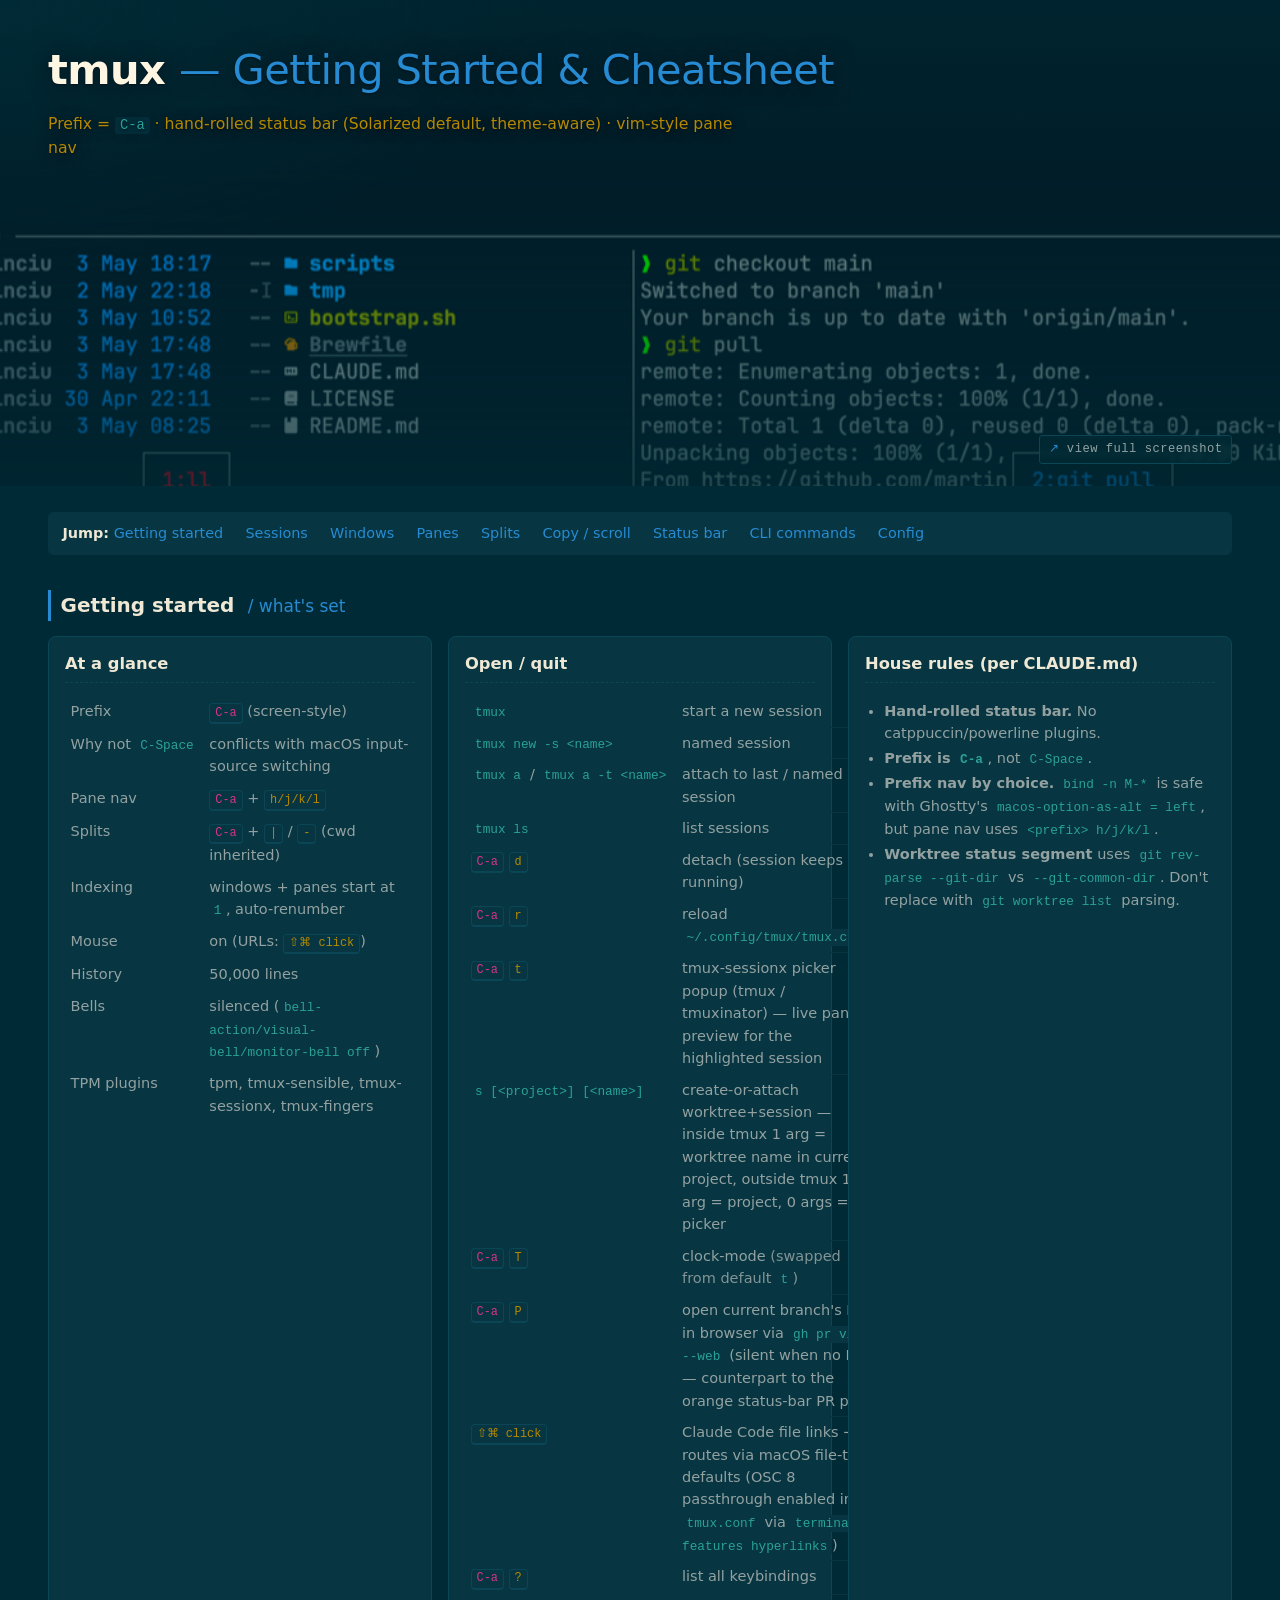
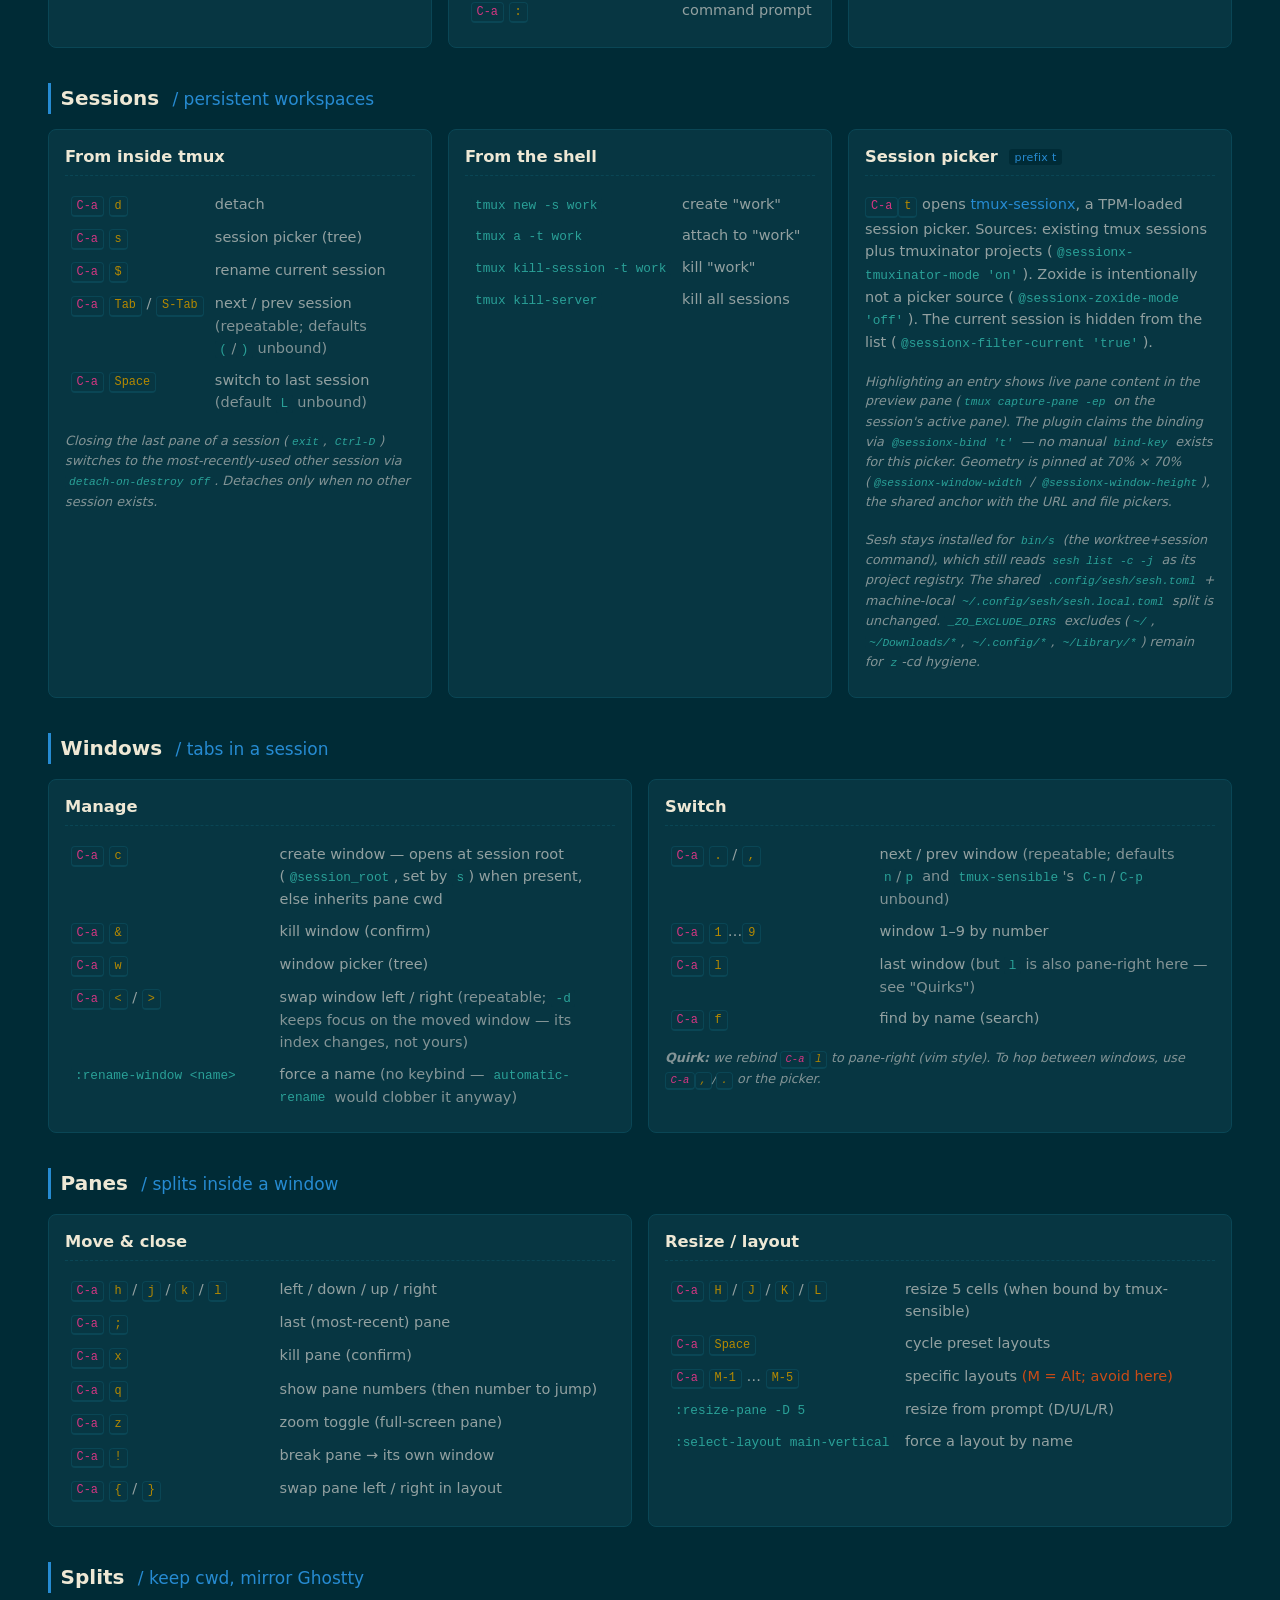
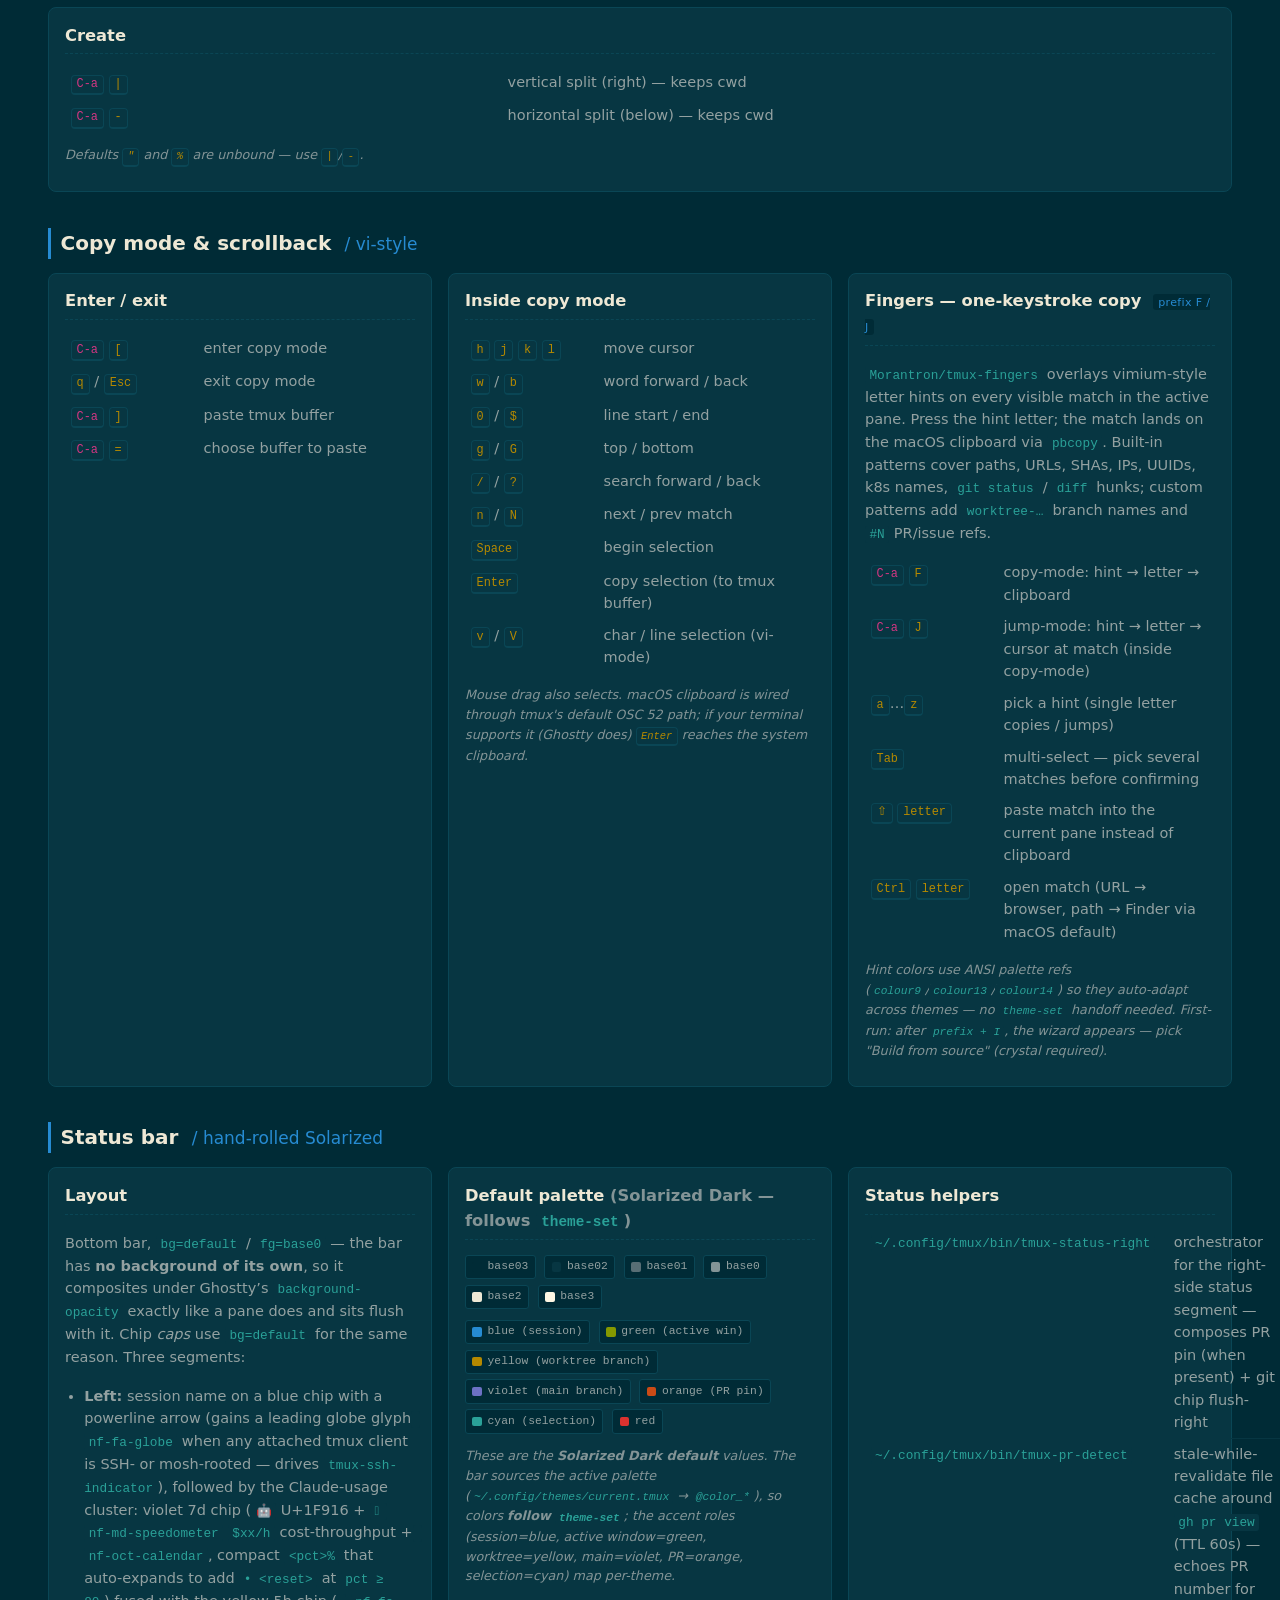
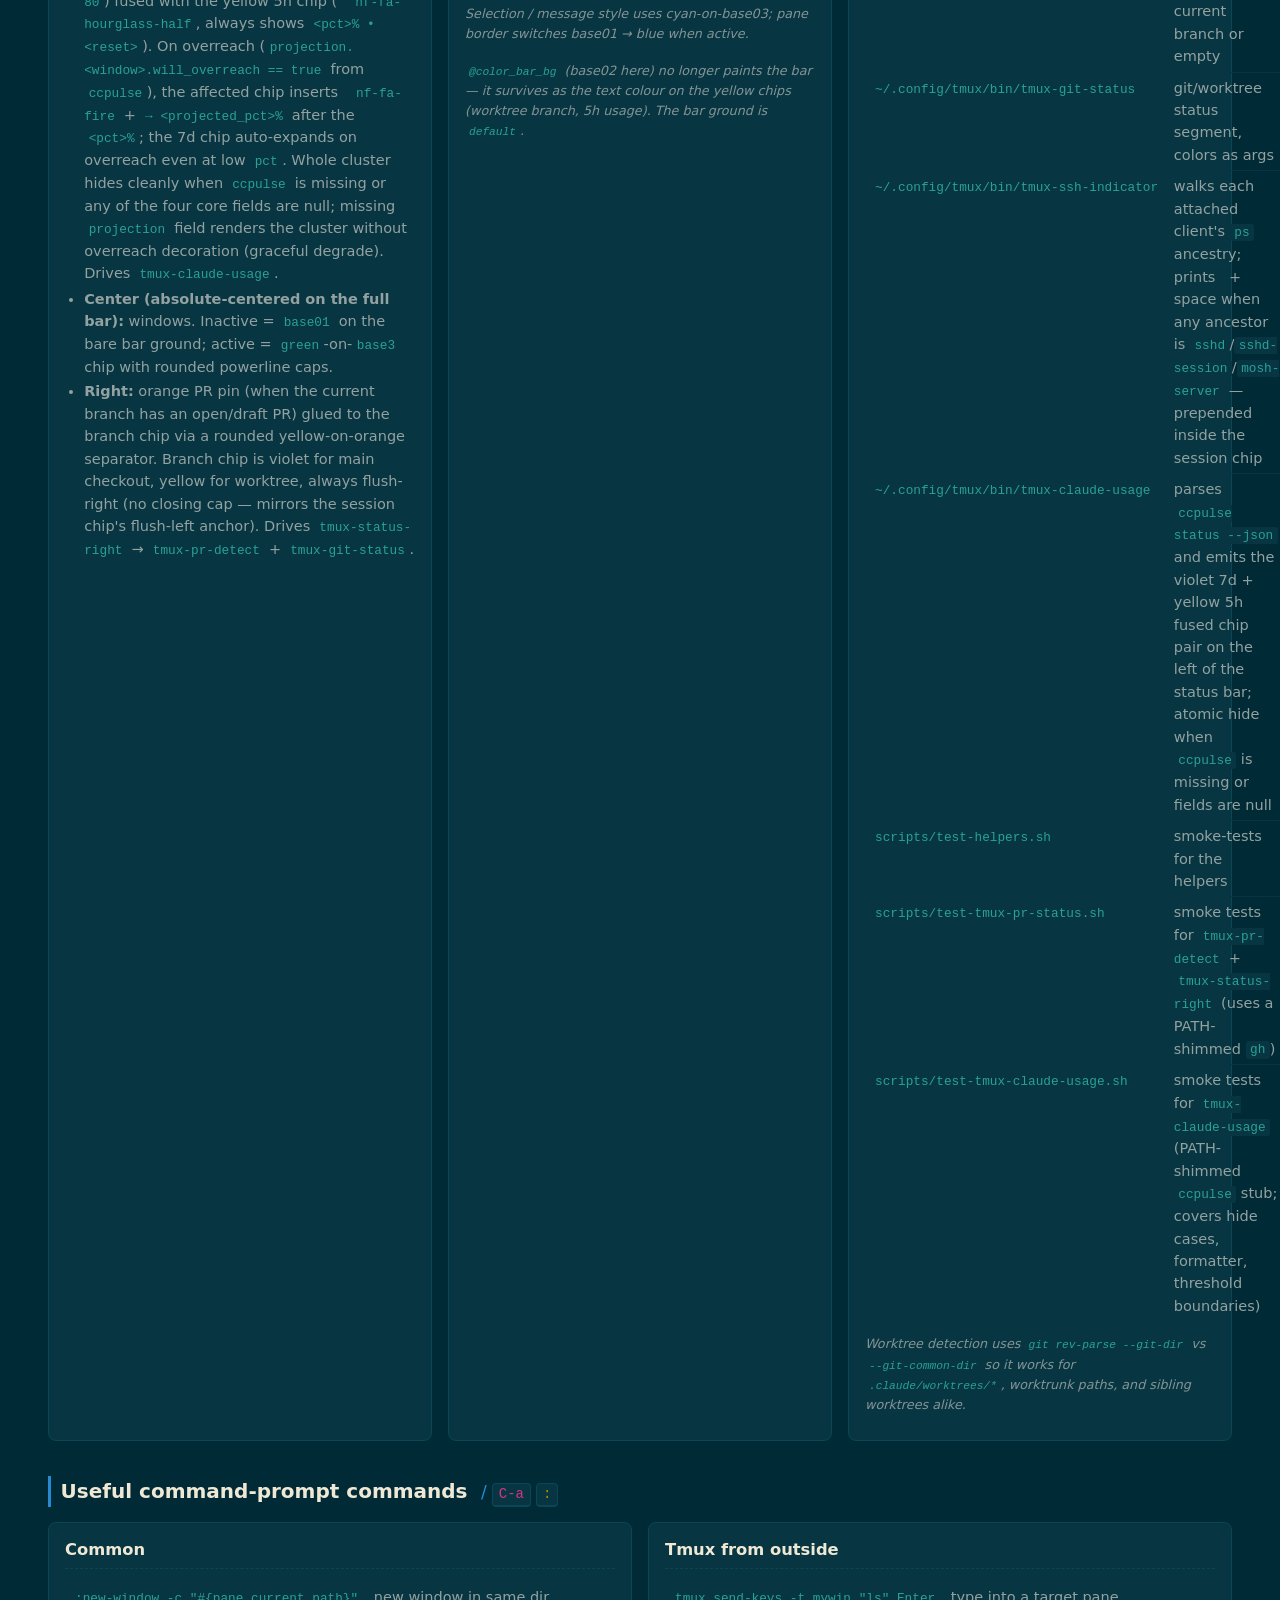
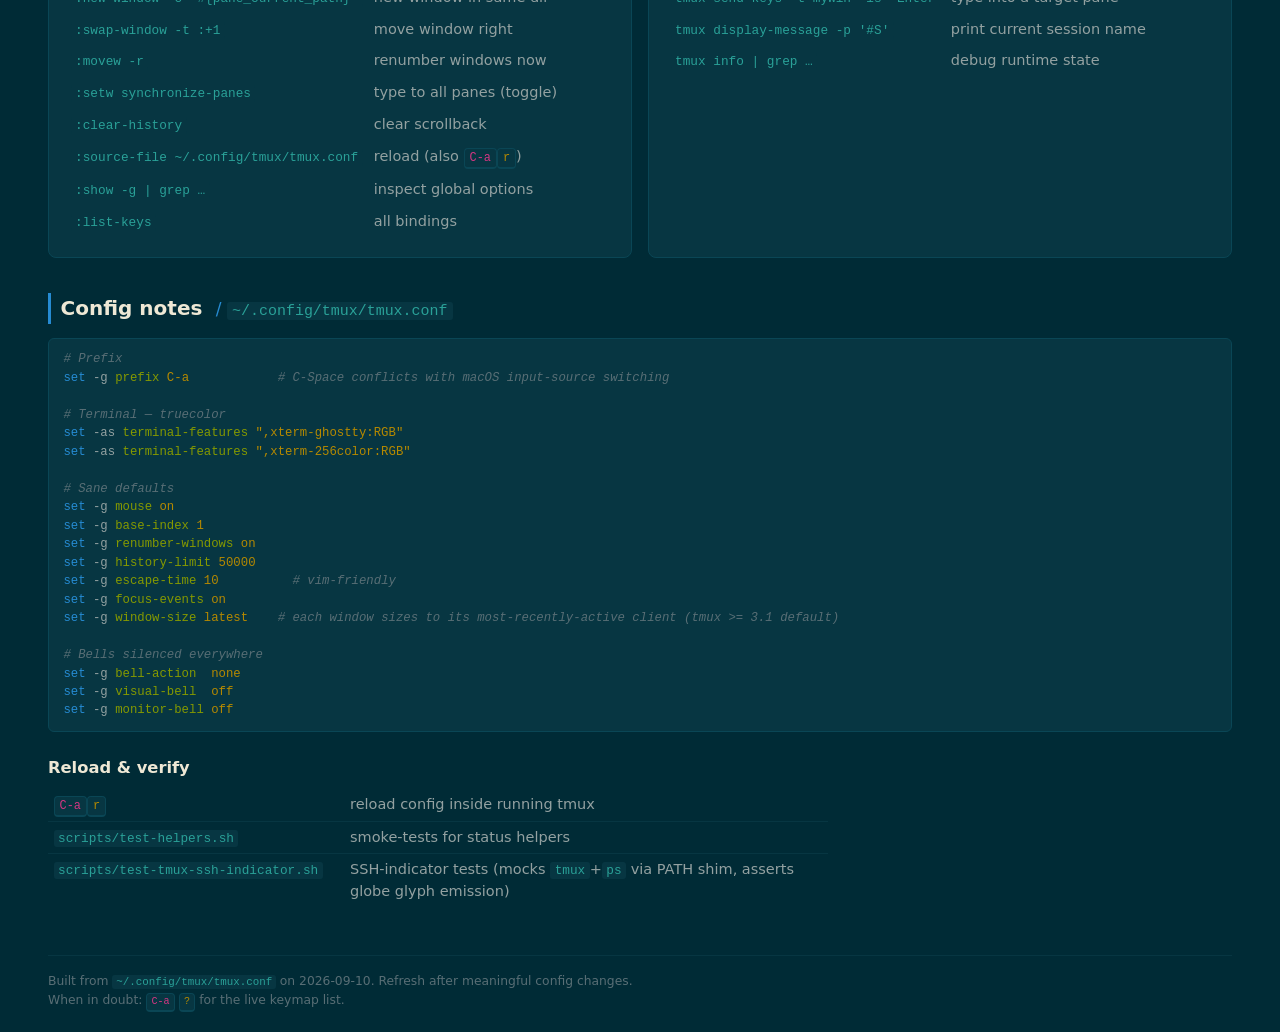
<file: docs/tmux-cheatsheet.html>
<!doctype html>
<html lang="en">
<head>
<meta charset="utf-8" />
<meta name="viewport" content="width=device-width,initial-scale=1" />
<title>tmux — Getting Started &amp; Cheatsheet</title>
<link rel="stylesheet" href="style.css" />
<style>
  .k.prefix { color: var(--magenta); }
  .swatch-row { display: flex; flex-wrap: wrap; gap: .35rem .55rem; margin: .4rem 0 .25rem; }
  .swatch { display: inline-flex; align-items: center; gap: .35rem; padding: .15rem .4rem; background: var(--base03);
    border-radius: 3px; font-family: var(--mono); font-size: .78em; color: var(--base1); border: 1px solid #0a4655; }
  .swatch i { width: .85em; height: .85em; border-radius: 2px; display: inline-block; }
</style>
</head>
<body>

<section class="hero-band hero-band--zoom-bottom">
  <a class="hero-img" href="images/example_tmux.png" aria-label="Open full-size tmux screenshot">
    <img src="images/example_tmux-hero.png"
         alt="tmux session in Solarized Dark with hand-rolled status bar"
         width="1600" height="967" loading="eager" />
  </a>
  <div class="hero-inner">
    <h1>tmux <span class="accent">— Getting Started &amp; Cheatsheet</span></h1>
    <div class="sub">
      Prefix = <code>C-a</code> &middot; hand-rolled status bar (Solarized default, theme-aware) &middot; vim-style pane nav
    </div>
  </div>
  <a class="hero-cta" href="images/example_tmux.png">view full screenshot</a>
</section>

<nav class="toc">
  <strong style="color:var(--base2)">Jump:</strong>
  <a href="#start">Getting started</a>
  <a href="#sessions">Sessions</a>
  <a href="#windows">Windows</a>
  <a href="#panes">Panes</a>
  <a href="#splits">Splits</a>
  <a href="#copy">Copy / scroll</a>
  <a href="#status">Status bar</a>
  <a href="#cli">CLI commands</a>
  <a href="#config">Config</a>
</nav>

<!-- ═══════════════════════════════════════════════════════════════════════ -->
<h2 id="start">Getting started <span class="accent">/ what's set</span></h2>

<div class="grid">

  <div class="card">
    <h3>At a glance</h3>
    <table>
      <tr><td class="key">Prefix</td><td class="desc"><span class="k prefix">C-a</span> (screen-style)</td></tr>
      <tr><td class="key">Why not <code>C-Space</code></td><td class="desc">conflicts with macOS input-source switching</td></tr>
      <tr><td class="key">Pane nav</td><td class="desc"><span class="k prefix">C-a</span> + <span class="k">h/j/k/l</span></td></tr>
      <tr><td class="key">Splits</td><td class="desc"><span class="k prefix">C-a</span> + <span class="k">|</span> / <span class="k">-</span> (cwd inherited)</td></tr>
      <tr><td class="key">Indexing</td><td class="desc">windows + panes start at <code>1</code>, auto-renumber</td></tr>
      <tr><td class="key">Mouse</td><td class="desc">on (URLs: <span class="k">⇧⌘ click</span>)</td></tr>
      <tr><td class="key">History</td><td class="desc">50,000 lines</td></tr>
      <tr><td class="key">Bells</td><td class="desc">silenced (<code>bell-action/visual-bell/monitor-bell off</code>)</td></tr>
      <tr><td class="key">TPM plugins</td><td class="desc">tpm, tmux-sensible, tmux-sessionx, tmux-fingers</td></tr>
    </table>
  </div>

  <div class="card">
    <h3>Open / quit</h3>
    <table>
      <tr><td class="key"><code>tmux</code></td><td class="desc">start a new session</td></tr>
      <tr><td class="key"><code>tmux new -s &lt;name&gt;</code></td><td class="desc">named session</td></tr>
      <tr><td class="key"><code>tmux a</code> / <code>tmux a -t &lt;name&gt;</code></td><td class="desc">attach to last / named session</td></tr>
      <tr><td class="key"><code>tmux ls</code></td><td class="desc">list sessions</td></tr>
      <tr><td class="key"><span class="k prefix">C-a</span> <span class="k">d</span></td><td class="desc">detach (session keeps running)</td></tr>
      <tr><td class="key"><span class="k prefix">C-a</span> <span class="k">r</span></td><td class="desc">reload <code>~/.config/tmux/tmux.conf</code></td></tr>
      <tr><td class="key"><span class="k prefix">C-a</span> <span class="k">t</span></td><td class="desc">tmux-sessionx picker popup (tmux / tmuxinator) — live pane preview for the highlighted session</td></tr>
      <tr><td class="key"><code>s [&lt;project&gt;] [&lt;name&gt;]</code></td><td class="desc">create-or-attach worktree+session — inside tmux 1 arg = worktree name in current project, outside tmux 1 arg = project, 0 args = fzf picker</td></tr>
      <tr><td class="key"><span class="k prefix">C-a</span> <span class="k">T</span></td><td class="desc">clock-mode <span class="muted">(swapped from default <code>t</code>)</span></td></tr>
      <tr><td class="key"><span class="k prefix">C-a</span> <span class="k">P</span></td><td class="desc">open current branch's PR in browser via <code>gh pr view --web</code> (silent when no PR — counterpart to the orange status-bar PR pin)</td></tr>
      <tr><td class="key"><span class="k">⇧⌘ click</span></td><td class="desc">Claude Code file links → routes via macOS file-type defaults (OSC 8 passthrough enabled in <code>tmux.conf</code> via <code>terminal-features hyperlinks</code>)</td></tr>
      <tr><td class="key"><span class="k prefix">C-a</span> <span class="k">?</span></td><td class="desc">list all keybindings</td></tr>
      <tr><td class="key"><span class="k prefix">C-a</span> <span class="k">:</span></td><td class="desc">command prompt</td></tr>
    </table>
  </div>

  <div class="card">
    <h3>House rules (per CLAUDE.md)</h3>
    <ul class="compact">
      <li><strong>Hand-rolled status bar.</strong> No catppuccin/powerline plugins.</li>
      <li><strong>Prefix is <code>C-a</code></strong>, not <code>C-Space</code>.</li>
      <li><strong>Prefix nav by choice.</strong> <code>bind -n M-*</code> is safe with Ghostty's <code>macos-option-as-alt = left</code>, but pane nav uses <code>&lt;prefix&gt; h/j/k/l</code>.</li>
      <li><strong>Worktree status segment</strong> uses <code>git rev-parse --git-dir</code> vs <code>--git-common-dir</code>. Don't replace with <code>git worktree list</code> parsing.</li>
    </ul>
  </div>

</div>

<!-- ═══════════════════════════════════════════════════════════════════════ -->
<h2 id="sessions">Sessions <span class="accent">/ persistent workspaces</span></h2>

<div class="grid">
  <div class="card">
    <h3>From inside tmux</h3>
    <table>
      <tr><td class="key"><span class="k prefix">C-a</span> <span class="k">d</span></td><td class="desc">detach</td></tr>
      <tr><td class="key"><span class="k prefix">C-a</span> <span class="k">s</span></td><td class="desc">session picker (tree)</td></tr>
      <tr><td class="key"><span class="k prefix">C-a</span> <span class="k">$</span></td><td class="desc">rename current session</td></tr>
      <tr><td class="key"><span class="k prefix">C-a</span> <span class="k">Tab</span> / <span class="k">S-Tab</span></td><td class="desc">next / prev session <span class="muted">(repeatable; defaults <code>(</code>/<code>)</code> unbound)</span></td></tr>
      <tr><td class="key"><span class="k prefix">C-a</span> <span class="k">Space</span></td><td class="desc">switch to last session <span class="muted">(default <code>L</code> unbound)</span></td></tr>
    </table>
    <p class="note">Closing the last pane of a session (<code>exit</code>, <code>Ctrl-D</code>) switches to the most-recently-used other session via <code>detach-on-destroy off</code>. Detaches only when no other session exists.</p>
  </div>

  <div class="card">
    <h3>From the shell</h3>
    <table>
      <tr><td class="key"><code>tmux new -s work</code></td><td class="desc">create "work"</td></tr>
      <tr><td class="key"><code>tmux a -t work</code></td><td class="desc">attach to "work"</td></tr>
      <tr><td class="key"><code>tmux kill-session -t work</code></td><td class="desc">kill "work"</td></tr>
      <tr><td class="key"><code>tmux kill-server</code></td><td class="desc">kill all sessions</td></tr>
    </table>
  </div>

  <div class="card">
    <h3>Session picker <span class="pill">prefix t</span></h3>
    <p>
      <span class="k prefix">C-a</span><span class="k">t</span> opens
      <a href="https://github.com/omerxx/tmux-sessionx">tmux-sessionx</a>,
      a TPM-loaded session picker. Sources: existing tmux sessions plus
      tmuxinator projects (<code>@sessionx-tmuxinator-mode 'on'</code>).
      Zoxide is intentionally not a picker source
      (<code>@sessionx-zoxide-mode 'off'</code>). The current session is
      hidden from the list (<code>@sessionx-filter-current 'true'</code>).
    </p>
    <p class="note">
      Highlighting an entry shows live pane content in the preview pane
      (<code>tmux capture-pane -ep</code> on the session's active pane).
      The plugin claims the binding via <code>@sessionx-bind 't'</code> —
      no manual <code>bind-key</code> exists for this picker. Geometry is
      pinned at 70% × 70% (<code>@sessionx-window-width</code> /
      <code>@sessionx-window-height</code>), the shared anchor with the URL
      and file pickers.
    </p>
    <p class="note">
      Sesh stays installed for <code>bin/s</code> (the worktree+session
      command), which still reads <code>sesh list -c -j</code> as its
      project registry. The shared <code>.config/sesh/sesh.toml</code> +
      machine-local <code>~/.config/sesh/sesh.local.toml</code> split is
      unchanged. <code>_ZO_EXCLUDE_DIRS</code> excludes (<code>~/</code>,
      <code>~/Downloads/*</code>, <code>~/.config/*</code>,
      <code>~/Library/*</code>) remain for <code>z</code>-cd hygiene.
    </p>
  </div>

</div>

<!-- ═══════════════════════════════════════════════════════════════════════ -->
<h2 id="windows">Windows <span class="accent">/ tabs in a session</span></h2>

<div class="grid">
  <div class="card">
    <h3>Manage</h3>
    <table>
      <tr><td class="key"><span class="k prefix">C-a</span> <span class="k">c</span></td><td class="desc">create window — opens at session root (<code>@session_root</code>, set by <code>s</code>) when present, else inherits pane cwd</td></tr>
      <tr><td class="key"><span class="k prefix">C-a</span> <span class="k">&amp;</span></td><td class="desc">kill window (confirm)</td></tr>
      <tr><td class="key"><span class="k prefix">C-a</span> <span class="k">w</span></td><td class="desc">window picker (tree)</td></tr>
      <tr><td class="key"><span class="k prefix">C-a</span> <span class="k">&lt;</span> / <span class="k">&gt;</span></td><td class="desc">swap window left / right <span class="muted">(repeatable; <code>-d</code> keeps focus on the moved window — its index changes, not yours)</span></td></tr>
      <tr><td class="key"><code>:rename-window &lt;name&gt;</code></td><td class="desc">force a name <span class="muted">(no keybind — <code>automatic-rename</code> would clobber it anyway)</span></td></tr>
    </table>
  </div>

  <div class="card">
    <h3>Switch</h3>
    <table>
      <tr><td class="key"><span class="k prefix">C-a</span> <span class="k">.</span> / <span class="k">,</span></td><td class="desc">next / prev window <span class="muted">(repeatable; defaults <code>n</code>/<code>p</code> and <code>tmux-sensible</code>'s <code>C-n</code>/<code>C-p</code> unbound)</span></td></tr>
      <tr><td class="key"><span class="k prefix">C-a</span> <span class="k">1</span>…<span class="k">9</span></td><td class="desc">window 1–9 by number</td></tr>
      <tr><td class="key"><span class="k prefix">C-a</span> <span class="k">l</span></td><td class="desc">last window <span class="muted">(but <code>l</code> is also pane-right here — see "Quirks")</span></td></tr>
      <tr><td class="key"><span class="k prefix">C-a</span> <span class="k">f</span></td><td class="desc">find by name (search)</td></tr>
    </table>
    <p class="note"><strong>Quirk:</strong> we rebind <span class="k prefix">C-a</span><span class="k">l</span> to <em>pane-right</em> (vim style). To hop between windows, use <span class="k prefix">C-a</span><span class="k">,</span>/<span class="k">.</span> or the picker.</p>
  </div>
</div>

<!-- ═══════════════════════════════════════════════════════════════════════ -->
<h2 id="panes">Panes <span class="accent">/ splits inside a window</span></h2>

<div class="grid">
  <div class="card">
    <h3>Move &amp; close</h3>
    <table>
      <tr><td class="key"><span class="k prefix">C-a</span> <span class="k">h</span> / <span class="k">j</span> / <span class="k">k</span> / <span class="k">l</span></td><td class="desc">left / down / up / right</td></tr>
      <tr><td class="key"><span class="k prefix">C-a</span> <span class="k">;</span></td><td class="desc">last (most-recent) pane</td></tr>
      <tr><td class="key"><span class="k prefix">C-a</span> <span class="k">x</span></td><td class="desc">kill pane (confirm)</td></tr>
      <tr><td class="key"><span class="k prefix">C-a</span> <span class="k">q</span></td><td class="desc">show pane numbers (then number to jump)</td></tr>
      <tr><td class="key"><span class="k prefix">C-a</span> <span class="k">z</span></td><td class="desc">zoom toggle (full-screen pane)</td></tr>
      <tr><td class="key"><span class="k prefix">C-a</span> <span class="k">!</span></td><td class="desc">break pane → its own window</td></tr>
      <tr><td class="key"><span class="k prefix">C-a</span> <span class="k">{</span> / <span class="k">}</span></td><td class="desc">swap pane left / right in layout</td></tr>
    </table>
  </div>

  <div class="card">
    <h3>Resize / layout</h3>
    <table>
      <tr><td class="key"><span class="k prefix">C-a</span> <span class="k">H</span> / <span class="k">J</span> / <span class="k">K</span> / <span class="k">L</span></td><td class="desc">resize 5 cells (when bound by tmux-sensible)</td></tr>
      <tr><td class="key"><span class="k prefix">C-a</span> <span class="k">Space</span></td><td class="desc">cycle preset layouts</td></tr>
      <tr><td class="key"><span class="k prefix">C-a</span> <span class="k">M-1</span> … <span class="k">M-5</span></td><td class="desc">specific layouts <span class="warn">(M = Alt; avoid here)</span></td></tr>
      <tr><td class="key"><code>:resize-pane -D 5</code></td><td class="desc">resize from prompt (D/U/L/R)</td></tr>
      <tr><td class="key"><code>:select-layout main-vertical</code></td><td class="desc">force a layout by name</td></tr>
    </table>
  </div>
</div>

<!-- ═══════════════════════════════════════════════════════════════════════ -->
<h2 id="splits">Splits <span class="accent">/ keep cwd, mirror Ghostty</span></h2>

<div class="grid">
  <div class="card">
    <h3>Create</h3>
    <table>
      <tr><td class="key"><span class="k prefix">C-a</span> <span class="k">|</span></td><td class="desc">vertical split (right) — keeps cwd</td></tr>
      <tr><td class="key"><span class="k prefix">C-a</span> <span class="k">-</span></td><td class="desc">horizontal split (below) — keeps cwd</td></tr>
    </table>
    <p class="note">Defaults <span class="k">"</span> and <span class="k">%</span> are unbound — use <span class="k">|</span>/<span class="k">-</span>.</p>
  </div>
</div>

<!-- ═══════════════════════════════════════════════════════════════════════ -->
<h2 id="copy">Copy mode &amp; scrollback <span class="accent">/ vi-style</span></h2>

<div class="grid">
  <div class="card">
    <h3>Enter / exit</h3>
    <table>
      <tr><td class="key"><span class="k prefix">C-a</span> <span class="k">[</span></td><td class="desc">enter copy mode</td></tr>
      <tr><td class="key"><span class="k">q</span> / <span class="k">Esc</span></td><td class="desc">exit copy mode</td></tr>
      <tr><td class="key"><span class="k prefix">C-a</span> <span class="k">]</span></td><td class="desc">paste tmux buffer</td></tr>
      <tr><td class="key"><span class="k prefix">C-a</span> <span class="k">=</span></td><td class="desc">choose buffer to paste</td></tr>
    </table>
  </div>

  <div class="card">
    <h3>Inside copy mode</h3>
    <table>
      <tr><td class="key"><span class="k">h</span> <span class="k">j</span> <span class="k">k</span> <span class="k">l</span></td><td class="desc">move cursor</td></tr>
      <tr><td class="key"><span class="k">w</span> / <span class="k">b</span></td><td class="desc">word forward / back</td></tr>
      <tr><td class="key"><span class="k">0</span> / <span class="k">$</span></td><td class="desc">line start / end</td></tr>
      <tr><td class="key"><span class="k">g</span> / <span class="k">G</span></td><td class="desc">top / bottom</td></tr>
      <tr><td class="key"><span class="k">/</span> / <span class="k">?</span></td><td class="desc">search forward / back</td></tr>
      <tr><td class="key"><span class="k">n</span> / <span class="k">N</span></td><td class="desc">next / prev match</td></tr>
      <tr><td class="key"><span class="k">Space</span></td><td class="desc">begin selection</td></tr>
      <tr><td class="key"><span class="k">Enter</span></td><td class="desc">copy selection (to tmux buffer)</td></tr>
      <tr><td class="key"><span class="k">v</span> / <span class="k">V</span></td><td class="desc">char / line selection (vi-mode)</td></tr>
    </table>
    <p class="note">Mouse drag also selects. macOS clipboard is wired through tmux's default OSC 52 path; if your terminal supports it (Ghostty does) <span class="k">Enter</span> reaches the system clipboard.</p>
  </div>

  <div class="card">
    <h3>Fingers — one-keystroke copy <span class="pill">prefix F / J</span></h3>
    <p>
      <code>Morantron/tmux-fingers</code> overlays vimium-style letter
      hints on every visible match in the active pane. Press the hint
      letter; the match lands on the macOS clipboard via <code>pbcopy</code>.
      Built-in patterns cover paths, URLs, SHAs, IPs, UUIDs, k8s names,
      <code>git status</code> / <code>diff</code> hunks; custom patterns
      add <code>worktree-…</code> branch names and <code>#N</code>
      PR/issue refs.
    </p>
    <table>
      <tr><td class="key"><span class="k prefix">C-a</span> <span class="k">F</span></td><td class="desc">copy-mode: hint → letter → clipboard</td></tr>
      <tr><td class="key"><span class="k prefix">C-a</span> <span class="k">J</span></td><td class="desc">jump-mode: hint → letter → cursor at match (inside copy-mode)</td></tr>
      <tr><td class="key"><span class="k">a</span>…<span class="k">z</span></td><td class="desc">pick a hint (single letter copies / jumps)</td></tr>
      <tr><td class="key"><span class="k">Tab</span></td><td class="desc">multi-select — pick several matches before confirming</td></tr>
      <tr><td class="key"><span class="k">⇧</span> <span class="k">letter</span></td><td class="desc">paste match into the current pane instead of clipboard</td></tr>
      <tr><td class="key"><span class="k">Ctrl</span> <span class="k">letter</span></td><td class="desc">open match (URL → browser, path → Finder via macOS default)</td></tr>
    </table>
    <p class="note">Hint colors use ANSI palette refs (<code>colour9</code>/<code>colour13</code>/<code>colour14</code>) so they auto-adapt across themes — no <code>theme-set</code> handoff needed. First-run: after <code>prefix + I</code>, the wizard appears — pick "Build from source" (crystal required).</p>
  </div>
</div>

<!-- ═══════════════════════════════════════════════════════════════════════ -->
<h2 id="status">Status bar <span class="accent">/ hand-rolled Solarized</span></h2>

<div class="grid">
  <div class="card">
    <h3>Layout</h3>
    <p>Bottom bar, <code>bg=default</code> / <code>fg=base0</code> — the bar has <strong>no background of its own</strong>, so it composites under Ghostty’s <code>background-opacity</code> exactly like a pane does and sits flush with it. Chip <em>caps</em> use <code>bg=default</code> for the same reason. Three segments:</p>
    <ul class="compact">
      <li><strong>Left:</strong> session name on a blue chip with a powerline arrow (gains a leading globe glyph <code></code> <code>nf-fa-globe</code> when any attached tmux client is SSH- or mosh-rooted — drives <code>tmux-ssh-indicator</code>), followed by the Claude-usage cluster: violet 7d chip (<code>🤖</code> U+1F916 + <code>󰓅</code> <code>nf-md-speedometer</code> <code>$xx/h</code> cost-throughput + <code></code> <code>nf-oct-calendar</code>, compact <code>&lt;pct&gt;%</code> that auto-expands to add <code>• &lt;reset&gt;</code> at <code>pct ≥ 80</code>) fused with the yellow 5h chip (<code></code> <code>nf-fa-hourglass-half</code>, always shows <code>&lt;pct&gt;% • &lt;reset&gt;</code>). On overreach (<code>projection.&lt;window&gt;.will_overreach == true</code> from <code>ccpulse</code>), the affected chip inserts <code></code> <code>nf-fa-fire</code> + <code>→ &lt;projected_pct&gt;%</code> after the <code>&lt;pct&gt;%</code>; the 7d chip auto-expands on overreach even at low <code>pct</code>. Whole cluster hides cleanly when <code>ccpulse</code> is missing or any of the four core fields are null; missing <code>projection</code> field renders the cluster without overreach decoration (graceful degrade). Drives <code>tmux-claude-usage</code>.</li>
      <li><strong>Center (absolute-centered on the full bar):</strong> windows. Inactive = <code>base01</code> on the bare bar ground; active = <code>green</code>-on-<code>base3</code> chip with rounded powerline caps.</li>
      <li><strong>Right:</strong> orange PR pin (when the current branch has an open/draft PR) glued to the branch chip via a rounded yellow-on-orange separator. Branch chip is violet for main checkout, yellow for worktree, always flush-right (no closing cap — mirrors the session chip's flush-left anchor). Drives <code>tmux-status-right</code> → <code>tmux-pr-detect</code> + <code>tmux-git-status</code>.</li>
    </ul>
  </div>

  <div class="card">
    <h3>Default palette <span class="muted">(Solarized Dark — follows <code>theme-set</code>)</span></h3>
    <div class="swatch-row">
      <span class="swatch"><i style="background:#002b36"></i> base03</span>
      <span class="swatch"><i style="background:#073642"></i> base02</span>
      <span class="swatch"><i style="background:#586e75"></i> base01</span>
      <span class="swatch"><i style="background:#839496"></i> base0</span>
      <span class="swatch"><i style="background:#eee8d5"></i> base2</span>
      <span class="swatch"><i style="background:#fdf6e3"></i> base3</span>
    </div>
    <div class="swatch-row">
      <span class="swatch"><i style="background:#268bd2"></i> blue (session)</span>
      <span class="swatch"><i style="background:#859900"></i> green (active win)</span>
      <span class="swatch"><i style="background:#b58900"></i> yellow (worktree branch)</span>
      <span class="swatch"><i style="background:#6c71c4"></i> violet (main branch)</span>
      <span class="swatch"><i style="background:#cb4b16"></i> orange (PR pin)</span>
      <span class="swatch"><i style="background:#2aa198"></i> cyan (selection)</span>
      <span class="swatch"><i style="background:#dc322f"></i> red</span>
    </div>
    <p class="note">These are the <strong>Solarized Dark default</strong> values. The bar sources the active palette (<code>~/.config/themes/current.tmux</code> → <code>@color_*</code>), so colors <strong>follow <code>theme-set</code></strong>; the accent <em>roles</em> (session=blue, active window=green, worktree=yellow, main=violet, PR=orange, selection=cyan) map per-theme.</p>
    <p class="note">Selection / message style uses cyan-on-base03; pane border switches base01 → blue when active.</p>
    <p class="note"><code>@color_bar_bg</code> (base02 here) no longer paints the bar — it survives as the <em>text</em> colour on the yellow chips (worktree branch, 5h usage). The bar ground is <code>default</code>.</p>
  </div>

  <div class="card">
    <h3>Status helpers</h3>
    <table>
      <tr><td class="key"><code>~/.config/tmux/bin/tmux-status-right</code></td><td class="desc">orchestrator for the right-side status segment — composes PR pin (when present) + git chip flush-right</td></tr>
      <tr><td class="key"><code>~/.config/tmux/bin/tmux-pr-detect</code></td><td class="desc">stale-while-revalidate file cache around <code>gh pr view</code> (TTL 60s) — echoes PR number for current branch or empty</td></tr>
      <tr><td class="key"><code>~/.config/tmux/bin/tmux-git-status</code></td><td class="desc">git/worktree status segment, colors as args</td></tr>
      <tr><td class="key"><code>~/.config/tmux/bin/tmux-ssh-indicator</code></td><td class="desc">walks each attached client's <code>ps</code> ancestry; prints <code></code> + space when any ancestor is <code>sshd</code>/<code>sshd-session</code>/<code>mosh-server</code> — prepended inside the session chip</td></tr>
      <tr><td class="key"><code>~/.config/tmux/bin/tmux-claude-usage</code></td><td class="desc">parses <code>ccpulse status --json</code> and emits the violet 7d + yellow 5h fused chip pair on the left of the status bar; atomic hide when <code>ccpulse</code> is missing or fields are null</td></tr>
      <tr><td class="key"><code>scripts/test-helpers.sh</code></td><td class="desc">smoke-tests for the helpers</td></tr>
      <tr><td class="key"><code>scripts/test-tmux-pr-status.sh</code></td><td class="desc">smoke tests for <code>tmux-pr-detect</code> + <code>tmux-status-right</code> (uses a PATH-shimmed <code>gh</code>)</td></tr>
      <tr><td class="key"><code>scripts/test-tmux-claude-usage.sh</code></td><td class="desc">smoke tests for <code>tmux-claude-usage</code> (PATH-shimmed <code>ccpulse</code> stub; covers hide cases, formatter, threshold boundaries)</td></tr>
    </table>
    <p class="note">Worktree detection uses <code>git rev-parse --git-dir</code> vs <code>--git-common-dir</code> so it works for <code>.claude/worktrees/*</code>, worktrunk paths, and sibling worktrees alike.</p>
  </div>
</div>

<!-- ═══════════════════════════════════════════════════════════════════════ -->
<h2 id="cli">Useful command-prompt commands <span class="accent">/ <span class="k prefix">C-a</span> <span class="k">:</span></span></h2>

<div class="grid">
  <div class="card">
    <h3>Common</h3>
    <table>
      <tr><td class="key"><code>:new-window -c "#{pane_current_path}"</code></td><td class="desc">new window in same dir</td></tr>
      <tr><td class="key"><code>:swap-window -t :+1</code></td><td class="desc">move window right</td></tr>
      <tr><td class="key"><code>:movew -r</code></td><td class="desc">renumber windows now</td></tr>
      <tr><td class="key"><code>:setw synchronize-panes</code></td><td class="desc">type to all panes (toggle)</td></tr>
      <tr><td class="key"><code>:clear-history</code></td><td class="desc">clear scrollback</td></tr>
      <tr><td class="key"><code>:source-file ~/.config/tmux/tmux.conf</code></td><td class="desc">reload (also <span class="k prefix">C-a</span><span class="k">r</span>)</td></tr>
      <tr><td class="key"><code>:show -g | grep …</code></td><td class="desc">inspect global options</td></tr>
      <tr><td class="key"><code>:list-keys</code></td><td class="desc">all bindings</td></tr>
    </table>
  </div>

  <div class="card">
    <h3>Tmux from outside</h3>
    <table>
      <tr><td class="key"><code>tmux send-keys -t mywin "ls" Enter</code></td><td class="desc">type into a target pane</td></tr>
      <tr><td class="key"><code>tmux display-message -p '#S'</code></td><td class="desc">print current session name</td></tr>
      <tr><td class="key"><code>tmux info | grep …</code></td><td class="desc">debug runtime state</td></tr>
    </table>
  </div>
</div>

<!-- ═══════════════════════════════════════════════════════════════════════ -->
<h2 id="config">Config notes <span class="accent">/ <code>~/.config/tmux/tmux.conf</code></span></h2>

<pre><span class="c"># Prefix</span>
<span class="kw">set</span> -g <span class="cmd">prefix</span> <span class="arg">C-a</span>            <span class="c"># C-Space conflicts with macOS input-source switching</span>

<span class="c"># Terminal — truecolor</span>
<span class="kw">set</span> -as <span class="cmd">terminal-features</span> <span class="arg">",xterm-ghostty:RGB"</span>
<span class="kw">set</span> -as <span class="cmd">terminal-features</span> <span class="arg">",xterm-256color:RGB"</span>

<span class="c"># Sane defaults</span>
<span class="kw">set</span> -g <span class="cmd">mouse</span> <span class="arg">on</span>
<span class="kw">set</span> -g <span class="cmd">base-index</span> <span class="arg">1</span>
<span class="kw">set</span> -g <span class="cmd">renumber-windows</span> <span class="arg">on</span>
<span class="kw">set</span> -g <span class="cmd">history-limit</span> <span class="arg">50000</span>
<span class="kw">set</span> -g <span class="cmd">escape-time</span> <span class="arg">10</span>          <span class="c"># vim-friendly</span>
<span class="kw">set</span> -g <span class="cmd">focus-events</span> <span class="arg">on</span>
<span class="kw">set</span> -g <span class="cmd">window-size</span> <span class="arg">latest</span>    <span class="c"># each window sizes to its most-recently-active client (tmux >= 3.1 default)</span>

<span class="c"># Bells silenced everywhere</span>
<span class="kw">set</span> -g <span class="cmd">bell-action</span>  <span class="arg">none</span>
<span class="kw">set</span> -g <span class="cmd">visual-bell</span>  <span class="arg">off</span>
<span class="kw">set</span> -g <span class="cmd">monitor-bell</span> <span class="arg">off</span></pre>

<h3>Reload &amp; verify</h3>
<table style="max-width:780px">
  <tr><td class="key"><span class="k prefix">C-a</span><span class="k">r</span></td><td class="desc">reload config inside running tmux</td></tr>
  <tr><td class="key"><code>scripts/test-helpers.sh</code></td><td class="desc">smoke-tests for status helpers</td></tr>
  <tr><td class="key"><code>scripts/test-tmux-ssh-indicator.sh</code></td><td class="desc">SSH-indicator tests (mocks <code>tmux</code>+<code>ps</code> via PATH shim, asserts globe glyph emission)</td></tr>
</table>

<footer>
  Built from <code>~/.config/tmux/tmux.conf</code> on 2026-09-10. Refresh after meaningful config changes.
  <br>
  When in doubt: <span class="k prefix">C-a</span> <span class="k">?</span> for the live keymap list.
</footer>

</body>
</html>
</file>
<file: docs/style.css>
/* Solarized Dark palette — shared by all cheatsheets and the landing page.
   Page-specific rules live in each page's residual inline <style> block. */
:root {
  --base03:  #002b36; --base02: #073642; --base01: #586e75; --base00: #657b83;
  --base0:   #839496; --base1:  #93a1a1; --base2:  #eee8d5; --base3:  #fdf6e3;
  --yellow:  #b58900; --orange: #cb4b16; --red:    #dc322f; --magenta: #d33682;
  --violet:  #6c71c4; --blue:   #268bd2; --cyan:   #2aa198; --green:  #859900;
  --mono: "JetBrainsMono Nerd Font", "JetBrainsMono", "Menlo", "Consolas", monospace;
  --sans: -apple-system, BlinkMacSystemFont, "SF Pro Text", "Segoe UI", system-ui, sans-serif;
}
* { box-sizing: border-box; }
html, body { margin: 0; padding: 0; }
body { background: var(--base03); color: var(--base1); font-family: var(--sans);
  line-height: 1.55; font-size: 14.5px; padding: 0 clamp(1rem, 4vw, 3rem) 4rem;
  overflow-x: hidden; }
/* Plain header (used on the index page) */
header { border-bottom: 1px solid var(--base02); padding: 2.2rem 0 1.2rem; margin-bottom: 1.6rem; }
header h1 { margin: 0 0 .35rem; font-size: 1.8rem; color: var(--base3); font-weight: 600; letter-spacing: -.01em; }
header .sub { color: var(--base0); font-size: .95rem; }
header .sub code { color: var(--cyan); }

/* ─── Hero band ───────────────────────────────────────────────────────────────────
   Used on the three cheatsheet pages. Image is full-bleed (breaks the body
   padding via 100vw), masked to fade into the page background on all four
   edges. The page title overlays the upper-left on a soft vignette. */
.hero-band { position: relative; width: 100vw; left: 50%; right: 50%;
  margin-left: -50vw; margin-right: -50vw; margin-bottom: 1.6rem;
  padding: 0; overflow: hidden;
  background: var(--base03);
  isolation: isolate; }
.hero-band .hero-img { position: absolute; inset: 0; z-index: 0; display: block; }
.hero-band .hero-img img { width: 100%; height: 100%; object-fit: cover;
  object-position: center top; display: block;
  /* Fade out toward bottom AND sides so the screenshot dissolves into the page */
  -webkit-mask-image:
    linear-gradient(to bottom, #000 0%, #000 38%, rgba(0,0,0,.55) 72%, transparent 100%),
    linear-gradient(to right,  transparent 0%, #000 6%, #000 94%, transparent 100%);
  -webkit-mask-composite: source-in;
          mask-image:
    linear-gradient(to bottom, #000 0%, #000 38%, rgba(0,0,0,.55) 72%, transparent 100%),
    linear-gradient(to right,  transparent 0%, #000 6%, #000 94%, transparent 100%);
          mask-composite: intersect; }
/* Vignette behind the title for legibility, scoped to upper-left */
.hero-band::before { content: ""; position: absolute; inset: 0; z-index: 1; pointer-events: none;
  background:
    radial-gradient(ellipse 60% 80% at 0% 0%, rgba(0,43,54,.85), rgba(0,43,54,0) 70%),
    linear-gradient(to bottom, rgba(0,43,54,.55) 0%, rgba(0,43,54,0) 40%); }
.hero-band .hero-inner { position: relative; z-index: 2;
  padding: 2.4rem clamp(1rem, 4vw, 3rem) 11rem;
  min-height: clamp(360px, 38vw, 560px);
  display: flex; flex-direction: column; justify-content: flex-start; }
.hero-band h1 { margin: 0 0 .55rem; font-size: clamp(1.9rem, 3.6vw, 2.6rem);
  color: var(--base3); font-weight: 600; letter-spacing: -.015em;
  text-shadow: 0 1px 22px rgba(0,21,28,.85), 0 1px 2px rgba(0,21,28,.9); }
.hero-band h1 .accent { color: var(--blue); font-weight: 400; }
.hero-band .sub { color: var(--yellow); font-size: .98rem; max-width: 70ch;
  text-shadow: 0 1px 14px rgba(0,21,28,.95), 0 1px 2px rgba(0,21,28,.9); }
.hero-band .sub code { color: var(--cyan); background: rgba(7,54,66,.7); }
.hero-band .sub .warn { color: var(--orange); }
/* Variant: zoom on the middle of the screenshot (used on the tmux page so
   the hand-rolled status bar / pane content is the focal point) */
.hero-band--zoom-bottom .hero-img img { object-position: center center;
  transform: scale(1.6); transform-origin: center center; }
/* "view full screenshot" affordance, anchored bottom-right of the band */
.hero-band .hero-cta { position: absolute; right: clamp(1rem, 4vw, 3rem); bottom: 1.4rem;
  z-index: 2; font-family: var(--mono); font-size: .76rem; letter-spacing: .04em;
  color: var(--base1); background: rgba(0,43,54,.7); border: 1px solid #0a4655;
  padding: .35em .7em; border-radius: 3px; text-decoration: none;
  backdrop-filter: blur(2px); }
.hero-band .hero-cta:hover { color: var(--cyan); border-color: var(--cyan); text-decoration: none; }
.hero-band .hero-cta::before { content: "↗ "; color: var(--blue); }
.hero-band .hero-cta:hover::before { color: var(--cyan); }
nav.toc { margin: 1rem 0 1.6rem; padding: .65rem .9rem; background: var(--base02); border-radius: 6px; font-size: .9rem; color: var(--base0); }
a { color: var(--blue); text-decoration: none; }
a:hover { color: var(--cyan); text-decoration: underline; }
a code { color: var(--blue); }
a:hover code { color: var(--cyan); }
nav.toc a { margin-right: 1.1rem; white-space: nowrap; }
h2 { color: var(--base2); border-left: 3px solid var(--blue); padding-left: .6rem; margin: 2.2rem 0 .9rem; font-size: 1.25rem; font-weight: 600; }
h2 .accent { color: var(--blue); font-weight: 400; font-size: .85em; margin-left: .4rem; }
h3 { color: var(--base2); margin: 1.4rem 0 .55rem; font-size: 1.02rem; font-weight: 600; }
p { margin: .55rem 0; }
code, kbd, .k { font-family: var(--mono); font-size: .88em; }
code { background: var(--base02); color: var(--cyan); padding: .08em .35em; border-radius: 3px; }
kbd, .k { display: inline-block; background: var(--base02); color: var(--yellow); border: 1px solid #0a4655;
  border-bottom-width: 2px; border-radius: 4px; padding: .05em .42em; font-size: .82em; line-height: 1.4; white-space: nowrap; }
.grid { display: grid; grid-template-columns: repeat(auto-fit, minmax(360px, 1fr)); gap: 1rem; }
.card { background: var(--base02); border: 1px solid #0a4655; border-radius: 8px; padding: .9rem 1rem 1rem; display: flex; flex-direction: column; color: inherit; text-decoration: none;
  transition: transform .25s ease, box-shadow .25s ease, background-color .25s ease; }
.card > .shot { margin-top: auto; }
.card:hover { text-decoration: none;
  transform: translateY(-3px);
  background: #0a3a47;
  box-shadow: 0 8px 22px rgba(0,21,28,.55), 0 0 0 1px rgba(38,139,210,.18); }
.card:hover h3 { color: var(--base3); }
.card h3 { margin-top: 0; color: var(--base2); border-bottom: 1px dashed #0a4655; padding-bottom: .35rem; }
.card h3 .pill { background: var(--base03); color: var(--blue); font-size: .68em; font-weight: 500;
  padding: .15em .5em; border-radius: 3px; margin-left: .5em; vertical-align: middle; letter-spacing: .03em; }
.shot { display: block; line-height: 0; border-radius: 6px; overflow: hidden; margin-bottom: .8rem; }
.shot img { width: 100%; height: auto; display: block; }
table { width: 100%; border-collapse: collapse; margin: .25rem 0; }
td { padding: .25rem .35rem; vertical-align: top; border-bottom: 1px solid #073642; }
tr:last-child td { border-bottom: 0; }
td.key { width: 38%; white-space: nowrap; }
td.desc { color: var(--base1); }
.muted { color: var(--base0); }
.note { color: var(--base0); font-size: .88em; font-style: italic; }
.warn { color: var(--orange); }
ul.compact { margin: .35rem 0 .25rem; padding-left: 1.2rem; }
ul.compact li { margin: .15rem 0; }
pre { background: var(--base02); border: 1px solid #0a4655; border-radius: 6px; padding: .7rem .9rem;
  overflow-x: auto; color: var(--base1); font-family: var(--mono); font-size: .85em; line-height: 1.5; }
pre .c   { color: var(--base01); font-style: italic; }
pre .cmd { color: var(--green); }
pre .arg { color: var(--yellow); }
pre .kw  { color: var(--blue); }
footer { margin-top: 3rem; padding-top: 1rem; border-top: 1px solid var(--base02); color: var(--base01); font-size: .85em; }
@media print {
  body { background: white; color: #222; padding: 1rem; font-size: 11px; }
  .card { background: #fafafa; border-color: #ccc; break-inside: avoid; }
  h2 { color: #111; border-color: #888; } h3, header h1 { color: #111; }
  kbd, .k { background: #eee; color: #b58900; border-color: #bbb; }
  code { background: #f3f3f3; color: #2aa198; }
  nav.toc { display: none; } a { color: #268bd2 !important; }
  pre { background: #f6f6f6; color: #222; }
  .shot, .hero-band { display: none; }
}
</file>
